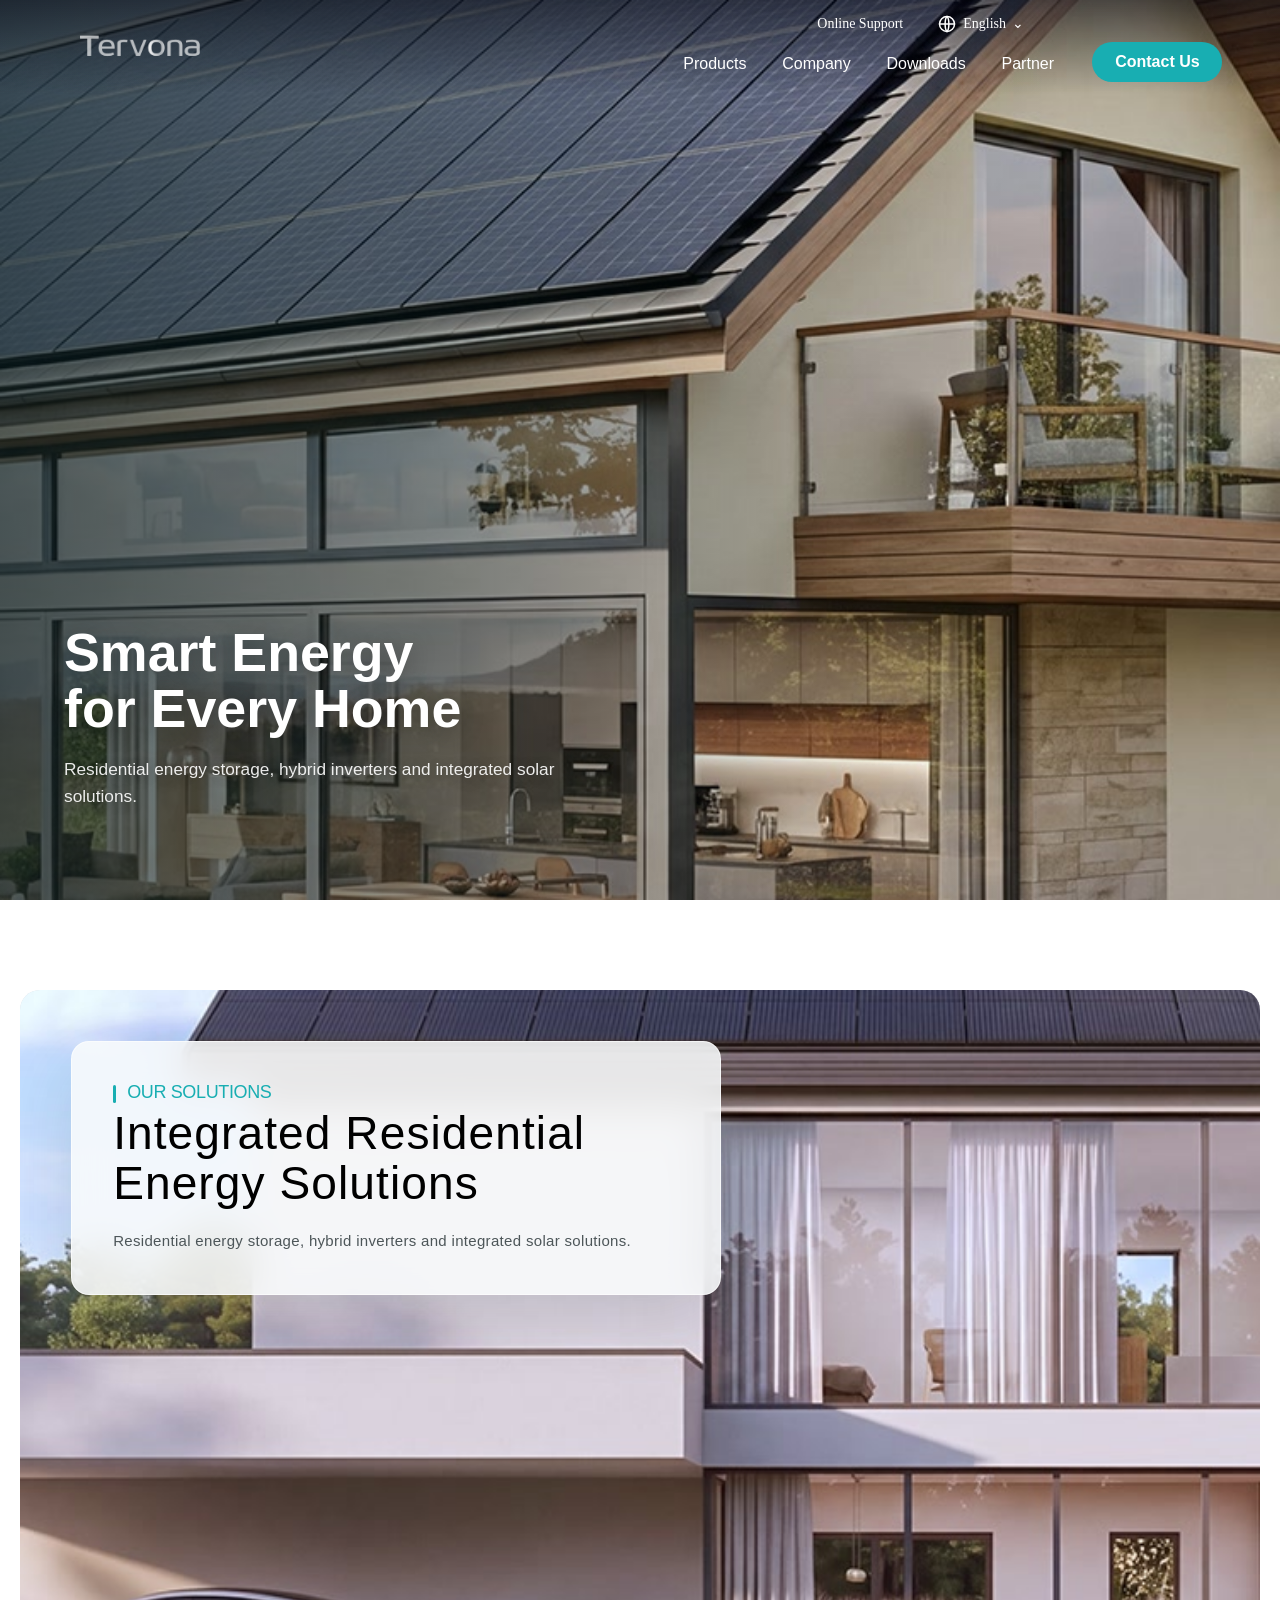
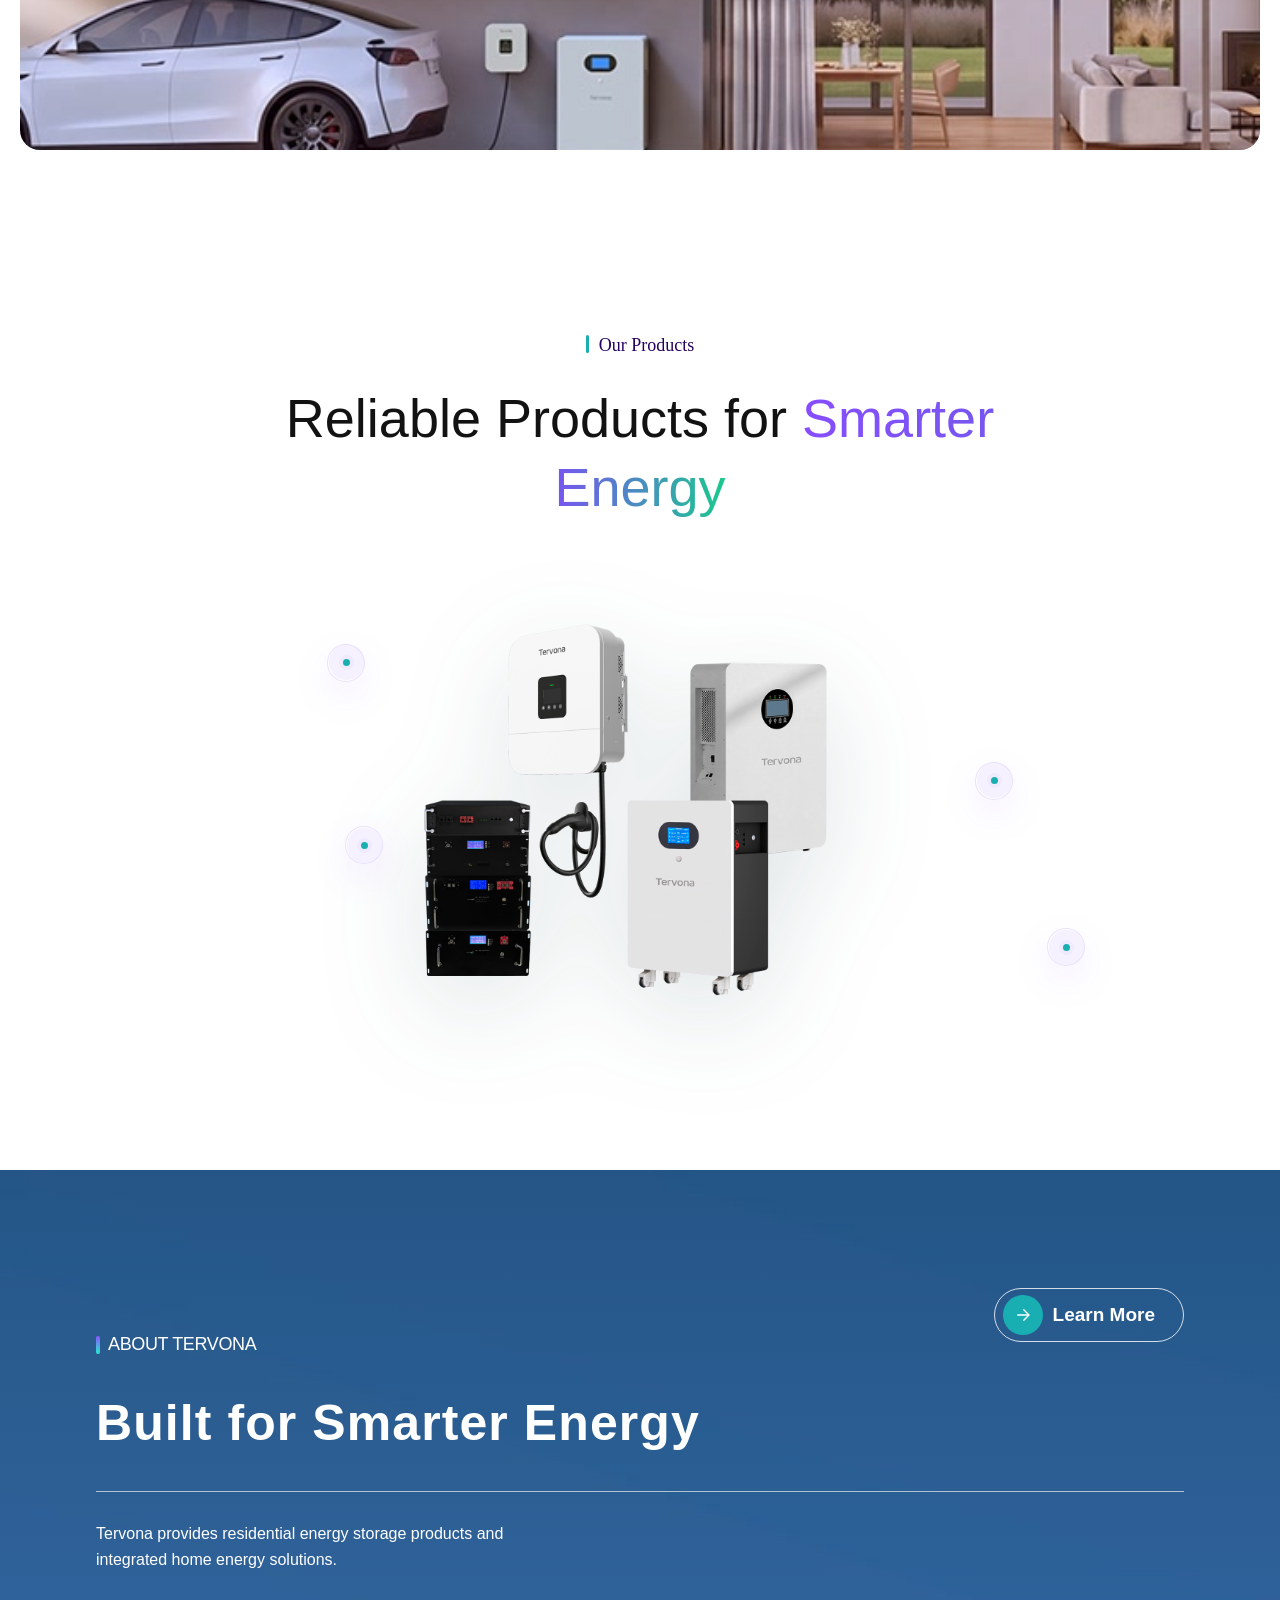
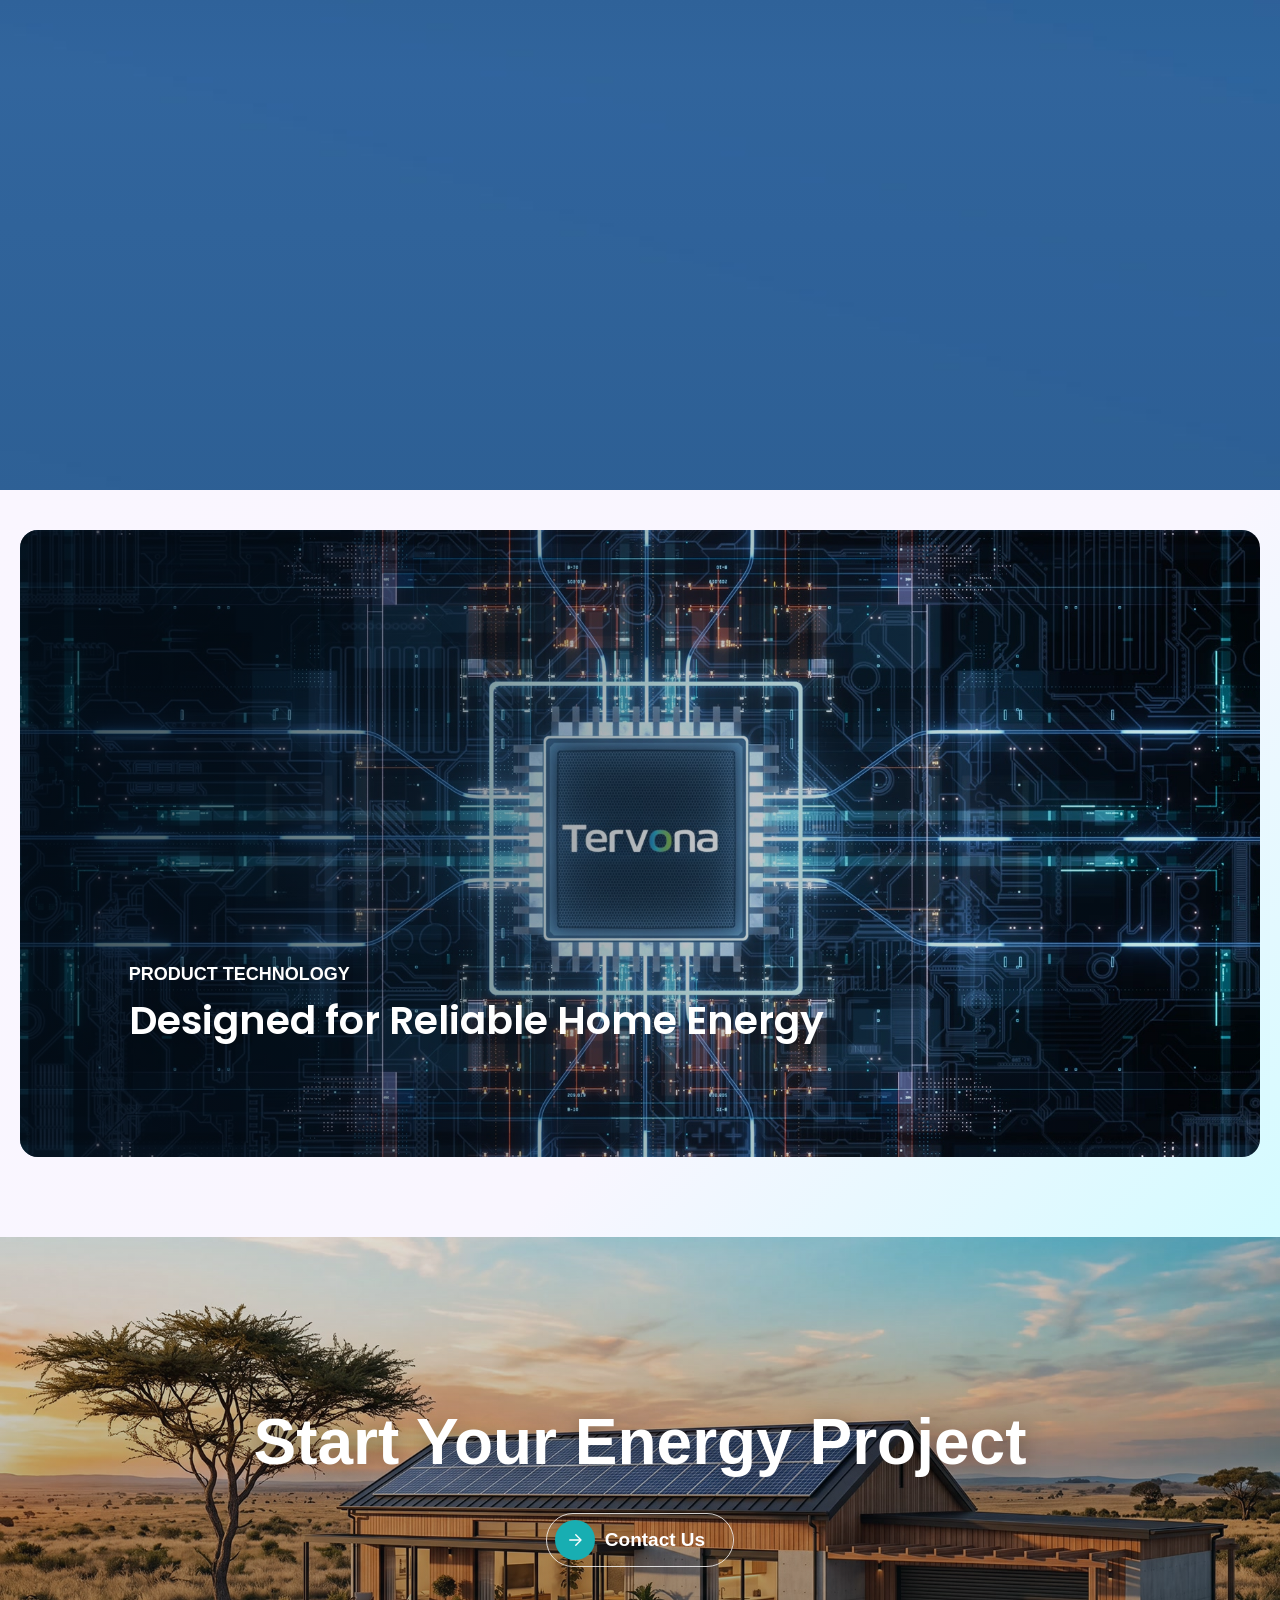
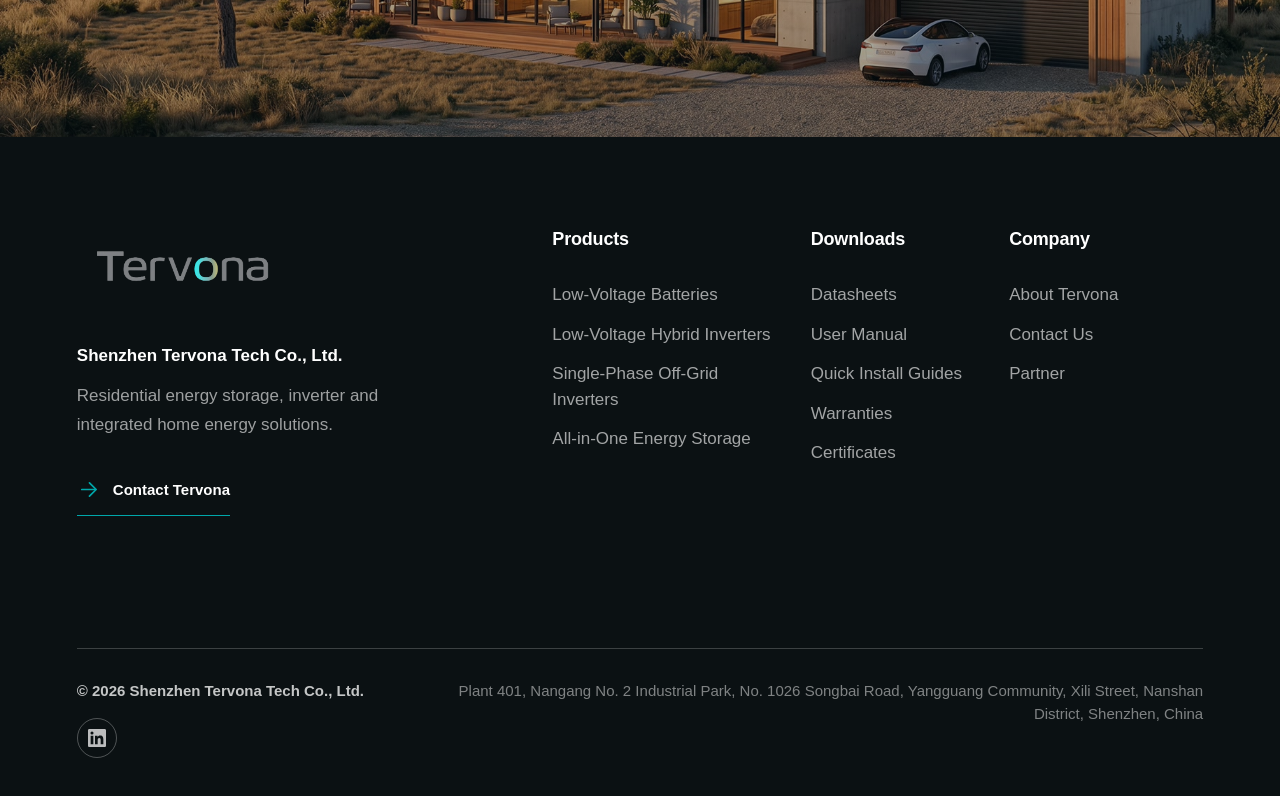
<file: index.html>
<!doctype html>
<html lang="en">
  <head>
    <meta charset="UTF-8" />
    <meta name="viewport" content="width=device-width, initial-scale=1.0" />
    <title>Tervona</title>
    <script>
      (() => {
        const repositoryPath = "/website-cloner-no-motion";
        const usesRepositoryPath = window.location.hostname.endsWith(".github.io")
          || window.location.pathname === repositoryPath
          || window.location.pathname.startsWith(`${repositoryPath}/`);
        window.__SITE_BASE_PATH__ = usesRepositoryPath ? repositoryPath : "";
        const base = document.createElement("base");
        base.href = `${window.location.origin}${window.__SITE_BASE_PATH__ || ""}/`;
        document.head.appendChild(base);
      })();
    </script>
    <link rel="icon" type="image/png" href="assets/tervona-logo-transparent.png" />
    <link rel="stylesheet" href="styles.css?v=20261030-mobile-language-v12" />
    <link rel="stylesheet" href="no-motion.css?v=20261026-tablet-product-hero-v11" />
  </head>
  <body>
    <div id="app"></div>
    <script src="assets/tervona-products.js?v=20261030-short-descriptions-v11"></script>
    <script src="cms-model.js?v=20260713-google-translate1"></script>
    <script src="no-motion.js?v=20260922-home-handoff-v1"></script>
    <script src="app-v3.js?v=20261015-footer-linkedin-v11"></script>
  </body>
</html>
</file>
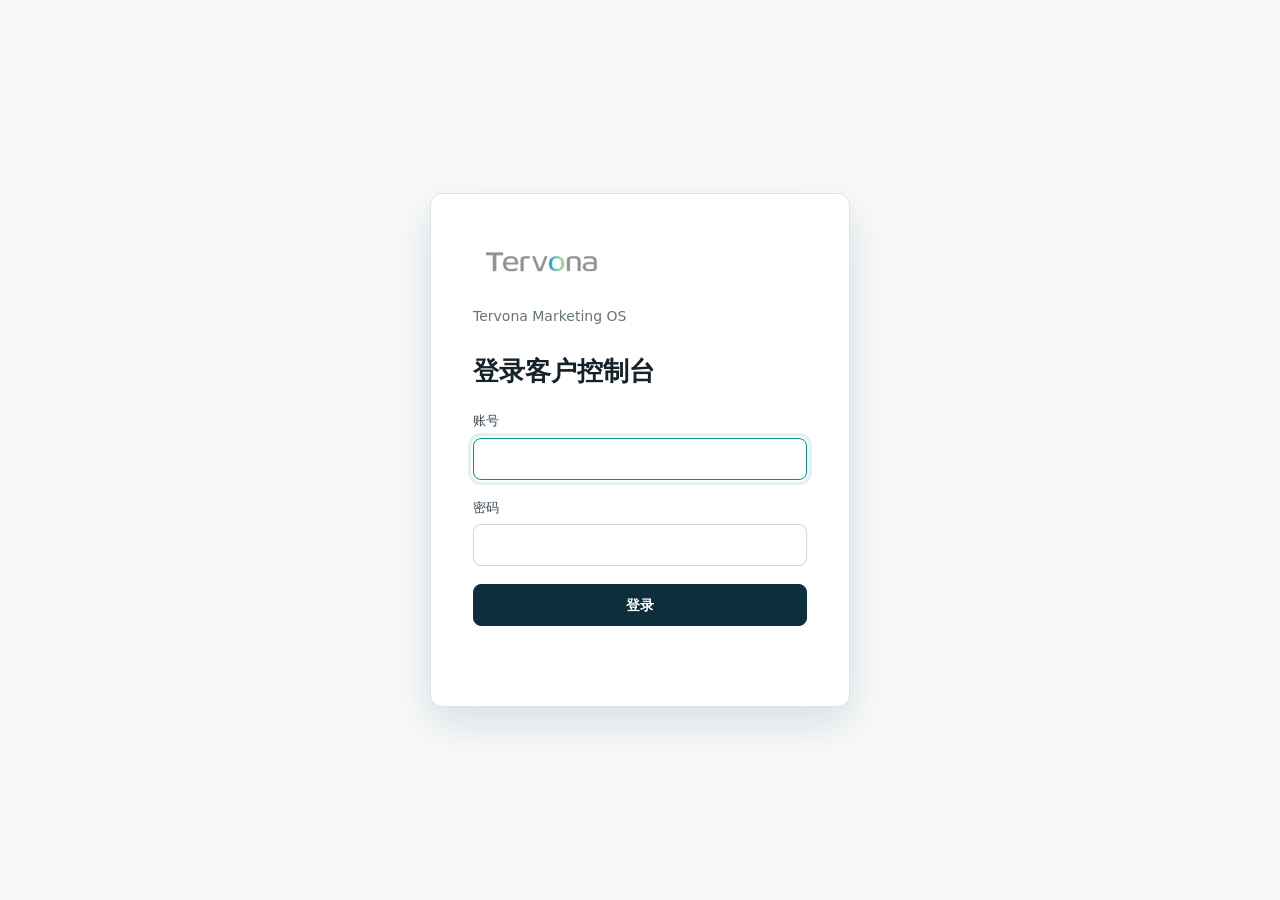
<file: marketing-os/index.html>
<!doctype html>
<html lang="zh-CN">
<head>
  <meta charset="utf-8">
  <meta name="viewport" content="width=device-width, initial-scale=1">
  <meta name="robots" content="noindex,nofollow">
  <title>Tervona Marketing OS</title>
  <link rel="stylesheet" href="/marketing-os/styles.css?v=20260811-1">
  <script defer src="/marketing-os/app.js?v=20260811-1"></script>
</head>
<body>
  <svg class="icon-sprite" aria-hidden="true">
    <symbol id="icon-grid" viewBox="0 0 24 24"><rect x="3" y="3" width="7" height="7" rx="1"/><rect x="14" y="3" width="7" height="7" rx="1"/><rect x="3" y="14" width="7" height="7" rx="1"/><rect x="14" y="14" width="7" height="7" rx="1"/></symbol>
    <symbol id="icon-sparkles" viewBox="0 0 24 24"><path d="m12 3 1.2 3.8L17 8l-3.8 1.2L12 13l-1.2-3.8L7 8l3.8-1.2L12 3Z"/><path d="m5 14 .9 2.6L8.5 18l-2.6.9L5 21l-.9-2.1L2 18l2.1-1.4L5 14Z"/><path d="m19 12 .8 2.2L22 15l-2.2.8L19 18l-.8-2.2L16 15l2.2-.8L19 12Z"/></symbol>
    <symbol id="icon-folder" viewBox="0 0 24 24"><path d="M3 6.5h6l2 2h10v10.5a2 2 0 0 1-2 2H5a2 2 0 0 1-2-2V6.5Z"/><path d="M3 10h18"/></symbol>
    <symbol id="icon-calendar" viewBox="0 0 24 24"><rect x="3" y="5" width="18" height="16" rx="2"/><path d="M7 3v4M17 3v4M3 10h18M8 14h.01M12 14h.01M16 14h.01M8 18h.01M12 18h.01"/></symbol>
    <symbol id="icon-trend" viewBox="0 0 24 24"><path d="M3 19 9 13l4 4 8-10"/><path d="M15 7h6v6"/></symbol>
    <symbol id="icon-megaphone" viewBox="0 0 24 24"><path d="m3 11 16-6v14L3 13v-2Z"/><path d="M7 14v5a2 2 0 0 0 2 2h2v-5"/></symbol>
    <symbol id="icon-shield" viewBox="0 0 24 24"><path d="M12 3 4 6v6c0 5 3.4 8 8 9 4.6-1 8-4 8-9V6l-8-3Z"/><path d="m8.5 12 2.2 2.2 4.8-5"/></symbol>
    <symbol id="icon-check" viewBox="0 0 24 24"><circle cx="12" cy="12" r="9"/><path d="m8 12 2.5 2.5L16 9"/></symbol>
    <symbol id="icon-users" viewBox="0 0 24 24"><path d="M16 21v-2a4 4 0 0 0-4-4H7a4 4 0 0 0-4 4v2"/><circle cx="9.5" cy="7" r="4"/><path d="M17 11a3.5 3.5 0 0 0 0-7M21 21v-2a4 4 0 0 0-3-3.8"/></symbol>
    <symbol id="icon-plus" viewBox="0 0 24 24"><path d="M12 5v14M5 12h14"/></symbol>
    <symbol id="icon-bell" viewBox="0 0 24 24"><path d="M18 8a6 6 0 0 0-12 0c0 7-3 7-3 9h18c0-2-3-2-3-9M10 21h4"/></symbol>
    <symbol id="icon-menu" viewBox="0 0 24 24"><path d="M4 7h16M4 12h16M4 17h16"/></symbol>
    <symbol id="icon-log-out" viewBox="0 0 24 24"><path d="M10 17l5-5-5-5M15 12H3M15 4h4a2 2 0 0 1 2 2v12a2 2 0 0 1-2 2h-4"/></symbol>
    <symbol id="icon-box" viewBox="0 0 24 24"><path d="m12 3 8 4.5v9L12 21l-8-4.5v-9L12 3Z"/><path d="m4.5 7.8 7.5 4.3 7.5-4.3M12 12v9"/></symbol>
    <symbol id="icon-file" viewBox="0 0 24 24"><path d="M6 3h8l4 4v14H6V3Z"/><path d="M14 3v5h5M9 13h6M9 17h6"/></symbol>
    <symbol id="icon-link" viewBox="0 0 24 24"><path d="M10 13a5 5 0 0 0 7.5.5l2-2a5 5 0 0 0-7-7l-1.2 1.2"/><path d="M14 11a5 5 0 0 0-7.5-.5l-2 2a5 5 0 0 0 7 7l1.2-1.2"/></symbol>
    <symbol id="icon-chevron" viewBox="0 0 24 24"><path d="m9 18 6-6-6-6"/></symbol>
    <symbol id="icon-trash" viewBox="0 0 24 24"><path d="M4 7h16M9 7V4h6v3M7 7l1 14h8l1-14M10 11v6M14 11v6"/></symbol>
    <symbol id="icon-edit" viewBox="0 0 24 24"><path d="M4 20h4L19 9l-4-4L4 16v4Z"/><path d="m13.5 6.5 4 4"/></symbol>
    <symbol id="icon-close" viewBox="0 0 24 24"><path d="m6 6 12 12M18 6 6 18"/></symbol>
  </svg>

  <div id="toast" class="toast" role="status" aria-live="polite"></div>

  <main id="login-view" class="login-view" hidden>
    <section class="login-panel" aria-labelledby="login-title">
      <img src="/assets/tervona-logo-transparent.png" alt="Tervona" class="login-logo">
      <p>Tervona Marketing OS</p>
      <h1 id="login-title">登录客户控制台</h1>
      <form id="login-form">
        <label>账号<input name="username" autocomplete="username" required></label>
        <label>密码<input name="password" type="password" autocomplete="current-password" required></label>
        <button type="submit" class="button button-primary button-block">登录</button>
        <p id="login-error" class="form-error" role="alert"></p>
      </form>
    </section>
  </main>

  <div id="console-shell" class="console-shell" hidden>
    <aside class="sidebar" id="sidebar">
      <div class="brand">
        <img src="/assets/tervona-logo-transparent.png" alt="Tervona">
        <span>Tervona Marketing OS</span>
      </div>
      <nav id="primary-nav" aria-label="主导航"></nav>
      <div class="sidebar-footer">
        <a href="/" target="_blank" rel="noopener">查看网站 <span aria-hidden="true">↗</span></a>
      </div>
    </aside>
    <button id="mobile-nav-backdrop" class="mobile-nav-backdrop" type="button" aria-label="关闭导航" hidden></button>

    <section class="workspace">
      <header class="topbar">
        <button id="mobile-menu" class="icon-button mobile-menu" type="button" aria-label="打开导航" aria-expanded="false"><svg><use href="#icon-menu"/></svg></button>
        <h1 id="page-title">运营总览</h1>
        <div class="topbar-actions">
          <button class="workspace-button" type="button"><span class="workspace-mark">T</span>Tervona <span aria-hidden="true">⌄</span></button>
          <button class="icon-button" type="button" aria-label="通知"><svg><use href="#icon-bell"/></svg></button>
          <button id="user-menu-button" class="user-button" type="button" aria-expanded="false"><span id="user-avatar">T</span><span id="user-name">Tervona</span><span aria-hidden="true">⌄</span></button>
          <div id="user-menu" class="user-menu" hidden>
            <p id="user-role"></p>
            <button id="logout-button" type="button"><svg><use href="#icon-log-out"/></svg>退出登录</button>
          </div>
        </div>
      </header>
      <div id="page-content" class="page-content" tabindex="-1"></div>
    </section>
  </div>

  <div id="modal" class="modal" hidden>
    <div class="modal-backdrop" data-close-modal></div>
    <section class="modal-dialog" role="dialog" aria-modal="true" aria-labelledby="modal-title">
      <header><div><h2 id="modal-title"></h2><p id="modal-description"></p></div><button type="button" class="icon-button" data-close-modal aria-label="关闭"><svg><use href="#icon-close"/></svg></button></header>
      <div id="modal-body"></div>
    </section>
  </div>
</body>
</html>
</file>
<file: styles.css>
@font-face {
  font-family: "TERVONA-Light";
  src: url("assets/tervona-fonts/PoppinsLight.woff2") format("woff2");
  font-display: swap;
}

/* Visual page builder */
.cms-record-actions button.visual { background:#8855ff; color:#fff; border-color:#8855ff; }
.cms-visual-editor { --ve-purple:#7950f2; --ve-border:#e4e7ec; --ve-muted:#667085; position:fixed; inset:0; z-index:10000; background:#f2f4f7; color:#101828; font-family:Inter,Poppins,Arial,sans-serif; overflow:hidden; }
.cms-visual-editor button,.cms-visual-editor input,.cms-visual-editor select,.cms-visual-editor textarea { font:inherit; }
.cms-visual-toolbar { height:64px; display:grid; grid-template-columns:320px 1fr 420px; align-items:center; padding:0 16px; background:#fff; border-bottom:1px solid var(--ve-border); }
.cms-visual-page-name,.cms-visual-toolbar-actions,.cms-visual-devices { display:flex; align-items:center; gap:8px; }
.cms-visual-page-name button { width:34px; height:34px; border:1px solid var(--ve-border); border-radius:8px; background:#fff; font-size:22px; }
.cms-visual-page-name b { font-size:15px; }.cms-visual-page-name span { color:var(--ve-muted); font-size:12px; }
.cms-visual-devices { justify-content:center; }.cms-visual-devices button,.cms-visual-toolbar-actions button,.cms-visual-toolbar-actions a { height:36px; padding:0 14px; border:1px solid var(--ve-border); border-radius:8px; background:#fff; color:#344054; text-decoration:none; display:inline-flex; align-items:center; }
.cms-visual-devices button.active { color:var(--ve-purple); border-color:#b8a3ff; background:#f7f5ff; }
.cms-visual-toolbar-actions { justify-content:flex-end; }.cms-visual-toolbar-actions .primary { color:#fff; border-color:var(--ve-purple); background:var(--ve-purple); padding-inline:24px; font-weight:650; }
.cms-visual-body { height:calc(100vh - 64px); display:grid; grid-template-columns:292px minmax(480px,1fr) 240px; }
.cms-visual-inspector,.cms-visual-layers { background:#fff; overflow:auto; }
.cms-visual-inspector { border-right:1px solid var(--ve-border); }.cms-visual-layers { border-left:1px solid var(--ve-border); }
.cms-visual-tabs { height:62px; display:grid; grid-template-columns:repeat(3,1fr); border-bottom:1px solid var(--ve-border); }
.cms-visual-tabs button { border:0; border-bottom:2px solid transparent; background:#fff; color:#475467; font-size:13px; }.cms-visual-tabs button.active { color:var(--ve-purple); border-color:var(--ve-purple); }
.cms-visual-inspector-title { padding:17px 18px 13px; border-bottom:1px solid #f0f1f3; }.cms-visual-inspector-title span { display:block; font-size:11px; color:#98a2b3; margin-bottom:4px; }.cms-visual-inspector-title b { font-size:15px; }
.cms-visual-fields { padding:18px; display:grid; gap:17px; }.cms-visual-fields>label,.cms-visual-media-field { display:grid; gap:7px; font-size:12px; color:#475467; }
.cms-visual-fields input[type=text],.cms-visual-fields select,.cms-visual-fields textarea { width:100%; border:1px solid #d0d5dd; border-radius:7px; background:#fff; padding:9px 10px; color:#101828; outline:none; }
.cms-visual-fields textarea { min-height:74px; resize:vertical; line-height:1.5; }.cms-visual-fields input:focus,.cms-visual-fields select:focus,.cms-visual-fields textarea:focus { border-color:#9b7dff; box-shadow:0 0 0 3px #f0ebff; }
.cms-visual-range>div,.cms-visual-color>div { display:flex; align-items:center; gap:10px; }.cms-visual-range input { flex:1; accent-color:var(--ve-purple); }.cms-visual-range output { min-width:54px; padding:7px; text-align:center; border:1px solid #d0d5dd; border-radius:6px; color:#344054; }
.cms-visual-color input { width:42px; height:36px; padding:3px; border:1px solid #d0d5dd; border-radius:7px; background:#fff; }.cms-visual-color code { flex:1; padding:8px; border:1px solid #d0d5dd; border-radius:7px; }
.cms-visual-media-field img { width:100%; aspect-ratio:16/8; object-fit:cover; border-radius:8px; border:1px solid var(--ve-border); }.cms-visual-media-field>div { display:grid; grid-template-columns:1fr 1fr; gap:8px; }.cms-visual-media-field button { min-height:36px; border:1px solid #a78bfa; border-radius:7px; color:var(--ve-purple); background:#fff; }
.cms-visual-note { padding:12px; border:1px solid #e9e3ff; border-radius:8px; background:#f8f6ff; color:#6941c6; font-size:12px; line-height:1.6; }
.cms-visual-canvas-wrap { position:relative; min-width:0; display:flex; flex-direction:column; overflow:hidden; background:#eef0f3; }
.cms-visual-canvas { width:min(100% - 44px,1200px); height:calc(100% - 48px); margin:20px auto 0; background:#fff; overflow:auto; box-shadow:0 3px 16px rgba(16,24,40,.12); transition:width .25s ease; }.cms-visual-canvas.tablet { width:min(760px,calc(100% - 44px)); }.cms-visual-canvas.mobile { width:min(390px,calc(100% - 44px)); }
.cms-visual-site-header { height:68px; padding:0 34px; display:flex; align-items:center; gap:28px; background:#fff; }.cms-visual-site-header img { width:76px; }.cms-visual-site-header nav { margin-left:auto; display:flex; gap:26px; font-size:12px; }.cms-visual-site-header>button { border:0; border-radius:999px; padding:10px 16px; background:#8855ff; color:#fff; font-size:12px; }
.cms-visual-canvas.mobile .cms-visual-site-header nav { display:none; }.cms-visual-canvas.mobile .cms-visual-site-header { padding:0 16px; }.cms-visual-canvas.mobile .cms-visual-site-header>button { margin-left:auto; }
.cms-visual-hero { position:relative; min-height:520px; display:flex; align-items:center; background-size:cover; background-position:center; cursor:pointer; }.cms-visual-canvas.mobile .cms-visual-hero { min-height:590px; }.cms-visual-hero-shade { position:absolute; inset:0; background:linear-gradient(90deg,rgba(0,0,0,.88),rgba(0,0,0,.52) 64%,rgba(0,0,0,.2)); }
.cms-visual-hero-copy { position:relative; z-index:2; width:72%; padding:54px; }.cms-visual-canvas.mobile .cms-visual-hero-copy { width:100%; padding:28px; }.cms-visual-hero h1 { margin:0; font-family:Poppins,Arial,sans-serif; letter-spacing:-.045em; }.cms-visual-hero p { max-width:620px; margin:18px 0 26px; line-height:1.55; }
.cms-visual-selectable { position:relative; border:1px solid transparent; }.cms-visual-selectable:hover { outline:1px dashed #a78bfa; }.cms-visual-selectable.selected { outline:2px solid var(--ve-purple); outline-offset:8px; }.cms-visual-element-tools { display:none; position:absolute; left:50%; top:-48px; transform:translateX(-50%); padding:8px 12px; background:var(--ve-purple); color:#fff; border-radius:7px; white-space:nowrap; font-size:12px; }.cms-visual-selectable.selected .cms-visual-element-tools { display:block; }
.cms-visual-preview-cta { padding:12px 19px; border:0; border-radius:8px; background:#8855ff; color:#fff; }.cms-visual-image-handle { position:absolute; right:14px; top:14px; z-index:3; padding:8px 11px; border:1px solid rgba(255,255,255,.7); border-radius:7px; color:#fff; background:rgba(17,24,39,.65); }.cms-visual-image-handle.active { background:#8855ff; }
.cms-visual-next-section { min-height:220px; padding:38px 48px; display:grid; grid-template-columns:1.2fr 1fr; gap:30px; background:#fff; }.cms-visual-next-section span { color:#8855ff; font-size:10px; letter-spacing:.12em; }.cms-visual-next-section h2 { margin:8px 0; font-size:28px; line-height:1.12; }.cms-visual-placeholder-art { min-height:130px; border-radius:12px; background:linear-gradient(145deg,#e8edf4,#f8fafc); }
.cms-visual-status { height:36px; margin-top:auto; padding:0 16px; display:flex; align-items:center; gap:20px; border-top:1px solid var(--ve-border); background:#fff; color:#667085; font-size:11px; }.cms-visual-status b { margin-left:auto; color:#12b76a; font-weight:500; }
.cms-visual-layers-head { height:58px; padding:0 15px; display:flex; align-items:center; justify-content:space-between; border-bottom:1px solid var(--ve-border); }.cms-visual-layers-head b { font-size:13px; }.cms-visual-layers-head span { color:#12b76a; font-size:10px; }
.cms-visual-layers>button { width:calc(100% - 20px); min-height:43px; margin:5px 10px 0; padding:0 10px; display:flex; align-items:center; justify-content:space-between; border:1px solid #e4e7ec; border-radius:7px; background:#fff; color:#344054; text-align:left; font-size:12px; }.cms-visual-layers>button.child { width:calc(100% - 34px); margin-left:24px; }.cms-visual-layers>button.active { color:#6941c6; border-color:#b8a3ff; background:#f5f2ff; }.cms-visual-layers em { color:#98a2b3; font-style:normal; }
.cms-visual-media-modal { display:none; position:absolute; z-index:8; left:4%; right:4%; bottom:42px; max-height:66%; border:1px solid #d0d5dd; border-radius:12px; background:#fff; box-shadow:0 24px 70px rgba(16,24,40,.25); overflow:hidden; }.cms-visual-media-modal.open { display:flex; flex-direction:column; }
.cms-visual-modal-head,.cms-visual-media-tools,.cms-visual-modal-foot { padding:14px 16px; display:flex; align-items:center; justify-content:space-between; border-bottom:1px solid var(--ve-border); }.cms-visual-modal-head div { display:grid; gap:3px; }.cms-visual-modal-head b { font-size:15px; }.cms-visual-modal-head span,.cms-visual-modal-foot span { color:#667085; font-size:11px; }.cms-visual-modal-head>button { border:0; background:transparent; font-size:22px; }
.cms-visual-media-tools { gap:12px; }.cms-visual-media-tools nav { display:flex; gap:3px; }.cms-visual-media-tools button { padding:7px 11px; border:1px solid var(--ve-border); border-radius:6px; background:#fff; font-size:11px; }.cms-visual-media-tools nav button.active { color:#6941c6; border-color:#b8a3ff; }.cms-visual-media-tools input { min-width:180px; margin-left:auto; padding:8px 10px; border:1px solid #d0d5dd; border-radius:7px; }
.cms-visual-media-grid { padding:14px 16px; display:grid; grid-template-columns:repeat(5,minmax(90px,1fr)); gap:10px; overflow:auto; }.cms-visual-media-grid button { position:relative; padding:0; border:2px solid transparent; border-radius:8px; background:#f2f4f7; overflow:hidden; text-align:left; }.cms-visual-media-grid button.active { border-color:var(--ve-purple); }.cms-visual-media-grid img { width:100%; aspect-ratio:4/2.6; object-fit:cover; display:block; }.cms-visual-media-grid span { display:block; padding:6px 7px; overflow:hidden; white-space:nowrap; text-overflow:ellipsis; font-size:10px; }
.cms-visual-modal-foot { border-top:1px solid var(--ve-border); border-bottom:0; }.cms-visual-modal-foot .primary { padding:9px 17px; border:0; border-radius:7px; color:#fff; background:var(--ve-purple); }
@media (max-width:1180px) { .cms-visual-toolbar { grid-template-columns:260px 1fr 330px; }.cms-visual-body { grid-template-columns:260px minmax(400px,1fr); }.cms-visual-layers { display:none; }.cms-visual-toolbar-actions button:not(.primary) { display:none; }.cms-visual-site-header nav { gap:14px; }.cms-visual-media-grid { grid-template-columns:repeat(4,1fr); } }

@font-face {
  font-family: "TERVONA-Regular";
  src: url("assets/tervona-fonts/PoppinsRegular.woff2") format("woff2");
  font-display: swap;
}

@font-face {
  font-family: "TERVONA-Medium";
  src: url("assets/tervona-fonts/PoppinsMedium.woff2") format("woff2");
  font-display: swap;
}

@font-face {
  font-family: "TERVONA-SemiBold";
  src: url("assets/tervona-fonts/PoppinsSemiBold.woff2") format("woff2");
  font-display: swap;
}

@font-face {
  font-family: "TERVONA-Bold";
  src: url("assets/tervona-fonts/PoppinsBold.woff2") format("woff2");
  font-display: swap;
}

@font-face {
  font-family: "TERVONA-ManSemiBold";
  src: url("assets/tervona-fonts/Manrope-SemiBold.woff2") format("woff2");
  font-display: swap;
}

:root {
  --purple: #8655ff;
  --purple-soft: #c8b6ff;
  --ink: #121212;
  --muted: #666;
  --line: #ececf0;
  --white: #ffffff;
  --dark: #151515;
  --green: #25e577;
  --shadow: 0 24px 80px rgba(0, 0, 0, 0.12);
  --button-color: var(--purple);
  --button-text-color: #fff;
  --button-radius: 999px;
  --site-font-family: var(--font-regular);
  --heading-font-family: var(--font-semibold);
  --base-font-size: 19px;
  --body-font-weight: 400;
  --body-line-height: 1.55;
  --nav-font-size: 20px;
  --nav-font-weight: 400;
  --button-font-size: 19px;
  --button-font-weight: 700;
  --hero-title-size: clamp(52px, 6vw, 100px);
  --section-title-size: clamp(36px, 5vw, 64px);
  --card-title-size: 23px;
  --heading-font-weight: 600;
  --card-title-weight: 600;
  --font-light: "TERVONA-Light", "Poppins", "Microsoft YaHei", Arial, sans-serif;
  --font-regular: "TERVONA-Regular", "Poppins", "Microsoft YaHei", Arial, sans-serif;
  --font-medium: "TERVONA-Medium", "Poppins", "Microsoft YaHei", Arial, sans-serif;
  --font-semibold: "TERVONA-SemiBold", "Poppins", "Microsoft YaHei", Arial, sans-serif;
  --font-bold: "TERVONA-Bold", "Poppins", "Microsoft YaHei", Arial, sans-serif;
  --font-man: "TERVONA-ManSemiBold", "Manrope", "Poppins", Arial, sans-serif;
}

* {
  box-sizing: border-box;
}

html {
  scroll-behavior: smooth;
  overflow-x: clip;
}

body {
  margin: 0;
  overflow-x: clip;
  color: var(--ink);
  background: var(--white);
  font-family: var(--site-font-family);
  font-size: var(--base-font-size);
  font-weight: var(--body-font-weight);
  line-height: var(--body-line-height);
}

h1,
h2,
h3,
h4,
h5,
h6 {
  font-family: var(--heading-font-family);
}

a {
  color: inherit;
  text-decoration: none;
}

button {
  font: inherit;
  cursor: pointer;
}

svg {
  width: 20px;
  height: 20px;
}

.topbar {
  position: fixed;
  z-index: 50;
  top: 0;
  left: 0;
  right: 0;
  height: 90px;
  color: #111;
  background: rgba(255, 255, 255, 0.96);
  transition: color 0.25s ease, background 0.25s ease, box-shadow 0.25s ease, transform 0.34s ease;
  backdrop-filter: blur(16px);
}

.topbar.hide {
  transform: translateY(-102%);
}

.topbar.solid,
.topbar:hover {
  color: #111;
  background: rgba(255, 255, 255, 0.96);
  box-shadow: 0 8px 28px rgba(0, 0, 0, 0.08);
  backdrop-filter: blur(16px);
}

.topbar.topbar-overlay:not(.solid):not(:hover) {
  color: #fff;
  background: linear-gradient(180deg, rgba(5, 7, 18, 0.58), rgba(5, 7, 18, 0));
  box-shadow: none;
  backdrop-filter: none;
}

.topbar.topbar-overlay:not(.solid):not(:hover) .logo-light { opacity: 1; }
.topbar.topbar-overlay:not(.solid):not(:hover) .logo-dark { opacity: 0; }
.topbar.topbar-overlay:not(.solid):not(:hover) .logo-light {
  filter: brightness(0) invert(1);
}

@media (min-width: 1001px) {
  .topbar.topbar-overlay { height: 56px; }
  .topbar.topbar-overlay .main-nav { height: 56px; padding: 0 40px; gap: 32px; }
  .topbar.topbar-overlay .fox-logo { width: 148px; height: 48px; }
  .topbar.topbar-overlay .top-small { top: 6px; right: 204px; gap: 22px; font-size: 12px; }
  .topbar.topbar-overlay .nav-links { gap: 34px; padding-top: 28px; font-size: 17px; }
  .topbar.topbar-overlay .nav-item > a { padding-bottom: 4px; }
  .topbar.topbar-overlay .nav-item > a::after { margin-top: 2px; }
  .topbar.topbar-overlay .contact-pill { min-width: 110px; height: 34px; font-size: 15px; }
}

.top-small {
  position: absolute;
  top: 14px;
  right: 226px;
  display: flex;
  align-items: center;
  gap: 25px;
  font-family: Georgia, "Times New Roman", serif;
  font-size: 12px;
}

.region,
.mobile-menu {
  border: 0;
  color: inherit;
  background: transparent;
}

.region {
  display: flex;
  align-items: center;
  gap: 6px;
  font-size: 12px;
}

.language-switcher {
  position: relative;
}

.region i {
  font-style: normal;
}

.language-menu {
  position: absolute;
  top: calc(100% + 12px);
  right: 0;
  z-index: 90;
  min-width: 178px;
  max-height: 320px;
  overflow-y: auto;
  display: grid;
  padding: 8px;
  border: 1px solid rgba(137, 85, 255, 0.14);
  border-radius: 12px;
  background: rgba(255, 255, 255, 0.98);
  box-shadow: 0 18px 48px rgba(17, 8, 54, 0.14);
  opacity: 0;
  pointer-events: none;
  transform: translateY(-6px);
  transition: opacity 0.2s ease, transform 0.2s ease;
}

.language-switcher.open .language-menu {
  opacity: 1;
  pointer-events: auto;
  transform: translateY(0);
}

.language-menu button {
  width: 100%;
  border: 0;
  border-radius: 8px;
  padding: 9px 10px;
  color: #1d1235;
  background: transparent;
  text-align: left;
  font-size: 13px;
}

.language-menu button:hover,
.language-menu button.active {
  color: var(--purple);
  background: rgba(137, 85, 255, 0.08);
}

.goog-te-banner-frame,
.goog-te-gadget-icon,
.goog-logo-link {
  display: none !important;
}

#google_translate_element {
  position: fixed;
  left: -9999px;
  top: -9999px;
  width: 1px;
  height: 1px;
  overflow: hidden;
}

body {
  top: 0 !important;
}

.main-nav {
  height: 90px;
  display: flex;
  align-items: center;
  padding: 0 58px;
  gap: 44px;
}

.fox-logo {
  position: relative;
  flex: 0 0 auto;
  width: 164px;
  height: 58px;
  display: block;
  overflow: hidden;
}

.fox-logo img {
  position: absolute;
  inset: 0;
  width: 100%;
  height: 100%;
  object-fit: contain;
  border-radius: 0;
  background: transparent;
  display: block;
  transition: opacity 0.2s ease;
}

.fox-logo .logo-dark {
  opacity: 0;
}

.topbar .logo-light {
  opacity: 0;
}

.topbar .logo-dark {
  opacity: 1;
}

.topbar.solid .logo-light,
.topbar:hover .logo-light {
  opacity: 0;
  filter: none;
}

.topbar.solid .logo-dark,
.topbar:hover .logo-dark {
  opacity: 1;
}

.nav-links {
  margin-left: auto;
  display: flex;
  align-items: flex-end;
  gap: 38px;
  height: 100%;
  padding-top: 50px;
  font-size: var(--nav-font-size);
  font-weight: var(--nav-font-weight);
}

.nav-item {
  height: 100%;
}

.nav-item > a {
  display: block;
  padding-bottom: 12px;
  white-space: nowrap;
}

.nav-item > a::after {
  content: "";
  display: block;
  width: 0;
  height: 2px;
  margin-top: 6px;
  background: var(--purple);
  transition: width 0.25s ease;
}

.nav-item:hover > a::after {
  width: 100%;
}

.contact-pill {
  min-width: 142px;
  height: 42px;
  display: inline-flex;
  align-items: center;
  justify-content: center;
  gap: 8px;
  padding: 0 18px;
  color: var(--button-text-color);
  background: var(--button-color);
  border-radius: var(--button-radius);
  font-size: var(--button-font-size);
  font-weight: var(--button-font-weight);
}

.mobile-menu {
  display: none;
}

.mobile-drawer {
  position: fixed;
  inset: 0;
  z-index: 80;
  display: none;
  background: rgba(12, 0, 32, 0.46);
  opacity: 0;
  pointer-events: none;
  transition: opacity 0.26s ease;
}

.topbar.mobile-open .mobile-drawer {
  display: block;
  opacity: 1;
  pointer-events: auto;
}

.mobile-drawer-panel {
  position: absolute;
  inset: 0 0 0 auto;
  width: min(88vw, 420px);
  height: 100%;
  padding: 20px 22px 28px;
  overflow-y: auto;
  color: #111;
  background: rgba(255, 255, 255, 0.98);
  box-shadow: -24px 0 60px rgba(0, 0, 0, 0.18);
  transform: translateX(100%);
  transition: transform 0.34s cubic-bezier(0.22, 1, 0.36, 1);
}

.topbar.mobile-open .mobile-drawer-panel {
  transform: translateX(0);
}

.mobile-drawer-head,
.mobile-drawer-item > div,
.mobile-drawer-tools {
  display: flex;
  align-items: center;
}

.mobile-drawer-head {
  justify-content: space-between;
  min-height: 58px;
}

.mobile-drawer-head button,
.mobile-drawer-item button {
  border: 0;
  background: transparent;
}

.mobile-drawer-head button {
  width: 42px;
  height: 42px;
  font-size: 30px;
  line-height: 1;
}

.mobile-drawer-tools {
  flex-wrap: wrap;
  gap: 10px;
  margin: 18px 0 22px;
  color: #5f35df;
  font-size: 13px;
}

.mobile-drawer-tools a,
.mobile-drawer-tools span,
.mobile-drawer-tools .region {
  min-height: 32px;
  display: inline-flex;
  align-items: center;
  gap: 5px;
  padding: 0 11px;
  border: 1px solid #eee8ff;
  border-radius: 999px;
  background: #faf8ff;
}

.mobile-drawer-tools .language-switcher {
  width: 100%;
}

.mobile-drawer-tools .region {
  width: 100%;
  justify-content: space-between;
  color: #5f35df;
}

.mobile-drawer-tools .language-menu {
  position: static;
  width: 100%;
  max-height: 0;
  margin-top: 8px;
  padding: 0;
  overflow: hidden;
  border: 0;
  box-shadow: none;
  opacity: 1;
  pointer-events: none;
  transform: none;
}

.mobile-drawer-tools .language-switcher.open .language-menu {
  max-height: 260px;
  padding: 8px;
  border: 1px solid rgba(137, 85, 255, 0.14);
  pointer-events: auto;
}

.mobile-drawer-nav {
  border-top: 1px solid #eee;
}

.mobile-drawer-item {
  border-bottom: 1px solid #eee;
}

.mobile-drawer-item > div {
  min-height: 58px;
  justify-content: space-between;
  gap: 16px;
}

.mobile-drawer-item > div > a {
  font-family: var(--font-semibold);
  font-size: 21px;
}

.mobile-drawer-item button {
  width: 38px;
  height: 38px;
  color: var(--purple);
  font-size: 22px;
  transition: transform 0.2s ease;
}

.mobile-drawer-item.open button {
  transform: rotate(180deg);
}

.mobile-submenu {
  display: block;
  max-height: 0;
  overflow: hidden;
  transition: max-height 0.24s ease;
}

.mobile-drawer-item.open .mobile-submenu {
  max-height: 520px;
  padding-bottom: 12px;
}

.mobile-submenu a {
  min-height: 46px;
  display: flex;
  align-items: center;
  gap: 12px;
  padding: 8px 4px 8px 14px;
  color: #444;
}

.mobile-submenu img {
  width: 26px;
  height: 26px;
  object-fit: contain;
}

.mobile-contact {
  min-height: 48px;
  display: inline-flex;
  align-items: center;
  gap: 10px;
  margin-top: 24px;
  padding: 0 20px;
  color: var(--button-text-color);
  background: var(--button-color);
  border-radius: var(--button-radius);
  font-family: var(--font-semibold);
  font-size: var(--button-font-size);
  font-weight: var(--button-font-weight);
}

body.mobile-menu-lock {
  overflow: hidden;
}

.mega {
  position: fixed;
  z-index: 48;
  top: 90px;
  left: 0;
  right: 0;
  padding: 0 42px;
  color: #111;
  background: rgba(255, 255, 255, 0.98);
  border-top: 1px solid var(--line);
  box-shadow: var(--shadow);
  opacity: 0;
  pointer-events: none;
  transform: translateY(-16px);
  transition: opacity 0.24s ease, transform 0.24s ease;
}

.fox-dropdown {
  padding: 0;
}

.drop-inner {
  max-width: 1400px;
  margin: 0 auto;
  padding: 60px 0;
}

.drop-top {
  display: flex;
  align-items: flex-end;
  justify-content: space-between;
  gap: 32px;
  padding-bottom: 34px;
  margin-bottom: 40px;
  border-bottom: 1px solid #e5e5e5;
}

.drop-top h3 {
  margin: 0 0 16px;
  color: #000;
  font-size: 28px;
  line-height: 1.2;
  font-weight: 700;
}

.drop-top p {
  margin: 0;
  color: #666;
  font-size: 16px;
}

.all-products {
  display: inline-flex;
  align-items: center;
  gap: 16px;
  color: var(--purple);
  font-size: 16px;
  font-weight: 500;
}

.all-products span {
  width: 40px;
  height: 28px;
  display: grid;
  place-items: center;
  border: 1px solid var(--purple);
  border-radius: 999px;
}

.all-products svg {
  width: 17px;
  height: 17px;
}

.drop-grid {
  --gap-x: 20px;
  --gap-y: 30px;
  display: grid;
  grid-template-columns: repeat(4, minmax(0, 1fr));
  gap: var(--gap-y) var(--gap-x);
}

.support-drop .drop-grid {
  grid-template-columns: repeat(3, minmax(0, 1fr));
}

.drop-pill {
  position: relative;
  min-height: 48px;
  display: flex;
  align-items: center;
  gap: 20px;
  padding: 8px 28px;
  overflow: hidden;
  color: #000;
  background: #fff;
  border: 1px solid #eee8ff;
  border-radius: 80px;
  transition: color 0.28s ease, background 0.28s ease, border 0.28s ease;
}

.drop-pill img {
  width: 32px;
  height: 32px;
  object-fit: contain;
  filter: hue-rotate(235deg) saturate(1.5);
}

.drop-pill:hover {
  color: #fff;
  background: var(--purple);
  border-color: transparent;
}

.drop-pill:hover img {
  filter: brightness(0) invert(1);
}

.nav-item:hover .mega,
.nav-item:focus-within .mega,
.nav-item.open .mega {
  opacity: 1;
  pointer-events: auto;
  transform: translateY(0);
}

.mega-inner {
  max-width: 1280px;
  min-height: 310px;
  margin: 0 auto;
  display: grid;
  grid-template-columns: 1.1fr 1fr 1fr 0.9fr;
  gap: 34px;
  padding: 42px 0;
}

.mega-copy p,
.section-title span,
.energy-copy span {
  margin: 0 0 14px;
  color: var(--purple);
  font-family: Georgia, "Times New Roman", serif;
}

.mega-copy h3 {
  max-width: 360px;
  margin: 0 0 24px;
  font-size: 30px;
  line-height: 1.14;
  font-weight: 500;
}

.link-arrow {
  display: inline-flex;
  align-items: center;
  gap: 10px;
  font-weight: 700;
}

.mega-col h4 {
  margin: 4px 0 16px;
  font-size: 14px;
  color: var(--muted);
}

.mega-col a {
  min-height: 38px;
  display: flex;
  align-items: center;
  justify-content: space-between;
  border-bottom: 1px solid var(--line);
  font-size: 16px;
}

.mega-card {
  padding: 22px;
  background: #f7f7fb;
  border-radius: 8px;
}

.mega-card img {
  width: 100%;
  height: 120px;
  object-fit: contain;
}

.mega-card strong,
.mega-card span {
  display: block;
}

.mega-card strong {
  margin: 12px 0 8px;
}

.mega-card span {
  color: var(--muted);
  line-height: 1.5;
}

.hero {
  position: relative;
  height: 100vh;
  min-height: 720px;
  overflow: hidden;
  background: #000;
}

.hero-track {
  height: 100%;
  display: flex;
  transition: transform 0.85s cubic-bezier(0.75, 0, 0.16, 1);
}

.hero-slide {
  position: relative;
  min-width: 100%;
  height: 100%;
  overflow: hidden;
}

.hero-slide picture,
.hero-slide img,
.hero-slide video {
  width: 100%;
  height: 100%;
  object-fit: cover;
  object-position: left center;
  display: block;
}

.hero-shade {
  position: absolute;
  inset: 0;
  background: linear-gradient(90deg, rgba(0, 0, 0, 0.58), rgba(0, 0, 0, 0.1) 58%, rgba(0, 0, 0, 0));
}

.hero-brand-mark {
  position: absolute;
  z-index: 10;
  top: 94px;
  right: 6vw;
  width: 155px;
  padding: 7px 12px;
  border-radius: 7px;
  background: rgba(255, 255, 255, 0.94);
  box-shadow: 0 5px 18px rgba(20, 20, 20, 0.08);
  pointer-events: none;
}

.hero-slide .hero-brand-mark img {
  width: 100%;
  height: auto;
  object-fit: contain;
  display: block;
}

.hero-mobile-poster {
  display: none !important;
}

.hero-text {
  position: absolute;
  left: 5vw;
  bottom: 86px;
  max-width: 720px;
  color: #fff;
  display: none;
}

.hero-text h1 {
  margin: 0 0 24px;
  font-size: clamp(44px, 6vw, 84px);
  line-height: 0.96;
  font-weight: 800;
}

.hero-text p {
  max-width: 640px;
  margin: 0;
  color: rgba(255, 255, 255, 0.78);
  font-size: 17px;
  line-height: 1.6;
}

.round-arrow {
  position: absolute;
  z-index: 3;
  top: 50%;
  width: 38px;
  height: 38px;
  display: grid;
  place-items: center;
  color: #fff;
  background: rgba(0, 0, 0, 0.28);
  border: 0;
  border-radius: 50%;
}

.round-arrow.prev {
  left: 18px;
  transform: rotate(180deg);
}

.round-arrow.next {
  right: 18px;
}

.hero-lines {
  position: absolute;
  left: 50%;
  bottom: 42px;
  display: flex;
  gap: 8px;
  transform: translateX(-50%);
}

.hero-lines button {
  width: 52px;
  height: 2px;
  border: 0;
  background: rgba(255, 255, 255, 0.45);
}

.hero-lines button.active {
  background: #fff;
}

.solutions {
  position: relative;
  min-height: 210vh;
  background: #fff;
}

.scroll-progress {
  position: sticky;
  top: 92px;
  z-index: 3;
  width: calc(100% - 40px);
  height: 12px;
  margin: 0 auto;
  background: #f0f1f4;
  border-radius: 999px;
  transform: translateY(64px);
}

.scroll-progress span {
  display: block;
  width: 0;
  height: 100%;
  background: linear-gradient(90deg, var(--purple), #e9efff);
  border-radius: inherit;
}

.solutions-stage {
  position: sticky;
  top: 0;
  height: 100vh;
  display: grid;
  grid-template-columns: 1.08fr 0.92fr;
  align-items: center;
  gap: 6vw;
  padding: 120px 6vw 70px;
  overflow: hidden;
}

.solution-media {
  position: relative;
  height: 62vh;
  min-height: 430px;
  border-radius: 8px;
  overflow: hidden;
  box-shadow: var(--shadow);
}

.solution-media img {
  position: absolute;
  inset: 0;
  width: 100%;
  height: 100%;
  object-fit: cover;
  opacity: 0;
  transform: scale(1.06);
  transition: opacity 0.55s ease, transform 0.75s ease;
}

.solution-media img.active {
  opacity: 1;
  transform: scale(1);
}

.solution-copy h2 {
  margin: 0 0 22px;
  font-size: clamp(34px, 4.2vw, 62px);
  line-height: 1.06;
  font-weight: 500;
}

.solution-copy p {
  max-width: 540px;
  color: var(--muted);
  line-height: 1.8;
}

.solution-tabs {
  display: grid;
  gap: 12px;
  margin-top: 34px;
}

.solution-tabs button {
  padding: 18px 20px;
  text-align: left;
  background: #fff;
  border: 1px solid var(--line);
  border-radius: 8px;
  transition: border 0.25s ease, box-shadow 0.25s ease, transform 0.25s ease;
}

.solution-tabs button.active {
  border-color: var(--purple);
  box-shadow: 0 14px 38px rgba(137, 85, 255, 0.14);
  transform: translateX(12px);
}

.solution-tabs strong,
.solution-tabs em {
  display: block;
}

.solution-tabs em {
  margin-top: 6px;
  color: var(--muted);
  font-style: normal;
  font-size: 14px;
}

.solutions {
  min-height: 285vh;
  padding: 0 20px;
  overflow: visible;
}

.solutions-pin {
  --solution-scale: 1.2;
  --solution-y: 0vh;
  --solution-radius: 18px;
  --solution-clip: 14%;
  --glass-opacity: 0.82;
  --glass-blur: 32px;
  --flow-opacity: 0.5;
  --day-opacity: 1;
  --solution-copy-opacity: 1;
  --solution-copy-y: 0px;
  --solution-marker-opacity: 0;
  --solution-marker-y: 26px;
  --solution-marker-events: none;
  position: sticky;
  top: 0;
  height: 100vh;
  overflow: hidden;
  border-radius: var(--solution-radius);
  clip-path: inset(var(--solution-clip) round var(--solution-radius));
  background: #f7f7f7;
  transition: border-radius 0.08s linear;
}

.solutions-pin .solution-copy,
.solutions-pin .solution-head,
.solutions-pin .solution-glass > p {
  opacity: var(--solution-copy-opacity);
  transform: translateY(var(--solution-copy-y));
  transition: opacity 0.08s linear, transform 0.08s linear;
}

.solution-bg {
  position: absolute;
  inset: 0;
  transform: scale(var(--solution-scale));
  transform-origin: center center;
  transition: transform 0.08s linear;
}

.solution-bg picture,
.solution-bg img,
.solution-bg video {
  position: absolute;
  inset: 0;
  width: 100%;
  height: 100%;
  object-fit: cover;
  object-position: center center;
  display: block;
}

.solution-bg img {
  opacity: var(--day-opacity);
}

.solution-bg video {
  opacity: var(--flow-opacity);
  mix-blend-mode: screen;
  filter: saturate(1.15);
}

.solution-glass {
  position: absolute;
  z-index: 2;
  inset: 0;
  padding: 16.2vh 8.05vw 0;
  padding-left: max(8.05vw, calc(var(--solution-clip) + 32px));
  transform: translateY(var(--solution-y));
  background: rgba(255, 255, 255, var(--glass-opacity));
  backdrop-filter: blur(var(--glass-blur));
  transition: transform 0.08s linear, background 0.08s linear, backdrop-filter 0.08s linear;
}

.solution-head {
  max-width: min(1120px, 68vw);
}

.solution-head span,
.about-inner span,
.constant-card-copy span {
  display: block;
  margin-bottom: 8px;
  color: var(--purple);
  font-size: 18px;
  font-weight: 700;
}

.solution-head h2 {
  max-width: min(1120px, 68vw);
  margin: 0 0 30px;
  color: #000;
  font-size: clamp(38px, 4vw, 64px);
  line-height: 1.08;
  font-weight: 600;
}

.solution-glass > p {
  max-width: 590px;
  margin: 0 6.8vw 118px auto;
  color: #666;
  font-size: 16px;
  line-height: 1.7;
}

.solution-explore {
  display: none;
}

@media (min-width: 1200px) {
  .solutions {
    min-height: 231.5vh;
    margin-top: clamp(80px, calc(7.82vw - 20px), 130px);
    padding: 0;
  }

  .solutions-pin {
    --solution-side: 20px;
    --solution-info-y: 0%;
    --solution-head-opacity: 0;
    --solution-head-y: 19px;
    --solution-intro-opacity: 0;
    --solution-intro-y: 31px;
    --solution-mouse-opacity: 0;
    --solution-mouse-y: 31px;
    position: sticky;
    top: 5px;
    width: calc(100% - var(--solution-side) * 2);
    margin-inline: auto;
    height: auto;
    aspect-ratio: 2 / 1;
    max-height: calc(100vh - 10px);
    overflow: hidden;
    border-radius: 20px;
    clip-path: none;
    background: #dedde3;
    transition: none;
  }

  .solution-bg {
    transform: scale(var(--solution-scale));
    transition: none;
  }

  .solution-bg video {
    opacity: 1;
    mix-blend-mode: normal;
    filter: none;
  }

  .solution-glass {
    inset: 0 0 auto;
    height: 72.24%;
    padding: clamp(80px, calc(7.91vw - 21px), 130px) clamp(68px, calc(11.08vw - 73px), 139px) 0;
    transform: translateY(var(--solution-info-y));
    border-radius: 0 0 20px 20px;
    background:
      radial-gradient(circle at 0 0, rgba(167, 118, 255, 0.38), transparent 30%),
      radial-gradient(circle at 100% 100%, rgba(161, 111, 255, 0.34), transparent 31%),
      radial-gradient(circle at 38% 82%, rgba(255, 236, 207, 0.32), transparent 32%),
      rgba(245, 245, 249, 0.82);
    backdrop-filter: blur(34px);
    transition: none;
  }

  .solutions-pin .solution-head {
    opacity: var(--solution-head-opacity);
    transform: translateY(var(--solution-head-y));
    transition: none;
  }

  .solutions-pin .solution-glass > p {
    opacity: var(--solution-intro-opacity);
    transform: translateY(var(--solution-intro-y));
    transition: none;
  }

  .solution-head {
    max-width: min(1120px, 68vw);
  }

  .solution-head h2 {
    max-width: 830px;
    margin-bottom: 30px;
    font-size: 54px;
    line-height: 1.2;
    font-weight: 400;
    letter-spacing: 1.08px;
  }

  .solution-head span {
    position: relative;
    padding-left: 14px;
    font-size: 18px;
    line-height: 18px;
    font-weight: 400;
    letter-spacing: -0.36px;
  }

  .solution-head span::before {
    content: "";
    position: absolute;
    left: 0;
    top: 2px;
    width: 3px;
    height: 18px;
    border-radius: 999px;
    background: var(--purple);
  }

  .solution-glass > p {
    max-width: 540px;
    margin: 0 0 0 auto;
    line-height: 1.6;
    letter-spacing: 0.32px;
  }

  .solution-explore {
    position: absolute;
    left: 50%;
    bottom: 5.6vh;
    display: grid;
    justify-items: center;
    gap: 10px;
    color: var(--purple);
    font-size: 14px;
    opacity: var(--solution-mouse-opacity);
    transform: translate(-50%, var(--solution-mouse-y));
    transition: none;
  }

  .solution-explore i {
    position: relative;
    width: 16px;
    height: 29px;
    border: 1.5px solid currentColor;
    border-radius: 999px;
  }

  .solution-explore i::after {
    content: "";
    position: absolute;
    left: 50%;
    top: 5px;
    width: 2px;
    height: 7px;
    border-radius: 999px;
    background: currentColor;
    transform: translateX(-50%);
  }

}

@media (min-width: 1600px) {
  .solutions {
    min-height: 276.5vh;
  }

  .solution-glass {
    height: 69.45%;
  }
}

.solution-point {
  position: absolute;
  display: flex;
  align-items: center;
  gap: 10px;
  padding: 10px 18px;
  color: #fff;
  background: rgba(100, 68, 145, 0.38);
  border: 1px solid rgba(255, 255, 255, 0.82);
  border-radius: 999px;
  font-weight: 700;
  backdrop-filter: blur(8px);
  opacity: var(--solution-marker-opacity);
  transform: translateY(var(--solution-marker-y));
  transition: opacity 0.08s linear, transform 0.08s linear;
  pointer-events: var(--solution-marker-events);
  z-index: 4;
  text-decoration: none;
}

.solution-scene-links {
  position: absolute;
  z-index: 3;
  inset: 0;
  pointer-events: none;
}

.solution-point i {
  width: 20px;
  height: 20px;
  display: block;
  border: 6px solid rgba(137, 85, 255, 0.14);
  background: var(--purple);
  border-radius: 50%;
  animation: pulse 1.8s ease infinite;
}

.solution-line {
  position: absolute;
  height: 2px;
  background: linear-gradient(90deg, rgba(137, 85, 255, 0), rgba(137, 85, 255, 0.95), rgba(137, 85, 255, 0));
  box-shadow: 0 0 18px rgba(137, 85, 255, 0.85);
  opacity: 0.8;
  animation: flowLine 2.4s linear infinite;
  opacity: var(--solution-marker-opacity);
  transform: translateY(var(--solution-marker-y));
  transition: opacity 0.08s linear, transform 0.08s linear;
  pointer-events: none;
}

.solution-line.l0 { right: 28%; bottom: 35%; width: 18vw; transform: rotate(0deg); }
.solution-line.l1 { left: 36%; bottom: 27%; width: 18vw; transform: rotate(-8deg); }
.solution-line.l2 { right: 17%; bottom: 26%; width: 15vw; transform: rotate(-2deg); }

.solution-point.p0 { right: 38%; bottom: 35%; }
.solution-point.p1 { left: 40%; bottom: 25%; }
.solution-point.p2 { right: 23%; bottom: 25%; }

.products {
  --product-mx: 0px;
  --product-my: 0px;
  min-height: auto;
  padding: 62px 3vw 290px;
  overflow: hidden;
  background: #fff;
  scroll-margin-top: 96px;
}

@media (max-width: 767px) {
  .solution-scene-links {
    display: none;
  }
}

/* Compact WordPress-style media library and editable product taxonomy. */
.cms-admin-shell .cms-media-library-head {
  display: flex;
  align-items: center;
  justify-content: space-between;
  min-height: 42px;
  padding: 0 2px;
}

.cms-admin-shell .cms-media-library-head > div {
  display: flex;
  align-items: baseline;
  gap: 12px;
}

.cms-admin-shell .cms-media-library-head b {
  color: #1d1d1f;
  font-size: 13px;
}

.cms-admin-shell .cms-media-library-head span {
  color: #6e6e73;
  font-size: 11px;
}

.cms-admin-shell .cms-media-layout.with-upload .cms-upload-panel {
  grid-row: 1 / span 2;
}

.cms-admin-shell .cms-media-layout.with-upload .cms-media-library-head,
.cms-admin-shell .cms-media-layout.with-upload .cms-media-grid {
  grid-column: 2;
}

.cms-admin-shell .cms-media-grid {
  grid-template-columns: repeat(auto-fill, minmax(150px, 1fr));
  gap: 10px;
}

.cms-admin-shell .cms-media-grid article {
  gap: 8px;
  padding: 8px;
  border-radius: 10px;
}

.cms-admin-shell .cms-media-thumb {
  aspect-ratio: 1 / .78;
  border: 0;
  border-radius: 7px;
  overflow: hidden;
}

.cms-admin-shell .cms-media-thumb video {
  width: 100%;
  height: 100%;
  object-fit: contain;
}

.cms-admin-shell .cms-media-card-copy {
  min-width: 0;
}

.cms-admin-shell .cms-media-card-copy h3,
.cms-admin-shell .cms-media-card-copy p,
.cms-admin-shell .cms-media-card-copy em {
  overflow: hidden;
  text-overflow: ellipsis;
  white-space: nowrap;
}

.cms-admin-shell .cms-media-card-copy h3 {
  margin: 0 0 4px;
  font-size: 11px;
}

.cms-admin-shell .cms-media-card-copy p,
.cms-admin-shell .cms-media-card-copy em {
  display: block;
  margin: 0 0 3px;
  color: #86868b;
  font-size: 9px;
}

.cms-admin-shell .cms-media-grid article > footer {
  display: grid;
  grid-template-columns: 1fr 1fr;
  gap: 5px;
}

.cms-admin-shell .cms-media-grid article > footer button {
  min-height: 30px;
  padding: 0 6px;
  border: 1px solid #d2d2d7;
  border-radius: 7px;
  color: #1d1d1f;
  background: #fff;
  font-size: 9px;
  cursor: pointer;
}

.cms-admin-shell .cms-media-grid article > footer button:first-child {
  border-color: #1d1d1f;
  color: #fff;
  background: #1d1d1f;
}

.cms-media-editor-preview > img,
.cms-media-editor-preview > video {
  max-height: 560px;
}

.cms-category-list article.is-selected {
  background: #f5f5f7;
  box-shadow: inset 3px 0 0 #1d1d1f;
}

.cms-category-actions {
  display: flex;
  gap: 3px;
}

.cms-category-actions button {
  padding: 6px;
  border-radius: 6px;
}

.cms-category-actions .danger {
  color: #b42318;
}

.cms-category-actions button:disabled {
  opacity: .35;
  cursor: not-allowed;
}

.cms-admin-shell .cms-category-editor-panel {
  margin-bottom: 18px;
}

.cms-admin-shell .cms-category-editor .wide {
  grid-column: 1 / -1;
}

.cms-admin-shell .cms-category-editor label small {
  display: block;
  margin-top: 5px;
  color: #86868b;
  font-size: 10px;
  font-weight: 400;
}

.cms-admin-shell .cms-category-editor > footer {
  display: flex;
  align-items: center;
  justify-content: flex-end;
  gap: 10px;
}

.cms-admin-shell .cms-category-editor > footer a {
  color: #48484a;
  font-size: 11px;
  text-decoration: none;
}

@media (max-width: 900px) {
  .cms-admin-shell .cms-media-layout.with-upload {
    grid-template-columns: 1fr;
  }

  .cms-admin-shell .cms-media-layout.with-upload .cms-upload-panel,
  .cms-admin-shell .cms-media-layout.with-upload .cms-media-library-head,
  .cms-admin-shell .cms-media-layout.with-upload .cms-media-grid {
    grid-column: 1;
    grid-row: auto;
  }

  .cms-admin-shell .cms-media-grid {
    grid-template-columns: repeat(auto-fill, minmax(128px, 1fr));
  }

  .cms-admin-shell .cms-media-library-head > div {
    align-items: flex-start;
    flex-direction: column;
    gap: 3px;
  }
}

@media (min-width: 1200px) {
  .products .section-title > span {
    position: relative;
    display: inline-block;
    padding-left: 13px;
    color: #26005f;
    font-size: 18px;
  }

  .products .section-title > span::before {
    content: "";
    position: absolute;
    left: 0;
    top: 3px;
    width: 3px;
    height: 18px;
    border-radius: 999px;
    background: var(--purple);
  }

  .products .section-title h2 {
    max-width: 760px;
    margin: 10px auto 0;
    font-size: 54px;
    line-height: 1.28;
    font-weight: 500;
  }

  .products .section-title mark {
    background: linear-gradient(90deg, #874dff 0%, #7657ee 54%, #19c98d 100%);
    -webkit-background-clip: text;
    background-clip: text;
    color: transparent;
  }
}

.products .section-title,
.product-cloud .main-product,
.product-cloud .hotspot,
.product-cloud .stat-card {
  opacity: 0;
  transform: translateY(42px);
  transition:
    opacity 0.78s cubic-bezier(0.2, 0.8, 0.2, 1),
    transform 0.9s cubic-bezier(0.2, 0.8, 0.2, 1);
}

.products.in-view .section-title,
.products.in-view .product-cloud .main-product,
.products.in-view .product-cloud .hotspot,
.products.in-view .product-cloud .stat-card {
  opacity: 1;
  transform: translateY(0);
}

.products.in-view .product-cloud .main-product {
  transform: translate(calc(-50% + var(--product-mx)), calc(-50% + var(--product-my)));
}

.products.in-view .product-cloud .hotspot,
.products.in-view .product-cloud .stat-card {
  transition-delay: var(--product-delay, 0.08s);
}

.section-title {
  text-align: center;
}

.section-title.left {
  max-width: 780px;
  text-align: left;
}

.section-title h2 {
  margin: 0;
  font-size: var(--section-title-size);
  line-height: 1.14;
  font-weight: var(--heading-font-weight);
}

.section-title mark {
  color: var(--purple);
  background: transparent;
}

.product-cloud {
  position: relative;
  max-width: 1540px;
  height: 620px;
  margin: 44px auto 0;
}

.main-product {
  position: absolute;
  left: 51%;
  top: 47%;
  width: min(64vw, 1050px);
  transform: translate(calc(-50% + var(--product-mx)), calc(-50% + var(--product-my)));
  filter: drop-shadow(0 36px 50px rgba(90, 44, 180, 0.16));
  transition: opacity 0.78s cubic-bezier(0.2, 0.8, 0.2, 1), transform 0.16s ease-out;
  z-index: 1;
}

.hotspot {
  position: absolute;
  display: flex;
  align-items: center;
  gap: 10px;
  padding: 8px 11px 8px 16px;
  color: var(--purple);
  background: rgba(255, 255, 255, 0.62);
  border: 1px solid rgba(137, 85, 255, 0.18);
  border-radius: 999px;
  box-shadow: 0 14px 38px rgba(137, 85, 255, 0.1);
  backdrop-filter: blur(10px);
  z-index: 4;
  white-space: nowrap;
}

@media (min-width: 1200px) {
  .hotspot {
    width: 38px;
    height: 38px;
    justify-content: center;
    padding: 0;
    font-size: 0;
    background: rgba(255, 255, 255, 0.84);
  }

  .hotspot span,
  .hotspot::before {
    display: none;
  }
}

.hotspot::before {
  content: "";
  position: absolute;
  top: 50%;
  width: 170px;
  height: 1px;
  background: linear-gradient(90deg, rgba(137, 85, 255, 0), rgba(137, 85, 255, 0.46));
  transform: translateY(-50%);
  pointer-events: none;
}

.hotspot.h0::before,
.hotspot.h1::before {
  left: calc(100% - 8px);
  background: linear-gradient(90deg, rgba(137, 85, 255, 0.46), rgba(137, 85, 255, 0));
}

.hotspot.h2::before,
.hotspot.h3::before {
  right: calc(100% - 8px);
  background: linear-gradient(90deg, rgba(137, 85, 255, 0), rgba(137, 85, 255, 0.46));
}

.hotspot i {
  width: 15px;
  height: 15px;
  border: 4px solid #f0eaff;
  background: var(--purple);
  border-radius: 50%;
  box-shadow: 0 0 0 10px rgba(137, 85, 255, 0.08);
  animation: pulse 1.8s ease infinite;
}

.h0 { left: 24%; top: 17%; --product-delay: 0.28s; }
.h1 { left: 25.5%; top: 51%; --product-delay: 0.34s; }
.h2 { right: 19%; top: 39%; --product-delay: 0.4s; }
.h3 { right: 13%; top: 70%; --product-delay: 0.46s; }

.stat-card {
  position: absolute;
  width: 238px;
  min-height: 299px;
  padding: 30px 25px;
  color: #6d6d76;
  background: rgba(255, 255, 255, 0.9);
  border: 1px solid var(--purple);
  border-radius: 8px;
  box-shadow: 0 20px 50px rgba(137, 85, 255, 0.08);
  backdrop-filter: blur(10px);
  z-index: 3;
}

.stat-card strong {
  display: block;
  margin-bottom: 18px;
  color: #000;
  font-size: 42px;
  font-weight: 400;
}

.stat-card strong span {
  font: inherit;
}

.stat-card p {
  margin: 0 0 22px;
  line-height: 1.45;
  font-size: 13px;
}

.stat-card svg {
  color: #d2c5ff;
}

.s0 { left: 7%; top: -2%; --product-delay: 0.14s; }
.s1 { left: 0; bottom: -3%; width: 308px; min-height: 300px; --product-delay: 0.2s; }
.s2 { right: 0; top: 26%; width: 259px; min-height: 285px; background: var(--purple); color: #fff; border-color: var(--purple); --product-delay: 0.26s; }
.s2 strong { color: #fff; }
.s2 svg { color: #fff; }
.s3 { display: none; }

.about-unbox {
  position: relative;
  min-height: 118vh;
  padding: 0;
  overflow: hidden;
  color: #fff;
  background: #120034;
  margin-top: 0;
}

.about-bg {
  position: absolute;
  inset: 0;
  z-index: 0;
}

.about-bg picture,
.about-bg img,
.about-bg video {
  position: absolute;
  inset: 0;
  width: 100%;
  height: 100%;
  object-fit: cover;
  object-position: center top;
}

.about-bg video {
  opacity: 0.86;
  mix-blend-mode: screen;
  object-position: center bottom;
  transform: translateY(24%) scale(1.06);
  transform-origin: center bottom;
}

.about-bg::after {
  content: "";
  position: absolute;
  inset: 0;
  background:
    radial-gradient(circle at 45% 78%, rgba(123, 90, 255, 0.22), transparent 34%),
    linear-gradient(180deg, rgba(18, 0, 52, 0), rgba(18, 0, 52, 0.04) 24%, rgba(67, 163, 255, 0.25) 100%);
}

.about-inner {
  position: relative;
  z-index: 2;
  width: 85vw;
  max-width: 1600px;
  margin: 0 auto;
  min-height: 118vh;
  padding: 160px 0 0;
}

.about-inner::after {
  content: "";
  position: absolute;
  top: 321px;
  left: 0;
  right: 0;
  height: 1px;
  background: rgba(255, 255, 255, 0.62);
}

.about-kicker {
  display: flex;
  align-items: center;
  gap: 8px;
  margin-bottom: 34px;
  color: #fff;
  font-size: 18px;
  line-height: 1.65;
  font-weight: 500;
  letter-spacing: -0.36px;
}

.about-kicker::before {
  content: "";
  width: 4px;
  height: 18px;
  display: block;
  border-radius: 4px;
  background: linear-gradient(180deg, #8b55ff, #26ebcf);
}

.about-inner h2 {
  max-width: 720px;
  margin: 0 0 43px;
  color: #fff;
  font-size: clamp(50px, 2.85vw, 56px);
  line-height: 1.2;
  font-weight: 600;
  letter-spacing: 1.08px;
}

.about-more {
  position: absolute;
  top: 66px;
  right: 0;
}

.about-inner p {
  width: 35%;
  max-width: 560px;
  margin: 68px 0 0;
  color: #fff;
  line-height: 1.6;
  font-size: clamp(16px, 1.04vw, 20px);
  font-weight: 400;
}

.mini-stats {
  position: absolute;
  right: 0;
  top: 426px;
  width: 30%;
  max-width: 480px;
}

.mini-stat {
  display: flex;
  align-items: flex-start;
  justify-content: space-between;
  min-height: 136px;
  padding: 14px 0 20px;
  border-bottom: 1px solid rgba(255, 255, 255, 0.4);
}

.mini-stats b {
  display: inline-flex;
  align-items: baseline;
  justify-content: flex-end;
  color: #fff;
  font-size: clamp(82px, 5.25vw, 100px);
  line-height: 1;
  font-weight: 600;
  letter-spacing: 2px;
  white-space: nowrap;
  text-align: right;
  min-width: 58%;
}

.mini-stats b span {
  display: inline;
  margin: 0;
  color: inherit;
  font: inherit;
  line-height: inherit;
  letter-spacing: inherit;
}

.about-unbox .mini-stats b > span[data-count] {
  display: inline;
  margin: 0;
  color: #fff;
  font-family: inherit;
  font-size: inherit;
  font-weight: inherit;
  line-height: inherit;
  letter-spacing: inherit;
}

.mini-stats em {
  color: #fff;
  font-style: normal;
  align-self: start;
  font-size: clamp(16px, 1.04vw, 20px);
  line-height: 1.4;
  font-weight: 600;
  max-width: 42.33%;
  padding-top: 10px;
}

.constant-sequence {
  position: relative;
  min-height: 390vh;
  padding: 0 20px;
  background: linear-gradient(135deg, #faf6ff 0%, #f9f6ff 62%, #d3fbff 100%);
}

.constant-sticky {
  --constant-clip-x: 20%;
  --constant-clip-y: 20%;
  --constant-round: 20px;
  --constant-card-opacity: 1;
  --constant-card-copy-opacity: 0;
  --constant-card-copy-y: 26px;
  --constant-logo-opacity: 0;
  --constant-logo-scale: 2.65;
  --constant-title-opacity: 0;
  --constant-title-y: 32px;
  position: sticky;
  top: 90px;
  height: calc(100vh - 90px);
  display: grid;
  place-items: center;
  overflow: hidden;
}

.constant-card {
  position: absolute;
  inset: 0;
  display: block;
  overflow: hidden;
  border-radius: var(--constant-round);
  clip-path: inset(var(--constant-clip-y) var(--constant-clip-x) round var(--constant-round));
  opacity: var(--constant-card-opacity);
  transition: opacity 0.05s linear;
}

.constant-card > img,
.constant-card > video {
  position: absolute;
  inset: 0;
  width: 100%;
  height: 100%;
  object-fit: cover;
  display: block;
}

.constant-card > video {
  z-index: 1;
}

.constant-shade {
  position: absolute;
  inset: 0;
  z-index: 2;
  background: rgba(18, 6, 27, 0.56);
}

.constant-card-copy {
  position: absolute;
  left: 8.5vw;
  bottom: 12.5vh;
  z-index: 3;
  max-width: 780px;
  color: #fff;
  opacity: var(--constant-card-copy-opacity);
  transform: translateY(var(--constant-card-copy-y));
  transition: opacity 0.08s linear, transform 0.08s linear;
}

.constant-card-copy span {
  color: #fff;
}

.constant-card-copy h2 {
  margin: 0;
  font-family: var(--font-semibold);
  font-size: clamp(38px, 3.08vw, 47px);
  line-height: 1.2;
  font-weight: 600;
}

.constant-logo-stage {
  position: absolute;
  inset: 0;
  display: block;
  pointer-events: none;
}

.constant-mark {
  position: absolute;
  top: clamp(28px, 4vh, 48px);
  left: 50%;
  width: min(31vw, 430px);
  max-width: calc(100vw - 80px);
  height: auto;
  object-fit: contain;
  opacity: var(--constant-logo-opacity);
  transform: translateX(-50%) scale(var(--constant-logo-scale));
  transform-origin: center center;
  transition: opacity 0.05s linear, transform 0.05s linear;
}

.constant-logo-stage h2 {
  position: absolute;
  top: 46vh;
  left: 50%;
  width: min(1080px, calc(100% - 48px));
  max-width: 1080px;
  margin: 0;
  color: #000;
  text-align: center;
  font-family: var(--font-regular);
  font-size: clamp(36px, 3.85vw, 58px);
  line-height: 1.26;
  font-weight: 400;
  opacity: var(--constant-title-opacity);
  transform: translate(-50%, var(--constant-title-y));
  transition: opacity 0.05s linear, transform 0.05s linear;
}

.innovation-page-sequence {
  margin-top: 0;
}

.cases,
.news {
  overflow: hidden;
  padding: 96px 5vw;
  background: #fff;
}

.case-slider,
.news-track {
  display: flex;
  gap: 24px;
  margin-top: 42px;
  transition: transform 0.45s cubic-bezier(0.75, 0, 0.16, 1);
}

.case-card {
  min-width: 306px;
  padding: 16px;
  background: #fff;
  border: 1px solid var(--line);
  border-radius: 8px;
  box-shadow: 0 16px 48px rgba(0, 0, 0, 0.06);
}

.case-card img {
  width: 100%;
  height: 190px;
  object-fit: cover;
  border-radius: 6px;
}

.case-card h3,
.news-card h3 {
  margin: 18px 0 10px;
  font-size: 20px;
  line-height: 1.28;
}

.case-card p,
.case-card span {
  display: block;
  margin: 0 0 8px;
  color: var(--muted);
}

.news {
  background: #f7f7fb;
}

.news-card {
  flex: 0 0 clamp(420px, 28.1vw, 540px);
  min-width: clamp(420px, 28.1vw, 540px);
  display: grid;
  grid-template-rows: 250px 352px;
  background: #fff;
  border-radius: 8px;
  overflow: hidden;
  box-shadow: 0 18px 50px rgba(0, 0, 0, 0.08);
}

.news-card div {
  min-width: 0;
  padding: 32px 32px 26px;
}

.news-card time {
  color: var(--purple);
  font-family: Georgia, "Times New Roman", serif;
}

.news-card img {
  width: 100%;
  height: 100%;
  object-fit: cover;
  display: block;
}

.slider-actions {
  display: flex;
  justify-content: flex-end;
  gap: 12px;
  margin-top: 26px;
}

.slider-actions button {
  width: 44px;
  height: 44px;
  display: grid;
  place-items: center;
  color: #fff;
  background: var(--purple);
  border: 0;
  border-radius: 50%;
}

.slider-actions button:first-child {
  transform: rotate(180deg);
}

.footer-cta {
  position: relative;
  min-height: 450px;
  display: grid;
  place-items: center;
  overflow: hidden;
  color: #fff;
  text-align: center;
  background: #08305a;
  opacity: 0;
  transform: translateY(44px);
  transition: opacity 0.9s ease, transform 0.9s cubic-bezier(0.22, 1, 0.36, 1);
}

.footer-cta.in-view {
  opacity: 1;
  transform: translateY(0);
}

.footer-cta > picture,
.footer-cta > picture img,
.footer-cta > video {
  position: absolute;
  inset: 0;
  width: 100%;
  height: 100%;
  object-fit: cover;
}

.footer-cta > picture img {
  display: block;
  transform: scale(1.06);
  transition: transform 1.25s cubic-bezier(0.22, 1, 0.36, 1);
}

.footer-cta > video {
  opacity: 0;
  mix-blend-mode: screen;
  transition: opacity 0.9s ease 0.18s;
}

.footer-cta.in-view > picture img {
  transform: scale(1);
}

.footer-cta.in-view > video {
  opacity: 0.26;
}

.footer-cta::after {
  content: "";
  position: absolute;
  inset: 0;
  background:
    radial-gradient(circle at 50% 44%, rgba(2, 20, 32, 0.02), rgba(2, 18, 38, 0.18) 78%),
    linear-gradient(180deg, rgba(2, 18, 38, 0.04), rgba(2, 18, 38, 0.12));
}

.footer-cta div {
  position: relative;
  z-index: 1;
  opacity: 0;
  transform: translateY(28px);
  transition: opacity 0.8s ease 0.12s, transform 0.8s cubic-bezier(0.22, 1, 0.36, 1) 0.12s;
}

.footer-cta.in-view div {
  opacity: 1;
  transform: translateY(0);
}

.footer-cta h2 {
  margin: 0 0 34px;
  font-size: var(--section-title-size);
  line-height: 1.14;
  font-weight: var(--heading-font-weight);
}

.outline-cta {
  display: inline-flex;
  align-items: center;
  gap: 10px;
  min-height: 54px;
  padding: 0 28px 0 8px;
  border: 1px solid rgba(255, 255, 255, 0.8);
  border-radius: 999px;
  font-weight: 700;
}

.outline-cta svg {
  width: 40px;
  height: 40px;
  padding: 11px;
  border-radius: 999px;
  background: var(--purple);
}

.footer {
  display: grid;
  grid-template-columns: 220px 1fr;
  gap: 46px;
  padding: 52px 5vw 70px;
  color: rgba(255, 255, 255, 0.72);
  background: #111;
}

.footer-cols {
  display: grid;
  grid-template-columns: repeat(3, 1fr);
  gap: 34px;
}

.footer h4 {
  margin: 0 0 16px;
  color: #fff;
}

.footer a {
  display: block;
  margin: 0 0 10px;
}

.detail-page {
  padding-top: 58px;
}

.detail-hero {
  min-height: 620px;
  display: grid;
  grid-template-columns: 1fr 1fr;
  align-items: center;
  gap: 6vw;
  padding: 80px 6vw;
  background: #f7f7fb;
}

.detail-hero img {
  width: 100%;
  max-height: 460px;
  object-fit: contain;
}

.detail-hero h1 {
  margin: 16px 0 20px;
  font-size: clamp(42px, 5vw, 72px);
  line-height: 1.04;
}

.detail-hero p,
.detail-content p {
  color: var(--muted);
  line-height: 1.75;
}

.back-link {
  color: var(--purple);
  font-weight: 700;
}

.detail-content {
  display: grid;
  grid-template-columns: 1fr 340px;
  gap: 46px;
  padding: 80px 6vw;
}

.detail-content article,
.detail-content aside {
  padding: 34px;
  background: #fff;
  border: 1px solid var(--line);
  border-radius: 8px;
  box-shadow: 0 18px 50px rgba(0, 0, 0, 0.05);
}

.detail-content aside span {
  display: block;
  padding: 12px 0;
  border-bottom: 1px solid var(--line);
  color: var(--muted);
}

.inside-main {
  background: #fff;
}

.product-source-hero {
  position: relative;
  height: min(49vw, 940px);
  min-height: 620px;
  overflow: hidden;
  color: #fff;
}

.product-source-hero > img,
.product-source-hero-shade {
  position: absolute;
  inset: 0;
  width: 100%;
  height: 100%;
}

.product-source-hero > img {
  object-fit: cover;
}

.product-source-hero-shade {
  background: linear-gradient(180deg, rgba(0, 0, 0, 0.05), rgba(0, 0, 0, 0.18));
}

.product-scroll-mark {
  position: absolute;
  left: 50%;
  bottom: 42px;
  z-index: 2;
  display: grid;
  justify-items: center;
  gap: 9px;
  transform: translateX(-50%);
  font-size: 15px;
}

.product-scroll-mark span {
  width: 19px;
  height: 32px;
  border: 1px solid rgba(255, 255, 255, 0.78);
  border-radius: 999px;
}

.product-scroll-mark span::after {
  content: "";
  display: block;
  width: 4px;
  height: 7px;
  margin: 6px auto 0;
  background: #fff;
  border-radius: 999px;
  animation: mouseDot 1.4s ease infinite;
}

.inside-hero {
  position: relative;
  min-height: 560px;
  display: grid;
  align-items: end;
  overflow: hidden;
  padding: 150px 7vw 82px;
  color: #fff;
}

.inside-hero > img,
.inside-hero-shade {
  position: absolute;
  inset: 0;
  width: 100%;
  height: 100%;
}

.inside-hero > img {
  object-fit: cover;
}

.inside-hero-shade {
  background: linear-gradient(90deg, rgba(8, 2, 24, 0.72), rgba(8, 2, 24, 0.22) 52%, rgba(8, 2, 24, 0.06));
}

.inside-hero-copy {
  position: relative;
  z-index: 1;
  max-width: 920px;
}

.inside-hero-copy span,
.product-system span,
.download-band span,
.series-hero-copy .back-link {
  color: var(--purple);
  font-weight: 700;
}

.inside-hero-copy h1 {
  margin: 14px 0 18px;
  font-size: var(--hero-title-size);
  line-height: 1.12;
  font-weight: var(--heading-font-weight);
}

.inside-hero-copy p {
  max-width: 680px;
  margin: 0;
  color: rgba(255, 255, 255, 0.78);
  line-height: 1.75;
}

.source-banner-hero {
  position: relative;
  height: 520px;
  min-height: 440px;
  display: grid;
  align-items: end;
  overflow: hidden;
  padding: 0 7vw 24px;
  color: #fff;
}

.source-banner-innovation,
.source-banner-we-never-stop-exploring { height: 440px; }
.source-banner-a-global-leader-in-smart-renewable-energy-solutions { height: 600px; }

.source-banner-hero > img,
.source-banner-shade {
  position: absolute;
  inset: 0;
  width: 100%;
  height: 100%;
}

.source-banner-hero > img {
  object-fit: cover;
}

.source-banner-shade {
  background:
    linear-gradient(180deg, rgba(0, 0, 0, 0.04), rgba(0, 0, 0, 0.32)),
    linear-gradient(90deg, rgba(4, 2, 20, 0.58), rgba(4, 2, 20, 0.1) 62%, rgba(4, 2, 20, 0.02));
}

.source-banner-copy {
  position: relative;
  z-index: 1;
  align-self: stretch;
  display: grid;
  grid-template-rows: 1fr auto;
  align-items: center;
  padding-top: 56px;
}

.source-banner-copy h1 {
  max-width: 940px;
  margin: 0;
  font-size: clamp(40px, 3.8vw, 58px);
  line-height: 1.12;
  letter-spacing: 0;
  font-weight: var(--heading-font-weight);
  text-transform: uppercase;
}

.source-banner-long .source-banner-copy h1 {
  max-width: 1080px;
  font-size: clamp(40px, 3.8vw, 58px);
  line-height: 1.16;
}

.source-breadcrumb {
  display: flex;
  flex-wrap: wrap;
  align-items: center;
  gap: 11px;
  font-size: 15px;
  color: rgba(255, 255, 255, 0.86);
}

.source-breadcrumb i {
  font-style: normal;
  color: rgba(255, 255, 255, 0.62);
}

.product-index,
.series-list-section,
.download-list,
.news-list-page,
.article-page,
.contact-layout,
.company-story,
.value-band,
.reference-grid,
.cms-layout {
  max-width: 1400px;
  margin: 0 auto;
  padding: 92px 5vw;
}

.product-category-grid {
  display: grid;
  grid-template-columns: repeat(4, 1fr);
  gap: 20px;
  margin-top: 58px;
}

.product-hub-title { max-width: 880px; }
.product-hub-title > p { max-width: 740px; margin: 24px 0 0; color: var(--muted); line-height: 1.72; }
.product-hub-category-grid { display: grid; grid-template-columns: repeat(2, minmax(0, 1fr)); gap: 24px; margin-top: 58px; }
.product-hub-category-card { position: relative; min-height: 470px; overflow: hidden; display: grid; align-items: end; padding: 38px; color: #17131f; border-radius: 8px; background: #f5f4f8; }
.product-hub-category-card > img { position: absolute; right: 0; bottom: 0; width: 54%; height: 88%; object-fit: cover; object-position: center; transition: transform .45s ease; }
.product-hub-category-card:hover > img { transform: scale(1.035); }
.product-hub-card-copy { position: relative; z-index: 1; align-self: stretch; display: flex; flex-direction: column; align-items: flex-start; max-width: 52%; }
.product-hub-card-copy h3 { margin: 0 0 20px; font-size: clamp(28px, 2.6vw, 42px); line-height: 1.1; }
.product-hub-card-copy p { margin: 0; color: #67616c; font-size: 15px; line-height: 1.65; }
.product-hub-card-copy > span { display: inline-flex; align-items: center; gap: 10px; margin-top: auto; color: var(--purple); font-size: 14px; font-weight: 600; }
.product-hub-card-copy svg { width: 18px; height: 18px; }

.product-projects { max-width: 1400px; margin: 0 auto 100px; display: grid; grid-template-columns: .82fr 1.18fr; align-items: stretch; min-height: 470px; overflow: hidden; border-radius: 8px; background: #f4f3f7; }
.product-projects > div { align-self: center; padding: 58px; }
.product-projects > div > span,
.source-company-story span,
.company-image-band span,
.source-contact-layout > div > span { color: var(--purple); font-size: 14px; font-weight: 700; letter-spacing: .04em; }
.product-projects h2,
.company-image-band h2 { margin: 14px 0 18px; font-size: clamp(34px, 3.3vw, 52px); line-height: 1.13; }
.product-projects p { color: var(--muted); line-height: 1.7; }
.product-projects > img { width: 100%; height: 100%; object-fit: cover; }

.source-company-story { grid-template-columns: .95fr 1.05fr; align-items: start; gap: 7vw; }
.source-company-story > p { margin: 30px 0 0; font-size: 18px; }
.company-image-band { position: relative; max-width: 1400px; min-height: 560px; margin: 0 auto 100px; overflow: hidden; border-radius: 8px; color: #fff; }
.company-image-band::after { content: ""; position: absolute; inset: 0; background: linear-gradient(90deg, rgba(9, 5, 21, .72), rgba(9, 5, 21, .08)); }
.company-image-band > img { position: absolute; inset: 0; width: 100%; height: 100%; object-fit: cover; }
.company-image-band > div { position: absolute; z-index: 1; left: 6vw; bottom: 64px; max-width: 720px; }

.innovation-overview { max-width: 1400px; margin: 0 auto; padding: 92px 5vw 70px; background: radial-gradient(circle at 80% 35%, rgba(81, 255, 205, .18), transparent 36%), radial-gradient(circle at 20% 80%, rgba(137, 85, 255, .18), transparent 40%); }
.innovation-overview header { display: grid; grid-template-columns: 1.35fr .65fr; gap: 6vw; align-items: end; }
.innovation-overview h2 { margin: 0; font-size: clamp(38px, 3.6vw, 56px); line-height: 1.13; text-transform: uppercase; }
.innovation-overview mark { color: var(--purple); background: transparent; }
.innovation-overview p { margin: 0 0 8px; color: #5e5864; line-height: 1.72; }
.innovation-overview video { width: 100%; margin-top: 48px; aspect-ratio: 2.08 / 1; object-fit: cover; border-radius: 22px; }
.innovation-stats { max-width: 1400px; margin: 0 auto 100px; display: grid; grid-template-columns: repeat(3, 1fr); border-top: 1px solid #e5e1e8; border-bottom: 1px solid #e5e1e8; }
.innovation-stats article { display: grid; gap: 8px; padding: 50px 4vw; border-left: 1px solid #e5e1e8; }
.innovation-stats article:first-child { border-left: 0; }
.innovation-stats strong { color: var(--purple); font-size: clamp(42px, 4vw, 68px); line-height: 1; }
.innovation-stats span { color: #5e5864; }

.source-contact-layout { grid-template-columns: .65fr 1.35fr; align-items: start; }
.source-contact-layout form { display: grid; grid-template-columns: repeat(2, minmax(0, 1fr)); gap: 24px 20px; }
.source-contact-layout label { display: grid; gap: 9px; color: #27222b; font-size: 14px; }
.source-contact-layout input,
.source-contact-layout textarea { width: 100%; min-height: 52px; padding: 13px 15px; border: 1px solid #ddd7e1; border-radius: 2px; background: #fff; }
.source-contact-layout textarea { min-height: 150px; resize: vertical; }
.contact-message,
.contact-consent,
.contact-form-status { grid-column: 1 / -1; }
.source-contact-layout .contact-consent { display: flex; align-items: center; gap: 10px; }
.source-contact-layout .contact-consent input { width: 18px; min-height: 18px; }
.contact-consent a { color: var(--purple); text-decoration: underline; }
.contact-form-status { margin: 0; color: #397a55; }
.contact-honeypot { display: none !important; }
.contact-form-status.is-error { color: #b42318; }
.source-contact-layout button[type="submit"]:disabled { opacity: .55; cursor: wait; }

.product-category-card,
.series-card,
.download-card,
.reference-card,
.news-page-card,
.spec-panel article,
.value-band article,
.cms-table a {
  border: 1px solid #eee8ff;
  border-radius: 8px;
  background: #fff;
  transition: transform 0.25s ease, border-color 0.25s ease, box-shadow 0.25s ease;
}

.product-category-card {
  min-height: 185px;
  display: grid;
  grid-template-rows: auto 1fr auto;
  gap: 20px;
  padding: 28px;
}

.product-category-card:hover,
.series-card:hover,
.download-card:hover,
.reference-card:hover,
.news-page-card:hover,
.cms-table a:hover {
  transform: translateY(-6px);
  border-color: var(--purple);
  box-shadow: 0 24px 60px rgba(137, 85, 255, 0.14);
}

.product-category-card img {
  width: 36px;
  height: 36px;
}

.product-category-card h3,
.series-card h3,
.download-card h3,
.reference-card h3,
.news-page-card h3,
.value-band h3 {
  margin: 0 0 10px;
  font-size: var(--card-title-size);
  line-height: 1.25;
  font-weight: var(--card-title-weight);
}

.product-category-card p,
.series-card p,
.download-card p,
.reference-card p,
.article-page p,
.contact-layout p,
.company-story p,
.value-band p {
  color: var(--muted);
  line-height: 1.72;
}

.product-system,
.download-band {
  max-width: 1480px;
  margin: 0 auto 90px;
  display: grid;
  grid-template-columns: 0.9fr 1.1fr;
  align-items: center;
  gap: 5vw;
  padding: 80px 6vw;
  border-radius: 8px;
  background: linear-gradient(135deg, #f7f7fb, #fff);
  overflow: hidden;
}

.product-system h2,
.download-band h2,
.contact-layout h2,
.company-story h2,
.article-page h2 {
  margin: 10px 0 18px;
  font-size: clamp(34px, 3.4vw, 54px);
  line-height: 1.16;
}

.product-system img {
  width: 100%;
  filter: drop-shadow(0 30px 54px rgba(90, 44, 180, 0.16));
}

.category-tabs {
  max-width: 1400px;
  display: flex;
  flex-wrap: wrap;
  gap: 12px;
  margin: 42px auto 0;
  padding: 0 5vw;
}

.category-tabs a {
  min-height: 46px;
  display: inline-flex;
  align-items: center;
  padding: 0 22px;
  border: 1px solid #eee8ff;
  border-radius: 999px;
  color: #222;
}

.category-tabs a.active,
.category-tabs a:hover {
  color: #fff;
  background: var(--purple);
  border-color: var(--purple);
}

.download-source-filters {
  width: min(85vw, 1600px);
  margin: 62px auto 0;
  display: flex;
  align-items: flex-start;
  justify-content: space-between;
  gap: 22px;
}

.download-source-filters div {
  display: flex;
  flex-wrap: wrap;
  align-items: center;
  gap: 18px 28px;
}

.download-source-filters span {
  color: #777;
  font-size: 16px;
}

.download-source-filters a {
  min-height: 38px;
  display: inline-flex;
  align-items: center;
  padding: 0 18px;
  color: #222;
  border: 1px solid #eee8ff;
  border-radius: 999px;
  background: #fff;
}

.download-source-filters a.active,
.download-source-filters a:hover {
  color: #fff;
  background: var(--purple);
  border-color: var(--purple);
}

.source-category-hero {
  --source-progress: 0;
  --source-inverse: 1;
  --source-main-opacity: 1;
  --source-hot-opacity: 0;
  --source-copy-opacity: 1;
  --source-case-opacity: 0;
  --source-clip-top: 0px;
  --source-clip-x: 0px;
  --source-clip-bottom: 0px;
  --source-clip-radius: 0px;
  --source-hot-scale: 1.04;
  --source-copy-y: 0px;
  --source-hot-y: 40px;
  position: relative;
  height: 235vh;
  overflow: visible;
  color: #fff;
  background: #fff;
}

.source-category-sticky {
  position: sticky;
  top: 0;
  height: 100vh;
  overflow: hidden;
  transform: translateZ(0);
}

.source-hero-panel {
  position: absolute;
  inset: 0;
  overflow: hidden;
}

.source-hero-panel picture,
.source-hero-panel picture img,
.source-category-hero-shade {
  position: absolute;
  inset: 0;
  width: 100%;
  height: 100%;
}

.source-hero-panel picture {
  clip-path: inset(var(--source-clip-top) var(--source-clip-x) var(--source-clip-bottom) var(--source-clip-x) round var(--source-clip-radius));
  overflow: hidden;
  contain: paint;
  will-change: clip-path, opacity;
}

.source-category-hero-shade {
  clip-path: inset(var(--source-clip-top) var(--source-clip-x) var(--source-clip-bottom) var(--source-clip-x) round var(--source-clip-radius));
  will-change: clip-path, opacity;
}

.source-hero-panel picture img {
  object-fit: cover;
  object-position: right center;
  animation: sourceScaleIn 2s ease both;
}

@keyframes sourceScaleIn {
  from { transform: scale(1.12); }
  to { transform: scale(1); }
}

.source-hero-panel-main {
  z-index: 2;
  opacity: var(--source-main-opacity);
  pointer-events: none;
}

.source-hero-panel-hot {
  z-index: 1;
  opacity: var(--source-hot-opacity);
  clip-path: inset(0);
  pointer-events: auto;
}

.source-hero-panel-hot picture img {
  animation: none;
  transform: scale(var(--source-hot-scale));
}

.source-category-hero-shade {
  background:
    linear-gradient(90deg, rgba(24, 2, 58, 0.78), rgba(24, 2, 58, 0.2) 46%, rgba(24, 2, 58, 0.03) 72%),
    linear-gradient(180deg, rgba(0, 0, 0, 0.16), rgba(0, 0, 0, 0.08) 54%, rgba(0, 0, 0, 0.24));
}

.source-category-hero-shade.hot {
  background:
    linear-gradient(90deg, rgba(31, 0, 74, 0.72), rgba(31, 0, 74, 0.16) 42%, rgba(31, 0, 74, 0.01) 70%),
    linear-gradient(180deg, rgba(0, 0, 0, 0.04), rgba(0, 0, 0, 0.1));
}

.tervona-category-banner {
  background: #eef7f7;
}

.tervona-category-banner .source-category-scene {
  z-index: 0;
  background: #eef7f7;
}

.tervona-category-banner .source-category-scene img {
  width: 100%;
  height: 100%;
  object-fit: cover;
  object-position: center;
  opacity: 1;
  mix-blend-mode: normal;
}

.tervona-category-banner .source-category-hero-shade.hot {
  z-index: 1;
  background: linear-gradient(90deg, rgba(240, 251, 251, 0.34) 0%, rgba(240, 251, 251, 0.12) 37%, rgba(240, 251, 251, 0) 58%);
}

.tervona-category-banner .source-category-product-art {
  position: absolute;
  z-index: 3;
  right: 2.5%;
  bottom: 4%;
  width: 50%;
  height: 76%;
  display: grid;
  place-items: end center;
  pointer-events: none;
  overflow: visible;
}

.tervona-category-banner .source-category-product-art img {
  position: absolute;
  left: 0;
  top: 50%;
  width: 100%;
  height: auto;
  object-fit: contain;
  object-position: center;
  opacity: 1;
  mix-blend-mode: normal;
  filter: drop-shadow(0 28px 32px rgba(4, 38, 45, 0.28));
  transform: translateY(-50%);
}

.source-category-low-voltage-battery .source-category-product-art {
  right: 0.5%;
  bottom: 9%;
  width: 55%;
  height: 64%;
}

.source-category-hybrid-inverter .source-category-product-art,
.source-category-off-grid-inverter .source-category-product-art {
  right: 7%;
  width: 39%;
  height: 78%;
}

.source-category-all-in-one-ess .source-category-product-art {
  right: 5%;
  width: 43%;
  height: 80%;
}

.tervona-category-banner .source-hot-product {
  z-index: 4;
  top: 31vh;
  color: #072d38;
}

.tervona-category-banner .source-hot-product h1 {
  max-width: 720px;
  margin: 0 0 12px;
  font-size: clamp(46px, 4.3vw, 74px);
  line-height: 1.06;
  font-weight: 600;
}

.tervona-category-banner .source-hot-product p {
  color: rgba(7, 45, 56, 0.75);
}

.tervona-category-banner .source-hot-product .source-learn {
  color: #072d38;
  border-color: rgba(7, 45, 56, 0.3);
  background: rgba(255, 255, 255, 0.46);
}

.source-category-copy {
  position: absolute;
  left: 7.5vw;
  top: 28vh;
  z-index: 2;
  width: min(85vw, 1600px);
  margin: 0;
  padding-top: 0;
  opacity: var(--source-copy-opacity);
  transform: translateY(var(--source-copy-y));
  will-change: opacity, transform;
}

.source-category-copy h1 {
  max-width: 780px;
  margin: 0 0 18px;
  font-size: clamp(54px, 5vw, 86px);
  line-height: 1.08;
  font-weight: 600;
}

.source-category-copy p {
  max-width: 660px;
  margin: 0 0 52px;
  color: rgba(255, 255, 255, 0.9);
  font-size: 18px;
  line-height: 1.72;
}

.source-category-copy .source-breadcrumb {
  font-size: 15px;
}

.source-category-copy .source-breadcrumb a,
.source-category-copy .source-breadcrumb span {
  color: #fff;
}

.source-hot-product {
  position: absolute;
  z-index: 2;
  left: 7.5vw;
  top: 36vh;
  width: min(46vw, 760px);
  opacity: var(--source-case-opacity);
  transform: translateY(var(--source-hot-y));
  will-change: opacity, transform;
  pointer-events: auto;
}

.source-hot-product span,
.source-product-top span,
.source-resource-band span {
  display: block;
  color: rgba(255, 255, 255, 0.78);
  font-size: 14px;
  line-height: 1.4;
  text-transform: uppercase;
}

.source-hot-product h2 {
  margin: 10px 0 8px;
  font-size: clamp(44px, 4.4vw, 72px);
  line-height: 1.05;
  font-weight: 600;
}

.source-hot-product p {
  margin: 0 0 28px;
  color: rgba(255, 255, 255, 0.9);
  font-size: clamp(22px, 2.2vw, 34px);
  font-weight: 500;
}

.source-learn {
  min-height: 42px;
  display: inline-flex;
  align-items: center;
  gap: 10px;
  padding: 0 24px;
  border: 1px solid rgba(255, 255, 255, 0.62);
  border-radius: 999px;
  color: #fff;
  font-weight: 600;
}

.source-learn svg {
  width: 16px;
  height: 16px;
}

.source-learn.dark {
  color: #111;
  border-color: rgba(17, 17, 17, 0.22);
}

.source-category-tabs {
  margin-top: 0;
  padding-top: 54px;
}

.source-product-list {
  width: min(85vw, 1600px);
  margin: 0 auto;
  padding: 86px 0 118px;
}

.source-product-row {
  position: relative;
  display: grid;
  grid-template-columns: 38% 56%;
  align-items: center;
  justify-content: space-between;
  gap: 6%;
  min-height: 470px;
  margin-bottom: 128px;
  isolation: isolate;
  overflow: hidden;
  opacity: 0;
  transform: translateY(58px);
  transition: opacity 0.85s ease, transform 0.85s cubic-bezier(0.22, 1, 0.36, 1);
}

.source-product-row.in-view,
.source-resource-band.in-view {
  opacity: 1;
  transform: translateY(0);
}

.source-product-row:last-child {
  margin-bottom: 0;
}

.source-product-media {
  display: grid;
  place-items: center;
  aspect-ratio: 1 / 1;
  position: relative;
  z-index: 2;
  overflow: visible;
  border: 0;
  border-radius: 0;
  background: transparent;
  box-shadow: none;
}

.source-product-media img {
  width: 100%;
  height: 100%;
  object-fit: contain;
  object-position: center;
  filter: drop-shadow(0 24px 28px rgba(13, 28, 34, 0.18));
  transform: translateY(22px) scale(0.96);
  opacity: 0;
  transition: opacity 0.95s ease 0.08s, transform 0.95s cubic-bezier(0.22, 1, 0.36, 1) 0.08s;
}

.source-product-row.in-view .source-product-media img {
  opacity: 1;
  transform: translateY(0) scale(1);
}

.source-product-info {
  display: grid;
  gap: 20px;
  position: relative;
  z-index: 3;
  opacity: 0;
  transform: translateY(34px);
  transition: opacity 0.85s ease 0.14s, transform 0.85s cubic-bezier(0.22, 1, 0.36, 1) 0.14s;
}

.source-product-row.in-view .source-product-info {
  opacity: 1;
  transform: translateY(0);
}

.source-product-top {
  position: relative;
  display: grid;
  grid-template-columns: minmax(0, 1.1fr) minmax(180px, 0.8fr);
  gap: 28px;
  padding: 42px 50px 30px;
  border-radius: 20px;
  overflow: hidden;
  background: rgba(245, 247, 250, 0.72);
  box-shadow: inset 0 0 0 1px rgba(255, 255, 255, 0.78);
}

.source-product-top::before,
.source-feature-slider section::before,
.source-detail-link::before,
.source-resource-band > div::before {
  content: "";
  position: absolute;
  inset: 0;
  border-radius: inherit;
  background:
    linear-gradient(135deg, rgba(255, 255, 255, 0.86), rgba(255, 255, 255, 0.06) 52%, rgba(162, 126, 255, 0.14)),
    linear-gradient(145deg, #f8f9ff, #ffffff);
  z-index: -1;
}

.source-product-top span {
  color: #9d9d9d;
}

.source-product-top h2,
.source-product-top h3 {
  margin: 8px 0 0;
  color: #111;
  font-size: clamp(30px, 2.7vw, 48px);
  line-height: 1.08;
  font-weight: 600;
}

.source-product-bottom {
  display: grid;
  grid-template-columns: 55.83% 41.67%;
  gap: 2.5%;
}

.source-feature-slider {
  position: relative;
  min-height: 178px;
  overflow: hidden;
  border-radius: 20px;
}

.source-feature-slider section {
  position: relative;
  min-height: 178px;
  padding: 30px 34px 56px;
  border-radius: 20px;
  overflow: hidden;
  background: rgba(245, 247, 250, 0.76);
}

.source-feature-slider section:not(.active) {
  display: none;
}

.source-feature-slider b {
  width: 38px;
  height: 38px;
  display: grid;
  place-items: center;
  margin-bottom: 14px;
  border-radius: 999px;
  color: #fff;
  background: var(--purple);
}

.source-feature-slider svg {
  width: 17px;
  height: 17px;
}

.source-feature-slider h4 {
  margin: 0 0 8px;
  color: #1b1b1f;
  font-size: 18px;
  line-height: 1.22;
  font-weight: 600;
}

.source-feature-slider p {
  margin: 0;
  color: #777;
  font-size: 14px;
  line-height: 1.6;
}

.source-feature-slider small {
  position: absolute;
  left: 34px;
  bottom: 18px;
  display: flex;
  align-items: baseline;
  gap: 6px;
  color: var(--purple);
  font-size: 17px;
  font-weight: 600;
}

.source-feature-slider small span {
  color: #c8c1df;
  font-size: 13px;
}

.source-detail-link {
  position: relative;
  min-height: 100%;
  display: grid;
  place-items: center;
  gap: 14px;
  padding: 28px;
  border-radius: 20px;
  overflow: hidden;
  color: #111;
  font-weight: 600;
}

.source-detail-link svg {
  width: 28px;
  height: 28px;
  color: var(--purple);
}

@media (min-width: 1021px) {
  .source-product-top {
    grid-template-columns: 55.83% 41.67%;
    gap: 2.5%;
    padding: 42px 0 30px;
  }

  .source-product-top > div {
    min-width: 0;
  }

  .source-product-top > div:first-child {
    padding: 0 28px 0 34px;
  }

  .source-product-top > div:nth-child(2) {
    padding: 0 32px;
  }

  .source-detail-link {
    display: flex;
    flex-direction: column;
    align-items: stretch;
    justify-content: space-between;
    padding: 30px 32px 24px;
    text-align: left;
  }

  .source-detail-link svg {
    align-self: flex-end;
  }
}

.source-product-marquee {
  position: absolute;
  left: 0;
  top: 29%;
  z-index: 1;
  width: 120%;
  display: flex;
  overflow: hidden;
  white-space: nowrap;
  color: transparent;
  font-size: clamp(72px, 9vw, 168px);
  line-height: 1.1;
  font-weight: 600;
  opacity: 0.045;
  pointer-events: none;
  transform: translateX(46px);
  transition: opacity 1s ease 0.22s, transform 1s cubic-bezier(0.22, 1, 0.36, 1) 0.22s;
}

.source-product-row:not(.in-view) .source-product-marquee {
  opacity: 0;
}

.source-product-row.in-view .source-product-marquee {
  transform: translateX(0);
  animation: sourceProductMarquee 22s linear infinite;
}

.source-product-marquee span {
  flex: none;
  padding-right: 0.7em;
  -webkit-text-stroke: 1px rgba(117, 76, 255, 0.5);
}

@keyframes sourceProductMarquee {
  from { translate: 0 0; }
  to { translate: -33.333% 0; }
}

.source-resource-band {
  position: relative;
  width: min(85vw, 1600px);
  margin: 0 auto 118px;
  display: grid;
  grid-template-columns: 1fr 0.82fr;
  align-items: center;
  gap: 0;
  padding: 78px 0;
  opacity: 0;
  transform: translateY(56px);
  transition: opacity 0.85s ease, transform 0.85s cubic-bezier(0.22, 1, 0.36, 1);
}

.source-resource-band > img {
  width: 100%;
  min-height: 430px;
  object-fit: cover;
  object-position: center center;
  border-radius: 40px;
  box-shadow: 0 28px 72px rgba(24, 6, 79, 0.1);
}

.source-resource-band > div {
  position: relative;
  margin-left: -110px;
  padding: 58px 66px;
  border-radius: 40px;
  overflow: hidden;
  background: rgba(255, 255, 255, 0.82);
  box-shadow: 0 30px 90px rgba(23, 0, 74, 0.12);
}

.source-resource-band::before {
  content: "";
  position: absolute;
  inset: 0 -7.5vw;
  z-index: -1;
  background: linear-gradient(135deg, #eef9f9, #f7f5ff 55%, #e6f4f5);
  opacity: 0.68;
}

.source-resource-band span {
  color: var(--purple);
}

.source-resource-band > div > span {
  display: inline-flex;
  align-items: center;
  gap: 8px;
  color: #26005e;
  font-weight: 600;
}

.source-resource-band > div > span::before {
  content: "";
  width: 4px;
  height: 18px;
  display: inline-block;
  border-radius: 999px;
  background: linear-gradient(180deg, #19e3db, var(--purple));
}

.source-resource-band h2 {
  margin: 14px 0 18px;
  color: #111;
  font-size: clamp(34px, 3.2vw, 54px);
  line-height: 1.12;
  font-weight: 600;
}

.mobile-drawer-item.open .mobile-product-submenu {
  display: block;
  max-height: 70vh;
  overflow-y: auto;
}

.mobile-drawer-item > .mobile-product-submenu {
  display: block;
  width: 100%;
}

.mobile-product-category {
  margin: 8px 4px;
  border: 1px solid #e1ebeb;
  border-radius: 12px;
  background: #f8fbfb;
}

.mobile-product-category summary {
  min-height: 52px;
  display: flex;
  align-items: center;
  gap: 10px;
  padding: 8px 10px;
  color: #1d2b2c;
  cursor: pointer;
  list-style: none;
  font-family: var(--font-semibold);
  font-size: 14px;
}

.mobile-product-category summary::-webkit-details-marker {
  display: none;
}

.mobile-product-category summary b {
  flex: 0 0 32px;
  width: 32px;
  height: 32px;
  display: grid;
  place-items: center;
  color: #087d82;
  background: #e4f7f7;
  border-radius: 50%;
  font-size: 10px;
}

.mobile-product-category[open] summary {
  color: #fff;
  background: #18aeb2;
  border-radius: 11px 11px 0 0;
}

.mobile-product-category[open] summary b {
  color: #087d82;
  background: #fff;
}

.mobile-product-category > div {
  padding: 8px 12px 14px;
}

.mobile-product-category .mobile-product-category-link {
  min-height: 38px;
  justify-content: space-between;
  padding: 4px 0 8px;
  color: #087d82;
  font-family: var(--font-semibold);
  font-size: 12px;
}

.mobile-product-category .mobile-product-category-link svg {
  width: 15px;
  height: 15px;
}

.mobile-product-category .product-taxonomy-panel > .product-taxonomy-level,
.mobile-product-category > div > .product-taxonomy-level {
  display: grid;
  gap: 8px;
}

.mobile-product-category .product-taxonomy-level > li {
  min-width: 0;
}

.mobile-product-category .product-taxonomy-node {
  font-size: 12px;
}

.product-taxonomy-drop {
  max-height: calc(100vh - 90px);
  overflow-y: auto;
  background: #fff;
}

.product-taxonomy-drop .drop-inner {
  padding: 28px 0 34px;
}

.product-taxonomy-drop .drop-top {
  align-items: center;
  margin-bottom: 18px;
  padding-bottom: 18px;
}

.product-taxonomy-drop .drop-top h3 {
  margin-bottom: 8px;
}

.product-taxonomy-tabs {
  display: grid;
  grid-template-columns: repeat(4, minmax(0, 1fr));
  gap: 12px;
}

.product-taxonomy-tab {
  position: relative;
  min-width: 0;
  min-height: 356px;
  display: grid;
  grid-template-rows: auto auto;
  align-content: start;
  gap: 14px;
  padding: 12px 12px 18px;
  overflow: hidden;
  color: #20282a;
  background: #fff;
  border: 1px solid #dfe9e9;
  border-radius: 16px;
  text-align: left;
  cursor: pointer;
  transition: color 0.22s ease, border-color 0.22s ease, box-shadow 0.22s ease, transform 0.22s ease;
}

.product-taxonomy-tab-media {
  width: 100%;
  height: auto;
  aspect-ratio: 4 / 3;
  display: grid;
  place-items: center;
  overflow: hidden;
  color: #068f94;
  background: linear-gradient(145deg, #f3fbfb 0%, #e2f5f5 100%);
  border-radius: 11px;
}

.product-taxonomy-tab-media img {
  --product-visual-scale: 1;
  --product-visual-scale-active: 1.03;
  width: 76%;
  height: 76%;
  display: block;
  object-fit: contain;
  transform: scale(var(--product-visual-scale));
  transition: transform 0.24s ease;
}

.product-taxonomy-tab[data-product-category-tab="low-voltage-battery"] img {
  --product-visual-scale: 1;
  --product-visual-scale-active: 1.03;
}

.product-taxonomy-tab[data-product-category-tab="hybrid-inverter"] img {
  --product-visual-scale: 1;
  --product-visual-scale-active: 1.03;
}

.product-taxonomy-tab[data-product-category-tab="off-grid-inverter"] img {
  --product-visual-scale: 1;
  --product-visual-scale-active: 1.03;
}

.product-taxonomy-tab-media svg {
  width: 52px;
  height: 48px;
}

.product-taxonomy-tab-copy {
  min-width: 0;
  display: grid;
  gap: 5px;
  padding: 0 4px;
}

.product-taxonomy-tab-copy strong {
  font-family: var(--font-semibold);
  font-size: 15px;
  line-height: 1.25;
}

.product-taxonomy-tab-copy small {
  color: #68787a;
  font-size: 12px;
  line-height: 1.45;
}

.product-taxonomy-tab-arrow {
  display: none !important;
}

.product-taxonomy-tab:hover,
.product-taxonomy-tab:focus-visible {
  border-color: #18aeb2;
  box-shadow: 0 14px 32px rgba(13, 118, 123, 0.12);
  transform: translateY(-2px);
  outline: none;
}

.product-taxonomy-tab:hover .product-taxonomy-tab-media img,
.product-taxonomy-tab:focus-visible .product-taxonomy-tab-media img,
.product-taxonomy-tab.active .product-taxonomy-tab-media img {
  transform: scale(var(--product-visual-scale-active));
}

.product-taxonomy-tab.active {
  color: #0c5558;
  background: #fff;
  border-color: #18aeb2;
  box-shadow: 0 14px 34px rgba(13, 118, 123, 0.16);
}

.product-taxonomy-tab.active::before {
  content: "";
  position: absolute;
  z-index: 2;
  top: 0;
  left: 18px;
  right: 18px;
  height: 3px;
  background: #18aeb2;
  border-radius: 0 0 999px 999px;
}

.product-taxonomy-panels {
  margin-top: 16px;
}

.product-taxonomy-panel {
  display: none;
  min-height: 116px;
  padding: 22px 24px 24px;
  background: #f6fafa;
  border: 1px solid #e1eded;
  border-radius: 18px;
}

.product-taxonomy-panel.active {
  display: block;
}

.product-taxonomy-panel > header {
  display: flex;
  align-items: center;
  justify-content: space-between;
  gap: 24px;
  margin-bottom: 16px;
}

.product-taxonomy-panel > header small {
  display: block;
  margin-bottom: 3px;
  color: #6f7f81;
  font-size: 11px;
  letter-spacing: 0.12em;
  text-transform: uppercase;
}

.product-taxonomy-panel > header h4 {
  margin: 0;
  color: #122526;
  font-size: 20px;
}

.product-taxonomy-panel > header p {
  margin: 4px 0 0;
  color: #647476;
  font-size: 13px;
}

.product-taxonomy-panel > header a {
  display: inline-flex;
  align-items: center;
  gap: 8px;
  color: #058e94;
  font-family: var(--font-semibold);
  font-size: 14px;
}

.product-taxonomy-panel > header a svg {
  width: 16px;
  height: 16px;
}

.product-taxonomy-level {
  margin: 0;
  padding: 0;
  list-style: none;
}

.product-taxonomy-panel > .product-taxonomy-level {
  display: grid;
  grid-template-columns: repeat(auto-fit, minmax(180px, 1fr));
  gap: 12px;
}

.product-taxonomy-panel > .product-taxonomy-level > li {
  min-width: 0;
  padding: 13px 14px;
  background: #fff;
  border: 1px solid #e3ebeb;
  border-radius: 12px;
}

.product-taxonomy-node {
  display: flex;
  align-items: center;
  justify-content: space-between;
  gap: 8px;
  color: #172627;
  font-size: 13px;
  line-height: 1.35;
}

.product-taxonomy-level > li > .product-taxonomy-node {
  font-family: var(--font-semibold);
}

.product-taxonomy-node a {
  color: inherit;
}

.product-taxonomy-node em {
  flex: 0 0 auto;
  padding: 3px 7px;
  color: #087d82;
  background: #e5f8f8;
  border-radius: 999px;
  font-size: 9px;
  font-style: normal;
  letter-spacing: 0.04em;
  text-transform: uppercase;
}

.product-taxonomy-level .product-taxonomy-level {
  display: grid;
  gap: 7px;
  margin-top: 10px;
  padding-left: 12px;
  border-left: 1px solid #cce3e3;
}

.product-taxonomy-level .product-taxonomy-level .product-taxonomy-node {
  font-family: var(--font-regular);
  font-size: 12px;
}

.product-taxonomy-level .product-taxonomy-level .product-taxonomy-level {
  margin-top: 7px;
  padding-left: 10px;
  border-left-style: dashed;
}

.product-taxonomy-level .product-taxonomy-level .product-taxonomy-level .product-taxonomy-node {
  color: #5a6a6c;
  font-size: 11px;
}

.source-resource-band > div > p {
  max-width: 620px;
  margin: 0 0 30px;
  color: #68616f;
  font-size: 16px;
  line-height: 1.7;
}

.source-resource-band .source-learn.dark {
  min-height: 52px;
  gap: 22px;
  padding: 0 28px 0 8px;
  color: #fff;
  border-color: transparent;
  background: var(--purple);
  box-shadow: 0 18px 42px rgba(137, 85, 255, 0.28);
}

.source-resource-band .source-learn.dark svg {
  width: 42px;
  height: 42px;
  padding: 12px;
  color: #fff;
  border: 1px solid rgba(255, 255, 255, 0.72);
  border-radius: 999px;
}

.source-resource-links {
  display: grid;
  grid-template-columns: repeat(5, minmax(0, 1fr));
  align-items: start;
  gap: 0;
  margin: 34px 0 40px;
}

.source-resource-links a {
  position: relative;
  min-height: 70px;
  display: flex;
  flex-direction: column;
  align-items: center;
  justify-content: flex-start;
  gap: 10px;
  color: #26005e;
  text-align: center;
  font-size: 14px;
  line-height: 1.25;
  font-weight: 500;
}

.source-resource-links a + a::before {
  content: "";
  position: absolute;
  left: 0;
  top: 18px;
  width: 1px;
  height: 20px;
  background: rgba(117, 76, 255, 0.16);
}

.source-resource-links img {
  width: 28px;
  height: 28px;
  object-fit: contain;
}

.source-resource-links span {
  color: #26005e;
  text-transform: none;
}

.source-resource-band p {
  max-width: 560px;
  margin: 0 0 30px;
  color: #666;
  line-height: 1.72;
}

.series-grid {
  display: grid;
  grid-template-columns: repeat(3, 1fr);
  gap: 24px;
  margin-top: 50px;
}

.series-card {
  overflow: hidden;
}

.series-card-media {
  min-height: 260px;
  display: grid;
  place-items: center;
  background: radial-gradient(circle at 50% 20%, #f0eaff, #fff 62%);
}

.series-card-media img {
  width: 92%;
}

.series-card-copy {
  padding: 28px;
}

.series-card-copy span,
.download-card b,
.news-page-card time {
  display: block;
  margin-bottom: 12px;
  color: var(--purple);
}

.download-band {
  grid-template-columns: 1fr auto;
  color: #fff;
  background: linear-gradient(125deg, #21005e, #8753ff 60%, #22c98a);
}

.download-band h2,
.download-band p {
  color: #fff;
}

.news-featured {
  max-width: 1600px;
  margin: 0 auto;
  padding: 120px 5vw 80px;
}

.news-featured-link {
  position: relative;
  min-height: 520px;
  display: flex;
  justify-content: flex-end;
  color: #111;
}

.news-featured-media {
  position: absolute;
  left: 0;
  top: 0;
  width: 56%;
  height: 430px;
  overflow: hidden;
  border-radius: 20px;
  opacity: 0;
  transform: translateY(50px);
  transition: opacity 0.82s ease, transform 0.82s cubic-bezier(0.22, 1, 0.36, 1);
}

.news-featured-media.in-view {
  opacity: 1;
  transform: translateY(0);
}

.news-featured-media img {
  width: 100%;
  height: 100%;
  display: block;
  object-fit: cover;
  transition: transform 0.45s ease;
}

.news-featured-link:hover .news-featured-media img {
  transform: scale(1.045);
}

.news-featured-copy {
  position: relative;
  z-index: 1;
  width: 51%;
  margin-top: 190px;
  min-height: 315px;
  padding: 40px 112px 40px 58px;
  border-radius: 20px;
  overflow: hidden;
  background:
    linear-gradient(to top left, rgba(134, 85, 255, 0.2) 0%, rgba(245, 247, 250, 0.82) 25%),
    rgba(255, 255, 255, 0.84);
  backdrop-filter: blur(15px);
  box-shadow: 0 22px 70px rgba(36, 35, 37, 0.08);
  opacity: 0;
  transform: translateY(50px);
  transition: opacity 0.82s ease 0.08s, transform 0.82s cubic-bezier(0.22, 1, 0.36, 1) 0.08s;
}

.news-featured-copy.in-view {
  opacity: 1;
  transform: translateY(0);
}

.news-featured-copy time {
  display: block;
  margin-bottom: 10px;
  color: #666;
  font-size: 16px;
  line-height: 1.6;
}

.news-featured-copy h2 {
  margin: 0 0 24px;
  color: #000;
  font-family: var(--font-semibold);
  font-size: clamp(28px, 1.85vw, 36px);
  line-height: 1.28;
  font-weight: 600;
}

.news-featured-copy p {
  max-height: 3.2em;
  margin: 0;
  overflow: hidden;
  display: -webkit-box;
  -webkit-box-orient: vertical;
  -webkit-line-clamp: 2;
  color: #666;
  font-size: 16px;
  line-height: 1.6;
}

.news-featured-copy .news-page-arrow {
  opacity: 1;
  right: 58px;
  bottom: 40px;
  transform: none;
  color: var(--purple);
  border-color: rgba(134, 85, 255, 0.18);
  background: #fff;
}

.news-featured-link:hover .news-featured-copy .news-page-arrow {
  color: #fff;
  background: var(--purple);
}

.series-main {
  background: #fff;
}

.series-hero {
  --detail-mx: 0px;
  --detail-my: 0px;
  --detail-bg-scale: 1.045;
  --detail-bg-inset: -18px;
  --detail-bg-radius: 0px;
  --detail-stats-opacity: 0;
  --detail-stats-y: 34px;
  position: relative;
  min-height: 940px;
  display: flex;
  align-items: flex-start;
  overflow: hidden;
  padding: 428px 8.35vw 160px;
  color: #fff;
  background: #2e0059;
}

.series-hero::after {
  content: "";
  position: absolute;
  inset: var(--detail-bg-inset);
  z-index: 1;
  pointer-events: none;
  border-radius: var(--detail-bg-radius);
  background:
    radial-gradient(circle at calc(26% + var(--detail-mx)) calc(34% + var(--detail-my)), rgba(134, 85, 255, 0.34), transparent 24%),
    linear-gradient(90deg, rgba(20, 0, 48, 0.76), rgba(20, 0, 48, 0.22) 49%, rgba(20, 0, 48, 0.02) 76%),
    linear-gradient(180deg, rgba(255, 255, 255, 0), rgba(28, 0, 68, 0.1));
  transition: inset 0.12s linear, border-radius 0.12s linear;
}

.series-hero-bg {
  position: absolute;
  inset: var(--detail-bg-inset);
  z-index: 0;
  overflow: hidden;
  border-radius: var(--detail-bg-radius);
  transform: translate(var(--detail-mx), var(--detail-my)) scale(var(--detail-bg-scale));
  transform-origin: center center;
  transition: transform 0.16s ease-out, inset 0.12s linear, border-radius 0.12s linear;
  will-change: transform, inset, border-radius;
}

.series-hero-bg img {
  width: 100%;
  height: 100%;
  object-fit: cover;
  object-position: center;
}

.series-hero-copy {
  position: relative;
  z-index: 2;
  max-width: 620px;
}

.series-hero-copy .back-link {
  display: inline-flex;
  align-items: center;
  min-height: 34px;
  padding: 5px 14px 5px;
  border-radius: 999px;
  color: #fff;
  font-family: var(--font-semibold);
  background: linear-gradient(112deg, rgba(134,85,255,0.9), rgba(37,229,119,0.95));
  border: 0;
  backdrop-filter: blur(15px);
  font-size: 17px;
}

.series-hero-copy h1 {
  margin: 20px 0 30px;
  font-family: var(--heading-font-family);
  font-size: var(--hero-title-size);
  line-height: 1.16;
  color: #fff;
  letter-spacing: 0;
  font-weight: var(--heading-font-weight);
}

.product-hero-title-lead,
.product-hero-title-type {
  display: block;
}

.product-hero-title-lead {
  white-space: nowrap;
}

.series-hero-copy p {
  max-width: 580px;
  margin: 0;
  color: rgba(255, 255, 255, 0.96);
  line-height: 1.46;
  font-family: var(--font-semibold);
  font-size: 22px;
}

.series-hero-stats {
  position: absolute;
  left: 8.35vw;
  bottom: 70px;
  z-index: 2;
  display: grid;
  grid-template-columns: repeat(2, 380px);
  gap: 16px;
  max-width: calc(100vw - 16.7vw);
  opacity: var(--detail-stats-opacity);
  transform: translateY(var(--detail-stats-y));
  transition: opacity 0.14s linear, transform 0.14s linear;
  will-change: opacity, transform;
}

.series-hero-stat {
  position: relative;
  min-height: 154px;
  display: flex;
  flex-direction: column;
  justify-content: flex-end;
  padding: 28px;
  border-radius: 10px;
  overflow: hidden;
  background: rgba(255, 255, 255, 0.12);
  border: 1px solid rgba(255, 255, 255, 0.36);
  backdrop-filter: blur(15px);
}

.series-hero-stat::before {
  content: "";
  position: absolute;
  inset: 0;
  border-radius: inherit;
  background: linear-gradient(140deg, rgba(255,255,255,0.48), rgba(255,255,255,0) 52%, rgba(255,255,255,0.42));
  opacity: 0.34;
  pointer-events: none;
}

.series-hero-stat span {
  position: relative;
  color: rgba(255, 255, 255, 0.86);
  font-family: var(--font-semibold);
  font-size: 17px;
  line-height: 1.35;
}

.series-hero-stat strong {
  position: absolute;
  top: 20px;
  right: 28px;
  width: 112px;
  height: 112px;
  display: grid;
  place-items: center;
  color: #fff;
  font-family: var(--font-man);
  font-size: 32px;
  line-height: 1;
  border: 3px solid rgba(37, 229, 119, 0.86);
  border-left-color: rgba(134, 85, 255, 0.56);
  border-radius: 50%;
}

.series-hero-stat strong.is-multiline {
  display: flex;
  flex-direction: column;
  align-items: center;
  justify-content: center;
  gap: 2px;
  padding: 0 6px;
  text-align: center;
  font-size: 23px;
  letter-spacing: -0.04em;
}

.series-hero-stat strong.is-multiline small {
  font: inherit;
  font-size: 0.68em;
  letter-spacing: 0;
}

.series-hero-stat strong.is-compact {
  box-sizing: border-box;
  padding: 10px;
  text-align: center;
  font-size: 16px;
  line-height: 1.08;
  overflow-wrap: normal;
  word-break: keep-all;
  hyphens: none;
}

/* Every product detail page uses the same full-width Tervona banner. */
.series-hero.unified-product-banner {
  background:
    radial-gradient(circle at 76% 17%, rgba(24, 174, 178, 0.28), transparent 28%),
    linear-gradient(118deg, #f4fbfa 0%, #e4f5f4 46%, #ccebea 100%);
}

.series-hero.unified-product-banner::after {
  background:
    linear-gradient(90deg, rgba(244, 251, 250, 0.98) 0%, rgba(231, 246, 245, 0.92) 38%, rgba(222, 243, 242, 0.34) 58%, rgba(204, 235, 234, 0) 78%),
    linear-gradient(180deg, rgba(255, 255, 255, 0), rgba(8, 92, 99, 0.08));
}

.series-hero.unified-product-banner .series-hero-bg {
  inset: 0;
  background: transparent;
}

.series-hero.unified-product-banner .series-hero-bg img {
  position: absolute;
  top: 7%;
  left: auto;
  right: 2%;
  width: min(54vw, 960px);
  max-width: none;
  height: 82%;
  padding: 0;
  object-fit: contain;
  object-position: center bottom;
  border-radius: 0;
  opacity: 1;
  mix-blend-mode: normal;
  -webkit-mask-image: none;
  mask-image: none;
  filter: drop-shadow(0 26px 30px rgba(5, 71, 79, 0.24));
}

.series-hero.unified-product-banner .back-link {
  background: rgba(24, 174, 178, 0.92);
}

.series-hero.unified-product-banner .series-hero-copy h1,
.series-hero.unified-product-banner .series-hero-copy p {
  color: #072d38;
}

.series-hero.unified-product-banner .series-hero-copy p {
  color: rgba(7, 45, 56, 0.82);
}

.series-hero.unified-product-banner .series-hero-stat {
  justify-content: center;
  padding: 28px clamp(124px, 36%, 152px) 28px 28px;
  color: #072d38;
  border-color: rgba(8, 92, 99, 0.18);
  background: rgba(255, 255, 255, 0.52);
}

.series-hero.unified-product-banner .series-hero-stat::before {
  opacity: 0.18;
}

.series-hero.unified-product-banner .series-hero-stat span,
.series-hero.unified-product-banner .series-hero-stat strong {
  color: #072d38;
}

.series-hero.unified-product-banner .series-hero-breadcrumb {
  color: rgba(7, 45, 56, 0.62);
  font-size: 17px;
}

.series-hero.unified-product-banner .series-hero-stat strong {
  border-color: rgba(24, 174, 178, 0.78);
  border-left-color: rgba(53, 126, 181, 0.68);
}

.series-effi {
  position: relative;
  z-index: 2;
  min-height: 760px;
  display: grid;
  grid-template-columns: minmax(0, 0.9fr) minmax(360px, 700px);
  gap: clamp(44px, 7vw, 120px);
  align-items: center;
  margin: 0;
  padding: 120px 8.35vw 110px;
  overflow: visible;
  border-radius: 0;
  color: var(--ink);
  background: #fff;
}

.series-effi-bg {
  position: relative;
  grid-column: 2;
  grid-row: 1;
  width: 100%;
  aspect-ratio: 1.38 / 1;
  overflow: hidden;
  border-radius: 20px;
  box-shadow: 0 22px 70px rgba(15, 20, 40, 0.12);
}

.series-effi-bg img {
  width: 100%;
  height: 100%;
  object-fit: cover;
}

.series-effi.tervona-rack-effi .series-effi-bg {
  background:
    radial-gradient(circle at 62% 35%, rgba(24, 174, 178, 0.24), transparent 34%),
    linear-gradient(135deg, #f3fbfa, #d6eeee);
}

.series-effi.tervona-rack-effi .series-effi-bg img {
  padding: 6%;
  object-fit: contain;
  filter: drop-shadow(0 22px 28px rgba(5, 71, 79, 0.2));
}

.series-effi::after {
  content: none;
}

.series-effi-copy {
  position: relative;
  grid-column: 1;
  grid-row: 1;
  z-index: 1;
  max-width: 620px;
  padding: 0;
}

.series-effi-copy h2 {
  margin: 16px 0 24px;
  font-family: var(--font-semibold);
  font-size: clamp(42px, 4vw, 58px);
  line-height: 1.1;
}

.series-effi-copy span {
  color: var(--purple);
  font-family: var(--font-semibold);
}

.series-effi-copy p {
  max-width: 520px;
  margin: 0;
  color: #666;
  font-size: 18px;
  line-height: 1.65;
}

.spec-panel,
.resource-grid {
  max-width: 1400px;
  margin: 0 auto;
  display: grid;
  grid-template-columns: repeat(4, 1fr);
  gap: 20px;
  padding: 96px 5vw;
}

.spec-panel article {
  padding: 30px;
  display: grid;
  grid-template-rows: 44px minmax(52px, auto) auto;
  align-content: start;
  gap: 20px;
}

.spec-panel b {
  width: 44px;
  height: 44px;
  display: grid;
  place-items: center;
  color: #fff;
  background: var(--purple);
  border-radius: 50%;
}

.spec-panel h3,
.spec-panel p {
  min-width: 0;
  margin: 0;
}

.spec-panel h3 {
  line-height: 1.3;
}

.resource-grid a {
  min-height: 140px;
  display: flex;
  align-items: center;
  justify-content: space-between;
  padding: 28px;
  color: #fff;
  background: #160035;
  border-radius: 8px;
}

.product-models-section,
.product-technical-section,
.product-detail-contact {
  width: min(88vw, 1400px);
  margin: 0 auto;
}

.product-models-section,
.product-technical-section {
  padding: 102px 0;
}

.product-models-section > header,
.product-technical-section > header {
  max-width: 760px;
  margin-bottom: 44px;
}

.product-models-section > header span,
.product-technical-section > header span,
.product-detail-contact span {
  color: var(--purple);
  font-family: var(--font-semibold);
  font-size: 14px;
  letter-spacing: .08em;
}

.product-models-section > header h2,
.product-technical-section > header h2,
.product-detail-contact h2 {
  margin: 14px 0 0;
  font-family: var(--font-semibold);
  font-size: clamp(38px, 4vw, 58px);
  line-height: 1.1;
}

.product-models-table-wrap {
  overflow-x: auto;
  border: 1px solid #e9e3ef;
  border-radius: 20px;
  background: #fff;
  box-shadow: 0 22px 70px rgba(27, 6, 72, .07);
}

.product-models-table {
  width: 100%;
  min-width: 760px;
  border-collapse: collapse;
  text-align: left;
}

.product-models-table th,
.product-models-table td {
  padding: 22px 24px;
  border-bottom: 1px solid #eee9f2;
  color: #615a67;
  font-size: 15px;
}

.product-models-table thead th {
  color: #fff;
  font-family: var(--font-semibold);
  background: #1d0738;
}

.product-models-table tbody th {
  color: #211b27;
  font-family: var(--font-semibold);
}

.product-models-table tbody tr:last-child th,
.product-models-table tbody tr:last-child td {
  border-bottom: 0;
}

.product-technical-section {
  width: 100%;
  max-width: none;
  padding: 110px max(6vw, calc((100vw - 1400px) / 2));
  background: #f7f6f9;
}

.product-technical-grid {
  display: grid;
  grid-template-columns: repeat(2, minmax(0, 1fr));
  gap: 24px;
}

.product-technical-grid article {
  overflow: hidden;
  border: 1px solid #e8e2ec;
  border-radius: 20px;
  background: #fff;
}

.product-technical-grid h3 {
  margin: 0;
  padding: 26px 30px;
  color: #fff;
  font-family: var(--font-semibold);
  font-size: 24px;
  background: linear-gradient(115deg, #26004f, #5d2b94);
}

.product-technical-grid dl {
  margin: 0;
  padding: 10px 30px 20px;
}

.product-technical-grid dl > div {
  display: grid;
  grid-template-columns: minmax(150px, .9fr) minmax(160px, 1.1fr);
  gap: 24px;
  padding: 17px 0;
  border-bottom: 1px solid #eee9f2;
}

.product-technical-grid dl > div:last-child {
  border-bottom: 0;
}

.product-technical-grid dt {
  color: #766e7c;
}

.product-technical-grid dd {
  margin: 0;
  color: #211b27;
  font-family: var(--font-semibold);
}

.product-detail-contact {
  display: flex;
  align-items: end;
  justify-content: space-between;
  gap: 60px;
  margin-top: 110px;
  margin-bottom: 110px;
  padding: 64px;
  border-radius: 24px;
  background: linear-gradient(135deg, #f1ecf8, #fff);
}

.product-detail-contact > div {
  max-width: 820px;
}

.product-detail-contact p {
  max-width: 680px;
  margin: 22px 0 0;
  color: #665f6d;
  font-size: 17px;
  line-height: 1.7;
}

.product-detail-contact .source-learn {
  flex: 0 0 auto;
}

.tervona-product-assist > img {
  object-fit: cover;
  background: #f4f1ef;
}

.download-filter {
  display: flex;
  align-items: center;
  justify-content: space-between;
  margin-bottom: 28px;
}

.download-filter button {
  display: inline-flex;
  align-items: center;
  gap: 8px;
  padding: 12px 20px;
  color: var(--purple);
  background: #fff;
  border: 1px solid #eee8ff;
  border-radius: 999px;
}

.download-filter h2 small {
  display: block;
  margin-top: 8px;
  color: var(--muted);
  font-size: 16px;
  font-weight: 500;
}

.filter-pill {
  display: inline-flex;
  align-items: center;
  gap: 8px;
  padding: 12px 20px;
  color: var(--purple);
  background: #fff;
  border: 1px solid #eee8ff;
  border-radius: 999px;
}

.download-card-grid,
.news-page-grid {
  display: grid;
  grid-template-columns: repeat(3, 1fr);
  gap: 0.44rem;
}

.source-news-list {
  max-width: 1600px;
  padding-top: 80px;
  border-top: 1px solid #efefef;
}

.download-card {
  min-height: 210px;
  padding: 28px;
  display: flex;
  flex-direction: column;
}

.download-card p {
  margin-bottom: 26px;
}

.download-card-actions {
  display: flex;
  gap: 10px;
  margin-top: auto;
  padding-top: 18px;
  border-top: 1px solid #eee8ff;
}

.download-card-actions a,
.download-card-actions span {
  flex: 1;
  min-height: 42px;
  display: inline-flex;
  align-items: center;
  justify-content: center;
  border: 1px solid #d9d1e9;
  border-radius: 999px;
  font-size: 14px;
  font-weight: 700;
}

.download-card-actions a:hover,
.download-card-actions a.primary {
  color: #fff;
  border-color: var(--purple);
  background: var(--purple);
}

.download-card-actions span {
  color: var(--muted);
  background: #f7f5fa;
}

.visually-hidden {
  position: absolute;
  width: 1px;
  height: 1px;
  padding: 0;
  margin: -1px;
  overflow: hidden;
  clip: rect(0, 0, 0, 0);
  white-space: nowrap;
  border: 0;
}

.source-download-center {
  width: min(86vw, 1600px);
  margin: 0 auto;
  padding: 76px 0 110px;
}

.source-download-search {
  padding-bottom: 62px;
}

.source-download-search-row {
  max-width: 770px;
  display: grid;
  grid-template-columns: minmax(320px, 1.35fr) minmax(210px, 0.75fr);
  gap: 20px;
  margin-bottom: 26px;
}

.source-download-keyword,
.source-download-product {
  position: relative;
  display: block;
}

.source-download-keyword > span,
.source-download-product > span {
  position: absolute;
  width: 1px;
  height: 1px;
  overflow: hidden;
  clip: rect(0, 0, 0, 0);
}

.source-download-keyword svg {
  position: absolute;
  right: 20px;
  top: 50%;
  width: 18px;
  height: 18px;
  color: #8a8395;
  transform: translateY(-50%);
  pointer-events: none;
}

.source-download-keyword input,
.source-download-product select {
  width: 100%;
  height: 54px;
  padding: 0 48px 0 20px;
  color: #292531;
  border: 1px solid #e7e1ed;
  border-radius: 999px;
  background: #fff;
  outline: none;
}

.source-download-keyword input:focus,
.source-download-product select:focus {
  border-color: var(--purple);
  box-shadow: 0 0 0 3px rgba(137, 85, 255, 0.12);
}

.source-download-types {
  display: grid;
  grid-template-columns: auto 1fr;
  gap: 12px 30px;
  margin: 0;
  padding: 0;
  border: 0;
}

.source-download-types legend {
  float: left;
  color: #6f6977;
  line-height: 24px;
}

.source-download-types div {
  display: grid;
  grid-template-columns: repeat(5, minmax(120px, 1fr));
  gap: 18px 28px;
}

.source-download-types label {
  display: inline-flex;
  align-items: center;
  gap: 8px;
  color: #403a49;
  cursor: pointer;
}

.source-download-types input {
  width: 18px;
  height: 18px;
  margin: 0;
  accent-color: var(--purple);
}

.source-download-submit {
  display: grid;
  grid-template-columns: max-content max-content max-content;
  align-items: end;
  gap: 14px;
  margin-top: 30px;
}

.source-download-submit > span {
  grid-column: 1 / -1;
  color: #6f6977;
}

.source-download-submit button {
  min-width: 98px;
  min-height: 44px;
  padding: 0 24px;
  border: 1px solid #d9d1df;
  border-radius: 999px;
  background: #fff;
}

.source-download-submit button[type="submit"] {
  min-width: 150px;
  color: #fff;
  border-color: var(--purple);
  background: var(--purple);
}

.source-download-submit button:hover {
  transform: translateY(-2px);
  box-shadow: 0 12px 25px rgba(137, 85, 255, 0.18);
}

.source-download-total {
  margin: 0 0 20px;
  color: #6f6977;
}

.source-download-total strong {
  color: var(--purple);
}

.source-download-table {
  display: grid;
  gap: 14px;
}

.source-download-row {
  min-height: 66px;
  display: grid;
  grid-template-columns: minmax(260px, 1.8fr) minmax(160px, 1fr) minmax(150px, 0.9fr) 110px;
  align-items: center;
  gap: 24px;
  padding: 14px 30px;
  color: #625c6a;
  border-radius: 18px;
  background: #f7f7fb;
}

.source-download-row[hidden],
.source-download-empty[hidden] {
  display: none !important;
}

.source-download-row strong {
  color: #47414f;
  font-weight: 500;
}

.source-download-head {
  min-height: 62px;
  color: #fff;
  border-radius: 999px;
  background: linear-gradient(90deg, #6b35ee, #9355ff);
}

.source-download-head b {
  color: inherit;
  font-weight: 700;
}

.source-download-actions {
  display: flex;
  align-items: center;
  gap: 12px;
}

.source-download-actions a {
  width: 34px;
  height: 34px;
  display: inline-flex;
  align-items: center;
  justify-content: center;
  color: var(--purple);
  border-radius: 50%;
}

.source-download-actions a:hover {
  color: #fff;
  background: var(--purple);
}

.source-download-actions svg {
  width: 19px;
  height: 19px;
}

.source-download-actions span {
  color: #948d9e;
  font-size: 13px;
}

.source-download-empty {
  padding: 48px 24px;
  color: #8b8493;
  text-align: center;
  border: 1px dashed #ded7e6;
  border-radius: 18px;
}

@media (max-width: 900px) {
  .source-download-types {
    grid-template-columns: 1fr;
  }

  .source-download-types div {
    grid-template-columns: repeat(2, minmax(130px, 1fr));
  }

  .source-download-row {
    grid-template-columns: 1.5fr 1fr 1fr 84px;
    gap: 12px;
    padding: 14px 18px;
  }
}

@media (max-width: 680px) {
  .source-download-center {
    width: min(92vw, 1600px);
    padding: 44px 0 72px;
  }

  .source-download-search-row {
    grid-template-columns: 1fr;
  }

  .source-download-types div {
    grid-template-columns: 1fr;
  }

  .source-download-head {
    display: none;
  }

  .source-download-row {
    grid-template-columns: 1fr auto;
    gap: 8px 16px;
    padding: 20px;
    border-radius: 14px;
  }

  .source-download-row strong {
    grid-column: 1 / -1;
    font-size: 16px;
  }

  .source-download-row > span {
    font-size: 13px;
  }

  .source-download-actions {
    grid-column: 2;
    grid-row: 2 / span 2;
  }
}

.reference-grid {
  display: grid;
  grid-template-columns: repeat(3, 1fr);
  gap: 24px;
}

.reference-card,
.news-page-card {
  overflow: hidden;
}

.reference-card img {
  width: 100%;
  height: 250px;
  object-fit: cover;
}

.reference-card div {
  padding: 24px;
}

.news-page-card {
  position: relative;
  display: block;
  min-height: 438px;
  padding: 0 0 58px;
  border: 0;
  border-radius: 0;
  background: transparent;
  opacity: 0;
  transform: translateY(48px);
  transition: opacity 0.75s ease var(--reveal-delay, 0s), transform 0.75s cubic-bezier(0.22, 1, 0.36, 1) var(--reveal-delay, 0s);
}

.news-page-card.in-view {
  opacity: 1;
  transform: translateY(0);
}

.news-page-card:hover {
  transform: translateY(-4px);
  border-color: transparent;
  box-shadow: none;
}

.news-page-media {
  width: 100%;
  margin-bottom: 28px;
  border-radius: 10px;
  overflow: hidden;
  background: #f5f7fa;
}

.news-page-media img {
  display: block;
  width: 100%;
  aspect-ratio: 1.52 / 1;
  height: auto;
  object-fit: cover;
  transform: scale(1);
  transition: transform 0.45s ease;
}

.news-page-card:hover .news-page-media img {
  transform: scale(1.045);
}

.news-page-card time {
  margin: 0 0 8px;
  color: #666;
  font-family: var(--font), Arial, sans-serif;
  font-size: 16px;
  line-height: 1.6;
}

.news-page-card h3 {
  max-height: 3em;
  margin: 0;
  overflow: hidden;
  color: #000;
  display: -webkit-box;
  -webkit-box-orient: vertical;
  -webkit-line-clamp: 2;
  font-family: var(--heading-font-family);
  font-size: var(--card-title-size);
  line-height: 1.5;
  font-weight: var(--card-title-weight);
}

.news-page-arrow {
  position: absolute;
  right: 2px;
  bottom: 0;
  width: 48px;
  height: 48px;
  display: grid;
  place-items: center;
  border: 1px solid transparent;
  border-radius: 50%;
  color: #fff;
  background: var(--purple);
  opacity: 0;
  transform: translateY(8px);
  transition: opacity 0.3s ease, transform 0.3s ease, background 0.3s ease;
}

.news-page-arrow svg {
  width: 18px;
  height: 18px;
}

.news-page-card:hover .news-page-arrow {
  opacity: 1;
  transform: translateY(0);
}

.article-page {
  max-width: 960px;
  font-size: 18px;
}

/* Source-aligned shared news detail template. Every current and future article
   uses this structure; article records only provide content and media. */
.news-detail-template {
  width: min(1000px, calc(100% - 48px));
  margin: 0 auto;
  padding: 92px 0 98px;
}

.news-detail-breadcrumb {
  display: flex;
  align-items: center;
  gap: 12px;
  margin-bottom: 48px;
  color: #aaa5ae;
  font-size: 15px;
}

.news-detail-breadcrumb a {
  color: inherit;
}

.news-detail-breadcrumb a:hover {
  color: var(--purple);
}

.news-detail-breadcrumb i {
  color: #d4d0d7;
  font-style: normal;
}

.news-detail-heading {
  padding-bottom: 24px;
  border-bottom: 1px solid #e7e3eb;
}

.news-detail-heading h1 {
  max-width: 970px;
  margin: 0 0 15px;
  color: #111;
  font-family: var(--heading-font-family);
  font-size: clamp(30px, 2.32vw, 44px);
  font-weight: var(--heading-font-weight);
  line-height: 1.18;
  letter-spacing: -0.025em;
}

.news-detail-heading time,
.news-latest-card time {
  color: var(--purple);
  font-size: 15px;
  font-weight: 500;
}

.news-detail-body {
  padding-top: 28px;
  color: #68626d;
  font-size: 14.5px;
  line-height: 1.72;
}

.news-detail-body p {
  margin: 0 0 28px;
}

.news-detail-body h2,
.news-detail-body h3,
.news-detail-body h4,
.news-detail-body h5,
.news-detail-body h6 {
  margin: 46px 0 18px;
  color: #151217;
  font-family: var(--heading-font-family);
  font-size: 19px;
  font-weight: 600;
  line-height: 1.4;
}

.news-detail-body img {
  display: block;
  width: 100%;
  height: auto;
  margin: 36px 0 42px;
}

.news-detail-body ul,
.news-detail-body ol {
  margin: 0 0 28px;
  padding-left: 24px;
}

.news-detail-body blockquote {
  margin: 34px 0;
  padding: 10px 0 10px 24px;
  border-left: 3px solid var(--purple);
  color: #454049;
}

.news-detail-body hr {
  height: 1px;
  margin: 46px 0 26px;
  border: 0;
  background: #e7e3eb;
}

.news-detail-toolbar {
  position: fixed;
  z-index: 42;
  left: 50%;
  bottom: 14px;
  width: min(1400px, calc(100% - 28px));
  min-height: 62px;
  display: flex;
  align-items: center;
  justify-content: space-between;
  gap: 24px;
  padding: 10px 20px;
  border: 1px solid rgba(34, 23, 48, 0.07);
  border-radius: 30px;
  background: rgba(255, 255, 255, 0.96);
  box-shadow: 0 12px 38px rgba(35, 22, 53, 0.13);
  transform: translateX(-50%);
  backdrop-filter: blur(14px);
}

.news-detail-nav,
.news-detail-share {
  display: flex;
  align-items: center;
}

.news-detail-nav a {
  min-height: 36px;
  display: inline-flex;
  align-items: center;
  gap: 10px;
  padding: 0 18px;
  color: #68626d;
  border-left: 1px solid #e5e0e8;
  font-size: 14px;
}

.news-detail-nav a:first-child {
  padding-left: 0;
  border-left: 0;
}

.news-detail-nav a:hover {
  color: var(--purple);
}

.news-detail-nav svg {
  width: 18px;
  height: 18px;
}

.news-detail-share {
  gap: 9px;
}

.news-detail-share > span {
  margin-right: 14px;
  color: #68626d;
  font-size: 14px;
}

.news-detail-share a,
.news-detail-share button {
  width: 30px;
  height: 30px;
  display: grid;
  place-items: center;
  padding: 0;
  color: #fff;
  border: 0;
  border-radius: 50%;
  background: var(--purple);
  font-size: 12px;
  font-weight: 700;
  cursor: pointer;
}

.news-detail-share a:nth-of-type(1) { background: #568cea; }
.news-detail-share a:nth-of-type(2) { background: #f04e4e; }
.news-detail-share a:nth-of-type(3) { background: #48a8cd; }
.news-detail-share a:nth-of-type(4) { background: #f1ae4b; }
.news-detail-share button { background: #8b63ef; }
.news-detail-share button.copied { background: #37a96b; }
.news-detail-share svg { width: 14px; height: 14px; }

.news-latest {
  max-width: 1400px;
  margin: 0 auto;
  padding: 82px 5vw 100px;
}

.news-latest > h2 {
  margin: 0 0 40px;
  color: #111;
  font-size: clamp(34px, 3.1vw, 48px);
  line-height: 1.12;
}

.news-latest-track {
  display: grid;
  grid-template-columns: repeat(3, minmax(0, 1fr));
  gap: 24px;
}

.news-latest-card {
  min-width: 0;
  display: grid;
  align-content: start;
  gap: 13px;
  color: #151217;
}

.news-latest-card img {
  width: 100%;
  aspect-ratio: 16 / 9;
  object-fit: cover;
  margin-bottom: 6px;
}

.news-latest-card h3 {
  margin: 0;
  font-size: 19px;
  font-weight: 600;
  line-height: 1.35;
}

.news-latest-card:hover h3 {
  color: var(--purple);
}

.page-dots {
  display: flex;
  justify-content: center;
  gap: 10px;
  margin: 46px 0 0;
}

.page-dots a {
  width: 42px;
  height: 42px;
  display: grid;
  place-items: center;
  color: var(--purple);
  border: 1px solid #eee8ff;
  border-radius: 50%;
}

.page-dots a.active,
.page-dots a:hover {
  color: #fff;
  background: var(--purple);
  border-color: var(--purple);
}

.case-detail-page,
.sitemap-page {
  max-width: 1400px;
  margin: 0 auto;
  padding: 92px 5vw;
}

.case-detail-grid {
  display: grid;
  grid-template-columns: 1.05fr 0.95fr;
  gap: 54px;
  align-items: center;
  margin-top: 34px;
}

.case-detail-grid img {
  width: 100%;
  border-radius: 8px;
  object-fit: cover;
}

.case-detail-grid span {
  color: var(--purple);
  font-weight: 700;
}

.case-detail-grid h2 {
  margin: 12px 0 20px;
  font-size: clamp(40px, 4vw, 70px);
  line-height: 1.04;
}

.sitemap-page {
  display: grid;
  grid-template-columns: repeat(2, minmax(0, 1fr));
  gap: 26px;
}

.sitemap-page article {
  padding: 28px;
  border: 1px solid #eee8ff;
  border-radius: 8px;
}

.sitemap-page h2 {
  margin: 0 0 20px;
}

.sitemap-page a {
  display: grid;
  grid-template-columns: minmax(150px, 0.55fr) 1fr;
  gap: 18px;
  padding: 12px 0;
  border-top: 1px solid var(--line);
}

.sitemap-page span {
  color: var(--muted);
}

.company-story {
  display: grid;
  grid-template-columns: 1fr 420px;
  gap: 6vw;
  align-items: start;
}

.company-numbers {
  display: grid;
  grid-template-columns: auto 1fr;
  gap: 16px 24px;
  padding: 32px;
  color: #fff;
  background: var(--purple);
  border-radius: 8px;
}

.company-numbers b {
  font-size: 64px;
  line-height: 1;
}

.company-numbers span {
  align-self: center;
  font-weight: 700;
}

.value-band {
  display: grid;
  grid-template-columns: repeat(3, 1fr);
  gap: 22px;
}

.value-band article {
  padding: 30px;
}

.innovation-stage {
  min-height: 720px;
  display: grid;
  place-items: center;
  padding: 96px 5vw;
  text-align: center;
  background: linear-gradient(135deg, #faf6ff 0%, #f9f6ff 62%, #d3fbff 100%);
}

.innovation-stage img {
  width: min(360px, 48vw);
}

.innovation-stage h2 {
  max-width: 980px;
  margin: 34px auto 0;
  font-size: clamp(38px, 4vw, 62px);
  line-height: 1.24;
}

.contact-layout {
  display: grid;
  grid-template-columns: 0.85fr 1.15fr;
  gap: 5vw;
  align-items: start;
}

.contact-layout form {
  display: grid;
  gap: 16px;
}

.contact-layout input,
.contact-layout textarea,
.footer-subscribe input {
  width: 100%;
  border: 1px solid #eee8ff;
  border-radius: 999px;
  padding: 16px 18px;
  font: inherit;
}

.contact-layout textarea {
  min-height: 160px;
  border-radius: 16px;
  resize: vertical;
}

.cms-hero {
  padding: 150px 7vw 72px;
  color: #fff;
  background: linear-gradient(135deg, #17003e, #8753ff);
}

.cms-hero h1 {
  margin: 0 0 18px;
  font-size: clamp(52px, 6vw, 96px);
}

.cms-layout {
  display: grid;
  grid-template-columns: 220px 1fr;
  gap: 28px;
}

.cms-layout aside {
  display: grid;
  align-content: start;
  gap: 10px;
}

.cms-layout aside button {
  padding: 14px 16px;
  border: 1px solid #eee8ff;
  border-radius: 999px;
  background: #fff;
}

.cms-layout aside button.active {
  color: #fff;
  background: var(--purple);
}

.cms-table {
  display: grid;
  gap: 12px;
}

.cms-table a {
  display: grid;
  grid-template-columns: 220px 260px 1fr;
  gap: 18px;
  padding: 18px;
}

.cms-table span,
.cms-table em {
  color: var(--muted);
  font-style: normal;
}

.cms-hero span,
.cms-section-head span,
.cms-manage-card > span,
.cms-schema-card span,
.cms-asset-grid span {
  display: block;
  margin-bottom: 10px;
  color: var(--purple);
  font-size: 14px;
  font-weight: 600;
}

.cms-hero p {
  max-width: 760px;
  margin: 0;
  font-size: 20px;
  line-height: 1.65;
  color: rgba(255, 255, 255, 0.82);
}

.cms-layout {
  align-items: start;
}

.cms-sidebar {
  position: sticky;
  top: 112px;
}

.cms-workspace {
  min-width: 0;
}

.cms-section {
  display: none;
}

.cms-section.active {
  display: block;
}

.cms-section-head {
  display: flex;
  align-items: end;
  justify-content: space-between;
  gap: 24px;
  margin-bottom: 28px;
}

.cms-section-head h2 {
  margin: 0;
  font-size: clamp(30px, 3.2vw, 52px);
  line-height: 1.08;
}

.cms-actions {
  display: flex;
  flex-wrap: wrap;
  gap: 10px;
  justify-content: flex-end;
}

.cms-actions button,
.cms-actions a,
.cms-manage-card footer button,
.cms-editor-form button,
.cms-asset-grid button {
  min-height: 42px;
  border: 1px solid #e4d8ff;
  border-radius: 999px;
  padding: 0 18px;
  color: var(--purple);
  background: #fff;
  font: inherit;
  font-size: 14px;
  font-weight: 600;
  cursor: pointer;
}

.cms-actions button,
.cms-editor-form button {
  color: #fff;
  border-color: var(--purple);
  background: var(--purple);
}

.cms-kpis {
  display: grid;
  grid-template-columns: repeat(4, 1fr);
  gap: 16px;
  margin-bottom: 24px;
}

.cms-kpis article,
.cms-schema-card,
.cms-manage-card,
.cms-editor-form,
.cms-record-list article,
.cms-asset-grid article,
.cms-note {
  border: 1px solid #eee8ff;
  border-radius: 8px;
  background: #fff;
  box-shadow: 0 20px 60px rgba(47, 13, 102, 0.06);
}

.cms-kpis article {
  padding: 22px;
}

.cms-kpis span,
.cms-kpis em {
  display: block;
  color: var(--muted);
  font-style: normal;
}

.cms-kpis strong {
  display: block;
  margin: 8px 0 6px;
  font-size: 42px;
  line-height: 1;
}

.cms-schema-grid,
.cms-card-grid,
.cms-asset-grid {
  display: grid;
  grid-template-columns: repeat(2, minmax(0, 1fr));
  gap: 16px;
}

.cms-schema-card,
.cms-manage-card,
.cms-asset-grid article,
.cms-note {
  padding: 24px;
}

.cms-schema-card div {
  display: flex;
  justify-content: space-between;
  gap: 16px;
  align-items: start;
}

.cms-schema-card b,
.cms-manage-card h3,
.cms-asset-grid b {
  color: #111;
}

.cms-schema-card p,
.cms-manage-card p,
.cms-note p {
  margin: 0 0 18px;
  color: var(--muted);
  line-height: 1.6;
}

.cms-schema-card dl {
  display: grid;
  grid-template-columns: 120px 1fr;
  gap: 8px 14px;
  margin: 0;
  font-size: 14px;
}

.cms-schema-card dt {
  color: var(--muted);
}

.cms-schema-card dd {
  margin: 0;
  color: #17121f;
}

.cms-manage-card h3 {
  margin: 0 0 10px;
  font-size: 24px;
}

.cms-tags {
  display: flex;
  flex-wrap: wrap;
  gap: 8px;
}

.cms-tags span {
  border: 1px solid #eee8ff;
  border-radius: 999px;
  padding: 7px 10px;
  color: #5b4d73;
  background: #fbf9ff;
  font-size: 13px;
}

.cms-manage-card footer {
  display: flex;
  align-items: center;
  justify-content: space-between;
  gap: 14px;
  margin-top: 22px;
}

.cms-manage-card footer b {
  min-width: 0;
  color: var(--muted);
  font-size: 13px;
  font-weight: 500;
  overflow-wrap: anywhere;
}

.cms-editor-grid {
  display: grid;
  grid-template-columns: minmax(300px, 380px) 1fr;
  gap: 20px;
  align-items: start;
}

.cms-editor-form {
  display: grid;
  gap: 14px;
  padding: 24px;
}

.cms-editor-form label {
  display: grid;
  gap: 8px;
  color: #17121f;
  font-size: 14px;
  font-weight: 600;
}

.cms-editor-form input,
.cms-editor-form select,
.cms-editor-form textarea {
  width: 100%;
  border: 1px solid #eee8ff;
  border-radius: 8px;
  padding: 12px 14px;
  color: #151119;
  background: #fff;
  font: inherit;
  font-size: 14px;
  font-weight: 400;
}

.cms-editor-form textarea {
  min-height: 112px;
  resize: vertical;
}

.cms-record-list {
  display: grid;
  gap: 12px;
}

.cms-record-list.editable {
  max-height: 760px;
  overflow: auto;
  padding-right: 4px;
}

.cms-record-list article {
  padding: 18px;
}

.cms-record-list article > div {
  display: flex;
  align-items: center;
  gap: 14px;
}

.cms-record-list img {
  width: 36px;
  height: 36px;
  object-fit: contain;
}

.cms-record-main {
  min-width: 0;
}

.cms-record-main img {
  width: 54px;
  height: 54px;
  border: 1px solid #f0e8ff;
  border-radius: 8px;
  padding: 6px;
  background: #fbf9ff;
}

.cms-record-main > div {
  min-width: 0;
  flex: 1;
}

.cms-record-list span {
  flex: 1;
  font-weight: 700;
}

.cms-record-main p {
  margin: 4px 0 0;
  color: var(--muted);
  font-size: 13px;
  overflow-wrap: anywhere;
}

.cms-record-list p {
  margin: 12px 0;
  color: var(--muted);
  line-height: 1.55;
}

.cms-record-list nav {
  display: flex;
  flex-wrap: wrap;
  gap: 8px;
}

.cms-record-list nav a,
.cms-record-list nav em {
  border-radius: 999px;
  padding: 7px 10px;
  color: var(--purple);
  background: #f6f1ff;
  font-size: 13px;
  font-style: normal;
}

.cms-record-summary {
  display: flex;
  flex-wrap: wrap;
  gap: 8px;
  margin-bottom: 14px;
}

.cms-record-summary span {
  border: 1px solid #eee8ff;
  border-radius: 999px;
  padding: 8px 11px;
  color: #5b4d73;
  background: #fff;
  font-size: 13px;
}

.cms-record-summary b {
  color: var(--purple);
}

.cms-record-actions {
  display: flex;
  align-items: center;
  justify-content: space-between;
  gap: 14px;
  margin-top: 16px;
}

.cms-record-actions em {
  color: var(--muted);
  font-style: normal;
  font-size: 13px;
}

.cms-record-actions span {
  display: flex;
  flex: initial;
  flex-wrap: wrap;
  gap: 8px;
  justify-content: flex-end;
}

.cms-record-actions a,
.cms-record-actions button {
  min-height: 34px;
  border: 1px solid #e4d8ff;
  border-radius: 999px;
  padding: 0 12px;
  color: var(--purple);
  background: #fff;
  font: inherit;
  font-size: 13px;
  font-weight: 600;
  cursor: pointer;
}

.cms-record-actions button.danger {
  color: #c0262d;
  border-color: #ffd7dc;
  background: #fff8f8;
}

.cms-empty-state {
  border: 1px dashed #d7c7ff;
  border-radius: 8px;
  padding: 34px;
  color: var(--muted);
  background: #fbf9ff;
}

.cms-empty-state h3 {
  margin: 0 0 8px;
  color: #111;
}

.cms-table.compact a {
  grid-template-columns: 128px 1fr 120px;
  padding: 16px;
}

.cms-asset-grid article {
  display: grid;
  gap: 10px;
}

.cms-asset-grid em {
  color: var(--muted);
  font-style: normal;
}

.cms-roadmap {
  display: grid;
  gap: 12px;
  margin: 0 0 20px;
  padding: 0;
  list-style: none;
  counter-reset: cms-step;
}

.cms-roadmap li {
  position: relative;
  min-height: 58px;
  padding: 18px 18px 18px 76px;
  border: 1px solid #eee8ff;
  border-radius: 8px;
  background: #fff;
  color: #17121f;
  line-height: 1.5;
  counter-increment: cms-step;
}

.cms-roadmap li::before {
  content: counter(cms-step);
  position: absolute;
  left: 18px;
  top: 16px;
  width: 34px;
  height: 34px;
  border-radius: 50%;
  display: grid;
  place-items: center;
  color: #fff;
  background: var(--purple);
  font-weight: 700;
}

.cms-admin-shell {
  min-height: 100vh;
  background: #f0f0f1;
  color: #1d2327;
  font-family: -apple-system, BlinkMacSystemFont, "Segoe UI", sans-serif;
}

.cms-wp-bar {
  position: sticky;
  top: 0;
  z-index: 40;
  height: 32px;
  display: flex;
  align-items: center;
  gap: 18px;
  padding: 0 14px;
  color: #f0f0f1;
  background: #1d2327;
  font-size: 13px;
}

.cms-wp-bar b {
  font-size: 13px;
}

.cms-wp-bar a,
.cms-wp-bar span {
  color: #c3c4c7;
}

.cms-wp-bar .cms-connection {
  display: inline-flex;
  align-items: center;
  gap: 7px;
  margin-left: auto;
}

.cms-wp-bar .cms-connection::before {
  content: "";
  width: 8px;
  height: 8px;
  border-radius: 50%;
  background: #dcdcde;
}

.cms-wp-bar .cms-connection.connected::before {
  background: #46b450;
}

.cms-wp-bar .cms-connection.syncing::before {
  background: #dba617;
}

.cms-wp-bar .cms-connection.fallback::before {
  background: #d63638;
}

.cms-admin-shell .cms-hero {
  margin-left: 220px;
  padding: 28px 32px 18px;
  color: #1d2327;
  background: #f0f0f1;
}

.cms-admin-shell .cms-hero span {
  margin-bottom: 6px;
  color: #646970;
  font-size: 13px;
}

.cms-admin-shell .cms-hero h1 {
  margin: 0 0 8px;
  font-size: 32px;
  font-weight: 400;
  line-height: 1.2;
}

.cms-admin-shell .cms-hero p {
  max-width: 820px;
  color: #50575e;
  font-size: 15px;
  line-height: 1.55;
}

.cms-admin-shell .cms-layout {
  display: block;
  max-width: none;
  margin: 0;
  padding: 0;
  min-height: calc(100vh - 32px);
}

.cms-admin-shell .cms-sidebar {
  position: fixed;
  left: 0;
  top: 32px;
  z-index: 30;
  width: 220px;
  height: calc(100vh - 32px);
  padding: 10px 0;
  overflow-y: auto;
  background: #1d2327;
}

.cms-admin-shell .cms-layout aside {
  gap: 0;
}

.cms-admin-shell .cms-layout aside button {
  width: 100%;
  min-height: 42px;
  border: 0;
  border-radius: 0;
  padding: 0 18px;
  color: #c3c4c7;
  background: transparent;
  text-align: left;
  font-size: 14px;
  font-weight: 400;
}

.cms-admin-shell .cms-layout aside button:hover,
.cms-admin-shell .cms-layout aside button.active {
  color: #fff;
  background: #2271b1;
}

.cms-admin-shell .cms-workspace {
  margin-left: 220px;
  padding: 24px 32px 56px;
}

.cms-admin-shell .cms-page-title {
  margin: 0 0 18px;
}

.cms-admin-shell .cms-page-title span {
  display: block;
  margin-bottom: 6px;
  color: #646970;
  font-size: 13px;
}

.cms-admin-shell .cms-page-title h1 {
  margin: 0 0 8px;
  color: #1d2327;
  font-size: 32px;
  font-weight: 400;
  line-height: 1.2;
}

.cms-admin-shell .cms-page-title p {
  margin: 0;
  color: #50575e;
  font-size: 15px;
}

.cms-admin-shell .cms-section-head {
  align-items: center;
  margin: 0 0 16px;
  padding: 0;
}

.cms-admin-shell .cms-section-head span {
  color: #646970;
  font-size: 13px;
}

.cms-admin-shell .cms-section-head h2 {
  font-size: 23px;
  font-weight: 400;
  line-height: 1.3;
}

.cms-admin-shell .cms-actions button,
.cms-admin-shell .cms-actions a,
.cms-admin-shell .cms-editor-form button,
.cms-admin-shell .cms-upload-panel button,
.cms-admin-shell .cms-media-grid button,
.cms-admin-shell .cms-asset-grid button,
.cms-admin-shell .cms-manage-card footer button {
  min-height: 32px;
  border-radius: 3px;
  padding: 0 12px;
  font-size: 13px;
  font-weight: 500;
}

.cms-admin-shell .cms-actions button,
.cms-admin-shell .cms-editor-form button,
.cms-admin-shell .cms-upload-panel button {
  border-color: #2271b1;
  background: #2271b1;
}

.cms-admin-shell .cms-actions a,
.cms-admin-shell .cms-media-grid button,
.cms-admin-shell .cms-asset-grid button,
.cms-admin-shell .cms-manage-card footer button {
  color: #2271b1;
  border-color: #2271b1;
}

.cms-admin-shell .cms-kpis,
.cms-admin-shell .cms-schema-grid,
.cms-admin-shell .cms-card-grid,
.cms-admin-shell .cms-asset-grid {
  gap: 12px;
}

.cms-admin-shell .cms-kpis article,
.cms-admin-shell .cms-schema-card,
.cms-admin-shell .cms-manage-card,
.cms-admin-shell .cms-editor-form,
.cms-admin-shell .cms-record-list article,
.cms-admin-shell .cms-asset-grid article,
.cms-admin-shell .cms-note {
  border: 1px solid #c3c4c7;
  border-radius: 0;
  box-shadow: none;
}

.cms-admin-shell .cms-kpis article {
  padding: 14px 16px;
}

.cms-admin-shell .cms-kpis strong {
  color: #1d2327;
  font-size: 30px;
  font-weight: 400;
}

.cms-admin-shell .cms-editor-grid {
  grid-template-columns: minmax(280px, 360px) 1fr;
  gap: 16px;
}

.cms-admin-shell .cms-edit-panel {
  margin: 0 0 16px;
  border: 1px solid #c3c4c7;
  background: #fff;
  box-shadow: 0 1px 1px rgba(0, 0, 0, 0.04);
  scroll-margin-top: 48px;
}

.cms-admin-shell .cms-media-placement {
  display: grid;
  grid-template-columns: 180px 1fr;
  gap: 16px;
  align-items: center;
  padding: 16px;
  border-bottom: 1px solid #dcdcde;
}

.cms-admin-shell .cms-media-placement img {
  width: 180px;
  height: 104px;
  object-fit: contain;
  border: 1px solid #dcdcde;
  background: #f6f7f7;
}

.cms-admin-shell .cms-media-placement b {
  display: block;
  margin-bottom: 6px;
}

.cms-admin-shell .cms-media-placement p {
  margin: 0;
  color: #50575e;
  font-size: 13px;
  line-height: 1.5;
}

.cms-admin-shell .cms-media-placement small {
  display: block;
  margin-top: 8px;
  color: #2271b1;
  font-size: 12px;
  line-height: 1.45;
}

.cms-admin-shell .cms-edit-panel-head {
  display: flex;
  align-items: center;
  justify-content: space-between;
  gap: 16px;
  padding: 12px 16px;
  border-bottom: 1px solid #dcdcde;
  background: #f6f7f7;
}

.cms-admin-shell .cms-edit-panel-head span {
  display: block;
  color: #646970;
  font-size: 12px;
}

.cms-admin-shell .cms-edit-panel-head h3 {
  margin: 2px 0 0;
  font-size: 18px;
  line-height: 1.3;
}

.cms-admin-shell .cms-edit-panel-head button {
  min-height: 30px;
  border: 1px solid #8c8f94;
  border-radius: 3px;
  padding: 0 10px;
  color: #2c3338;
  background: #fff;
  font-size: 13px;
  cursor: pointer;
}

.cms-admin-shell .cms-editor-form {
  grid-template-columns: repeat(2, minmax(0, 1fr));
  gap: 12px 14px;
  padding: 16px;
}

.cms-admin-shell .cms-edit-panel .cms-editor-form {
  border: 0;
  box-shadow: none;
}

.cms-admin-shell .cms-editor-form label {
  min-width: 0;
}

.cms-admin-shell .cms-editor-form label:nth-last-of-type(1) {
  grid-column: 1 / -1;
}

.cms-admin-shell .cms-editor-form input,
.cms-admin-shell .cms-editor-form select,
.cms-admin-shell .cms-editor-form textarea {
  border-color: #8c8f94;
  border-radius: 3px;
  padding: 8px 10px;
  font-size: 14px;
}

.cms-admin-shell .cms-record-list.editable {
  gap: 0;
  max-height: 740px;
  padding: 0;
  border: 1px solid #c3c4c7;
  background: #fff;
}

.cms-admin-shell .cms-record-list.editable article {
  display: grid;
  grid-template-columns: minmax(360px, 1fr) minmax(120px, 170px) 96px 136px;
  align-items: center;
  gap: 16px;
  border: 0;
  border-bottom: 1px solid #c3c4c7;
  padding: 14px 16px;
}

.cms-admin-shell .cms-record-list.editable article:nth-child(even) {
  background: #f6f7f7;
}

.cms-admin-shell .cms-record-list.editable article.is-selected {
  background: #f0f6fc;
  box-shadow: inset 4px 0 0 #2271b1;
}

.cms-admin-shell .cms-record-list.editable article:last-child {
  border-bottom: 0;
}

.cms-admin-shell .cms-record-main {
  display: flex;
  align-items: center;
  gap: 14px;
  min-width: 0;
}

.cms-admin-shell .cms-record-main img {
  flex: 0 0 auto;
  border-radius: 0;
  background: #fff;
}

.cms-admin-shell .cms-record-main span {
  display: block;
  color: #1d2327;
  font-weight: 600;
}

.cms-admin-shell .cms-record-main p,
.cms-admin-shell .cms-record-main small {
  display: block;
  max-width: 100%;
  overflow: hidden;
  color: #50575e;
  font-size: 13px;
  text-overflow: ellipsis;
  white-space: nowrap;
}

.cms-admin-shell .cms-record-main small {
  margin-top: 4px;
}

.cms-admin-shell .cms-record-meta {
  color: #50575e;
  font-size: 13px;
  font-style: normal;
}

.cms-admin-shell .cms-record-status {
  justify-self: start;
  border-radius: 999px;
  padding: 3px 8px;
  color: #1d2327;
  background: #f0f0f1;
  font-size: 12px;
  font-weight: 600;
}

.cms-admin-shell .cms-media-layout {
  display: grid;
  grid-template-columns: minmax(260px, 340px) 1fr;
  gap: 16px;
}

.cms-admin-shell .cms-upload-panel {
  display: grid;
  gap: 12px;
  align-self: start;
  border: 1px solid #c3c4c7;
  background: #fff;
  padding: 16px;
}

.cms-admin-shell .cms-upload-panel h3 {
  margin: 0;
  font-size: 18px;
}

.cms-admin-shell .cms-upload-panel label {
  display: grid;
  gap: 6px;
  color: #1d2327;
  font-size: 13px;
  font-weight: 600;
}

.cms-admin-shell .cms-upload-panel input,
.cms-admin-shell .cms-upload-panel select {
  min-width: 0;
  border: 1px solid #8c8f94;
  border-radius: 3px;
  padding: 8px 10px;
  font-size: 14px;
}

.cms-admin-shell .cms-upload-panel p {
  margin: 0;
  color: #646970;
  font-size: 12px;
  line-height: 1.5;
}

.cms-admin-shell .cms-media-grid {
  display: grid;
  grid-template-columns: repeat(3, minmax(0, 1fr));
  gap: 12px;
}

.cms-admin-shell .cms-media-grid article {
  display: grid;
  grid-template-rows: auto 1fr auto;
  gap: 10px;
  min-width: 0;
  border: 1px solid #c3c4c7;
  background: #fff;
  padding: 12px;
}

.cms-admin-shell .cms-media-grid article[data-cms-edit-media] { cursor:pointer; transition:border-color .16s ease,box-shadow .16s ease,transform .16s ease; }
.cms-admin-shell .cms-media-grid article[data-cms-edit-media]:hover,
.cms-admin-shell .cms-media-grid article[data-cms-edit-media]:focus-visible { border-color:#9a79f5;box-shadow:0 10px 30px rgba(54,27,99,.12);transform:translateY(-2px);outline:0; }
.cms-media-editor-backdrop { position:fixed;inset:0;z-index:1200;padding:22px;background:rgba(16,24,40,.62);display:grid;place-items:center;backdrop-filter:blur(3px); }
.cms-admin-shell .cms-section.active:has(.cms-media-editor-backdrop) { animation:none;transform:none; }
.cms-media-editor-dialog { width:min(1480px,96vw);height:min(860px,94vh);background:#fff;border-radius:14px;box-shadow:0 30px 90px rgba(16,24,40,.35);overflow:hidden;display:grid;grid-template-rows:auto 1fr; }
.cms-media-editor-dialog>header { min-height:58px;padding:0 20px;border-bottom:1px solid #e4e7ec;display:flex;align-items:center;justify-content:space-between; }
.cms-media-editor-dialog>header h2 { margin:0;font-size:20px; }
.cms-media-editor-dialog>header nav { display:flex;height:58px; }
.cms-media-editor-dialog>header nav button { width:52px;border:0;border-left:1px solid #e4e7ec;background:#fff;font-size:28px;color:#475467; }
.cms-media-editor-dialog>header nav button:hover:not(:disabled) { background:#f7f3ff;color:#6d35f2; }
.cms-media-editor-dialog>header nav button:disabled { opacity:.3; }
.cms-media-editor-body { min-height:0;display:grid;grid-template-columns:minmax(0,1.7fr) minmax(390px,.95fr); }
.cms-media-editor-preview { min-width:0;padding:28px;background:#f5f6f8;display:flex;flex-direction:column;align-items:center;justify-content:center;gap:16px;overflow:auto; }
.cms-media-editor-preview>img,.cms-media-editor-preview>video { display:block;max-width:100%;max-height:650px;object-fit:contain;background:#fff;box-shadow:0 1px 4px rgba(16,24,40,.1); }
.cms-media-file-preview { min-height:320px;width:min(520px,100%);display:grid;place-items:center;align-content:center;gap:18px;background:#fff;border:1px solid #e4e7ec; }
.cms-media-file-preview span { font-size:56px;font-weight:800;color:#6d35f2; }
.cms-media-preview-actions { display:flex;gap:10px; }
.cms-media-preview-actions a,.cms-media-preview-actions button { padding:9px 14px;border:1px solid #cfd4dc;border-radius:7px;background:#fff;color:#344054;font:inherit;text-decoration:none; }
.cms-media-detail-form { padding:26px 20px 32px;overflow:auto;display:grid;align-content:start;gap:17px;border-left:1px solid #e4e7ec; }
.cms-media-file-meta { padding-bottom:16px;border-bottom:1px solid #e4e7ec;display:grid;gap:5px; }
.cms-media-file-meta p { margin:0;display:grid;grid-template-columns:92px 1fr;gap:10px;font-size:12px; }
.cms-media-file-meta span { color:#667085; }.cms-media-file-meta b { font-weight:500;overflow-wrap:anywhere; }
.cms-media-detail-form>label { display:grid;grid-template-columns:105px 1fr;gap:9px 12px;align-items:start;font-size:12px;color:#344054; }
.cms-media-detail-form>label>small { grid-column:2;color:#667085;line-height:1.45; }
.cms-media-detail-form input,.cms-media-detail-form textarea,.cms-media-detail-form select { width:100%;box-sizing:border-box;padding:9px 10px;border:1px solid #cfd4dc;border-radius:6px;background:#fff;font:inherit;resize:vertical; }
.cms-media-detail-form input:focus,.cms-media-detail-form textarea:focus,.cms-media-detail-form select:focus { outline:0;border-color:#8b5cf6;box-shadow:0 0 0 3px rgba(109,53,242,.1); }
.cms-media-url-field { display:grid;grid-template-columns:1fr auto;gap:8px; }.cms-media-url-field input { min-width:0;background:#f9fafb; }
.cms-media-url-field button { padding:0 12px;border:1px solid #cfd4dc;border-radius:6px;background:#fff;color:#475467; }
.cms-media-detail-form>footer { padding-top:16px;border-top:1px solid #e4e7ec;display:flex;align-items:center;justify-content:flex-end;gap:14px; }
.cms-media-detail-form>footer span { color:#16803c;font-size:12px; }.cms-media-detail-form>footer button { padding:10px 18px;border:0;border-radius:8px;background:#6d35f2;color:#fff;font-weight:700; }
@media(max-width:900px){.cms-media-editor-backdrop{padding:0}.cms-media-editor-dialog{width:100vw;height:100vh;border-radius:0}.cms-media-editor-body{grid-template-columns:1fr}.cms-media-editor-preview{min-height:300px;padding:18px}.cms-media-detail-form{border-left:0;border-top:1px solid #e4e7ec}.cms-media-editor-dialog{overflow:auto}.cms-media-editor-body{overflow:visible}.cms-media-detail-form{overflow:visible}}
.cms-menu-manager-toolbar { grid-column:1/-1;padding:16px 18px;border:1px solid #e4e7ec;border-radius:10px;background:#fbfafc;display:flex;align-items:center;justify-content:space-between;gap:18px; }
.cms-menu-manager-toolbar>div { display:grid;gap:4px; }.cms-menu-manager-toolbar span { color:#667085;font-size:12px; }
.cms-menu-manager-toolbar>button,.cms-submenu-head>button { padding:9px 13px;border:1px solid #6d35f2!important;border-radius:8px;background:#fff!important;color:#6d35f2!important;font-weight:700; }
.cms-menu-box-head { display:flex;align-items:center;justify-content:space-between;gap:12px; }
.cms-menu-box-head h2 { margin:0; }.cms-menu-box-head .danger,.cms-submenu-row .danger { border-color:#f1b8b8!important;background:#fff!important;color:#b42318!important; }
.cms-submenu-editor { display:grid;gap:10px; }.cms-submenu-head { display:flex;align-items:center;justify-content:space-between; }
.cms-submenu-row { display:grid;grid-template-columns:1fr 1.15fr 1.15fr auto;gap:8px;align-items:center; }
.cms-submenu-row input { min-width:0; }.cms-submenu-row button { min-height:40px;padding:0 11px;border-radius:8px; }
.cms-submenu-empty { margin:0;padding:14px;border:1px dashed #d0d5dd;border-radius:8px;color:#667085;font-size:12px;text-align:center; }
@media(max-width:760px){.cms-menu-manager-toolbar{align-items:flex-start;flex-direction:column}.cms-submenu-row{grid-template-columns:1fr}.cms-submenu-row button{justify-self:start}}
.cms-download-category-manager { margin-top:20px;border:1px solid #e4e1e8;border-radius:12px;background:#fff;overflow:hidden; }
.cms-download-category-manager>header { min-height:66px;padding:0 18px;border-bottom:1px solid #ece9ef;display:flex;align-items:center;justify-content:space-between; }
.cms-download-category-manager>header div { display:grid;gap:3px; }.cms-download-category-manager>header span { color:#6d35f2;font-size:9px;letter-spacing:.1em;text-transform:uppercase; }
.cms-download-category-manager>header h3 { margin:0;font-size:16px; }.cms-download-category-manager>header button { border:0;background:transparent;color:#6d35f2;font-weight:700; }
.cms-download-category-manager>form { padding:16px 18px;display:grid;grid-template-columns:1fr 1fr auto;align-items:end;gap:12px;border-bottom:1px solid #ece9ef;background:#fbfafc; }
.cms-download-category-manager>form label { display:grid;gap:6px;font-size:11px;font-weight:600; }.cms-download-category-manager>form input { min-height:40px;padding:0 10px;border:1px solid #ddd9e2;border-radius:8px; }
.cms-download-category-manager>form button { min-height:40px;padding:0 16px;border:0;border-radius:8px;background:#6d35f2;color:#fff;font-weight:700; }
.cms-download-category-list article { min-height:58px;padding:9px 18px;border-bottom:1px solid #f0eef2;display:grid;grid-template-columns:1fr 90px auto;align-items:center;gap:14px; }
.cms-download-category-list article>div { display:grid;gap:3px; }.cms-download-category-list b { font-size:12px; }.cms-download-category-list code { color:#85808c;font-size:10px; }
.cms-download-category-list span { color:#77717e;font-size:10px; }.cms-download-category-list button { padding:7px 11px;border:1px solid #f1d9de;border-radius:7px;background:#fff;color:#bb4358; }
.cms-download-category-list button:disabled { opacity:.38;cursor:not-allowed; }.cms-download-category-manager>p { margin:0;padding:12px 18px;color:#77717e;background:#fbfafc;font-size:10px; }
@media(max-width:760px){.cms-download-category-manager>form{grid-template-columns:1fr}.cms-download-category-list article{grid-template-columns:1fr auto}.cms-download-category-list span{display:none}}

/* Lightweight page builder */
.cms-page-builder{position:fixed;inset:0;z-index:1000;display:grid;grid-template-rows:64px 1fr;background:#eceaf0;color:#17131f;font-family:Inter,-apple-system,BlinkMacSystemFont,"Segoe UI",sans-serif}
.lpb-toolbar{display:grid;grid-template-columns:1fr auto 1fr;align-items:center;border-bottom:1px solid #dedbe4;background:#fff;box-shadow:0 2px 12px rgba(26,20,38,.06)}
.lpb-toolbar>div{display:flex;align-items:center;gap:10px;padding:0 16px}.lpb-toolbar>div:last-child{justify-content:flex-end}.lpb-toolbar button,.lpb-toolbar a{min-height:36px;border:1px solid #dedbe4;border-radius:8px;padding:0 13px;background:#fff;color:#38323f;font:600 11px inherit;text-decoration:none}.lpb-toolbar>div:first-child button{min-width:36px;padding:0;font-size:24px}.lpb-toolbar span{color:#8a8490;font-size:10px}.lpb-toolbar nav{display:flex;padding:3px;border-radius:9px;background:#f0eef2}.lpb-toolbar nav button{min-height:30px;border:0;background:transparent}.lpb-toolbar nav button.active{background:#fff;color:#6d35f2;box-shadow:0 2px 7px rgba(20,12,34,.1)}.lpb-toolbar .primary{border-color:#6d35f2;background:#6d35f2;color:#fff}
.lpb-body{min-height:0;display:grid;grid-template-columns:190px minmax(480px,1fr) 286px}.lpb-widgets,.lpb-inspector{min-height:0;overflow-y:auto;background:#fff}.lpb-widgets{padding:18px 12px;border-right:1px solid #dedbe4;display:grid;grid-template-columns:1fr 1fr;align-content:start;gap:8px}.lpb-widgets h3,.lpb-widgets p{grid-column:1/-1;margin:0}.lpb-widgets h3{font-size:15px}.lpb-widgets p{margin-bottom:8px;color:#8a8490;font-size:10px}.lpb-widgets button{min-height:72px;border:1px solid #e3e0e7;border-radius:9px;background:#fff;display:grid;place-items:center;align-content:center;gap:6px;color:#5d5764;font:600 10px inherit}.lpb-widgets button:hover{border-color:#9674ef;color:#6d35f2;background:#faf8ff}.lpb-widgets i{font-size:20px;font-style:normal}
.lpb-stage{min-width:0;overflow:auto;padding:28px;display:flex;justify-content:center}.lpb-canvas{width:min(1120px,100%);min-height:calc(100vh - 120px);background:#fff;box-shadow:0 12px 45px rgba(27,17,44,.13);transition:width .2s ease}.lpb-canvas.tablet{width:760px}.lpb-canvas.mobile{width:390px}.lpb-page-header{min-height:56px;padding:0 24px;border-bottom:1px solid #ece9ef;display:flex;align-items:center;justify-content:space-between;font-size:10px}.lpb-page-header span{font-weight:800}.lpb-page-header nav{color:#756f7d}
.lpb-block{position:relative;padding:var(--block-padding) clamp(24px,7vw,84px);background:var(--block-bg);color:var(--block-color);outline:2px solid transparent;outline-offset:-2px;cursor:pointer}.lpb-block:hover{outline-color:#bfaaff}.lpb-block.selected{outline-color:#6d35f2}.lpb-block.dragging{opacity:.45}.lpb-block.drag-over{box-shadow:inset 0 4px 0 #6d35f2}.lpb-block h2{margin:0;font-size:clamp(30px,4vw,58px);line-height:1.08}.lpb-block h3{font-size:24px}.lpb-block p{max-width:800px;margin:12px 0 0;font-size:16px;line-height:1.7}.lpb-block-tools{position:absolute;z-index:5;left:12px;top:10px;display:none;align-items:center;border-radius:7px;background:#6d35f2;overflow:hidden;color:#fff}.lpb-block.selected .lpb-block-tools,.lpb-block:hover .lpb-block-tools{display:flex}.lpb-block-tools button{width:30px;height:30px;border:0;border-right:1px solid rgba(255,255,255,.2);background:transparent;color:#fff}.lpb-block-tools span{padding:0 9px;font-size:9px}
.lpb-image figure{margin:0}.lpb-image img{display:block;width:100%;max-height:560px;object-fit:cover}.lpb-image figcaption{margin-top:8px;color:#77717e;font-size:11px}.lpb-button{display:inline-flex;min-height:46px;align-items:center;border-radius:999px;padding:0 22px;background:#6d35f2;color:#fff;text-decoration:none;font-weight:700}.lpb-spacer{height:var(--block-padding);display:grid;place-items:center;border:1px dashed #c9c4d0;color:#9a95a0;font-size:10px}.lpb-columns{display:grid;grid-template-columns:1fr 1fr;gap:52px}.lpb-dynamic>div{margin-top:28px;display:grid;grid-template-columns:repeat(3,1fr);gap:14px}.lpb-dynamic article{border:1px solid #ece9ef;border-radius:10px;overflow:hidden;background:#fff;color:#17131f}.lpb-dynamic article img{width:100%;aspect-ratio:16/9;object-fit:cover}.lpb-dynamic article b{display:block;padding:12px;font-size:12px}.lpb-cta{text-align:center}.lpb-cta p{margin-inline:auto}.lpb-cta a{display:inline-flex;margin-top:20px;min-height:44px;align-items:center;border-radius:999px;padding:0 20px;background:#6d35f2;color:#fff;text-decoration:none}.lpb-add-empty{display:block;margin:18px auto 40px;border:1px dashed #a99cb8;border-radius:8px;padding:12px 20px;background:#faf9fc;color:#6d35f2}
.lpb-inspector{border-left:1px solid #dedbe4}.lpb-inspector-form{padding:18px;display:grid;gap:13px}.lpb-inspector-title{padding-bottom:12px;border-bottom:1px solid #ece9ef;display:grid;gap:3px}.lpb-inspector-title span{color:#8a8490;font-size:9px;text-transform:uppercase;letter-spacing:.1em}.lpb-inspector-form label{display:grid;gap:6px;font-size:10px;font-weight:700}.lpb-inspector-form input,.lpb-inspector-form textarea{width:100%;box-sizing:border-box;border:1px solid #dcd8e1;border-radius:8px;padding:9px;font:11px inherit;resize:vertical}.lpb-inspector-form button{min-height:38px;border:0;border-radius:8px;background:#6d35f2;color:#fff;font-weight:700}.lpb-layers{padding:16px 12px;border-top:1px solid #dedbe4}.lpb-layers h3{margin:0 6px 8px;font-size:12px}.lpb-layers button{width:100%;min-height:34px;border:0;border-radius:6px;padding:0 9px;background:transparent;display:flex;align-items:center;justify-content:space-between;color:#68616f;font-size:10px}.lpb-layers button.active{background:#f1ecff;color:#6d35f2}.lpb-layers em{font-style:normal}.lpb-empty{padding:24px;color:#8a8490;font-size:11px}
.lpb-public-page{padding-top:112px}.lpb-public-page .lpb-block{cursor:default}.lpb-public-page .lpb-block:hover{outline-color:transparent}
@media(max-width:900px){.lpb-body{grid-template-columns:74px minmax(320px,1fr) 240px}.lpb-widgets{grid-template-columns:1fr;padding-inline:8px}.lpb-widgets h3,.lpb-widgets p,.lpb-widgets button span{display:none}.lpb-widgets button{min-height:52px}.lpb-toolbar{grid-template-columns:1fr auto}.lpb-toolbar nav{display:none}.lpb-toolbar>div:first-child span{display:none}.lpb-columns{grid-template-columns:1fr}.lpb-dynamic>div{grid-template-columns:1fr}}

.cms-admin-shell .cms-media-thumb {
  display: grid;
  place-items: center;
  aspect-ratio: 16 / 10;
  border: 1px solid #dcdcde;
  background: #f6f7f7;
}

.cms-admin-shell .cms-media-thumb img {
  width: 100%;
  height: 100%;
  object-fit: contain;
}

.cms-admin-shell .cms-media-thumb span {
  color: #646970;
  font-weight: 700;
}

.cms-file-icon {
  width: 58px;
  height: 58px;
  display: grid;
  place-items: center;
  flex: 0 0 auto;
  color: #fff;
  background: #17121f;
  border-radius: 4px;
  font-family: var(--font-semibold);
}

.cms-menu-editor,
.cms-style-editor,
.cms-download-manager {
  display: grid;
  gap: 18px;
}

.cms-admin-shell .cms-media-grid h3 {
  margin: 0 0 5px;
  font-size: 14px;
}

.cms-admin-shell .cms-media-grid p {
  margin: 0 0 6px;
  overflow: hidden;
  color: #50575e;
  font-size: 12px;
  text-overflow: ellipsis;
  white-space: nowrap;
}

.cms-admin-shell .cms-media-grid em {
  color: #646970;
  font-size: 12px;
  font-style: normal;
}

.cms-admin-shell .cms-record-actions {
  justify-content: flex-end;
  margin: 0;
}

.cms-admin-shell .cms-record-actions span {
  display: inline-flex;
  flex: 0 0 auto;
  align-items: center;
  justify-content: flex-end;
  gap: 8px;
  white-space: nowrap;
}

.cms-admin-shell .cms-record-actions a,
.cms-admin-shell .cms-record-actions button {
  min-height: 28px;
  border: 0;
  border-radius: 0;
  padding: 0;
  color: #2271b1;
  background: transparent;
  font-size: 13px;
}

.cms-admin-shell .cms-record-actions button.danger {
  color: #b32d2e;
  border: 0;
  background: transparent;
}

.cms-admin-shell .cms-record-actions span {
  gap: 6px;
}

.cms-admin-shell .cms-record-actions a,
.cms-admin-shell .cms-record-actions button,
.cms-admin-shell .cms-manage-card footer button,
.cms-admin-shell .cms-media-grid button,
.cms-admin-shell .cms-actions button,
.cms-admin-shell .cms-actions a {
  display: inline-grid;
  place-items: center;
  min-width: 48px;
  min-height: 30px;
  border: 1px solid #c3c4c7;
  border-radius: 3px;
  padding: 0 10px;
  background: #fff;
  line-height: 1;
  text-decoration: none;
}

.cms-admin-shell .cms-actions button,
.cms-admin-shell .cms-editor-form button,
.cms-admin-shell .cms-upload-panel > button {
  color: #fff;
  border-color: #2271b1;
  background: #2271b1;
}

.cms-admin-shell .cms-record-actions a:hover,
.cms-admin-shell .cms-record-actions button:hover,
.cms-admin-shell .cms-manage-card footer button:hover,
.cms-admin-shell .cms-media-grid button:hover,
.cms-admin-shell .cms-actions a:hover {
  border-color: #2271b1;
  color: #135e96;
  background: #f0f6fc;
}

.cms-admin-shell .cms-record-actions button.danger {
  border: 1px solid #d63638;
  color: #b32d2e;
  background: #fff;
}

.cms-admin-shell .cms-record-actions button.danger:hover {
  color: #fff;
  background: #d63638;
}

.cms-admin-shell .cms-media-picker-field {
  grid-column: 1 / -1;
  display: grid;
  gap: 12px;
  border: 1px solid #dcdcde;
  padding: 12px;
  background: #f6f7f7;
}

.cms-admin-shell .cms-media-picker-head {
  display: flex;
  align-items: center;
  justify-content: space-between;
  gap: 14px;
}

.cms-admin-shell .cms-media-picker-head b,
.cms-admin-shell .cms-selected-media-details b {
  display: block;
  margin-bottom: 4px;
  font-size: 13px;
}

.cms-admin-shell .cms-media-picker-head p {
  margin: 0;
  color: #646970;
  font-size: 12px;
}

.cms-admin-shell .cms-slot-spec,
.cms-size-note {
  display: grid;
  gap: 5px;
  border: 1px solid #72aee6;
  border-left: 4px solid #2271b1;
  background: #f0f6fc;
  padding: 10px 12px;
}

.cms-admin-shell .cms-slot-spec span,
.cms-size-note b {
  color: #1d2327;
  font-size: 13px;
  font-weight: 700;
}

.cms-admin-shell .cms-slot-spec b,
.cms-size-note span {
  color: #135e96;
  font-size: 13px;
}

.cms-admin-shell .cms-slot-spec p,
.cms-admin-shell .cms-slot-spec em,
.cms-size-note em {
  margin: 0;
  color: #50575e;
  font-size: 12px;
  font-style: normal;
  line-height: 1.45;
}

.cms-admin-shell .cms-media-picker-head button {
  min-height: 30px;
  border: 1px solid #2271b1;
  border-radius: 3px;
  padding: 0 10px;
  color: #2271b1;
  background: #fff;
  font-size: 13px;
  cursor: pointer;
}

.cms-admin-shell .cms-current-media {
  display: grid;
  grid-template-columns: minmax(150px, 42%) minmax(0, 1fr);
  gap: 14px;
  align-items: center;
  border: 1px solid #c3c4c7;
  padding: 10px;
  background: #fff;
}

.cms-admin-shell .cms-current-media-preview {
  display: grid;
  place-items: center;
  min-height: 132px;
  aspect-ratio: 4 / 3;
  border: 1px solid #dcdcde;
  background: #fff;
  color: #50575e;
}

.cms-admin-shell .cms-current-media-preview img {
  width: 100%;
  height: 100%;
  object-fit: contain;
}

.cms-admin-shell .cms-current-media > div {
  display: grid;
  gap: 7px;
  min-width: 0;
}

.cms-admin-shell .cms-current-media small {
  color: #646970;
  font-size: 11px;
}

.cms-admin-shell .cms-current-media b {
  color: #1d2327;
  font-size: 13px;
  line-height: 1.4;
}

.cms-admin-shell .cms-current-media code {
  overflow: hidden;
  color: #646970;
  font-size: 10px;
  text-overflow: ellipsis;
  white-space: nowrap;
}

.cms-admin-shell .cms-current-media button {
  justify-self: start;
  min-height: 34px;
  border: 1px solid #1d2327;
  border-radius: 3px;
  padding: 0 13px;
  color: #fff;
  background: #1d2327;
  font-family: inherit;
  font-size: 12px;
  font-weight: 600;
  cursor: pointer;
}

.cms-admin-shell .cms-media-replace-panel {
  display: grid;
  gap: 10px;
  border-top: 1px solid #dcdcde;
  padding-top: 12px;
}

.cms-admin-shell .cms-media-replace-panel[hidden] {
  display: none;
}

.cms-admin-shell .cms-media-picker-head.compact {
  align-items: flex-start;
}

@media (max-width: 760px) {
  .cms-admin-shell .cms-current-media {
    grid-template-columns: 1fr;
  }

  .cms-admin-shell .cms-current-media-preview {
    max-height: 220px;
  }
}

.cms-admin-shell .cms-media-picker {
  display: grid;
  grid-template-columns: repeat(auto-fit, minmax(132px, 1fr));
  gap: 10px;
  max-height: 520px;
  overflow-y: auto;
  overflow-x: hidden;
  padding: 2px;
}

.cms-admin-shell .cms-media-picker button {
  appearance: none;
  display: grid;
  gap: 7px;
  align-content: start;
  height: 188px;
  min-width: 0;
  min-height: 188px;
  border: 1px solid #dcdcde;
  border-radius: 2px;
  padding: 8px;
  background: #fff;
  text-align: left;
  cursor: pointer;
}

.cms-admin-shell .cms-media-picker button:hover,
.cms-admin-shell .cms-media-picker button.active {
  border-color: #2271b1;
  box-shadow: 0 0 0 2px #72aee6;
}

.cms-admin-shell .cms-media-picker button > span {
  display: grid;
  place-items: center;
  aspect-ratio: 4 / 3;
  border: 1px solid #dcdcde;
  background: #fff;
  color: #646970;
  font-size: 12px;
  font-weight: 700;
}

.cms-admin-shell .cms-media-picker img {
  width: 100%;
  height: 100%;
  object-fit: contain;
}

.cms-admin-shell .cms-media-picker b,
.cms-admin-shell .cms-media-picker small {
  display: block;
  overflow: hidden;
  text-overflow: ellipsis;
  white-space: nowrap;
}

.cms-admin-shell .cms-media-picker b {
  color: #1d2327;
  font-size: 12px;
}

.cms-admin-shell .cms-media-picker small {
  color: #646970;
  font-size: 11px;
}

.cms-admin-shell .cms-selected-media-details {
  display: grid;
  grid-template-columns: 1fr;
  gap: 8px;
  border-top: 1px solid #dcdcde;
  padding-top: 10px;
}

.cms-admin-shell .cms-selected-media-details p {
  display: grid;
  grid-template-columns: 84px minmax(0, 1fr);
  gap: 3px;
  margin: 0;
  min-width: 0;
}

.cms-admin-shell .cms-selected-media-details span,
.cms-admin-shell .cms-selected-media-details em {
  color: #646970;
  font-size: 12px;
  font-style: normal;
}

.cms-admin-shell .cms-selected-media-details code {
  overflow: visible;
  color: #1d2327;
  font-family: Consolas, monospace;
  font-size: 12px;
  overflow-wrap: anywhere;
  white-space: normal;
}

.cms-admin-shell .cms-template-editor label {
  grid-column: span 1;
}

.cms-admin-shell .cms-template-editor label:nth-last-of-type(-n + 2) {
  grid-column: 1 / -1;
}

.cms-admin-shell .cms-manage-card.is-selected {
  border-color: #2271b1;
  box-shadow: inset 4px 0 0 #2271b1;
}

.cms-admin-shell .cms-media-layout {
  grid-template-columns: 1fr;
}

.cms-admin-shell .cms-media-layout.with-upload {
  grid-template-columns: minmax(260px, 340px) 1fr;
}

.cms-admin-shell .cms-upload-head {
  display: flex;
  align-items: center;
  justify-content: space-between;
  gap: 10px;
}

.cms-admin-shell .cms-upload-head button {
  min-height: 28px;
  border: 1px solid #c3c4c7;
  border-radius: 3px;
  padding: 0 9px;
  color: #2271b1;
  background: #fff;
  font-size: 12px;
  cursor: pointer;
}

.cms-admin-shell .cms-media-grid dl {
  display: grid;
  grid-template-columns: 42px 1fr;
  gap: 3px 8px;
  margin: 8px 0 0;
  color: #646970;
  font-size: 12px;
}

.cms-admin-shell .cms-media-grid dt,
.cms-admin-shell .cms-media-grid dd {
  min-width: 0;
  margin: 0;
}

.cms-admin-shell .cms-media-grid dd {
  overflow: hidden;
  text-overflow: ellipsis;
  white-space: nowrap;
}

.cms-live-shell {
  background: #f0f0f1;
}

.cms-live-editor {
  display: grid;
  grid-template-columns: minmax(360px, 520px) minmax(0, 1fr);
  min-height: calc(100vh - 32px);
  margin: 0;
}

.cms-live-fields {
  display: grid;
  align-content: start;
  gap: 14px;
  height: calc(100vh - 32px);
  overflow: auto;
  padding: 24px;
  border-right: 1px solid #c3c4c7;
  background: #f6f7f7;
}

.cms-live-title {
  display: grid;
  gap: 6px;
}

.cms-editor-back {
  display: inline-flex;
  align-items: center;
  justify-self: start;
  min-height: 34px;
  margin-bottom: 6px;
  border: 1px solid #d8d2e4;
  border-radius: 999px;
  padding: 0 13px;
  color: #4b2a87;
  background: #fff;
  font-size: 13px;
  font-weight: 650;
  text-decoration: none;
  transition: border-color .16s ease, background .16s ease, transform .16s ease;
}

.cms-editor-back:hover {
  border-color: #8a63e8;
  background: #f8f5ff;
  transform: translateX(-2px);
}

.cms-live-title span,
.cms-live-toolbar span,
.cms-seo-preview span {
  color: #646970;
  font-size: 12px;
}

.cms-live-title h1 {
  margin: 0;
  color: #1d2327;
  font-size: 28px;
  font-weight: 500;
  line-height: 1.2;
}

.cms-live-title p {
  margin: 0;
  color: #50575e;
  font-size: 13px;
  line-height: 1.5;
}

.cms-editor-box {
  display: grid;
  gap: 12px;
  border: 1px solid #c3c4c7;
  background: #fff;
  padding: 16px;
}

.cms-editor-box h2 {
  margin: 0;
  font-size: 16px;
  font-weight: 600;
}

.cms-help-text {
  margin: 0;
  color: #646970;
  font-size: 13px;
  line-height: 1.55;
}

.cms-editor-box label {
  display: grid;
  gap: 6px;
  color: #1d2327;
  font-size: 13px;
  font-weight: 600;
}

.cms-editor-box input,
.cms-editor-box select,
.cms-editor-box textarea {
  width: 100%;
  border: 1px solid #8c8f94;
  border-radius: 3px;
  padding: 8px 10px;
  color: #1d2327;
  background: #fff;
  font: inherit;
  font-size: 14px;
  font-weight: 400;
}

.cms-editor-box textarea {
  min-height: 92px;
  resize: vertical;
}

.cms-inline-fields {
  display: grid;
  grid-template-columns: repeat(auto-fit, minmax(160px, 1fr));
  gap: 10px;
}

.cms-highlight-editor {
  display: grid;
  gap: 10px;
  border-top: 1px solid #dcdcde;
  padding-top: 12px;
}

.cms-highlight-editor:first-of-type {
  border-top: 0;
  padding-top: 0;
}

.cms-seo-box {
  border-left: 4px solid #2271b1;
}

.cms-seo-preview {
  display: grid;
  gap: 5px;
  border: 1px solid #dcdcde;
  background: #f6f7f7;
  padding: 12px;
}

.cms-seo-preview b {
  color: #1a0dab;
  font-size: 17px;
  font-weight: 400;
}

.cms-seo-preview p {
  margin: 0;
  color: #4d5156;
  font-size: 13px;
  line-height: 1.45;
}

.cms-seo-preview em {
  color: #188038;
  font-size: 12px;
  font-style: normal;
}

.cms-live-preview {
  min-width: 0;
  height: calc(100vh - 32px);
  overflow: auto;
  background: #dcdcde;
}

.cms-live-toolbar {
  position: sticky;
  top: 0;
  z-index: 5;
  display: flex;
  align-items: center;
  justify-content: space-between;
  gap: 16px;
  border-bottom: 1px solid #c3c4c7;
  background: #fff;
  padding: 12px 16px;
}

.cms-live-toolbar b {
  display: block;
  margin-top: 2px;
  font-size: 18px;
}

.cms-live-toolbar button {
  min-height: 34px;
  border: 1px solid #2271b1;
  border-radius: 3px;
  padding: 0 16px;
  color: #fff;
  background: #2271b1;
  font-weight: 600;
  cursor: pointer;
}

.cms-preview-stage {
  --cms-preview-scale: 1;
  position: relative;
  width: 100%;
  min-height: calc(2350px * var(--cms-preview-scale) + 32px);
  padding: 16px;
  overflow: hidden;
}

.cms-preview-frame {
  width: 1440px;
  margin: 0;
  background: #fff;
  box-shadow: 0 3px 18px rgba(0, 0, 0, 0.16);
  transform: scale(var(--cms-preview-scale));
  transform-origin: top left;
}

.cms-preview-frame .series-hero {
  min-height: 720px;
  padding: 300px 8.35vw 120px;
}

.cms-preview-frame .series-hero-stats {
  opacity: 1;
  transform: none;
}

.cms-section-head.compact {
  margin-top: 28px;
}

.cms-section-head.compact a {
  align-self: center;
  padding: 8px 14px;
  color: #1d2327;
  border: 1px solid #c3c4c7;
  border-radius: 3px;
  background: #fff;
}

.cms-home-guide {
  margin: 24px 0 26px;
}

.cms-home-guide-grid {
  display: grid;
  grid-template-columns: repeat(5, minmax(0, 1fr));
  gap: 12px;
}

.cms-home-guide-grid article {
  padding: 18px;
  border: 1px solid #c3c4c7;
  border-radius: 3px;
  background: #fff;
}

.cms-home-guide-grid h3 {
  margin: 0 0 10px;
  font-size: 15px;
}

.cms-home-guide-grid b,
.cms-home-guide-grid p,
.cms-home-guide-grid em {
  display: block;
  margin: 0 0 8px;
  color: #50575e;
  font-size: 13px;
  line-height: 1.45;
}

.cms-home-guide-grid b {
  color: #1d2327;
}

.cms-home-guide-grid em {
  margin: 0;
  font-style: normal;
}

.cms-preview-frame .series-effi,
.cms-preview-frame .spec-panel {
  margin: 0;
}

.cms-preview-frame .series-effi {
  min-height: 620px;
  grid-template-columns: minmax(0, 0.9fr) minmax(360px, 700px);
  padding: 90px 8.35vw 90px;
}

.cms-preview-specs {
  padding: 36px;
}

.cms-live-empty {
  padding: 48px;
}

.cms-admin-shell .cms-record-summary span,
.cms-admin-shell .cms-tags span {
  border-color: #c3c4c7;
  border-radius: 3px;
  background: #fff;
}

.footer-subscribe {
  align-self: start;
}

.footer-subscribe {
  display: flex;
  gap: 8px;
  padding-top: 86px;
}

.footer-subscribe button {
  border: 0;
  padding: 0 18px;
  color: #fff;
  background: var(--purple);
  border-radius: 999px;
}

.footer {
  grid-template-columns: 190px minmax(260px, 390px) 1fr;
}

.footer-cols {
  grid-template-columns: repeat(4, 1fr);
}

@keyframes pulse {
  0%, 100% { box-shadow: 0 0 0 8px rgba(137, 85, 255, 0.08); }
  50% { box-shadow: 0 0 0 16px rgba(137, 85, 255, 0.02); }
}

@keyframes flowLine {
  0% { background-position: -240px 0; }
  100% { background-position: 240px 0; }
}

@keyframes mouseDot {
  0% { opacity: 0; transform: translateY(0); }
  40% { opacity: 1; }
  100% { opacity: 0; transform: translateY(12px); }
}

@media (max-width: 1020px) {
  .topbar {
    height: 82px;
  }

  .main-nav {
    height: 82px;
    padding: 0 32px;
    gap: 20px;
  }

  .fox-logo {
    width: 146px;
    height: 52px;
  }

  .top-small,
  .nav-links,
  .contact-pill {
    display: none;
  }

  .mobile-menu {
    display: grid;
    margin-left: auto;
    color: inherit;
    width: 44px;
    height: 44px;
    place-items: center;
  }

  .solutions-stage,
  .detail-hero,
  .detail-content,
  .product-system,
  .download-band,
  .source-hot-product,
  .source-resource-band,
  .series-hero,
  .contact-layout,
  .company-story,
  .case-detail-grid,
  .sitemap-page,
  .cms-layout,
  .footer {
    grid-template-columns: 1fr;
  }

  .product-category-grid,
  .series-grid,
  .download-card-grid,
  .news-page-grid,
  .reference-grid,
  .spec-panel,
  .resource-grid,
  .value-band,
  .cms-kpis,
  .cms-schema-grid,
  .cms-card-grid,
  .cms-asset-grid,
  .cms-editor-grid,
  .footer-cols {
    grid-template-columns: repeat(2, minmax(0, 1fr));
  }

  .cms-sidebar {
    position: static;
    display: flex;
    overflow-x: auto;
  }

  .cms-section-head {
    align-items: start;
    flex-direction: column;
  }

  .cms-actions {
    justify-content: flex-start;
  }

  .products {
    padding: 78px 18px 96px;
  }

  .series-hero {
    min-height: 840px;
    padding: 320px 32px 140px;
  }

  .series-hero-copy {
    max-width: 620px;
  }

  .series-hero.unified-product-banner .series-hero-bg img {
    top: 70px;
    right: 3%;
    width: 52%;
    height: 250px;
    object-position: center bottom;
  }

  .series-hero-stats {
    left: 32px;
    bottom: 70px;
    grid-template-columns: repeat(2, minmax(250px, 1fr));
    max-width: calc(100vw - 64px);
  }

  .series-effi {
    grid-template-columns: 1fr;
    min-height: auto;
    padding: 90px 32px;
  }

  .source-category-hero {
    height: 180vh;
  }

  .source-category-copy {
    left: 32px;
    top: 18vh;
    width: calc(100vw - 64px);
  }

  .source-category-copy h1 {
    max-width: 600px;
  }

  .source-category-copy p {
    max-width: 570px;
  }

  .source-hot-product {
    left: 32px;
    top: 38vh;
    width: calc(100vw - 64px);
  }

  .tervona-category-banner .source-hot-product {
    top: 24vh;
    width: min(58vw, 590px);
  }

  .tervona-category-banner .source-category-product-art {
    right: 2%;
    bottom: 6%;
    width: 53%;
    height: 58%;
  }

  .source-product-list,
  .source-resource-band {
    width: calc(100vw - 64px);
  }

  .source-product-row {
    grid-template-columns: 36% 60%;
    gap: 4%;
    min-height: 390px;
    margin-bottom: 92px;
  }

  .source-product-top {
    padding: 30px;
    border-radius: 14px;
  }

  .source-product-bottom {
    grid-template-columns: 1fr;
  }

  .source-detail-link {
    min-height: 88px;
    grid-template-columns: 1fr auto;
  }

  .source-feature-slider {
    min-height: 154px;
  }

  .source-feature-slider section {
    min-height: 154px;
    border-radius: 14px;
    padding: 22px 22px 50px;
  }

  .source-resource-band > div {
    margin-left: 0;
    margin-top: -78px;
  }

  .news-featured-link {
    min-height: auto;
    display: grid;
  }

  .news-featured-media,
  .news-featured-copy {
    position: relative;
    width: 100%;
    margin-top: 0;
  }

  .news-featured-copy {
    margin-top: -68px;
    padding-right: 84px;
  }

  .source-resource-links {
    grid-template-columns: repeat(5, minmax(0, 1fr));
  }

  .series-effi-bg {
    grid-column: 1;
    grid-row: 2;
    max-width: 720px;
  }

  .series-effi-copy {
    grid-column: 1;
    grid-row: 1;
  }

  .download-filter {
    align-items: flex-start;
    gap: 18px;
    flex-direction: column;
  }

  .energy-copy {
    position: relative;
    width: 100%;
    height: auto;
    padding: 90px 0 30px;
  }

  .sequence {
    position: sticky;
    margin-left: 0;
  }

  .sequence img {
    width: 90vw;
  }
}

@media (min-width: 721px) and (max-width: 1199px) {
  .about-unbox {
    min-height: 100vh;
    padding: 0;
  }

  .about-inner {
    width: 85%;
    min-height: 100vh;
    padding: 70px 0 0;
  }

  .about-inner::after {
    top: 170px;
  }

  .about-kicker {
    margin-bottom: 14px;
    font-size: 16px;
  }

  .about-inner h2 {
    max-width: 460px;
    font-size: 38px;
    line-height: 1.08;
  }

  .about-more {
    top: 68px;
  }

  .about-inner p {
    width: 48%;
    margin: 70px 0 0;
    font-size: 15px;
    line-height: 1.58;
  }

  .mini-stats {
    top: 170px;
    width: 43%;
    max-width: 360px;
  }

  .mini-stat {
    min-height: 64px;
    padding: 8px 0 14px;
  }

  .mini-stats b {
    min-width: 44%;
    font-size: 38px;
    letter-spacing: 0.5px;
  }

  .mini-stats em {
    max-width: 52%;
    padding-top: 8px;
    font-size: 16px;
  }
}

@media (max-width: 720px) {
  .topbar {
    height: 78px;
  }

  .main-nav {
    height: 78px;
    padding: 0 28px;
  }

  .fox-logo {
    width: 132px;
    height: 48px;
  }

  .hero-text {
    left: 24px;
    right: 24px;
  }

  .hero-text h1 {
    font-size: 40px;
  }

  .solutions-stage {
    display: block;
    padding: 120px 24px 60px;
  }

  .solution-media {
    height: 320px;
    min-height: 320px;
    margin-bottom: 28px;
  }

  .solutions {
    min-height: 230vh;
    padding: 110px 12px 0;
  }

  .solutions-pin {
    top: 72px;
    height: calc(100vh - 72px);
  }

  .news-featured {
    padding: 70px 24px 46px;
  }

  .news-featured-media {
    height: auto;
    aspect-ratio: 1.48 / 1;
    border-radius: 14px;
  }

  .news-featured-copy {
    margin-top: -34px;
    min-height: auto;
    padding: 28px 24px 82px;
    border-radius: 14px;
  }

  .news-featured-copy h2 {
    font-size: 25px;
  }

  .source-news-list {
    padding: 36px 24px 64px;
    overflow: hidden;
  }

  .source-news-list .news-page-grid {
    width: 100%;
    gap: 28px;
  }

  .source-news-list .news-page-card {
    width: 100%;
    min-height: 0;
    padding: 0 0 76px;
    border: 1px solid #eee8ff;
    border-radius: 14px;
    overflow: hidden;
    background:
      linear-gradient(to top left, rgba(134, 85, 255, 0.14) 0%, rgba(245, 247, 250, 0.9) 34%),
      #fff;
    box-shadow: 0 18px 50px rgba(36, 35, 37, 0.06);
  }

  .source-news-list .news-page-media {
    margin: 0 0 22px;
    border-radius: 14px 14px 0 0;
  }

  .source-news-list .news-page-media img {
    aspect-ratio: 1.44 / 1;
  }

  .source-news-list .news-page-card time,
  .source-news-list .news-page-card h3 {
    margin-left: 24px;
    margin-right: 24px;
  }

  .source-news-list .news-page-card time {
    margin-bottom: 14px;
    color: #555;
    font-size: 15px;
  }

  .source-news-list .news-page-card h3 {
    max-height: none;
    font-size: clamp(22px, 6.7vw, 26px);
    line-height: 1.22;
    -webkit-line-clamp: 4;
  }

  .source-news-list .news-page-arrow {
    right: 24px;
    bottom: 24px;
    width: 48px;
    height: 48px;
    color: var(--purple);
    border-color: rgba(134, 85, 255, 0.18);
    background: #fff;
    opacity: 1;
    transform: none;
  }

  .solution-glass {
    display: flex;
    flex-direction: column;
    justify-content: flex-start;
    gap: 14px;
    padding: 54px 22px 0;
  }

  .solution-head h2 {
    margin-bottom: 12px;
    font-size: 32px;
    line-height: 1.12;
  }

  .solution-glass > p {
    max-width: none;
    margin: 0;
    font-size: 14px;
    line-height: 1.62;
  }

  .solution-line {
    display: none;
  }

  .solution-point,
  .solution-point.p0,
  .solution-point.p1,
  .solution-point.p2 {
    position: relative;
    left: auto;
    right: auto;
    bottom: auto;
    width: max-content;
    max-width: 100%;
    padding: 9px 14px;
    font-size: 13px;
  }

  .solution-point.p0 {
    align-self: flex-start;
    margin-top: 8px;
  }

  .solution-point.p1 {
    align-self: center;
  }

  .solution-point.p2 {
    align-self: flex-end;
  }

  .about-unbox {
    min-height: auto;
    padding: 0;
  }

  .about-inner {
    width: calc(100% - 40px);
    min-height: auto;
    padding: 46px 0 70px;
  }

  .about-inner::after {
    top: 129px;
  }

  .about-kicker {
    margin-bottom: 10px;
    font-size: 14px;
    line-height: 1.45;
  }

  .about-inner h2 {
    max-width: 100%;
    font-size: 30px;
    line-height: 1.12;
    letter-spacing: 0;
  }

  .about-more {
    display: none;
  }

  .about-inner p {
    width: 100%;
    max-width: none;
    margin: 75px 0 28px;
    font-size: 16px;
    line-height: 1.55;
  }

  .mini-stats {
    position: relative;
    right: auto;
    top: auto;
    width: 100%;
    margin-top: 22px;
  }

  .mini-stats b {
    min-width: 42%;
    font-size: 34px;
    letter-spacing: 0.3px;
  }

  .mini-stats em {
    max-width: 52%;
    font-size: 15px;
    padding-top: 4px;
  }

  .mini-stat {
    min-height: 62px;
    padding: 8px 0 12px;
  }

  .product-cloud {
    height: 760px;
  }

  .main-product {
    width: 95vw;
  }

  .stat-card {
    position: relative;
    left: auto;
    right: auto;
    top: auto;
    bottom: auto;
    width: 100%;
    margin: 12px 0;
  }

  .hotspot {
    display: none;
  }

  .footer-cols {
    grid-template-columns: 1fr;
  }

  .source-banner-hero {
    min-height: 490px;
    height: auto;
    padding: 176px 24px 52px;
  }

  .source-banner-copy h1,
  .source-banner-long .source-banner-copy h1 {
    max-width: 100%;
    font-size: clamp(36px, 11vw, 44px);
    line-height: 1.08;
  }

  .product-source-hero {
    min-height: 620px;
    height: 82vh;
  }

  .product-index,
  .series-list-section,
  .download-list,
  .news-list-page,
  .article-page,
  .contact-layout,
  .company-story,
  .case-detail-page,
  .sitemap-page,
  .value-band,
  .reference-grid,
  .cms-layout,
  .spec-panel,
  .resource-grid {
    padding: 68px 24px;
  }

  .news-detail-template {
    width: min(100% - 40px, 1000px);
    padding: 96px 0 72px;
  }

  .news-detail-breadcrumb {
    margin-bottom: 34px;
    font-size: 13px;
  }

  .news-detail-heading h1 {
    font-size: clamp(28px, 8.5vw, 38px);
    line-height: 1.15;
  }

  .news-detail-body {
    font-size: 15px;
    line-height: 1.68;
  }

  .news-detail-toolbar {
    bottom: 8px;
    width: calc(100% - 16px);
    min-height: 54px;
    gap: 10px;
    padding: 8px 12px;
    border-radius: 24px;
  }

  .news-detail-nav a {
    min-height: 32px;
    padding: 0 10px;
    font-size: 12px;
  }

  .news-detail-nav a:first-child {
    padding-left: 2px;
  }

  .news-detail-nav a:not(:first-child) {
    font-size: 0;
  }

  .news-detail-nav a:not(:first-child) svg {
    width: 18px;
    height: 18px;
  }

  .news-detail-share > span {
    display: none;
  }

  .news-detail-share a,
  .news-detail-share button {
    width: 28px;
    height: 28px;
  }

  .news-latest {
    padding: 62px 20px 78px;
    overflow: hidden;
  }

  .news-latest-track {
    display: flex;
    gap: 16px;
    overflow-x: auto;
    scroll-snap-type: x mandatory;
    scrollbar-width: none;
  }

  .news-latest-card {
    flex: 0 0 82vw;
    scroll-snap-align: start;
  }

  .product-category-grid,
  .series-grid,
  .download-card-grid,
  .news-page-grid,
  .reference-grid,
  .spec-panel,
  .resource-grid,
  .value-band,
  .cms-kpis,
  .cms-schema-grid,
  .cms-card-grid,
  .cms-asset-grid,
  .cms-editor-grid,
  .footer-cols {
    grid-template-columns: 1fr;
  }

  .download-source-filters {
    width: auto;
    margin: 42px 24px 0;
    flex-direction: column;
  }

  .download-source-filters div {
    gap: 10px;
  }

  .cms-table.compact a,
  .cms-table a {
    grid-template-columns: 1fr;
  }

  .cms-schema-card dl {
    grid-template-columns: 1fr;
  }

  .cms-admin-shell .cms-hero {
    margin-left: 0;
    padding: 24px;
  }

  .cms-admin-shell .cms-layout {
    grid-template-columns: 1fr;
  }

  .cms-admin-shell .cms-sidebar {
    position: sticky;
    top: 32px;
    z-index: 35;
    width: 100%;
    height: auto;
    min-height: 0;
    display: flex;
    overflow-x: auto;
    padding: 0;
  }

  .cms-admin-shell .cms-layout aside button {
    width: auto;
    min-width: max-content;
    padding: 0 14px;
  }

  .cms-admin-shell .cms-workspace {
    margin-left: 0;
    padding: 24px;
  }

  .cms-live-editor {
    grid-template-columns: 1fr;
  }

  .cms-live-fields,
  .cms-live-preview {
    height: auto;
    min-height: 0;
  }

  .cms-inline-fields {
    grid-template-columns: 1fr;
  }

  .product-system,
  .download-band {
    display: block;
    margin: 0 24px 68px;
    padding: 38px 24px;
  }

  .category-tabs {
    padding: 0 24px;
  }

  .source-category-hero {
    height: 168vh;
  }

  .source-category-copy {
    left: 24px;
    top: 128px;
    width: calc(100vw - 48px);
    padding: 0;
  }

  .source-category-copy h1 {
    font-size: 42px;
  }

  .source-category-copy p {
    margin-bottom: 26px;
    font-size: 15px;
    line-height: 1.65;
  }

  .source-hot-product {
    left: 24px;
    top: 40vh;
    width: calc(100vw - 48px);
  }

  .tervona-category-banner .source-hot-product {
    top: 15vh;
    width: calc(100vw - 48px);
  }

  .tervona-category-banner .source-hot-product h1 {
    max-width: 92%;
    font-size: clamp(34px, 10vw, 44px);
  }

  .tervona-category-banner .source-category-product-art,
  .source-category-low-voltage-battery .source-category-product-art,
  .source-category-hybrid-inverter .source-category-product-art,
  .source-category-off-grid-inverter .source-category-product-art,
  .source-category-all-in-one-ess .source-category-product-art {
    right: -5%;
    bottom: 5%;
    width: 92%;
    height: 48%;
  }

  .source-category-low-voltage-battery .source-category-product-art {
    bottom: 12%;
    width: 105%;
    height: 37%;
  }

  .source-hot-product h2 {
    font-size: 42px;
  }

  .source-hot-product p {
    font-size: 18px;
  }

  .source-category-tabs {
    padding-top: 36px;
  }

  .source-product-list {
    width: auto;
    padding: 58px 24px 80px;
  }

  .source-product-row {
    grid-template-columns: 1fr;
    gap: 18px;
    min-height: 0;
    margin-bottom: 70px;
  }

  .source-product-media {
    max-width: 430px;
    margin: 0 auto;
  }

  .source-product-top {
    grid-template-columns: 1fr;
    gap: 14px;
    padding: 22px;
    border-radius: 10px;
  }

  .source-product-top h2,
  .source-product-top h3 {
    font-size: 30px;
  }

  .source-feature-slider section,
  .source-detail-link {
    border-radius: 10px;
  }

  .source-product-marquee {
    top: 18%;
    width: 100%;
    font-size: 44px;
  }

  .source-resource-band {
    width: auto;
    margin: 0 24px 76px;
    display: flex;
    flex-direction: column-reverse;
  }

  .source-resource-band > img {
    min-height: 260px;
    border-radius: 14px;
  }

  .source-resource-band > div {
    width: 100%;
    margin: 0 0 16px;
    padding: 30px 24px;
    border-radius: 14px;
  }

  .source-resource-links {
    grid-template-columns: repeat(2, minmax(0, 1fr));
    gap: 18px 0;
    margin: 24px 0 30px;
  }

  .source-resource-links a + a::before {
    display: none;
  }

  .category-tabs a {
    min-height: 42px;
    padding: 0 16px;
    font-size: 14px;
  }

  .series-hero {
    min-height: 760px;
    display: flex;
    align-items: flex-start;
    padding: 220px 24px 150px;
  }

  .series-hero.unified-product-banner .series-hero-bg img {
    top: 72px;
    right: 0;
    width: 100%;
    height: 165px;
    object-position: center bottom;
  }

  .series-hero-copy h1 {
    font-size: 44px;
  }

  .series-hero-copy p {
    font-size: 18px;
  }

  .series-hero-copy .back-link {
    font-size: 16px;
  }

  .series-hero.unified-product-banner .series-hero-breadcrumb {
    font-size: 15px;
  }

  .series-hero-stats {
    left: 24px;
    right: 24px;
    bottom: 42px;
    grid-template-columns: 1fr;
    max-width: none;
  }

  .series-hero-stat {
    min-height: 126px;
    padding: 22px;
  }

  .series-hero.unified-product-banner .series-hero-stat {
    justify-content: center;
    padding: 22px 116px 22px 22px;
  }

  .series-hero-stat strong {
    top: 18px;
    right: 22px;
    width: 88px;
    height: 88px;
    font-size: 24px;
  }

  .series-effi {
    padding: 72px 24px;
  }

  .series-effi-copy h2 {
    font-size: 40px;
  }

  .download-filter {
    display: grid;
  }

  .footer {
    grid-template-columns: 1fr;
    padding: 46px 24px 56px;
  }

  .sitemap-page a {
    grid-template-columns: 1fr;
    gap: 6px;
  }
}

/* Full-page visual editor extensions */
.cms-visual-body{min-height:0;overflow:hidden}.cms-visual-canvas-wrap{min-height:0}.cms-visual-canvas{height:calc(100% - 56px);min-height:0;overflow-x:hidden;overflow-y:scroll;overscroll-behavior:contain;scrollbar-gutter:stable}.cms-visual-source-tip{padding:10px 12px;border-radius:8px;background:#f0fdf4;color:#027a48;font-size:11px;line-height:1.55}
.cms-visual-page-section{position:relative;min-height:380px;padding:54px;border:3px solid transparent;cursor:pointer;overflow:hidden}.cms-visual-page-section:hover{border-color:#c4b5fd}.cms-visual-page-section.selected{border-color:#7c3aed}.cms-visual-page-section span{color:#7c3aed;font-size:10px;letter-spacing:.12em}.cms-visual-page-section h2{margin:8px 0 14px;font-size:32px;line-height:1.13}.cms-visual-page-section p{font-size:14px;line-height:1.65;color:#475467}
.cms-visual-solutions{display:grid;grid-template-columns:1fr 1.1fr;gap:36px;align-items:center;background:#fff}.cms-visual-solutions img{width:100%;height:250px;object-fit:cover;border-radius:14px}.cms-visual-products{display:grid;grid-template-columns:1fr 1.25fr;gap:30px;align-items:center;background:#f8fafc}.cms-visual-products img{width:100%;max-height:260px;object-fit:contain}.cms-visual-products em,.cms-visual-news header em{display:block;margin-top:12px;color:#027a48;font-size:11px;font-style:normal}
.cms-visual-about{min-height:480px;display:flex;align-items:center;background-size:cover;background-position:center;color:#fff}.cms-visual-about::before{content:"";position:absolute;inset:0;background:rgba(0,0,0,.55)}.cms-visual-about>div{position:relative;z-index:1;width:58%}.cms-visual-about p{color:#fff}.cms-visual-about button,.cms-visual-footer-preview button{border:1px solid rgba(255,255,255,.7);border-radius:999px;padding:10px 16px;background:transparent;color:#fff}
.cms-visual-innovation{min-height:440px;padding:0;display:grid;place-items:center;color:#fff}.cms-visual-innovation img{position:absolute;inset:0;width:100%;height:100%;object-fit:cover}.cms-visual-innovation::after{content:"";position:absolute;inset:0;background:rgba(0,0,0,.55)}.cms-visual-innovation>div{position:relative;z-index:1;width:72%;text-align:center}.cms-visual-news{background:#fff}.cms-visual-news header{margin-bottom:28px}.cms-visual-news>div{display:grid;grid-template-columns:repeat(3,1fr);gap:14px}.cms-visual-news article{min-width:0;border:1px solid #e4e7ec;border-radius:10px;overflow:hidden}.cms-visual-news article img{width:100%;aspect-ratio:16/9;object-fit:cover}.cms-visual-news article b{display:block;padding:10px;font-size:11px;line-height:1.4}
.cms-visual-footer-preview{min-height:300px;display:flex;flex-direction:column;align-items:center;justify-content:center;background-size:cover;background-position:center;color:#fff;text-align:center}.cms-visual-footer-preview::before{content:"";position:absolute;inset:0;background:rgba(0,0,0,.42)}.cms-visual-footer-preview>*{position:relative;z-index:1}.cms-visual-footer-preview h2{font-size:42px}
.cms-visual-canvas.mobile .cms-visual-page-section{min-height:360px;padding:28px 22px;grid-template-columns:1fr}.cms-visual-canvas.mobile .cms-visual-solutions img,.cms-visual-canvas.mobile .cms-visual-products img{height:170px}.cms-visual-canvas.mobile .cms-visual-about>div,.cms-visual-canvas.mobile .cms-visual-innovation>div{width:100%}.cms-visual-canvas.mobile .cms-visual-news>div{grid-template-columns:1fr}
.cms-visual-fields input:not([type]),.cms-visual-fields input[type="text"]{width:100%;border:1px solid #d0d5dd;border-radius:7px;background:#fff;padding:9px 10px;color:#101828;outline:none}.cms-visual-visibility{display:flex!important;grid-template-columns:auto 1fr!important;align-items:center;gap:9px!important;padding:11px;border:1px solid #d1fadf;border-radius:8px;background:#f6fef9;color:#027a48!important}.cms-visual-visibility input{accent-color:#12b76a}.cms-visual-page-section.is-hidden-section{opacity:.42}.cms-visual-page-section.is-hidden-section::after{content:"此板块已隐藏，发布后不会在前台显示";position:absolute;inset:auto 18px 18px;z-index:5;padding:9px 12px;border-radius:7px;background:#344054;color:#fff;font-size:11px;text-align:center}
.cms-visual-canvas.tablet{width:760px!important;min-width:0!important;max-width:calc(100% - 44px);align-self:center}.cms-visual-canvas.mobile{width:390px!important;min-width:0!important;max-width:calc(100% - 44px);align-self:center}
.cms-visual-media-field video{width:100%;aspect-ratio:16/8;object-fit:cover;border:1px solid #e4e7ec;border-radius:8px;background:#101828}.cms-visual-media-grid video{width:100%;aspect-ratio:4/2.6;object-fit:cover;display:block;background:#101828}.cms-visual-media-grid button i{position:absolute;right:5px;top:5px;padding:3px 5px;border-radius:4px;background:#7c3aed;color:#fff;font-size:8px;font-style:normal}
.cms-visual-solutions video{width:100%;height:250px;object-fit:cover;border-radius:14px}.cms-visual-innovation>video,.cms-visual-about>video,.cms-visual-footer-preview>video{position:absolute;inset:0;width:100%;height:100%;object-fit:cover}.cms-visual-about::before,.cms-visual-innovation::after,.cms-visual-footer-preview::before{z-index:1}.cms-visual-about>div,.cms-visual-innovation>div,.cms-visual-footer-preview>h2,.cms-visual-footer-preview>button{z-index:2}.cms-visual-footer-preview>video{z-index:0}
.cms-asset-handoff{margin-top:4px;border:1px solid #d6bbfb;border-radius:10px;background:#fafaff;overflow:hidden}.cms-asset-handoff header{padding:12px;display:flex;align-items:center;justify-content:space-between;background:#f4f0ff;border-bottom:1px solid #e9d7fe}.cms-asset-handoff header div{display:grid;gap:2px}.cms-asset-handoff header span{color:#7f56d9;font-size:9px;letter-spacing:.12em}.cms-asset-handoff header b{font-size:13px}.cms-asset-handoff header em{max-width:120px;padding:4px 7px;border-radius:999px;background:#7f56d9;color:#fff;font-size:9px;font-style:normal;text-align:center}.cms-asset-handoff dl{margin:0;padding:12px;display:grid;grid-template-columns:68px 1fr;gap:9px 8px;font-size:10px;line-height:1.5}.cms-asset-handoff dt{color:#7f56d9;font-weight:700}.cms-asset-handoff dd{margin:0;color:#344054}.cms-asset-handoff>p{margin:0;padding:10px 12px;border-top:1px solid #e9d7fe;background:#fff7ed;color:#b54708;font-size:10px;line-height:1.5}
.cms-visual-hero-video{position:absolute;inset:0;width:100%;height:100%;object-fit:cover}.cms-visual-hero-shade{z-index:1}.cms-visual-hero-copy,.cms-visual-image-handle{z-index:2}

/* Content Studio */
.cms-login-shell{min-height:100vh;display:grid;place-items:center;padding:28px;background:radial-gradient(circle at 15% 15%,rgba(125,72,255,.22),transparent 34%),linear-gradient(145deg,#100c1c,#19112b 58%,#25144a);font-family:Inter,"SF Pro Text",-apple-system,BlinkMacSystemFont,"Segoe UI",sans-serif}.cms-login-card{width:min(440px,100%);border:1px solid rgba(255,255,255,.1);border-radius:22px;padding:30px;background:rgba(255,255,255,.97);box-shadow:0 28px 90px rgba(0,0,0,.38)}.cms-login-card>header{display:flex;align-items:center;gap:13px}.cms-login-card>header>span{display:grid;place-items:center;width:112px;height:48px;border:1px solid #ebe8ee;border-radius:10px;background:#fff}.cms-login-card>header img{display:block;width:100px;height:40px;object-fit:contain}.cms-login-card>header div{display:grid;gap:3px}.cms-login-card>header b{font-size:17px}.cms-login-card>header small{color:#7c7585;font-size:11px}.cms-login-copy{margin:34px 0 24px}.cms-login-copy>span{color:#6d35f2;font-size:10px;font-weight:800;letter-spacing:.13em;text-transform:uppercase}.cms-login-copy h1{margin:7px 0 8px;font-size:34px;letter-spacing:-.045em}.cms-login-copy p{margin:0;color:#746e7b;font-size:13px}.cms-login-card form{display:grid;gap:15px}.cms-login-card form label{display:grid;gap:7px;color:#3a3440;font-size:11px;font-weight:700}.cms-login-card form input{min-height:46px;border:1px solid #ddd9e2;border-radius:10px;padding:0 13px;background:#fff;font:13px inherit;outline:0}.cms-login-card form input:focus{border-color:#8b5cf6;box-shadow:0 0 0 4px rgba(109,53,242,.1)}.cms-login-card form button{min-height:48px;border:0;border-radius:10px;background:#6d35f2;color:#fff;font:700 13px inherit;box-shadow:0 12px 28px rgba(109,53,242,.24)}.cms-login-card form button:disabled{opacity:.65}.cms-login-error{margin:0;border-radius:8px;padding:10px 12px;background:#fff1f3;color:#b42318;font-size:11px;line-height:1.45}.cms-login-card>footer{display:flex;justify-content:space-between;margin-top:24px;padding-top:18px;border-top:1px solid #ece9ef;color:#8a8490;font-size:10px}.cms-login-card>footer a{color:#6d35f2;text-decoration:none}.cms-login-card.is-loading{text-align:center}.cms-login-card.is-loading>img{display:block;width:180px;height:72px;margin:0 auto 24px;object-fit:contain}.cms-login-card.is-loading h1{font-size:22px}.cms-login-card.is-loading p{color:#7c7585;font-size:12px}.cms-login-spinner{width:34px;height:34px;margin:0 auto 18px;border:3px solid #e8e1f8;border-top-color:#6d35f2;border-radius:50%;animation:cmsLoginSpin .8s linear infinite}@keyframes cmsLoginSpin{to{transform:rotate(360deg)}}
.cms-admin-shell{--ci:#17131f;--cm:#756f7d;--cl:#e9e7ed;--cs:#f8f7fa;--cp:#6d35f2;--cps:#f1ecff;min-height:100vh;padding:0!important;color:var(--ci);background:#fff;font-family:Inter,"SF Pro Text",-apple-system,BlinkMacSystemFont,"Segoe UI",sans-serif}.cms-admin-shell *{box-sizing:border-box}
.cms-command-bar{position:fixed;inset:0 0 auto;z-index:40;display:grid;grid-template-columns:208px minmax(280px,1fr) auto;align-items:center;min-height:76px;border-bottom:1px solid var(--cl);background:rgba(255,255,255,.92);backdrop-filter:blur(24px) saturate(150%)}
.cms-command-brand{display:flex;align-items:center;gap:10px;height:100%;padding:0 16px;color:#fff;background:#26292c}.cms-command-brand b{font-size:12px}.cms-brand-logo{display:block;width:116px;height:44px;border-radius:7px;object-fit:contain;object-position:center;background:#fff}
.cms-global-search{justify-self:center;display:grid;grid-template-columns:auto minmax(160px,410px) auto;align-items:center;width:min(520px,calc(100% - 48px));min-height:42px;padding:0 12px;border:1px solid #dedbe4;border-radius:12px;background:#fbfbfc;color:#918c9a;transition:.18s ease}.cms-global-search:focus-within{border-color:#9a79f5;background:#fff;box-shadow:0 0 0 4px rgba(109,53,242,.08)}.cms-global-search input{min-width:0;border:0;outline:0;padding:0 10px;background:transparent;color:var(--ci);font:13px inherit}.cms-global-search kbd{border:0;border-radius:5px;padding:3px 6px;color:#8d8895;background:#efedf2;font:10px inherit}
.cms-command-actions{display:flex;align-items:center;gap:9px;padding:0 20px}.cms-command-actions a,.cms-command-actions button{display:inline-flex;align-items:center;justify-content:center;min-height:38px;border:1px solid #dedbe4;border-radius:10px;padding:0 15px;color:#292432;background:#fff;font:600 12px inherit;text-decoration:none;cursor:pointer;transition:.18s ease}.cms-command-actions button{border-color:var(--cp);color:#fff;background:var(--cp);box-shadow:0 8px 20px rgba(109,53,242,.2)}.cms-command-actions button:hover{transform:translateY(-1px);background:#5f2ada}.cms-command-actions button.is-confirmed{border-color:#16865b;background:#16865b}.cms-command-actions .cms-connection{position:relative;padding-left:13px;color:#716c79;font-size:11px;white-space:nowrap}.cms-command-actions .cms-connection:before{content:"";position:absolute;left:0;top:50%;width:7px;height:7px;border-radius:50%;background:#19a66f;transform:translateY(-50%);box-shadow:0 0 0 4px rgba(25,166,111,.1)}
.cms-command-actions .cms-logout-button{border-color:#dedbe4;color:#5e5765;background:#fff;box-shadow:none}.cms-command-actions .cms-logout-button:hover{color:#b42318;background:#fff7f7}
.cms-admin-shell .cms-layout{display:grid;grid-template-columns:208px minmax(0,1fr);min-height:100vh;margin:0;padding-top:76px}.cms-admin-shell .cms-sidebar{position:fixed;inset:76px auto 0 0;z-index:30;display:flex;flex-direction:column;width:208px;padding:20px 10px 14px;border:0;background:#131022;color:#fff;overflow-y:auto}.cms-sidebar-label{padding:0 12px 9px;color:#777087;font-size:9px;font-weight:700;letter-spacing:.14em;text-transform:uppercase}
.cms-admin-shell .cms-sidebar button{display:grid;grid-template-columns:22px 1fr auto;align-items:center;gap:9px;width:100%;min-height:42px;border:0;border-radius:9px;padding:0 11px;color:#a9a3b4;background:transparent;font:500 12px inherit;text-align:left;cursor:pointer;transition:.15s ease}.cms-admin-shell .cms-sidebar button:hover{color:#fff;background:rgba(255,255,255,.06)}.cms-admin-shell .cms-sidebar button.active{color:#fff;background:linear-gradient(100deg,rgba(111,54,243,.56),rgba(111,54,243,.24));box-shadow:inset 0 0 0 1px rgba(169,132,255,.16)}.cms-admin-shell .cms-sidebar button i{position:relative;width:18px;height:18px;border:1.5px solid currentColor;border-radius:5px;opacity:.9}.cms-admin-shell .cms-sidebar button[data-icon=overview] i{border-radius:50%;box-shadow:inset 0 0 0 4px #131022;background:currentColor}.cms-admin-shell .cms-sidebar button[data-icon=menu] i{height:12px;border-width:1.5px 0;border-radius:0}.cms-admin-shell .cms-sidebar button[data-icon=menu] i:after{content:"";position:absolute;left:0;right:0;top:50%;border-top:1.5px solid currentColor}.cms-admin-shell .cms-sidebar button[data-icon=settings] i{border-radius:50%;box-shadow:inset 0 0 0 4px #131022}.cms-admin-shell .cms-sidebar button em{min-width:22px;border-radius:99px;padding:2px 6px;color:#c9b7ff;background:rgba(132,85,255,.2);font-size:9px;font-style:normal;text-align:center}.cms-sidebar-account{display:flex;align-items:center;gap:10px;margin-top:auto;padding:16px 10px 2px;border-top:1px solid rgba(255,255,255,.08)}.cms-sidebar-account>span{display:grid;place-items:center;width:31px;height:31px;border-radius:50%;color:#fff;background:#5f35bd;font-size:10px}.cms-sidebar-account div{display:grid;gap:2px}.cms-sidebar-account b{font-size:11px}.cms-sidebar-account small{color:#7f788b;font-size:9px}
.cms-admin-shell .cms-workspace{grid-column:2;min-width:0;min-height:calc(100vh - 76px);padding:34px clamp(28px,4vw,64px) 72px;background:#fff}.cms-admin-shell .cms-section{display:none;width:min(1240px,100%);margin:0 auto}.cms-admin-shell .cms-section.active{display:block;animation:cmsEnter .28s cubic-bezier(.2,.8,.2,1)}@keyframes cmsEnter{from{opacity:0;transform:translateY(5px)}to{opacity:1;transform:none}}
.cms-user-manager{display:grid;grid-template-columns:minmax(300px,.82fr) minmax(480px,1.35fr);gap:18px;align-items:start}.cms-user-create,.cms-user-list{border:1px solid #e5e2e9;border-radius:14px;background:#fff;overflow:hidden}.cms-user-create>header,.cms-user-list>header{min-height:72px;padding:0 20px;border-bottom:1px solid #ece9ef;display:flex;align-items:center;justify-content:space-between}.cms-user-create>header{display:grid;align-content:center;gap:4px}.cms-user-create>header span,.cms-user-list>header span{color:#6d35f2;font-size:9px;font-weight:800;letter-spacing:.12em;text-transform:uppercase}.cms-user-create>header h3,.cms-user-list>header h3{margin:3px 0 0;font-size:16px}.cms-user-list>header>div{display:grid}.cms-user-list>header button{border:1px solid #dedbe4;border-radius:8px;padding:7px 11px;background:#fff;color:#5f5966;font:600 10px inherit}.cms-user-create>form{padding:20px;display:grid;gap:16px}.cms-user-form-row{display:grid;grid-template-columns:1fr 1fr;gap:12px}.cms-user-create label,.cms-user-list form>div>label{display:grid;gap:6px;color:#45404a;font-size:10px;font-weight:700}.cms-user-create input,.cms-user-create select,.cms-user-list input,.cms-user-list select{width:100%;min-height:40px;border:1px solid #ddd9e2;border-radius:8px;padding:0 10px;background:#fff;font:11px inherit}.cms-field-label{display:block;margin-bottom:8px;color:#45404a;font-size:10px;font-weight:700}.cms-permission-grid{display:grid;grid-template-columns:repeat(3,1fr);gap:7px}.cms-permission-grid label{min-height:34px;border:1px solid #e6e2eb;border-radius:7px;padding:0 8px;display:flex!important;align-items:center;gap:7px!important;background:#faf9fb;font-weight:600!important}.cms-permission-grid input{width:14px!important;min-height:14px!important;accent-color:#6d35f2}.cms-user-create>form>button{min-height:42px;border:0;border-radius:8px;background:#6d35f2;color:#fff;font-weight:700}.cms-user-list{display:grid}.cms-user-list>article{border-bottom:1px solid #ece9ef;padding:18px 20px}.cms-user-list>article:last-child{border-bottom:0}.cms-user-list>article.is-disabled{background:#fafafa;opacity:.72}.cms-user-list article form{display:grid;gap:14px}.cms-user-list article form>header{display:grid;grid-template-columns:42px 1fr auto;align-items:center;gap:10px}.cms-user-avatar{display:grid;place-items:center;width:42px;height:42px;border-radius:50%;background:#eee8ff;color:#6d35f2;font-size:11px;font-weight:800}.cms-user-list article form>header>div:nth-child(2){display:grid;gap:3px}.cms-user-list article form>header b{font-size:13px}.cms-user-list article form>header span{color:#817a88;font-size:9px}.cms-user-list article form>header em{border-radius:999px;padding:4px 8px;background:#ecfdf3;color:#16865b;font-size:9px;font-style:normal}.cms-user-active{display:flex!important;align-items:center;gap:8px!important;font-size:10px!important}.cms-user-active input{width:15px!important;min-height:15px!important;accent-color:#6d35f2}.cms-user-list article footer{display:flex;justify-content:flex-end;gap:8px;padding-top:4px}.cms-user-list article footer button{min-height:35px;border:1px solid #6d35f2;border-radius:8px;padding:0 12px;background:#6d35f2;color:#fff;font:700 10px inherit}.cms-user-list article footer .danger{border-color:#f0c7cd;background:#fff;color:#b42318}.cms-user-list article footer button:disabled{opacity:.4}.cms-users-message{margin:0;padding:18px;color:#77717e;font-size:11px}.cms-users-message.error{background:#fff4f5;color:#b42318}
.cms-submission-manager{border:1px solid #e5e2e9;border-radius:14px;background:#fff;overflow:hidden}.cms-submission-tools{min-height:62px;padding:0 18px;border-bottom:1px solid #ece9ef;display:flex;align-items:center;justify-content:space-between}.cms-submission-tools b{font-size:20px}.cms-submission-tools span{color:#77717e;font-size:11px}.cms-submission-tools button{border:1px solid #dedbe4;border-radius:8px;padding:7px 12px;background:#fff;color:#5f5966;font:600 10px inherit}.cms-submission-list{display:grid}.cms-submission-list>article{padding:18px 20px;border-bottom:1px solid #ece9ef;display:grid;gap:13px}.cms-submission-list>article:last-child{border-bottom:0}.cms-submission-list>article.is-new{border-left:3px solid #6d35f2;background:#fdfcff}.cms-submission-list article>header{display:flex;align-items:start;justify-content:space-between;gap:20px}.cms-submission-list article>header>div{display:grid;gap:4px}.cms-submission-list article>header strong{font-size:14px}.cms-submission-list article>header span,.cms-submission-list time{color:#817a88;font-size:10px}.cms-submission-contact{display:flex;flex-wrap:wrap;gap:8px 18px}.cms-submission-contact a,.cms-submission-contact span{color:#2271b1;font-size:11px}.cms-submission-list article>p{margin:0;max-width:900px;color:#413b45;font-size:12px;line-height:1.65;white-space:pre-wrap}.cms-submission-list article>footer{display:flex;align-items:center;flex-wrap:wrap;gap:8px}.cms-submission-list article>footer>a{color:#2271b1;font-size:10px}.cms-submission-list article>footer select{margin-left:auto;min-height:32px;border:1px solid #d9d5dd;border-radius:7px;padding:0 8px;background:#fff;font:10px inherit}.cms-submission-list article>footer button{min-height:32px;border:1px solid #f0c7cd;border-radius:7px;padding:0 10px;background:#fff;color:#b42318;font:600 10px inherit}.cms-submission-status,.cms-mail-status{border-radius:999px;padding:5px 8px;font-size:9px;font-weight:700}.cms-submission-status.new{background:#eee8ff;color:#6d35f2}.cms-submission-status.read{background:#eef4ff;color:#175cd3}.cms-submission-status.handled,.cms-mail-status.sent{background:#ecfdf3;color:#16865b}.cms-mail-status.failed{background:#fff4e5;color:#b54708}.cms-empty-state{padding:52px 20px;text-align:center;color:#77717e}.cms-empty-state b{display:block;margin-bottom:7px;color:#302a34;font-size:15px}.cms-empty-state p{margin:0;font-size:11px}
.cms-mail-settings{margin:0 0 18px;border:1px solid #e5e2e9;border-radius:14px;background:#fff;overflow:hidden}.cms-mail-settings>header{min-height:68px;padding:0 20px;border-bottom:1px solid #ece9ef;display:flex;align-items:center;justify-content:space-between}.cms-mail-settings>header>div{display:grid;gap:3px}.cms-mail-settings>header span{color:#6d35f2;font-size:9px;font-weight:800;letter-spacing:.12em;text-transform:uppercase}.cms-mail-settings>header h3{margin:0;font-size:16px}.cms-mail-settings>header em{border-radius:999px;padding:5px 9px;background:#fff4e5;color:#b54708;font-size:9px;font-style:normal}.cms-mail-settings>header em.is-ready{background:#ecfdf3;color:#16865b}.cms-mail-settings form{padding:20px;display:grid;gap:14px}.cms-mail-grid{display:grid;grid-template-columns:2fr .65fr .9fr 1.5fr 1.25fr 1.5fr;gap:10px}.cms-mail-grid label{display:grid;gap:6px;color:#45404a;font-size:10px;font-weight:700}.cms-mail-grid input,.cms-mail-grid select{width:100%;min-height:40px;border:1px solid #ddd9e2;border-radius:8px;padding:0 10px;background:#fff;font:11px inherit}.cms-mail-settings form>p{margin:0;color:#77717e;font-size:10px}.cms-mail-settings form>footer{display:flex;gap:8px}.cms-mail-settings form>footer button{min-height:36px;border:1px solid #6d35f2;border-radius:8px;padding:0 13px;background:#6d35f2;color:#fff;font:700 10px inherit}.cms-mail-settings form>footer button+button{background:#fff;color:#6d35f2}.cms-mail-settings form>footer button:disabled{opacity:.45}.cms-mail-message{border-radius:8px;padding:10px 12px;background:#ecfdf3;color:#16865b;font-size:10px}.cms-mail-message.is-error{background:#fff4f5;color:#b42318}
@media(max-width:1050px){.cms-user-manager{grid-template-columns:1fr}.cms-user-create,.cms-user-list{width:100%}.cms-mail-grid{grid-template-columns:repeat(2,minmax(0,1fr))}}
@media(max-width:650px){.cms-user-form-row,.cms-permission-grid,.cms-mail-grid{grid-template-columns:1fr}.cms-login-card{padding:22px}.cms-login-copy h1{font-size:29px}}
.cms-admin-shell .cms-page-title{margin:0 0 32px;padding:0;border:0}.cms-admin-shell .cms-page-title>span{color:var(--cp);font-size:10px;font-weight:700;letter-spacing:.12em;text-transform:uppercase}.cms-admin-shell .cms-page-title h1{margin:7px 0 8px;color:var(--ci);font-size:clamp(30px,3vw,42px);font-weight:650;letter-spacing:-.04em;line-height:1.08}.cms-admin-shell .cms-page-title p{max-width:720px;margin:0;color:var(--cm);font-size:13px;line-height:1.65}.cms-admin-shell .cms-section-head{display:flex;align-items:flex-end;justify-content:space-between;gap:20px;margin:0 0 16px;padding:0;border:0;background:transparent}.cms-admin-shell .cms-section-head span{color:#888290;font-size:10px;letter-spacing:.08em;text-transform:uppercase}.cms-admin-shell .cms-section-head h2{margin:4px 0 0;color:var(--ci);font-size:20px;font-weight:650;letter-spacing:-.025em}
.cms-admin-shell .cms-actions{display:flex;gap:8px}.cms-admin-shell .cms-actions button,.cms-admin-shell .cms-actions a{min-height:36px;border:1px solid #dedbe4;border-radius:9px;padding:0 13px;color:#38323f;background:#fff;font:600 11px inherit;text-decoration:none;box-shadow:none}.cms-admin-shell .cms-actions button{border-color:var(--cp);color:#fff;background:var(--cp)}
.cms-admin-shell .cms-kpis{display:grid;grid-template-columns:repeat(4,minmax(0,1fr));gap:0;margin:0 0 26px;border:1px solid var(--cl);border-radius:14px;overflow:hidden}.cms-admin-shell .cms-kpis article{min-width:0;border:0;border-right:1px solid var(--cl);border-radius:0;padding:20px 22px;background:#fff}.cms-admin-shell .cms-kpis article:last-child{border-right:0}.cms-admin-shell .cms-kpis span{color:#85808c;font-size:11px}.cms-admin-shell .cms-kpis strong{display:block;margin:8px 0 5px;color:var(--ci);font-size:30px;font-weight:620;letter-spacing:-.04em}.cms-admin-shell .cms-kpis em{display:block;overflow:hidden;color:#88828f;font-size:10px;font-style:normal;text-overflow:ellipsis;white-space:nowrap}.cms-admin-shell .cms-kpis em.is-success{color:#17865b}.cms-admin-shell .cms-kpis em.is-warning{color:#b36a13}
.cms-dashboard-grid{display:grid;grid-template-columns:minmax(0,1.7fr) minmax(280px,.75fr);gap:18px}.cms-dashboard-panel{border:1px solid var(--cl);border-radius:14px;background:#fff;overflow:hidden}.cms-dashboard-panel>header{display:flex;align-items:center;justify-content:space-between;min-height:68px;padding:0 20px;border-bottom:1px solid var(--cl)}.cms-dashboard-panel header span{color:#8b8592;font-size:9px;letter-spacing:.1em;text-transform:uppercase}.cms-dashboard-panel header h3{margin:3px 0 0;font-size:15px}.cms-dashboard-panel header button{border:0;color:var(--cp);background:transparent;font:600 10px inherit;cursor:pointer}
.cms-content-table{overflow:hidden}.cms-content-row{display:grid;grid-template-columns:minmax(220px,1fr) 88px 96px 52px;align-items:center;gap:14px;min-height:62px;padding:10px 20px;border-bottom:1px solid #f0eef2;color:#5f5966;font-size:11px}.cms-content-row:last-child{border-bottom:0}.cms-content-row:hover:not(.cms-table-head){background:#faf9fc}.cms-content-row>div{min-width:0}.cms-content-row b{display:block;overflow:hidden;color:#25202c;font-size:11px;text-overflow:ellipsis;white-space:nowrap}.cms-content-row small{display:block;margin-top:3px;overflow:hidden;color:#9a95a0;font-size:9px;text-overflow:ellipsis;white-space:nowrap}.cms-table-head{min-height:36px;padding-block:0;color:#99939f;background:#fbfafc;font-size:9px;letter-spacing:.06em;text-transform:uppercase}.cms-status-dot{position:relative;display:inline-flex;align-items:center;gap:6px;width:max-content;border-radius:99px;padding:4px 7px;color:#5f5966;background:#f2f0f4;font-size:9px}.cms-status-dot:before{content:"";width:6px;height:6px;border-radius:50%;background:#9c96a2}.cms-status-dot.published:before{background:#18a66e}.cms-status-dot.draft:before{background:#e0a222}
.cms-publish-summary{display:grid;place-items:center;padding:24px 20px 12px}.cms-publish-summary>div{position:relative;display:grid;place-items:center;width:116px;height:116px;border-radius:50%;background:conic-gradient(var(--cp) var(--value),#efedf2 0)}.cms-publish-summary>div:before{content:"";position:absolute;inset:10px;border-radius:50%;background:#fff}.cms-publish-summary b,.cms-publish-summary span{position:relative;z-index:1}.cms-publish-summary b{font-size:27px}.cms-publish-summary span{margin-top:-25px;color:#928c98;font-size:9px}.cms-activity-panel ul{display:grid;margin:6px 0 0;padding:0 20px 18px;list-style:none}.cms-activity-panel li{display:flex;gap:10px;padding:11px 0;border-top:1px solid #f0eef2}.cms-activity-panel li>i{width:8px;height:8px;margin-top:4px;border-radius:50%;background:#9c96a2}.cms-activity-panel li>i.live{background:#19a66f}.cms-activity-panel li>i.draft{background:#e0a222}.cms-activity-panel li span{display:grid;gap:2px}.cms-activity-panel li b{font-size:10px}.cms-activity-panel li small{color:#918b97;font-size:9px}
.cms-category-list{border:1px solid var(--cl);border-radius:14px;overflow:hidden}.cms-category-list article{display:grid;grid-template-columns:42px minmax(170px,.8fr) minmax(220px,1.4fr) 88px 82px 92px;align-items:center;gap:16px;min-height:76px;padding:12px 18px;border-bottom:1px solid var(--cl)}.cms-category-list article:last-child{border-bottom:0}.cms-category-list article:hover{background:#fbfaff}.cms-category-order{display:grid;place-items:center;width:32px;height:32px;border-radius:9px;color:var(--cp);background:var(--cps);font-size:9px;font-weight:700}.cms-category-list b{display:block;font-size:12px}.cms-category-list small{display:block;margin-top:3px;color:#96909c;font-size:9px}.cms-category-list p{margin:0;color:#77717e;font-size:10px;line-height:1.5}.cms-category-list strong{font-size:10px}.cms-category-list button{border:0;color:var(--cp);background:transparent;font:600 10px inherit;cursor:pointer}
.cms-seo-overview{display:grid;grid-template-columns:220px 1fr;align-items:center;gap:24px;margin-bottom:18px;border:1px solid var(--cl);border-radius:14px;padding:20px}.cms-seo-overview>div{display:grid;grid-template-columns:auto 1fr;align-items:baseline;gap:0 10px}.cms-seo-overview strong{font-size:30px}.cms-seo-overview span{color:#7f7985;font-size:10px}.cms-seo-overview i{grid-column:1/-1;height:5px;margin-top:10px;border-radius:99px;background:#efedf2;overflow:hidden}.cms-seo-overview i b{display:block;height:100%;border-radius:99px;background:var(--cp)}.cms-seo-overview p{margin:0;color:#756f7c;font-size:11px;line-height:1.65}.cms-seo-table{border:1px solid var(--cl);border-radius:14px}.cms-score{font-weight:700}.cms-score.good{color:#16865b}.cms-score.needs-work{color:#b36a13}
.cms-admin-shell .cms-edit-panel,.cms-admin-shell .cms-record-list.editable,.cms-admin-shell .cms-editor-form,.cms-admin-shell .cms-media-grid article,.cms-admin-shell .cms-manage-card,.cms-admin-shell .cms-upload-panel{border-color:var(--cl);border-radius:12px;box-shadow:none}.cms-admin-shell .cms-edit-panel-head{border-radius:12px 12px 0 0;border-color:var(--cl);background:#fbfafc}.cms-admin-shell .cms-editor-form input,.cms-admin-shell .cms-editor-form select,.cms-admin-shell .cms-editor-form textarea,.cms-admin-shell .cms-upload-panel input,.cms-admin-shell .cms-upload-panel select{min-height:40px;border:1px solid #ddd9e2;border-radius:9px;outline:0;transition:.16s ease}.cms-admin-shell .cms-editor-form input:focus,.cms-admin-shell .cms-editor-form select:focus,.cms-admin-shell .cms-editor-form textarea:focus{border-color:#9a79f5;box-shadow:0 0 0 4px rgba(109,53,242,.08)}.cms-admin-shell .cms-editor-form button,.cms-admin-shell .cms-upload-panel>button{border-radius:9px;border-color:var(--cp);background:var(--cp)}.cms-admin-shell .cms-record-list.editable article:nth-child(even){background:#fbfafc}.cms-admin-shell .cms-record-list.editable article.is-selected{background:#f7f3ff;box-shadow:inset 3px 0 0 var(--cp)}
@media(max-width:1100px){.cms-command-bar{grid-template-columns:176px 1fr auto}.cms-command-brand b{display:none}.cms-command-actions .cms-connection{display:none}.cms-admin-shell .cms-layout{grid-template-columns:176px 1fr}.cms-admin-shell .cms-sidebar{width:176px}.cms-admin-shell .cms-workspace{padding-inline:24px}.cms-admin-shell .cms-kpis{grid-template-columns:repeat(2,1fr)}.cms-dashboard-grid{grid-template-columns:1fr}.cms-category-list article{grid-template-columns:36px 1fr 90px 82px}.cms-category-list p,.cms-category-list button{display:none}}
@media(max-width:760px){.cms-command-bar{grid-template-columns:56px 1fr auto;min-height:64px}.cms-command-brand{justify-content:center;padding:0}.cms-brand-logo{width:44px;height:34px}.cms-command-brand b{display:none}.cms-global-search{width:calc(100% - 20px);min-height:38px}.cms-global-search kbd,.cms-command-actions a{display:none}.cms-command-actions{padding:0 8px}.cms-command-actions button{min-height:36px;padding:0 10px}.cms-admin-shell .cms-layout{grid-template-columns:56px 1fr;padding-top:64px}.cms-admin-shell .cms-sidebar{inset:64px auto 0;width:56px;padding-inline:7px}.cms-sidebar-label,.cms-admin-shell .cms-sidebar button span,.cms-admin-shell .cms-sidebar button em,.cms-sidebar-account div{display:none}.cms-admin-shell .cms-sidebar button{display:grid;place-items:center;padding:0}.cms-sidebar-account{justify-content:center;padding-inline:0}.cms-admin-shell .cms-workspace{padding:24px 14px 50px}.cms-admin-shell .cms-page-title h1{font-size:30px}.cms-admin-shell .cms-section-head{align-items:flex-start;flex-direction:column}.cms-admin-shell .cms-kpis{grid-template-columns:1fr 1fr}.cms-admin-shell .cms-kpis article{padding:16px}.cms-content-row{grid-template-columns:minmax(140px,1fr) 60px 68px}.cms-content-row>*:last-child{display:none}.cms-category-list article{grid-template-columns:32px 1fr 76px}.cms-category-list .cms-status-dot{display:none}.cms-seo-overview{grid-template-columns:1fr}.cms-admin-shell .cms-editor-form{grid-template-columns:1fr}.cms-admin-shell .cms-record-list.editable article{grid-template-columns:1fr;gap:8px}}
.cms-admin-shell .cms-layout aside.cms-sidebar button.active{border:0!important;outline:0!important;color:#fff!important;background:linear-gradient(100deg,rgba(111,54,243,.62),rgba(111,54,243,.25))!important;box-shadow:inset 0 0 0 1px rgba(169,132,255,.18)!important}
.cms-admin-shell .cms-layout aside.cms-sidebar button:focus-visible{outline:2px solid #bfaaff!important;outline-offset:2px!important}
.cms-admin-shell .cms-record-actions a,.cms-admin-shell .cms-record-actions button{min-width:auto;min-height:30px;border-color:#e0dde5;border-radius:8px;padding:0 10px;color:#5f5966;background:#fff;font-size:10px}.cms-admin-shell .cms-record-actions a:hover,.cms-admin-shell .cms-record-actions button:hover{border-color:#ad95ee;color:var(--cp);background:#f8f5ff}.cms-admin-shell .cms-record-actions button.danger{border-color:#f1d9de;color:#bb4358;background:#fff}.cms-admin-shell .cms-record-status{border-radius:99px;padding:4px 8px;color:#3e765e;background:#edf8f2;font-size:9px}

@media (max-width: 760px) {
  .product-hub-category-grid,
  .product-projects,
  .source-company-story,
  .innovation-overview header,
  .innovation-stats,
  .source-contact-layout,
  .source-contact-layout form { grid-template-columns: 1fr; }
  .product-hub-category-card { min-height: 500px; padding: 28px; }
  .product-hub-card-copy { max-width: 75%; }
  .product-hub-category-card > img { width: 68%; height: 66%; }
  .product-projects,
  .company-image-band,
  .innovation-stats { margin-left: 20px; margin-right: 20px; }
  .product-projects > div { padding: 42px 28px; }
  .product-projects > img { min-height: 300px; }
  .company-image-band { min-height: 500px; }
  .innovation-overview { padding: 68px 24px 54px; }
  .innovation-overview h2 { font-size: clamp(34px, 10vw, 48px); }
  .innovation-stats article { border-left: 0; border-top: 1px solid #e5e1e8; }
  .innovation-stats article:first-child { border-top: 0; }
  .contact-message,
  .contact-consent,
  .contact-form-status { grid-column: auto; }
}

/* Tervona multi-form builder */
.source-contact-layout select{width:100%;min-height:52px;padding:13px 15px;border:1px solid #ddd7e1;border-radius:2px;background:#fff;color:#27222b}
.source-contact-layout .contact-field-full{grid-column:1/-1}.configured-form-empty{grid-column:1/-1;padding:40px;border:1px solid #e4e0e8;background:#fafafa}.configured-form-empty h2{margin:0 0 8px}.standalone-form-layout{min-height:560px}
.cms-form-builder{margin:0 0 22px;border:1px solid #dfe4e7;border-radius:16px;background:#f7fafb;overflow:hidden}.cms-form-builder-head{display:flex;align-items:center;justify-content:space-between;gap:24px;padding:22px 24px;border-bottom:1px solid #e1e8e9;background:#fff}.cms-form-builder-head>div:first-child{display:grid;gap:4px}.cms-form-builder-head span,.cms-form-preview header span{color:#0b9299;font-size:9px;font-weight:800;letter-spacing:.14em}.cms-form-builder-head h3{margin:0;color:#1e2426;font-size:19px}.cms-form-builder-head p{max-width:720px;margin:2px 0 0;color:#6f787b;font-size:11px;line-height:1.55}.cms-form-builder-head>div:last-child{display:flex;gap:8px}.cms-form-builder-head button,.cms-form-builder-head a,.cms-form-fields-head button,.cms-form-editor-actions button{display:inline-flex;align-items:center;justify-content:center;min-height:37px;border:1px solid #13aab0;border-radius:9px;padding:0 13px;background:#13aab0;color:#fff;font:700 10px inherit;text-decoration:none;cursor:pointer}.cms-form-builder-head a{border-color:#d5dfe1;background:#fff;color:#364044}.cms-form-message{margin:0;padding:10px 24px;border-bottom:1px solid #d7edea;background:#edfaf8;color:#137b7f;font-size:10px}.cms-form-message.error{background:#fff1f2;color:#b42318}.cms-form-builder-grid{display:grid;grid-template-columns:220px minmax(0,1fr);min-height:520px}.cms-form-list{border-right:1px solid #dfe7e9;background:#182228}.cms-form-list>div{display:flex;align-items:center;justify-content:space-between;padding:18px 16px;color:#dfe9ea;font-size:11px}.cms-form-list>div span{display:grid;place-items:center;min-width:24px;height:22px;border-radius:99px;background:#28373e;color:#80dadd}.cms-form-list>button{display:grid;grid-template-columns:7px 1fr auto;align-items:center;gap:10px;width:100%;min-height:64px;border:0;border-top:1px solid rgba(255,255,255,.05);padding:11px 13px;background:transparent;color:#c8d2d5;text-align:left;cursor:pointer}.cms-form-list>button:hover,.cms-form-list>button.active{background:#223039}.cms-form-list>button i{width:7px;height:7px;border-radius:50%;background:#5c6e75}.cms-form-list>button.active i{background:#21c0c5;box-shadow:0 0 0 4px rgba(33,192,197,.12)}.cms-form-list>button span{display:grid;gap:4px;min-width:0}.cms-form-list strong{overflow:hidden;color:#fff;font-size:11px;text-overflow:ellipsis;white-space:nowrap}.cms-form-list small{color:#81939a;font-size:8px}.cms-form-list em{border-radius:99px;padding:4px 6px;background:#29383f;color:#91a1a6;font-size:8px;font-style:normal}.cms-form-list>button.active em{background:#16494b;color:#76e1df}.cms-form-editor{padding:22px;background:#fff}.cms-form-meta-grid{display:grid;grid-template-columns:repeat(2,minmax(0,1fr));gap:13px}.cms-form-meta-grid label,.cms-form-field-main label,.cms-form-field-flags>label{display:grid;gap:6px;color:#445054;font-size:9px;font-weight:700}.cms-form-meta-grid label.full{grid-column:1/-1}.cms-form-meta-grid input,.cms-form-meta-grid select,.cms-form-meta-grid textarea,.cms-form-field-main input,.cms-form-field-main select,.cms-form-field-main textarea,.cms-form-field-flags select{width:100%;min-height:39px;border:1px solid #d9e1e3;border-radius:8px;padding:8px 10px;background:#fff;color:#273033;font:10px inherit;outline:0}.cms-form-meta-grid textarea{min-height:68px;resize:vertical}.cms-form-meta-grid input:focus,.cms-form-field-main input:focus,.cms-form-field-main select:focus,.cms-form-field-main textarea:focus{border-color:#13aab0;box-shadow:0 0 0 3px rgba(19,170,176,.1)}.cms-form-fields-head{display:flex;align-items:end;justify-content:space-between;margin:26px 0 10px}.cms-form-fields-head h4,.cms-form-preview h4{margin:4px 0 0;font-size:15px}.cms-form-field-row{display:grid;grid-template-columns:46px minmax(0,1fr) 122px;gap:12px;padding:14px 0;border-top:1px solid #e9edef}.cms-form-field-order{display:grid;grid-template-columns:1fr 1fr;align-content:start;gap:5px}.cms-form-field-order span{grid-column:1/-1;color:#7c898d;font-size:9px;text-align:center}.cms-form-field-order button{min-height:27px;border:1px solid #d9e1e3;border-radius:6px;background:#fff;color:#58676b;cursor:pointer}.cms-form-field-main{display:grid;grid-template-columns:1.25fr 1fr .8fr 1.25fr;gap:9px}.cms-form-field-main .cms-form-options{grid-column:1/-1}.cms-form-field-main textarea{min-height:60px;resize:vertical}.cms-form-field-flags{display:grid;align-content:start;gap:8px}.cms-form-field-flags>label:has(input[type=checkbox]){display:flex;align-items:center;gap:7px;min-height:30px;border:1px solid #e0e6e7;border-radius:7px;padding:0 8px;background:#fafcfc}.cms-form-field-flags input[type=checkbox]{accent-color:#12a9ae}.cms-form-field-flags button.danger,.cms-form-editor-actions button.danger{min-height:32px;border:1px solid #f0ced2;border-radius:7px;background:#fff;color:#b42318;font:700 9px inherit;cursor:pointer}.cms-form-editor-actions{display:flex;align-items:center;gap:8px;margin-top:16px;padding-top:16px;border-top:1px solid #e6ebec}.cms-form-editor-actions small{margin-left:auto;color:#7f8a8d;font-size:9px}.cms-form-preview{border-top:1px solid #dfe7e9;padding:22px 24px 28px;background:#eef4f5}.cms-form-preview>header{margin-bottom:12px}.cms-form-preview-canvas{max-width:900px;border:1px solid #d8e1e2;border-radius:12px;padding:20px;background:#fff;box-shadow:0 8px 30px rgba(27,44,49,.06)}.cms-form-preview-canvas form{display:grid;grid-template-columns:repeat(2,minmax(0,1fr));gap:12px}.cms-form-preview-canvas label{display:grid;gap:5px;color:#3e494c;font-size:9px}.cms-form-preview-canvas input,.cms-form-preview-canvas select,.cms-form-preview-canvas textarea{width:100%;min-height:36px;border:1px solid #dbe2e4;border-radius:7px;padding:7px 9px;background:#fff;font:9px inherit}.cms-form-preview-canvas .contact-message,.cms-form-preview-canvas .contact-consent,.cms-form-preview-canvas .contact-field-full{grid-column:1/-1}.cms-form-preview-canvas .contact-consent{display:flex;align-items:center}.cms-form-preview-canvas .contact-consent input{width:14px;min-height:14px}.cms-form-preview-canvas .contact-honeypot{display:none}.cms-form-preview-canvas button{justify-self:start;min-height:35px;border:0;border-radius:99px;padding:0 16px;background:#13aab0;color:#fff;font:700 9px inherit}.cms-form-preview-canvas .contact-form-status{margin:0}.cms-form-builder-loading{margin:0 0 20px;border:1px solid #dfe6e8;border-radius:12px;padding:28px;background:#f8fbfb;color:#607075;font-size:11px}.cms-submission-values{display:grid;grid-template-columns:repeat(2,minmax(0,1fr));gap:0;margin:0;border:1px solid #e9e5ef;border-radius:10px;overflow:hidden}.cms-submission-values>div{display:grid;grid-template-columns:120px 1fr;gap:10px;padding:9px 12px;border-bottom:1px solid #f0edf2}.cms-submission-values dt{color:#817a88;font-size:9px}.cms-submission-values dd{margin:0;color:#332d38;font-size:10px;font-weight:600;word-break:break-word}.cms-submission-message b{display:block;margin-bottom:6px;color:#5d5663;font-size:10px}.cms-submission-message p{margin:0;border-left:3px solid #18aeb2;border-radius:5px;padding:12px 14px;background:#effafa;color:#413b45;font-size:11px;line-height:1.6;white-space:pre-wrap}
@media(max-width:1400px){.cms-form-builder-grid{grid-template-columns:180px minmax(0,1fr)}.cms-form-field-main{grid-template-columns:repeat(2,minmax(0,1fr))}.cms-submission-values{grid-template-columns:1fr}}
@media(max-width:760px){.source-contact-layout .contact-field-full{grid-column:auto}.cms-form-builder-head{align-items:flex-start;flex-direction:column}.cms-form-builder-grid{grid-template-columns:1fr}.cms-form-list{border-right:0}.cms-form-list>button{min-height:54px}.cms-form-editor{padding:16px}.cms-form-meta-grid,.cms-form-field-main{grid-template-columns:1fr}.cms-form-meta-grid label.full,.cms-form-field-main .cms-form-options{grid-column:auto}.cms-form-field-row{grid-template-columns:38px minmax(0,1fr)}.cms-form-field-flags{grid-column:2}.cms-form-preview-canvas form{grid-template-columns:1fr}.cms-form-preview-canvas .contact-message,.cms-form-preview-canvas .contact-consent,.cms-form-preview-canvas .contact-field-full{grid-column:auto}.cms-submission-values>div{grid-template-columns:90px 1fr}}

/* Inquiry-only review screen (local preview; not deployed) */
.cms-dashboard-welcome{display:flex;min-height:calc(100vh - 182px);flex-direction:column;align-items:center;justify-content:center;padding:48px 24px 12vh;text-align:center}.cms-dashboard-welcome h1{margin:0;color:#17131f;font-size:clamp(34px,4.2vw,56px);font-weight:750;letter-spacing:-.055em;line-height:1.08}.cms-dashboard-welcome p{margin:16px 0 0;color:#7b7581;font-size:13px;line-height:1.7}
@media(max-width:760px){.cms-dashboard-welcome{min-height:calc(100vh - 140px);padding:36px 18px 10vh}.cms-dashboard-welcome h1{font-size:34px}.cms-dashboard-welcome p{font-size:12px}}
.cms-inquiry-panel{border:1px solid #e4e7e9;border-radius:14px;background:#fff;overflow:hidden}.cms-inquiry-toolbar{display:flex;align-items:center;justify-content:space-between;min-height:70px;padding:0 20px;border-bottom:1px solid #eceff0}.cms-inquiry-toolbar>div{display:flex;align-items:baseline;gap:6px}.cms-inquiry-toolbar strong{color:#1d2528;font-size:24px;letter-spacing:-.04em}.cms-inquiry-toolbar span{color:#7b8589;font-size:11px}.cms-inquiry-toolbar button{min-height:34px;border:1px solid #d9dfe1;border-radius:8px;padding:0 12px;background:#fff;color:#435055;font:600 10px inherit;cursor:pointer}.cms-inquiry-toolbar button:hover{border-color:#17a8ad;color:#12888d}.cms-inquiry-feedback{margin:0;padding:15px 20px;color:#667277;font-size:11px}.cms-inquiry-feedback.error{color:#b42318;background:#fff3f4}.cms-inquiry-list{width:100%}.cms-inquiry-list-head,.cms-inquiry-row{display:grid;grid-template-columns:135px minmax(150px,.9fr) minmax(190px,1.15fr) minmax(260px,1.8fr) 24px;align-items:center;gap:18px;padding:0 20px}.cms-inquiry-list-head{min-height:38px;border-bottom:1px solid #eceff0;color:#8a9498;background:#fafbfb;font-size:9px;font-weight:700;letter-spacing:.06em}.cms-inquiry-row{position:relative;width:100%;min-height:78px;border:0;border-bottom:1px solid #edf0f1;background:#fff;color:#273136;font-family:inherit;text-align:left;cursor:pointer;transition:background .15s ease}.cms-inquiry-row:last-child{border-bottom:0}.cms-inquiry-row:hover{background:#f5fbfb}.cms-inquiry-row:focus-visible{z-index:1;outline:2px solid #17a8ad;outline-offset:-2px}.cms-inquiry-row.is-new:before{content:"";position:absolute;left:8px;top:50%;width:6px;height:6px;border-radius:50%;background:#18aeb2;transform:translateY(-50%)}.cms-inquiry-row time{display:grid;gap:3px}.cms-inquiry-row time b{font-size:11px;font-weight:650}.cms-inquiry-row time small{color:#8a9498;font-size:9px}.cms-inquiry-customer{display:flex;align-items:center;gap:10px;min-width:0}.cms-inquiry-customer i{display:grid;place-items:center;flex:0 0 30px;width:30px;height:30px;border-radius:50%;background:#e8f8f7;color:#148d92;font-size:10px;font-style:normal;font-weight:800}.cms-inquiry-customer b,.cms-inquiry-email,.cms-inquiry-preview{overflow:hidden;text-overflow:ellipsis;white-space:nowrap}.cms-inquiry-customer b{font-size:11px}.cms-inquiry-email{color:#2671a8;font-size:10px}.cms-inquiry-preview{color:#687378;font-size:10px;line-height:1.5}.cms-inquiry-row>svg{width:18px;height:18px;fill:none;stroke:#99a2a6;stroke-width:1.7;stroke-linecap:round;stroke-linejoin:round}.cms-inquiry-empty{padding:64px 20px;text-align:center}.cms-inquiry-empty b{font-size:14px}.cms-inquiry-empty p{margin:7px 0 0;color:#7c878b;font-size:10px}.cms-inquiry-detail-layer{position:fixed;inset:0;z-index:100;background:rgba(15,22,25,.34);backdrop-filter:blur(2px);animation:cmsInquiryFade .16s ease}.cms-inquiry-detail{position:absolute;inset:0 0 0 auto;width:min(520px,calc(100vw - 40px));padding:0;background:#fff;box-shadow:-18px 0 50px rgba(17,29,34,.16);overflow-y:auto;animation:cmsInquirySlide .2s ease}.cms-inquiry-detail>header{display:flex;align-items:flex-start;justify-content:space-between;gap:18px;padding:30px 30px 24px;border-bottom:1px solid #e8ecee}.cms-inquiry-detail>header>div{display:grid;gap:5px}.cms-inquiry-detail>header span{color:#10939a;font-size:9px;font-weight:800;letter-spacing:.1em;text-transform:uppercase}.cms-inquiry-detail h2{margin:0;color:#1d2528;font-size:25px;letter-spacing:-.035em}.cms-inquiry-detail>header a{color:#2775aa;font-size:11px;text-decoration:none}.cms-inquiry-detail>header button{display:grid;place-items:center;width:34px;height:34px;border:1px solid #dde2e4;border-radius:50%;background:#fff;color:#536166;cursor:pointer}.cms-inquiry-detail>header svg{width:16px;height:16px;fill:none;stroke:currentColor;stroke-width:1.8;stroke-linecap:round}.cms-inquiry-detail-meta{display:grid;grid-template-columns:1fr 1fr;gap:12px;padding:22px 30px 0}.cms-inquiry-detail-meta span{display:grid;gap:4px;color:#3b474c;font-size:11px}.cms-inquiry-detail-meta b{color:#8a9498;font-size:9px;font-weight:600}.cms-inquiry-detail dl{margin:22px 30px 0;border-top:1px solid #edf0f1}.cms-inquiry-detail dl>div{display:grid;grid-template-columns:145px 1fr;gap:14px;padding:12px 0;border-bottom:1px solid #edf0f1}.cms-inquiry-detail dt{color:#7c878b;font-size:10px}.cms-inquiry-detail dd{margin:0;color:#273136;font-size:11px;font-weight:600;word-break:break-word}.cms-inquiry-detail>section{margin:26px 30px 0}.cms-inquiry-detail>section h3{margin:0 0 10px;font-size:13px}.cms-inquiry-detail>section p{margin:0;border-left:3px solid #18aeb2;border-radius:4px 10px 10px 4px;padding:17px 18px;background:#effafa;color:#354146;font-size:12px;line-height:1.7;white-space:pre-wrap}.cms-inquiry-detail>footer{display:flex;align-items:center;justify-content:space-between;gap:12px;margin:30px;padding-top:20px;border-top:1px solid #e8ecee}.cms-inquiry-detail>footer a{color:#2671a8;font-size:10px;text-decoration:none}.cms-inquiry-detail>footer button{min-height:36px;border:0;border-radius:8px;padding:0 16px;background:#17a8ad;color:#fff;font:700 10px inherit;cursor:pointer}@keyframes cmsInquiryFade{from{opacity:0}}@keyframes cmsInquirySlide{from{transform:translateX(24px);opacity:.6}}
@media(max-width:1050px){.cms-inquiry-list-head,.cms-inquiry-row{grid-template-columns:115px minmax(135px,.8fr) minmax(175px,1fr) minmax(200px,1.4fr) 20px;gap:12px;padding-inline:16px}}
@media(max-width:760px){.cms-inquiry-list-head{display:none}.cms-inquiry-row{grid-template-columns:82px 1fr 18px;gap:10px;min-height:94px;padding:14px}.cms-inquiry-customer{grid-column:2}.cms-inquiry-email{grid-column:2}.cms-inquiry-preview{grid-column:1/3;white-space:nowrap}.cms-inquiry-row>svg{grid-column:3;grid-row:1/3}.cms-inquiry-detail{width:100vw}.cms-inquiry-detail>header,.cms-inquiry-detail-meta,.cms-inquiry-detail dl,.cms-inquiry-detail>section{margin-left:0;margin-right:0}.cms-inquiry-detail>header{padding:24px 20px}.cms-inquiry-detail-meta{padding:20px}.cms-inquiry-detail dl,.cms-inquiry-detail>section{margin-inline:20px}.cms-inquiry-detail>footer{margin:24px 20px}.cms-inquiry-detail dl>div{grid-template-columns:110px 1fr}}
.cms-inquiry-detail>header>div{flex:1;min-width:0}.cms-inquiry-detail>header a{overflow-wrap:anywhere}.cms-inquiry-detail>header button{flex:0 0 34px!important;width:34px!important;min-width:34px!important;padding:0!important}.cms-inquiry-detail>footer button{flex:0 0 auto!important;width:auto!important;min-width:80px!important;border:0!important;padding:0 16px!important;background:#17a8ad!important;color:#fff!important}.cms-admin-shell .cms-section.active:has(.cms-inquiry-detail-layer){animation:none!important;transform:none!important}

/* CMS main content uses the browser scrollbar only. */
.cms-admin-shell,.cms-admin-shell .cms-layout,.cms-admin-shell .cms-workspace,.cms-admin-shell .cms-section{min-width:0;max-width:100%;overflow-x:clip}
.cms-admin-shell .cms-workspace{margin-left:0}
.cms-admin-shell .cms-record-list.editable{width:100%;max-width:980px;max-height:none;overflow:visible;padding-right:0}
.cms-admin-shell .cms-record-list.editable article{grid-template-columns:minmax(210px,1fr) minmax(80px,120px) 64px minmax(148px,170px);gap:12px;padding:13px 14px}
.cms-admin-shell .cms-record-actions{min-width:0}.cms-admin-shell .cms-record-actions span{max-width:100%;gap:5px;white-space:normal}.cms-admin-shell .cms-record-actions a,.cms-admin-shell .cms-record-actions button{min-width:0;padding:0 7px;font-size:9px;white-space:nowrap}
.cms-admin-shell .cms-media-picker{max-height:none;overflow:visible}
@media(max-width:1050px){.cms-admin-shell .cms-record-list.editable article{grid-template-columns:minmax(180px,1fr) minmax(72px,100px) 60px minmax(140px,162px);gap:9px;padding-inline:12px}.cms-admin-shell .cms-record-main{gap:10px}.cms-admin-shell .cms-record-main img{width:46px;height:46px}}
@media(max-width:760px){.cms-admin-shell,.cms-admin-shell .cms-layout,.cms-admin-shell .cms-workspace,.cms-admin-shell .cms-section{overflow-x:hidden}.cms-admin-shell .cms-record-list.editable article{grid-template-columns:1fr;gap:8px}.cms-admin-shell .cms-record-actions{justify-content:flex-start}.cms-admin-shell .cms-record-actions span{justify-content:flex-start}}

/* Apple-inspired monochrome CMS chrome. */
.cms-admin-shell{--ci:#1d1d1f;--cm:#6e6e73;--cl:#d2d2d7;--cs:#f5f5f7;--cp:#1d1d1f;--cps:#ececef;color:#1d1d1f;background:#fff}
.cms-command-bar{border-bottom-color:#d2d2d7;background:rgba(255,255,255,.94);box-shadow:0 1px 0 rgba(0,0,0,.02)}
.cms-command-brand{color:#fff;background:#1d1d1f}.cms-global-search{border-color:#d2d2d7;background:#f5f5f7;color:#86868b}.cms-global-search:focus-within{border-color:#86868b;box-shadow:0 0 0 4px rgba(0,0,0,.05)}
.cms-command-actions .cms-connection{color:#6e6e73}.cms-command-actions .cms-connection:before{background:#6e6e73;box-shadow:0 0 0 4px rgba(0,0,0,.06)}.cms-command-actions a,.cms-command-actions .cms-logout-button{border-color:#d2d2d7;color:#1d1d1f;background:#fff}.cms-command-actions button,.cms-command-actions button:hover{border-color:#1d1d1f;background:#1d1d1f;color:#fff;box-shadow:none}
.cms-admin-shell .cms-sidebar{border-right:1px solid #d2d2d7;background:#f5f5f7;color:#1d1d1f}.cms-sidebar-label{color:#86868b}.cms-admin-shell .cms-sidebar button{color:#6e6e73}.cms-admin-shell .cms-sidebar button:hover{color:#1d1d1f;background:#e8e8ed}.cms-admin-shell .cms-layout aside.cms-sidebar button.active{border:0!important;color:#1d1d1f!important;background:#fff!important;box-shadow:0 1px 3px rgba(0,0,0,.08),inset 0 0 0 1px #d2d2d7!important}.cms-admin-shell .cms-sidebar button em{color:#48484a;background:#e2e2e7}.cms-sidebar-account{border-top-color:#d2d2d7}.cms-sidebar-account>span{color:#fff;background:#48484a}.cms-sidebar-account small{color:#86868b}
.cms-nav-icon{width:18px;height:18px;fill:none;stroke:currentColor;stroke-width:1.65;stroke-linecap:round;stroke-linejoin:round;vector-effect:non-scaling-stroke}.cms-admin-shell .cms-sidebar button>i{display:none}
.cms-admin-shell .cms-page-title>span,.cms-admin-shell .cms-section-head span,.cms-user-create>header span,.cms-user-list>header span{color:#6e6e73}.cms-admin-shell .cms-page-title h1,.cms-admin-shell .cms-section-head h2{color:#1d1d1f}.cms-admin-shell .cms-page-title p{color:#6e6e73}
.cms-admin-shell .cms-actions button,.cms-admin-shell .cms-editor-form button,.cms-admin-shell .cms-upload-panel>button{border-color:#1d1d1f;background:#1d1d1f;color:#fff}.cms-admin-shell .cms-actions a{border-color:#d2d2d7;color:#1d1d1f;background:#fff}.cms-admin-shell .cms-record-actions a,.cms-admin-shell .cms-record-actions button{border-color:#d2d2d7;color:#1d1d1f;background:#fff}.cms-admin-shell .cms-record-actions a:hover,.cms-admin-shell .cms-record-actions button:hover{border-color:#86868b;color:#000;background:#f5f5f7}
.cms-admin-shell .cms-record-list.editable,.cms-category-list,.cms-seo-table,.cms-inquiry-panel{border-color:#d2d2d7}.cms-admin-shell .cms-record-list.editable article:nth-child(even){background:#fafafa}.cms-admin-shell .cms-record-list.editable article.is-selected,.cms-admin-shell .cms-manage-card.is-selected{background:#f5f5f7;box-shadow:inset 3px 0 0 #1d1d1f}.cms-admin-shell .cms-record-status,.cms-status-dot{color:#48484a;background:#ececef}.cms-status-dot:before,.cms-status-dot.published:before{background:#86868b}
.cms-admin-shell .cms-editor-form input:focus,.cms-admin-shell .cms-editor-form select:focus,.cms-admin-shell .cms-editor-form textarea:focus{border-color:#86868b;box-shadow:0 0 0 4px rgba(0,0,0,.05)}.cms-inquiry-row.is-new:before{background:#48484a}.cms-inquiry-customer i{color:#1d1d1f;background:#ececef}.cms-inquiry-email,.cms-inquiry-detail>header a,.cms-inquiry-detail>footer a{color:#48484a}.cms-inquiry-detail>section p{border-left-color:#48484a;background:#f5f5f7}.cms-inquiry-detail>footer button{background:#1d1d1f!important}.cms-media-file-preview span,.cms-file-icon{color:#1d1d1f}
@media(max-width:1050px){.cms-admin-shell .cms-record-list.editable article{grid-template-columns:minmax(150px,1fr) 54px minmax(145px,160px);gap:9px}.cms-admin-shell .cms-record-list.editable .cms-record-meta{display:none}.cms-admin-shell .cms-record-actions a,.cms-admin-shell .cms-record-actions button{padding-inline:6px;font-size:9px}}

/* Readable monochrome hierarchy: dark content, restrained secondary text. */
.cms-admin-shell .cms-layout aside.cms-sidebar button{color:#4b4b50;font-size:13px;font-weight:500}
.cms-admin-shell .cms-layout aside.cms-sidebar button.active{font-weight:650}
.cms-admin-shell .cms-layout aside.cms-sidebar button:focus-visible{outline:2px solid #6e6e73!important;outline-offset:2px!important}
.cms-admin-shell .cms-record-actions a,.cms-admin-shell .cms-record-actions button{min-height:30px;padding-inline:9px;font-size:11px;line-height:1.2;font-weight:600}
.cms-admin-shell .cms-record-main b{color:#1d1d1f;font-size:14px;line-height:1.35}
.cms-admin-shell .cms-record-main p,.cms-admin-shell .cms-record-meta{color:#6e6e73;font-size:12px;line-height:1.5}
.cms-admin-shell .cms-record-status,.cms-admin-shell .cms-status-dot{min-height:22px;padding-inline:8px;font-size:10px;line-height:1.2}
@media(max-width:1050px){.cms-admin-shell .cms-record-list.editable article{grid-template-columns:minmax(150px,1fr) 60px minmax(174px,192px)}.cms-admin-shell .cms-record-actions a,.cms-admin-shell .cms-record-actions button{padding-inline:7px;font-size:11px}}

/* Remove non-semantic legacy accent colors from content-management controls. */
.cms-admin-shell .cms-record-summary span{border-color:#d2d2d7;color:#4b4b50;background:#fff}
.cms-admin-shell .cms-record-summary b{color:#1d1d1f}
.cms-admin-shell [data-cms-copy-media]{border-color:#d2d2d7!important;color:#1d1d1f!important;background:#fff!important}
.cms-admin-shell [data-cms-add-menu],.cms-admin-shell [data-cms-add-submenu]{border-color:#1d1d1f!important;color:#fff!important;background:#1d1d1f!important}
.cms-user-create>form>button,.cms-user-list article footer button{border-color:#1d1d1f;background:#1d1d1f;color:#fff}
.cms-user-avatar{color:#1d1d1f;background:#ececef}
.cms-user-list article form>header em{color:#48484a;background:#ececef}
.cms-permission-grid input,.cms-user-active input{accent-color:#1d1d1f}
.cms-admin-shell .cms-slot-spec,.cms-size-note{border-color:#d2d2d7;border-left-color:#48484a;background:#f5f5f7}
.cms-admin-shell .cms-slot-spec b,.cms-size-note span{color:#48484a}
.cms-admin-shell .cms-media-picker-head button{border-color:#86868b;color:#1d1d1f;background:#fff}
.cms-admin-shell .cms-media-picker button:hover,.cms-admin-shell .cms-media-picker button.active{border-color:#48484a;box-shadow:0 0 0 2px #d2d2d7}

/* Login belongs to the same quiet, high-contrast monochrome system. */
.cms-login-shell{background:#f5f5f7}
.cms-login-card{border-color:#d2d2d7;background:rgba(255,255,255,.98);box-shadow:0 24px 70px rgba(0,0,0,.12)}
.cms-login-copy>span,.cms-login-card>footer a{color:#48484a}
.cms-login-card form input:focus{border-color:#86868b;box-shadow:0 0 0 4px rgba(0,0,0,.05)}
.cms-login-card form button{background:#1d1d1f;box-shadow:none}
.cms-login-spinner{border-color:#d2d2d7;border-top-color:#1d1d1f}

/* Page-builder chrome is monochrome; page content keeps its own design colors. */
.cms-page-builder{background:#ececef;color:#1d1d1f}
.lpb-toolbar nav button.active{color:#1d1d1f}
.lpb-toolbar .primary{border-color:#1d1d1f;background:#1d1d1f}
.lpb-widgets button:hover{border-color:#86868b;color:#1d1d1f;background:#f5f5f7}
.lpb-block:hover,.lpb-block.selected{outline-color:#6e6e73}
.lpb-block.drag-over{box-shadow:inset 0 4px 0 #48484a}
.lpb-block-tools{background:#1d1d1f}
.lpb-add-empty{border-color:#86868b;color:#1d1d1f;background:#f5f5f7}
.lpb-inspector-form button{background:#1d1d1f}
.lpb-layers button.active{color:#1d1d1f;background:#ececef}
.lpb-layers button.active span,.lpb-layers button.active em{color:#1d1d1f}

/* Quiet Apple-style actions: controls support the content instead of competing with it. */
.cms-command-actions button:not(.cms-logout-button),
.cms-admin-shell .cms-actions button,
.cms-admin-shell .cms-editor-form button:not(.danger),
.cms-admin-shell .cms-upload-panel>button,
.cms-admin-shell [data-cms-add-menu],
.cms-admin-shell [data-cms-add-submenu],
.cms-user-create>form>button,
.cms-user-list article footer button:not(.danger),
.lpb-toolbar .primary,
.lpb-inspector-form button{
  border-color:#d2d2d7!important;
  color:#1d1d1f!important;
  background:#ececef!important;
  box-shadow:none!important;
}
.cms-command-actions button:not(.cms-logout-button){font-size:13px;font-weight:600}
.cms-command-actions button:not(.cms-logout-button):hover,
.cms-admin-shell .cms-actions button:hover,
.cms-admin-shell .cms-editor-form button:not(.danger):hover,
.cms-admin-shell .cms-upload-panel>button:hover,
.cms-admin-shell [data-cms-add-menu]:hover,
.cms-admin-shell [data-cms-add-submenu]:hover,
.cms-user-create>form>button:hover,
.cms-user-list article footer button:not(.danger):hover,
.lpb-toolbar .primary:hover,
.lpb-inspector-form button:hover{
  border-color:#c7c7cc!important;
  color:#000!important;
  background:#e2e2e7!important;
  transform:none!important;
}
.cms-command-actions button.is-confirmed{border-color:#c7c7cc!important;color:#1d1d1f!important;background:#dcdce1!important}

/* Transparent Tervona identity on a quiet light brand rail. */
.cms-command-brand{border-right:1px solid #d2d2d7;color:#1d1d1f;background:#f5f5f7}
.cms-brand-logo{border-radius:0;background:transparent}
.cms-login-card>header>span{border-color:transparent;background:transparent}
.cms-login-card>header img,.cms-login-card.is-loading>img{background:transparent}

/* Apple-inspired sidebar material: selection is tonal, never a saturated slab. */
.cms-admin-shell .cms-sidebar{
  box-sizing:border-box;
  height:auto;
  border-right:1px solid rgba(0,0,0,.10);
  background:rgba(245,245,247,.90);
  backdrop-filter:blur(24px) saturate(115%);
}
.cms-admin-shell .cms-layout aside.cms-sidebar button{
  border-radius:8px!important;
  color:#4b4b50!important;
  background:transparent!important;
  box-shadow:none!important;
  transition:color .16s ease,background-color .16s ease;
}
.cms-admin-shell .cms-layout aside.cms-sidebar button:hover{
  color:#1d1d1f!important;
  background:rgba(0,0,0,.045)!important;
}
.cms-admin-shell .cms-layout aside.cms-sidebar button.active{
  color:#1d1d1f!important;
  background:rgba(0,0,0,.075)!important;
  box-shadow:none!important;
  font-weight:650;
}
.cms-admin-shell .cms-layout aside.cms-sidebar button em{
  color:#48484a!important;
  background:rgba(0,0,0,.065)!important;
}
.cms-admin-shell .cms-layout aside.cms-sidebar button.active em{
  color:#1d1d1f!important;
  background:rgba(0,0,0,.10)!important;
}
.cms-admin-shell .cms-layout aside.cms-sidebar button:focus-visible{
  outline:2px solid rgba(29,29,31,.48)!important;
  outline-offset:2px!important;
}
.cms-admin-shell .cms-layout aside.cms-sidebar button.active:focus-visible{outline:none!important}

/* Keep the CMS task-focused: no tutorial copy or global search chrome. */
.cms-command-bar{grid-template-columns:208px minmax(0,1fr) auto}
.cms-command-actions{grid-column:3}
.cms-admin-shell .cms-page-title>span,
.cms-admin-shell .cms-page-title>p,
.cms-admin-shell .cms-section-head>div:first-child:not(.cms-actions){display:none!important}
.cms-admin-shell .cms-page-title{margin-bottom:22px}
.cms-admin-shell .cms-page-title h1{margin:0}
.cms-admin-shell .cms-section-head{min-height:0;align-items:center;justify-content:flex-end;margin-bottom:14px}
.cms-admin-shell .cms-section-head:not(:has(.cms-actions)){display:none}
.cms-admin-shell .cms-section-head .cms-actions{margin-left:auto}

/* The signed-in account stays legible at the bottom of the navigation rail. */
.cms-sidebar-account{
  position:sticky;
  bottom:0;
  z-index:2;
  flex:0 0 auto;
  min-height:64px;
  margin-top:auto;
  padding:14px 10px 10px;
  border-top:1px solid #d2d2d7;
  background:#f5f5f7;
  box-shadow:0 -8px 18px rgba(245,245,247,.94);
}
.cms-sidebar-account div{min-width:0}
.cms-sidebar-account b{display:block;max-width:130px;overflow:hidden;color:#1d1d1f;font-size:11px;text-overflow:ellipsis;white-space:nowrap}
.cms-sidebar-account small{display:block;color:#6e6e73;font-size:10px;line-height:1.4;white-space:nowrap}
@media(max-width:1100px){.cms-command-bar{grid-template-columns:176px minmax(0,1fr) auto}}
@media(max-width:760px){
  .cms-command-bar{grid-template-columns:56px minmax(0,1fr) auto}
  .cms-admin-shell .cms-section-head{align-items:flex-end;flex-direction:row}
  .cms-sidebar-account{min-height:56px;padding:10px 0;justify-content:center}
}

/* Relaxed two-level public navigation on desktop. */
@media(min-width:1021px){
  .topbar,
  .topbar.topbar-overlay{
    height:94px;
  }
  .main-nav,
  .topbar.topbar-overlay .main-nav{
    height:94px;
    padding:0 clamp(40px,4.5vw,64px);
    gap:clamp(26px,3vw,40px);
  }
  .fox-logo,
  .topbar.topbar-overlay .fox-logo{
    width:164px;
    height:58px;
  }
  .top-small,
  .topbar.topbar-overlay .top-small{
    top:12px;
    right:clamp(200px,20vw,250px);
    gap:clamp(20px,2.2vw,28px);
    font-size:12px;
  }
  .nav-links,
  .topbar.topbar-overlay .nav-links{
    gap:clamp(26px,2.8vw,42px);
    padding-top:52px;
    font-size:16px;
  }
  .nav-item>a,
  .topbar.topbar-overlay .nav-item>a{
    padding-bottom:12px;
  }
  .nav-item>a::after,
  .topbar.topbar-overlay .nav-item>a::after{
    margin-top:4px;
  }
  .contact-pill,
  .topbar.topbar-overlay .contact-pill{
    min-width:130px;
    height:40px;
    font-size:14px;
    transform:translateY(15px);
  }
}

/* Product hub follows the source site's long-form visual rhythm. */
.product-hub-source{
  position:relative;
  width:100%;
  max-width:none;
  margin:0;
  padding:82px clamp(44px,7vw,120px) 130px;
  overflow:hidden;
  background:
    radial-gradient(circle at 18% 0,rgba(153,107,255,.13),transparent 34%),
    radial-gradient(circle at 82% 2%,rgba(48,225,211,.12),transparent 32%),
    #fff;
}
.product-hub-source .product-hub-title{
  max-width:820px;
  margin:0 auto;
  text-align:center;
}
@keyframes productHubFadeUp{
  from{opacity:0;transform:translate3d(0,34px,0)}
  to{opacity:1;transform:translate3d(0,0,0)}
}
@keyframes productHubCueFadeUp{
  from{opacity:0;transform:translate3d(0,34px,0) rotate(90deg)}
  to{opacity:1;transform:translate3d(0,0,0) rotate(90deg)}
}
.product-hub-source .product-hub-title>span{animation:productHubFadeUp .8s ease-in-out .2s both}
.product-hub-source .product-hub-title>h2{animation:productHubFadeUp .8s ease-in-out .3s both}
.product-hub-source .product-hub-title>p{animation:productHubFadeUp .8s ease-in-out .4s both}
.product-hub-source .product-hub-scroll-cue{animation:productHubCueFadeUp .8s ease-in-out .4s both}
.product-hub-source .product-hub-title>span,
.product-reference-heading>span,
.product-download-panel>span,
.product-monitoring-copy>span{
  display:inline-flex;
  align-items:center;
  gap:9px;
  color:#29252f;
  font-size:14px;
  font-weight:650;
}
.product-hub-source .product-hub-title>span::before,
.product-reference-heading>span::before,
.product-download-panel>span::before,
.product-monitoring-copy>span::before{
  content:"";
  width:4px;
  height:19px;
  border-radius:9px;
  background:linear-gradient(180deg,var(--purple),#37e2ce);
}
.product-hub-source .product-hub-title h2{
  margin:14px auto 18px;
  font-size:clamp(36px,3.7vw,54px);
  font-weight:600;
  line-height:1.08;
  letter-spacing:-.025em;
}
.product-hub-source .product-hub-title h2 mark,
.product-reference-heading mark{
  color:transparent;
  background:linear-gradient(90deg,var(--purple),#31d9c7);
  -webkit-background-clip:text;
  background-clip:text;
}
.product-hub-source .product-hub-title>p{
  max-width:730px;
  margin:0 auto;
  color:#69636e;
  font-size:16px;
  line-height:1.65;
}
.product-hub-scroll-cue{
  display:grid;
  place-items:center;
  width:48px;
  height:48px;
  margin:30px auto 0;
  border:1px dashed color-mix(in srgb,var(--purple) 50%,transparent);
  border-radius:50%;
  color:var(--purple);
  font-style:normal;
  transform:rotate(90deg);
}
.product-hub-scroll-cue svg{width:18px;height:18px}
.product-hub-source .product-hub-category-grid{
  --product-line-height:0px;
  --product-line-opacity:0;
  position:relative;
  z-index:0;
  display:grid;
  grid-template-columns:repeat(2,minmax(0,408px));
  justify-content:space-between;
  gap:64px clamp(96px,13vw,220px);
  max-width:1120px;
  margin:72px auto 0;
  background:linear-gradient(#e5e5e5,#e5e5e5) center -64px/2px calc(100% + 26px) no-repeat;
}
.product-hub-source .product-hub-category-grid::before{
  content:"";
  position:absolute;
  z-index:0;
  top:-64px;
  height:var(--product-line-height);
  left:50%;
  width:2px;
  background:linear-gradient(180deg,transparent,rgba(130,94,255,.62) 15%,rgba(61,219,204,.46) 62%,transparent);
  transform:translateX(-50%);
}
.product-hub-source .product-hub-category-grid::after{
  content:"";
  position:absolute;
  z-index:2;
  left:50%;
  top:calc(-64px + var(--product-line-height));
  width:9px;
  height:9px;
  border:6px solid rgba(255,255,255,.92);
  border-radius:50%;
  background:var(--purple);
  box-shadow:0 0 0 1px rgba(115,72,255,.2);
  opacity:var(--product-line-opacity);
  transform:translate(-50%,-50%);
}
.product-hub-source .product-hub-category-card{
  --hub-base-y:0px;
  --hub-motion-x:-50px;
  --hub-motion-y:50px;
  --hub-opacity:0;
  position:relative;
  z-index:1;
  min-height:430px;
  overflow:hidden;
  display:block;
  padding:0;
  border-radius:10px;
  color:#fff;
  background:#2f175e;
  box-shadow:0 18px 44px rgba(37,16,80,.09);
  opacity:var(--hub-opacity);
  transform:translate3d(var(--hub-motion-x),calc(var(--hub-base-y) + var(--hub-motion-y)),0);
  will-change:transform,opacity;
  transition:box-shadow .45s ease;
}
.product-hub-source .product-hub-category-card:nth-child(even){--hub-base-y:-64px;--hub-motion-x:50px}
.product-hub-source .product-hub-category-card:hover{box-shadow:0 28px 64px rgba(37,16,80,.16)}
.product-hub-source .product-hub-category-card>img{
  position:absolute;
  inset:0;
  width:100%;
  height:100%;
  object-fit:cover;
  object-position:center;
  transition:transform .6s cubic-bezier(.2,.8,.2,1);
}
.product-hub-source .product-hub-category-card:hover>img{transform:scale(1.035)}
.product-hub-source .product-hub-category-card::after{
  content:"";
  position:absolute;
  inset:0;
  background:linear-gradient(180deg,rgba(20,8,48,.24),transparent 50%,rgba(20,8,48,.12));
  pointer-events:none;
}
.product-hub-source .product-hub-card-copy{
  position:relative;
  z-index:2;
  width:100%;
  max-width:none;
  min-height:430px;
  display:flex;
  flex-direction:column;
  padding:28px 26px 20px;
}
.product-hub-source .product-hub-card-copy h3{
  margin:0 0 15px;
  color:#fff;
  font-size:22px;
  font-weight:650;
  line-height:1.15;
  text-shadow:0 1px 10px rgba(20,8,48,.18);
}
.product-hub-source .product-hub-card-copy p{
  max-width:340px;
  margin:0;
  color:rgba(255,255,255,.92);
  font-size:13px;
  line-height:1.58;
  text-shadow:0 1px 10px rgba(20,8,48,.18);
}
.product-hub-source .product-hub-card-copy>span{
  display:grid;
  place-items:center;
  width:48px;
  height:31px;
  margin:auto 0 0 auto;
  border:1px solid rgba(255,255,255,.76);
  border-radius:999px;
  color:#fff;
  background:rgba(28,9,62,.08);
  backdrop-filter:blur(8px);
}
.product-hub-source .product-hub-card-copy>span svg{width:16px;height:16px}

.product-reference-source{
  position:relative;
  min-height:820px;
  overflow:hidden;
  padding:92px 0 100px;
  background:
    radial-gradient(circle at 50% 100%,rgba(154,111,255,.12),transparent 42%),
    #fff;
}
.product-reference-heading{text-align:center}
.product-reference-heading h2{
  margin:14px 0 0;
  color:#111;
  font-size:clamp(32px,2.62vw,50px);
  font-weight:400;
  line-height:1.2;
  letter-spacing:-.02em;
}
.product-reference-stage{
  --reference-slide-width:min(51.2vw,1040px);
  --reference-slide-height:min(31.84vw,647px);
  --reference-slide-step:calc(var(--reference-slide-width) + min(10.94vw,220px));
  position:relative;
  margin-top:48px;
}
.product-reference-track{
  position:relative;
  width:100%;
  height:var(--reference-slide-height);
}
.product-reference-card{
  position:absolute;
  z-index:1;
  top:0;
  left:50%;
  width:var(--reference-slide-width);
  height:var(--reference-slide-height);
  opacity:0;
  color:#111;
  text-decoration:none;
  pointer-events:none;
  transform:translateX(-50%) scale(.86);
  transform-origin:center;
  transition:transform .72s cubic-bezier(.22,1,.36,1),opacity .36s ease;
  will-change:transform;
}
.product-reference-card.is-active{
  z-index:3;
  opacity:1;
  pointer-events:auto;
  transform:translateX(-50%) scale(1);
}
.product-reference-card.is-prev{
  z-index:2;
  opacity:1;
  transform:translateX(calc(-50% - var(--reference-slide-step))) scale(.86);
}
.product-reference-card.is-next{
  z-index:2;
  opacity:1;
  transform:translateX(calc(-50% + var(--reference-slide-step))) scale(.86);
}
.product-reference-card.is-resetting{transition:none}
.product-reference-card>img{
  width:100%;
  height:100%;
  object-fit:cover;
  border-radius:12px;
}
.product-reference-card>div{
  position:absolute;
  left:-3%;
  bottom:-1.6vw;
  width:47.3%;
  min-height:35.7%;
  padding:clamp(16px,1.45vw,28px);
  border-radius:10px;
  background:rgba(255,255,255,.9);
  box-shadow:0 16px 38px rgba(29,18,58,.08);
  backdrop-filter:blur(12px);
}
.product-reference-card h3{margin:0 0 clamp(14px,1.8vw,28px);font-size:clamp(16px,1.26vw,24px);font-weight:600}
.product-reference-card p{display:grid;gap:11px;margin:0;color:#57545d;font-size:clamp(12px,1.06vw,20px)}
.product-reference-card p span{display:flex;align-items:center;gap:10px;min-width:0}
.product-reference-card p svg{flex:0 0 auto;width:20px;height:20px;color:var(--purple)}
.product-reference-card p em{font-style:normal}
.product-reference-card p b{overflow:hidden;color:#333;font-weight:500;text-overflow:ellipsis;white-space:nowrap}
.product-reference-controls{
  position:absolute;
  z-index:5;
  top:61%;
  left:50%;
  display:flex;
  justify-content:space-between;
  width:min(68vw,1350px);
  transform:translate(-50%,-50%);
  pointer-events:none;
}
.product-reference-controls button{
  display:grid;
  place-items:center;
  width:50px;
  height:50px;
  padding:0;
  border:1px dashed rgba(112,78,210,.28);
  border-radius:50%;
  background:rgba(255,255,255,.65);
  color:var(--purple);
  cursor:pointer;
  pointer-events:auto;
  transition:background .25s ease,border-color .25s ease,transform .25s ease;
}
.product-reference-controls button:hover{border-color:currentColor;background:#fff;transform:scale(1.06)}
.product-reference-controls button:focus-visible{outline:2px solid currentColor;outline-offset:3px}
.product-reference-controls .is-prev{transform:rotate(180deg)}
.product-reference-controls .is-prev:hover{transform:rotate(180deg) scale(1.06)}
.product-reference-controls svg{width:17px;height:17px}
.product-reference-link{
  display:flex;
  align-items:center;
  gap:12px;
  width:max-content;
  min-height:42px;
  margin:44px auto 0;
  padding:4px 20px 4px 5px;
  border-radius:999px;
  background:linear-gradient(90deg,var(--purple),#925cff);
  color:#fff;
  font-size:15px;
  font-weight:600;
  text-decoration:none;
  box-shadow:0 12px 28px rgba(91,58,193,.2);
}
.product-reference-link i{display:grid;place-items:center;width:32px;height:32px;border:1px solid rgba(255,255,255,.65);border-radius:50%}
.product-reference-link svg{width:15px;height:15px}

.product-monitoring-source{
  position:relative;
  min-height:640px;
  overflow:hidden;
  color:#fff;
  background:#131527;
}
@keyframes productMonitorFadeUp{
  from{opacity:0;transform:translate3d(0,60px,0)}
  to{opacity:1;transform:translate3d(0,0,0)}
}
@keyframes productMonitorPhoneIn{
  from{opacity:0;transform:translate3d(10vw,10vw,0)}
  to{opacity:1;transform:translate3d(0,0,0)}
}
.product-monitoring-bg{
  position:absolute;
  inset:0;
  width:100%;
  height:100%;
  object-fit:cover;
}
.product-monitoring-phone{
  position:absolute;
  z-index:1;
  right:0;
  bottom:0;
  width:min(66vw,900px);
  height:96%;
  object-fit:contain;
  object-position:right bottom;
  opacity:0;
  transform:translate3d(10vw,10vw,0);
}
.product-monitoring-phone.in-view{animation:productMonitorPhoneIn 2s ease-in-out both}
.product-monitoring-copy{
  position:relative;
  z-index:2;
  width:min(1400px,86vw);
  margin:0 auto;
  padding:78px 0 58px;
}
.product-monitoring-copy>span{color:#fff}
.product-monitoring-copy>span,
.product-monitoring-copy>em,
.product-monitoring-copy>h2,
.product-monitoring-copy>p,
.product-monitoring-downloads article{opacity:0;transform:translate3d(0,60px,0)}
.product-monitoring-copy>span.in-view{animation:productMonitorFadeUp .8s ease-in-out .2s both}
.product-monitoring-copy>em.in-view{animation:productMonitorFadeUp .8s ease-in-out .3s both}
.product-monitoring-copy>h2.in-view{animation:productMonitorFadeUp .8s ease-in-out .4s both}
.product-monitoring-copy>p.in-view{animation:productMonitorFadeUp .8s ease-in-out .5s both}
.product-monitoring-downloads article.in-view{animation:productMonitorFadeUp .8s ease-in-out .6s both}
.product-monitoring-copy>em{
  display:block;
  margin:14px 0 2px;
  color:#8b66ff;
  font-family:Georgia,"Times New Roman",serif;
  font-size:23px;
  font-weight:700;
}
.product-monitoring-copy h2{margin:0;font-size:clamp(34px,3.6vw,54px);font-weight:600;line-height:1.08}
.product-monitoring-copy>p{max-width:360px;margin:12px 0 0;font-size:18px}
.product-monitoring-downloads{display:grid;gap:12px;width:334px;margin-top:70px}
.product-monitoring-downloads article{
  min-height:104px;
  display:grid;
  grid-template-columns:48px 1fr 88px;
  align-items:center;
  gap:12px;
  padding:10px 12px 10px 18px;
  border:1px solid rgba(255,255,255,.48);
  border-radius:12px;
  background:rgba(27,25,58,.22);
  backdrop-filter:blur(5px);
}
.product-monitoring-downloads article>img:first-child{width:30px;height:30px;object-fit:contain}
.product-monitoring-downloads article>img:last-child{width:86px;height:86px;border-radius:6px;object-fit:cover}
.product-monitoring-downloads article span{font-size:16px;line-height:1.42}

.product-download-source{
  position:relative;
  min-height:590px;
  display:grid;
  grid-template-columns:minmax(0,1fr) minmax(480px,.98fr);
  align-items:center;
  gap:0;
  padding:68px clamp(44px,7vw,110px);
  overflow:hidden;
  background:
    radial-gradient(circle at 24% 38%,rgba(149,105,255,.15),transparent 32%),
    radial-gradient(circle at 75% 20%,rgba(51,224,205,.12),transparent 30%),
    #fff;
}
.product-download-visual{
  width:100%;
  max-height:410px;
  object-fit:contain;
  transform:translateX(3%);
}
.product-download-panel{
  position:relative;
  z-index:2;
  margin-left:-60px;
  padding:42px 38px 34px;
  border:1px solid rgba(121,95,174,.12);
  border-radius:22px;
  background:rgba(255,255,255,.9);
  box-shadow:0 24px 70px rgba(47,24,92,.10);
  backdrop-filter:blur(18px);
}
.product-download-panel h2{margin:12px 0 24px;font-size:clamp(30px,3vw,44px);font-weight:600;line-height:1.1}
.product-download-panel nav{display:grid;grid-template-columns:repeat(5,minmax(0,1fr));gap:8px;margin-bottom:28px}
.product-download-panel nav a{display:grid;justify-items:start;gap:8px;color:#555;text-decoration:none}
.product-download-panel nav img{width:25px;height:25px;object-fit:contain}
.product-download-panel nav b{font-size:11px;font-weight:500;line-height:1.25}
.product-download-more{
  min-height:46px;
  display:inline-flex;
  align-items:center;
  gap:14px;
  padding:0 20px 0 6px;
  border-radius:999px;
  color:#fff;
  background:var(--purple);
}
.product-download-more svg{width:34px;height:34px;padding:9px;border:1px solid rgba(255,255,255,.72);border-radius:50%}
.product-download-more b{font-size:14px}

.product-life-source{
  position:relative;
  min-height:320px;
  overflow:hidden;
  display:grid;
  place-items:center;
  color:#fff;
  text-align:center;
}
.product-life-source::after{content:"";position:absolute;inset:0;background:linear-gradient(180deg,rgba(0,22,44,.12),rgba(0,15,30,.5))}
.product-life-source>img{position:absolute;inset:0;width:100%;height:100%;object-fit:cover}
.product-life-source>div{position:relative;z-index:1}
.product-life-source h2{margin:0;font-size:clamp(38px,4vw,58px);font-weight:600}
.product-life-source p{margin:8px 0 24px;font-size:18px}
.product-life-source a{min-height:44px;display:inline-flex;align-items:center;gap:10px;padding:0 22px;border:1px solid rgba(255,255,255,.68);border-radius:999px;color:#fff}
.product-life-source a svg{width:17px;height:17px}

@media(max-width:1020px){
  .product-hub-source{padding:70px 28px 96px}
  .product-hub-source .product-hub-category-grid{grid-template-columns:1fr;gap:28px;max-width:620px;background:none}
  .product-hub-source .product-hub-category-grid::before,.product-hub-source .product-hub-category-grid::after{display:none}
  .product-hub-source .product-hub-category-card,.product-hub-source .product-hub-category-card:nth-child(even){--hub-base-y:0px;--hub-motion-x:0px;--hub-motion-y:0px;--hub-opacity:1;min-height:500px;transform:none;opacity:1}
  .product-hub-source .product-hub-card-copy{min-height:500px}
  .product-reference-source{min-height:auto;padding:76px 0 90px}
  .product-reference-stage{--reference-slide-width:min(76vw,620px);--reference-slide-height:min(50vw,420px);--reference-slide-step:calc(var(--reference-slide-width) + 52px);margin-top:58px}
  .product-reference-controls{width:min(88vw,700px)}
  .product-monitoring-source{min-height:850px}
  .product-monitoring-phone{width:100%;height:64%;opacity:.78}
  .product-monitoring-copy{width:calc(100% - 48px);padding-top:64px}
  .product-monitoring-downloads{margin-top:38px}
  .product-download-source{grid-template-columns:1fr;padding:62px 24px 76px}
  .product-download-visual{max-height:360px;transform:none}
  .product-download-panel{margin:-54px auto 0;width:min(680px,100%)}
}
@media(prefers-reduced-motion:reduce){
  .product-hub-source .product-hub-title>*{animation:none!important}
  .product-hub-source .product-hub-category-card{--hub-motion-x:0px!important;--hub-motion-y:0px!important;--hub-opacity:1!important;opacity:1}
  .product-monitoring-phone,
  .product-monitoring-copy>span,
  .product-monitoring-copy>em,
  .product-monitoring-copy>h2,
  .product-monitoring-copy>p,
  .product-monitoring-downloads article{animation:none!important;opacity:1!important;transform:none!important}
}
@media(max-width:620px){
  .product-hub-source .product-hub-title h2{font-size:36px}
  .product-hub-source .product-hub-category-card,.product-hub-source .product-hub-card-copy{min-height:410px}
  .product-hub-source .product-hub-card-copy{padding:24px 22px 18px}
  .product-hub-source .product-hub-card-copy p{font-size:12px}
  .product-reference-heading h2{font-size:34px}
  .product-reference-stage{--reference-slide-width:84vw;--reference-slide-height:72vw;--reference-slide-step:calc(var(--reference-slide-width) + 34px)}
  .product-reference-card>div{left:0;bottom:-34px;width:82%;min-height:116px;padding:18px}
  .product-reference-card h3{margin-bottom:12px}
  .product-reference-card p{gap:5px}
  .product-reference-controls{top:46%;width:94vw}
  .product-reference-controls button{width:44px;height:44px}
  .product-reference-link{margin-top:58px}
  .product-monitoring-source{min-height:780px}
  .product-monitoring-copy{width:calc(100% - 36px);padding-top:48px}
  .product-monitoring-copy h2{font-size:36px}
  .product-monitoring-copy>p{font-size:15px}
  .product-monitoring-downloads{width:100%}
  .product-monitoring-phone{height:50%;opacity:.58}
  .product-download-panel{padding:30px 22px}
  .product-download-panel h2{font-size:30px}
  .product-download-panel nav{grid-template-columns:repeat(2,1fr);gap:18px}
  .product-download-panel nav a:last-child{grid-column:1/-1}
  .product-life-source{min-height:290px}
}

@media (max-width: 900px) {
  .product-technical-grid {
    grid-template-columns: 1fr;
  }

  .product-detail-contact {
    align-items: flex-start;
    flex-direction: column;
    padding: 44px;
  }
}

/* Tervona product hub: complete residential scene and protected product-card media zones. */
.product-source-hero{
  height:clamp(650px,54vw,880px);
  min-height:650px;
  background:#dceeed;
}
.product-source-hero>img{
  object-position:center 58%;
}
.product-source-hero-shade{
  background:
    linear-gradient(90deg,rgba(3,30,42,.66) 0%,rgba(3,30,42,.38) 28%,rgba(3,30,42,.06) 58%,rgba(3,30,42,.02) 100%),
    linear-gradient(180deg,rgba(0,22,32,.22),transparent 36%,rgba(0,22,32,.13));
}
.product-source-hero-copy{
  position:absolute;
  z-index:2;
  top:50%;
  left:clamp(32px,7vw,128px);
  width:min(590px,42vw);
  transform:translateY(-43%);
}
.product-source-hero-copy>span{
  color:#66e0dc;
  font-size:13px;
  font-weight:750;
  letter-spacing:.16em;
}
.product-source-hero-copy h1{
  margin:15px 0 18px;
  color:#fff;
  font-size:clamp(46px,4.8vw,82px);
  font-weight:600;
  letter-spacing:-.045em;
  line-height:.98;
}
.product-source-hero-copy p{
  max-width:520px;
  margin:0;
  color:rgba(255,255,255,.88);
  font-size:17px;
  line-height:1.65;
}
.product-hub-source .product-hub-category-card{
  min-height:510px;
  display:grid;
  grid-template-rows:minmax(148px,auto) minmax(296px,1fr);
  overflow:hidden;
  padding:0;
  border:1px solid #d9e8e9;
  border-radius:14px;
  color:#082b36;
  background:
    radial-gradient(circle at 50% 72%,rgba(58,211,207,.2),transparent 43%),
    linear-gradient(180deg,#fff 0%,#fbfefe 34%,#f3fbfb 58%,#edf9f8 100%);
  box-shadow:0 18px 44px rgba(18,68,76,.08);
}
.product-hub-source .product-hub-category-card::after{display:none}
.product-hub-source .product-hub-card-copy{
  position:relative;
  z-index:2;
  width:100%;
  min-height:148px;
  display:block;
  padding:30px 32px 12px;
  background:transparent;
}
.product-hub-source .product-hub-card-copy h3{
  margin:0 0 12px;
  color:#082b36;
  font-size:25px;
  font-weight:650;
  line-height:1.15;
  text-shadow:none;
}
.product-hub-source .product-hub-card-copy p{
  max-width:340px;
  margin:0;
  color:#536b72;
  font-size:13px;
  line-height:1.58;
  text-shadow:none;
}
.product-hub-source .product-hub-card-media{
  position:relative;
  z-index:1;
  min-height:296px;
  display:grid;
  place-items:center;
  overflow:hidden;
  padding:0 36px 34px;
  background:transparent;
}
.product-hub-source .product-hub-card-media img{
  display:block;
  width:100%;
  height:100%;
  max-height:300px;
  object-fit:contain;
  object-position:center;
  filter:drop-shadow(0 24px 25px rgba(20,61,67,.16));
  transition:transform .45s ease;
}
.product-hub-source .product-hub-category-card:hover .product-hub-card-media img{transform:translateY(-4px) scale(1.025)}
.product-hub-source .product-hub-card-arrow{
  position:absolute;
  right:22px;
  bottom:20px;
  z-index:3;
  display:grid;
  place-items:center;
  width:46px;
  height:34px;
  border:1px solid rgba(11,151,156,.5);
  border-radius:999px;
  color:#098f95;
  background:rgba(255,255,255,.86);
}
.product-hub-source .product-hub-card-arrow svg{width:17px;height:17px}

/* Partner page */
.partner-page{background:#fff}
.partner-hero{
  position:relative;
  height:clamp(660px,55vw,900px);
  min-height:660px;
  overflow:hidden;
  color:#082b36;
  background:#e9f7f6;
}
.partner-hero>img,.partner-hero-shade{position:absolute;inset:0;width:100%;height:100%}
.partner-hero>img{object-fit:cover;object-position:center}
.partner-hero-shade{
  background:linear-gradient(90deg,rgba(245,253,252,.98) 0%,rgba(245,253,252,.9) 30%,rgba(245,253,252,.38) 48%,transparent 67%);
}
.partner-hero-copy{
  position:absolute;
  z-index:2;
  top:50%;
  left:clamp(32px,7vw,128px);
  width:min(630px,44vw);
  transform:translateY(-42%);
}
.partner-hero-copy>span,.partner-models>header>span,.partner-application-copy>span{
  color:#109da3;
  font-size:13px;
  font-weight:750;
  letter-spacing:.15em;
}
.partner-hero-copy h1{
  margin:16px 0 22px;
  color:#082b36;
  font-size:clamp(48px,5.2vw,86px);
  font-weight:600;
  letter-spacing:-.055em;
  line-height:.98;
}
.partner-hero-copy p{
  max-width:540px;
  margin:0;
  color:#375863;
  font-size:18px;
  line-height:1.65;
}
.partner-models{
  max-width:1440px;
  margin:0 auto;
  padding:104px 5vw 110px;
}
.partner-models>header{margin-bottom:48px}
.partner-models h2,.partner-application-copy h2{
  margin:12px 0 0;
  color:#082b36;
  font-size:clamp(38px,4vw,62px);
  font-weight:600;
  letter-spacing:-.045em;
  line-height:1.05;
}
.partner-model-grid{
  display:grid;
  grid-template-columns:repeat(4,minmax(0,1fr));
  border:1px solid #d7e7e8;
  border-radius:18px;
  overflow:hidden;
  background:#fff;
}
.partner-model-grid button{
  min-height:300px;
  display:grid;
  place-items:center;
  align-content:center;
  gap:28px;
  border:0;
  border-right:1px solid #d7e7e8;
  padding:34px 20px;
  color:#082b36;
  background:#fff;
  font:inherit;
  cursor:pointer;
  transition:background .22s ease,color .22s ease,box-shadow .22s ease;
}
.partner-model-grid button:last-child{border-right:0}
.partner-model-grid button:hover,.partner-model-grid button.is-selected{background:#effafa;box-shadow:inset 0 3px #1cb9bd}
.partner-model-grid i{
  display:grid;
  place-items:center;
  width:106px;
  height:106px;
  border:1.5px solid #23b9bd;
  border-radius:50%;
  color:#14abb0;
  background:#f7fdfd;
}
.partner-model-grid svg{width:56px;height:56px;fill:none;stroke:currentColor;stroke-width:1.35;stroke-linecap:round;stroke-linejoin:round}
.partner-model-grid strong{font-size:24px;font-weight:650}
.partner-application{
  display:grid;
  grid-template-columns:minmax(280px,.72fr) minmax(520px,1.28fr);
  gap:clamp(54px,8vw,130px);
  max-width:1440px;
  margin:0 auto 110px;
  padding:86px clamp(28px,6vw,92px);
  border-radius:22px;
  background:linear-gradient(135deg,#effafa,#f9fdfd 48%,#eef7f7);
}
.partner-application-copy{padding-top:12px}
.partner-application-copy p{max-width:460px;margin:24px 0 0;color:#536b72;font-size:16px;line-height:1.7}
.partner-form{
  display:grid;
  grid-template-columns:repeat(2,minmax(0,1fr));
  gap:22px 18px;
}
.partner-form>label{display:grid;gap:8px;color:#243e46;font-size:13px;font-weight:600}
.partner-form input,.partner-form textarea{
  width:100%;
  min-height:54px;
  border:1px solid #cadbdd;
  border-radius:8px;
  padding:13px 15px;
  color:#173741;
  background:#fff;
  font:inherit;
}
.partner-form textarea{min-height:146px;resize:vertical}
.partner-form-models{grid-column:1/-1;margin:0;border:0;padding:0}
.partner-form-models legend{margin-bottom:9px;color:#243e46;font-size:13px;font-weight:650}
.partner-form-models>div{display:grid;grid-template-columns:repeat(4,minmax(0,1fr));gap:8px}
.partner-form-models label{position:relative;cursor:pointer}
.partner-form-models input{position:absolute;opacity:0;pointer-events:none}
.partner-form-models span{min-height:48px;display:grid;place-items:center;border:1px solid #cadbdd;border-radius:8px;color:#47616a;background:#fff;font-size:12px;font-weight:650;text-align:center}
.partner-form-models input:checked+span{border-color:#18aeb2;color:#087f84;background:#e9f9f8;box-shadow:inset 0 0 0 1px #18aeb2}
.partner-form-models input:focus-visible+span{outline:2px solid #18aeb2;outline-offset:2px}
.partner-form .contact-message,.partner-form .contact-consent,.partner-form .contact-form-status{grid-column:1/-1}
.partner-form .contact-consent{display:flex;align-items:center;gap:10px;font-weight:400}
.partner-form .contact-consent input{width:18px;min-height:18px;padding:0}
.partner-form button[type="submit"]{justify-self:start;min-width:190px;border:0}

/* Verified public company identity. */
.company-facts{
  max-width:1400px;
  margin:0 auto 92px;
  display:grid;
  grid-template-columns:repeat(3,1fr);
  border:1px solid #dfe9ea;
  border-radius:14px;
  overflow:hidden;
}
.company-facts article{min-height:160px;display:grid;align-content:center;gap:10px;padding:32px;border-right:1px solid #dfe9ea}
.company-facts article:last-child{border-right:0}
.company-facts span{color:#668087;font-size:13px;text-transform:uppercase;letter-spacing:.08em}
.company-facts strong{color:#082b36;font-size:clamp(23px,2vw,31px);font-weight:600;line-height:1.2}
.contact-office{display:grid;gap:7px;margin:36px 0 0;padding:24px;border-left:3px solid #18aeb2;color:#536b72;background:#f2fafa;font-style:normal;line-height:1.55}
.contact-office b{color:#11989e;font-size:12px;letter-spacing:.08em;text-transform:uppercase}
.contact-office strong{color:#163a45;font-size:14px}
.footer-legal{grid-column:1/-1;display:flex;justify-content:space-between;gap:28px;padding-top:28px;border-top:1px solid rgba(255,255,255,.12);font-size:11px;line-height:1.55}
.footer-legal strong{color:rgba(255,255,255,.86)}
.footer-legal span{max-width:760px;text-align:right}

/* Public footer: verified Tervona identity and real website destinations. */
.tervona-footer{
  grid-template-columns:minmax(240px,1.05fr) minmax(620px,2fr);
  gap:clamp(48px,6vw,110px);
  padding:68px clamp(32px,6vw,116px) 34px;
  background:#0b1113;
}
.footer-brand{display:flex;align-items:flex-start;flex-direction:column;max-width:360px}
.footer-brand-logo{display:block;width:190px;margin:0 0 26px}
.footer-brand-logo img{display:block;width:100%;height:auto;object-fit:contain;filter:brightness(1.8)}
.footer-brand>strong{color:#fff;font-size:15px;font-weight:650;line-height:1.45}
.footer-brand>p{max-width:330px;margin:10px 0 24px;color:rgba(255,255,255,.62);font-size:13px;line-height:1.7}
.footer-contact-link{min-height:42px!important;display:inline-flex!important;align-items:center;gap:10px;margin:0!important;border:1px solid rgba(85,215,214,.54);border-radius:999px;padding:0 18px 0 8px;color:#fff!important;font-size:12px;font-weight:700}
.footer-contact-link svg{width:30px;height:30px;padding:8px;border-radius:50%;background:#1baeb3}
.tervona-footer .footer-cols{grid-template-columns:1.22fr .9fr .9fr .82fr;gap:clamp(28px,3.3vw,62px)}
.tervona-footer h4{margin-bottom:20px;color:#fff;font-size:14px;font-weight:700}
.tervona-footer .footer-cols a{margin-bottom:12px;color:rgba(255,255,255,.68);font-size:12px;line-height:1.45;transition:color .2s ease,transform .2s ease}
.tervona-footer .footer-cols a:hover{color:#59d7d5;transform:translateX(2px)}
.tervona-footer .footer-legal{grid-column:1/-1;margin-top:18px;color:rgba(255,255,255,.48)}

@media(max-width:1100px){
  .tervona-footer{grid-template-columns:1fr;padding-inline:40px}
  .footer-brand{max-width:520px}
}

@media(max-width:1020px){
  .product-source-hero-copy,.partner-hero-copy{width:min(590px,56vw)}
  .product-hub-source .product-hub-category-card,.product-hub-source .product-hub-category-card:nth-child(even){min-height:510px}
  .product-hub-source .product-hub-card-copy{min-height:164px}
  .partner-model-grid{grid-template-columns:repeat(2,1fr)}
  .partner-model-grid button:nth-child(2){border-right:0}
  .partner-model-grid button:nth-child(-n+2){border-bottom:1px solid #d7e7e8}
  .partner-application{grid-template-columns:1fr;margin-inline:24px}
  .company-facts{margin-inline:24px}
}
@media(max-width:700px){
  .product-source-hero,.partner-hero{height:760px;min-height:760px}
  .product-source-hero{background:#0b3a46}
  .partner-hero{background:#effafa}
  .product-source-hero>img,.partner-hero>img{inset:auto 0 0;height:55%;object-fit:cover}
  .product-source-hero>img{object-position:64% center}
  .partner-hero>img{object-position:69% center}
  .product-source-hero-shade{background:linear-gradient(180deg,#0b3a46 0%,#0b3a46 43%,rgba(11,58,70,.18) 63%,rgba(11,58,70,.12))}
  .partner-hero-shade{background:linear-gradient(180deg,#effafa 0%,#effafa 43%,rgba(239,250,250,.2) 64%,transparent)}
  .product-source-hero-copy,.partner-hero-copy{top:95px;left:24px;width:calc(100% - 48px);transform:none}
  .product-source-hero-copy h1,.partner-hero-copy h1{font-size:45px}
  .product-source-hero-copy p,.partner-hero-copy p{font-size:15px}
  .product-hub-source .product-hub-category-card,.product-hub-source .product-hub-category-card:nth-child(even){min-height:460px}
  .product-hub-source .product-hub-card-copy{min-height:150px;padding:26px 24px 18px}
  .product-hub-source .product-hub-card-media{min-height:270px;padding:10px 26px 32px}
  .partner-models{padding:76px 24px}
  .partner-model-grid{grid-template-columns:1fr 1fr}
  .partner-model-grid button{min-height:210px;gap:18px;padding:26px 12px}
  .partner-model-grid i{width:82px;height:82px}
  .partner-model-grid svg{width:43px;height:43px}
  .partner-model-grid strong{font-size:18px}
  .partner-application{margin:0 16px 76px;padding:52px 20px;gap:42px}
  .partner-form{grid-template-columns:1fr}
  .partner-form-models>div{grid-template-columns:1fr 1fr}
  .partner-form>label,.partner-form-models,.partner-form .contact-message,.partner-form .contact-consent,.partner-form .contact-form-status{grid-column:1}
  .company-facts{grid-template-columns:1fr;margin:0 24px 68px}
  .company-facts article{min-height:130px;border-right:0;border-bottom:1px solid #dfe9ea}
  .company-facts article:last-child{border-bottom:0}
  .footer-legal{display:grid}
  .footer-legal span{text-align:left}
  .tervona-footer{gap:42px;padding:54px 24px 30px}
  .footer-brand-logo{width:170px;margin-bottom:22px}
  .tervona-footer .footer-cols{grid-template-columns:1fr 1fr;gap:34px 22px}
  .tervona-footer .footer-legal{margin-top:8px}
}

@media (max-width: 620px) {
  .product-models-section,
  .product-technical-section {
    padding-top: 72px;
    padding-bottom: 72px;
  }

  .product-models-section,
  .product-detail-contact {
    width: calc(100vw - 48px);
  }

  .product-technical-section {
    padding-right: 24px;
    padding-left: 24px;
  }

  .product-models-table th,
  .product-models-table td {
    padding: 18px;
  }

  .product-technical-grid h3 {
    padding: 22px;
    font-size: 21px;
  }

  .product-technical-grid dl {
    padding: 8px 22px 16px;
  }

  .product-technical-grid dl > div {
    grid-template-columns: 1fr;
    gap: 7px;
  }

  .product-detail-contact {
    gap: 34px;
    margin-top: 72px;
    margin-bottom: 72px;
    padding: 30px 24px;
  }

  .product-detail-contact h2 {
    font-size: 34px;
  }
}

/* Product detail: image-led core advantages inspired by the supplied reference. */
.product-advantages {
  width: min(88vw, 1500px);
  margin: 0 auto;
  display: grid;
  grid-template-columns: minmax(0, 1fr) minmax(440px, 1.04fr);
  gap: clamp(48px, 5vw, 82px);
  align-items: stretch;
  padding: clamp(92px, 8vw, 132px) 0;
  background: #fff;
}

.product-advantages-content {
  display: grid;
  grid-template-rows: auto minmax(0, 1fr);
}

.product-advantages-content > h2 {
  margin: 0;
  color: #121212;
  font-size: clamp(42px, 3.3vw, 58px);
  font-weight: 500;
  letter-spacing: -.04em;
  line-height: 1.08;
}

.product-advantages-grid {
  margin-top: clamp(52px, 5vw, 72px);
  display: grid;
  grid-template-columns: repeat(2, minmax(0, 1fr));
  grid-template-rows: repeat(2, minmax(0, 1fr));
  gap: 22px;
}

.product-advantages-grid article {
  min-height: 216px;
  display: grid;
  grid-template-rows: 48px auto 1fr;
  align-content: start;
  gap: 16px;
  padding: 28px 26px;
  border: 0;
  border-radius: 20px;
  background:
    radial-gradient(circle at 100% 100%, rgba(134, 85, 255, .13), transparent 56%),
    linear-gradient(135deg, #fcfcfe 0%, #f8f6fc 100%);
}

.product-advantages-grid b {
  position: relative;
  width: 42px;
  height: 42px;
  display: grid;
  place-items: center;
  color: #7558ee;
  border: 3px solid #0fc3b5;
  border-left-color: #7965f4;
  border-radius: 50%;
}

.product-advantages-grid b::after {
  content: "";
  position: absolute;
  right: -5px;
  top: 5px;
  width: 7px;
  height: 7px;
  border-radius: 50%;
  background: #fff;
}

.product-advantages-grid b svg {
  width: 20px;
  height: 20px;
  stroke-width: 2;
}

.product-advantages-grid h3,
.product-advantages-grid p {
  min-width: 0;
  margin: 0;
}

.product-advantages-grid h3 {
  color: #25115d;
  font-size: 20px;
  line-height: 1.32;
}

.product-advantages-grid p {
  color: #6f6b76;
  font-size: 17px;
  line-height: 1.65;
}

.product-advantages-scene {
  position: relative;
  align-self: stretch;
  height: 100%;
  min-height: 0;
  aspect-ratio: auto;
  border-radius: 24px;
  overflow: hidden;
  background: #e7f1ef;
}

.product-advantages-scene > img {
  width: 100%;
  height: 100%;
  display: block;
  object-fit: cover;
  object-position: 70% center;
}

.product-advantages-cta {
  position: absolute;
  right: 20px;
  bottom: 20px;
  width: auto;
  min-width: 200px;
  max-width: calc(100% - 40px);
  min-height: 64px;
  display: flex;
  align-items: center;
  justify-content: space-between;
  gap: 18px;
  padding: 10px 10px 10px 20px;
  color: #fff;
  background: #8251f4;
  border-radius: 20px;
  transition: transform .25s ease, background .25s ease;
}

.product-advantages-cta:hover {
  transform: translateY(-4px);
  background: #7140e7;
}

.product-advantages-cta:focus-visible {
  outline: 3px solid #15c3b8;
  outline-offset: 4px;
}

.product-advantages-cta span {
  font-size: 18px;
  font-weight: 600;
}

.product-advantages-cta i {
  width: 48px;
  height: 44px;
  display: grid;
  place-items: center;
  align-self: flex-end;
  color: #7240ea;
  background: #fff;
  border-radius: 999px;
}

.product-advantages-cta i svg {
  width: 18px;
  height: 18px;
}

.product-downloads {
  width: min(88vw, 1500px);
  margin: 0 auto;
  padding: 12px 0 104px;
}

.product-downloads > h2 {
  margin: 0 0 42px;
  color: #121212;
  font-size: clamp(40px, 3vw, 54px);
  font-weight: 500;
  letter-spacing: -.04em;
  line-height: 1.1;
}

.product-downloads .resource-grid {
  max-width: none;
  margin: 0;
  padding: 0;
}

/* Public-site readability pass: slightly larger supporting copy and controls. */
.product-hub-card-copy p,
.source-feature-slider p,
.series-card p,
.news-page-card p,
.product-detail-contact p,
.partner-hero-copy p,
.product-source-hero-copy p {
  font-size: 18px;
}

.source-product-top span,
.source-contact-layout label,
.product-hub-card-copy > span {
  font-size: 17px;
}

.tervona-footer .footer-brand > p,
.tervona-footer .footer-cols a {
  font-size: 16px;
}

.tervona-footer h4 {
  font-size: 17px;
}

.tervona-footer .footer-contact-link,
.tervona-footer .footer-legal {
  font-size: 15px;
}

@media (max-width: 1120px) {
  .product-advantages {
    grid-template-columns: 1fr;
    gap: 56px;
  }

  .product-advantages-content > h2 {
    margin-top: 0;
  }

  .product-advantages-grid {
    margin-top: 48px;
  }

  .product-advantages-scene {
    height: auto;
    aspect-ratio: 16 / 10;
  }

  .product-advantages-scene > img {
    object-position: 68% center;
  }
}

@media (max-width: 620px) {
  .product-advantages {
    width: calc(100vw - 48px);
    gap: 38px;
    padding: 72px 0;
  }

  .product-advantages-content > h2 {
    font-size: 38px;
  }

  .product-advantages-grid {
    grid-template-columns: 1fr;
    gap: 16px;
    margin-top: 38px;
  }

  .product-advantages-grid article {
    min-height: 190px;
    padding: 25px 24px;
  }

  .product-advantages-scene {
    height: auto;
    aspect-ratio: 4 / 5;
    border-radius: 20px;
  }

  .product-advantages-scene > img {
    object-position: 73% center;
  }

  .product-advantages-cta {
    right: 14px;
    bottom: 14px;
    width: auto;
    min-width: 174px;
    min-height: 56px;
    padding: 8px 8px 8px 16px;
    border-radius: 999px;
  }

  .product-advantages-cta span {
    font-size: 17px;
  }

  .product-advantages-cta i {
    width: 42px;
    height: 40px;
  }

  .product-downloads {
    width: calc(100vw - 48px);
    padding: 0 0 76px;
  }

  .product-downloads > h2 {
    margin-bottom: 30px;
    font-size: 38px;
  }

  .product-downloads .resource-grid {
    padding: 0;
  }
}

/* Public typography guardrails: readable supporting copy without flattening hierarchy. */
.top-small,
.topbar.topbar-overlay .top-small,
.region {
  font-size: 14px;
}

.language-menu button,
.topbar .contact-pill,
.topbar.topbar-overlay .contact-pill {
  font-size: 16px;
}

.product-taxonomy-tab-copy strong {
  font-size: 16px;
}

.product-taxonomy-tab-copy small {
  font-size: 15px;
  line-height: 1.5;
}

.product-taxonomy-panel > header small {
  font-size: 13px;
}

.product-taxonomy-panel > header h4 {
  font-size: 22px;
}

.product-taxonomy-panel > header p,
.product-taxonomy-node,
.product-taxonomy-level .product-taxonomy-level .product-taxonomy-node {
  font-size: 15px;
}

.product-taxonomy-panel > header a {
  font-size: 16px;
}

.product-taxonomy-level .product-taxonomy-level .product-taxonomy-level .product-taxonomy-node,
.product-taxonomy-node em {
  font-size: 14px;
}

.mobile-product-category summary {
  font-size: 16px;
}

.mobile-product-category summary b {
  font-size: 13px;
}

.mobile-product-category .mobile-product-category-link,
.mobile-product-category .product-taxonomy-node {
  font-size: 15px;
}

.stat-card p,
.product-hub-source .product-hub-card-copy p,
.source-download-row > span,
.source-download-actions span,
.download-card-actions a,
.download-card-actions span,
.source-resource-links a {
  font-size: 16px;
}

.product-reference-card p {
  font-size: clamp(15px, 1.06vw, 20px);
}

.product-download-panel nav b {
  font-size: 15px;
}

.product-download-more b {
  font-size: 16px;
}

.product-source-hero-copy > span,
.partner-hero-copy > span,
.partner-models > header > span,
.partner-application-copy > span,
.company-facts span {
  font-size: 14px;
}

.partner-form > label,
.partner-form-models legend,
.partner-form-models span {
  font-size: 16px;
}

.contact-office b {
  font-size: 14px;
}

.contact-office strong {
  font-size: 16px;
}

.source-banner-downloads > img {
  object-position: center center;
}

@media (max-width: 760px) {
  .topbar .contact-pill,
  .topbar.topbar-overlay .contact-pill {
    font-size: 15px;
  }

  .product-taxonomy-tab-copy small,
  .product-source-hero-copy > span,
  .partner-hero-copy > span,
  .partner-models > header > span,
  .partner-application-copy > span {
    font-size: 15px;
  }

  .product-hub-source .product-hub-card-copy p,
  .partner-form > label,
  .partner-form-models legend,
  .partner-form-models span {
    font-size: 15px;
  }
}

/* Tervona brand refresh: product downloads and the global footer. */
.product-downloads {
  position: relative;
  isolation: isolate;
  overflow: hidden;
  margin-bottom: 104px;
  padding: clamp(48px, 5vw, 72px);
  border: 1px solid #d6e9e9;
  border-radius: 30px;
  background:
    radial-gradient(circle at 92% 12%, rgba(34, 191, 188, .16), transparent 31%),
    linear-gradient(135deg, #f7fcfc 0%, #edf8f8 54%, #f8fcfc 100%);
  box-shadow: 0 24px 70px rgba(6, 52, 62, .07);
}

.product-downloads::before {
  content: "";
  position: absolute;
  z-index: -1;
  right: -105px;
  bottom: -165px;
  width: 390px;
  height: 390px;
  border: 1px solid rgba(24, 174, 178, .2);
  border-radius: 50%;
  box-shadow:
    0 0 0 48px rgba(24, 174, 178, .045),
    0 0 0 96px rgba(24, 174, 178, .025);
}

.product-downloads > h2 {
  position: relative;
  margin-bottom: clamp(34px, 3vw, 48px);
  padding-left: 24px;
  color: #082f3a;
  font-family: var(--font-semibold);
  font-weight: 600;
  letter-spacing: -.035em;
}

.product-downloads > h2::before {
  content: "";
  position: absolute;
  left: 0;
  top: .12em;
  bottom: .1em;
  width: 6px;
  border-radius: 999px;
  background: linear-gradient(180deg, #1dc5c1, #118d99);
}

.product-downloads .resource-grid {
  position: relative;
  z-index: 1;
  gap: clamp(14px, 1.4vw, 22px);
}

.product-downloads .resource-grid a {
  position: relative;
  overflow: hidden;
  min-height: 168px;
  padding: 28px 24px 24px 28px;
  color: #0a3540;
  border: 1px solid rgba(16, 129, 139, .2);
  border-radius: 20px;
  background: rgba(255, 255, 255, .88);
  box-shadow: 0 14px 34px rgba(10, 72, 82, .055);
  transition: color .25s ease, border-color .25s ease, background .25s ease, box-shadow .25s ease, transform .25s ease;
}

.product-downloads .resource-grid a::before {
  content: "";
  position: absolute;
  top: 0;
  left: 0;
  width: 100%;
  height: 5px;
  background: linear-gradient(90deg, #16b7b7, #7edbd6 64%, transparent);
}

.product-downloads .resource-grid a > span {
  position: relative;
  z-index: 1;
  max-width: calc(100% - 68px);
  font-family: var(--font-semibold);
  font-size: clamp(17px, 1.15vw, 20px);
  font-weight: 600;
  line-height: 1.35;
}

.product-downloads .resource-grid a > svg {
  position: relative;
  z-index: 1;
  flex: 0 0 auto;
  width: 48px;
  height: 48px;
  padding: 14px;
  color: #078c94;
  border: 1px solid rgba(10, 151, 158, .3);
  border-radius: 50%;
  background: #effafa;
  transition: color .25s ease, background .25s ease, transform .25s ease;
}

.product-downloads .resource-grid a:hover {
  color: #fff;
  border-color: #0c7782;
  background: linear-gradient(135deg, #0a3a45, #0c5b65);
  box-shadow: 0 20px 42px rgba(4, 61, 72, .18);
  transform: translateY(-4px);
}

.product-downloads .resource-grid a:hover > svg {
  color: #073b45;
  background: #8ae3dc;
  transform: translateX(3px);
}

.product-downloads .resource-grid a:focus-visible {
  outline: 3px solid #18aeb2;
  outline-offset: 4px;
}

.tervona-footer {
  position: relative;
  isolation: isolate;
  overflow: hidden;
  padding-top: clamp(72px, 7vw, 104px);
  padding-bottom: 38px;
  color: rgba(238, 250, 250, .78);
  border-top: 0;
  background:
    radial-gradient(circle at 9% 12%, rgba(24, 174, 178, .17), transparent 28%),
    radial-gradient(circle at 88% 94%, rgba(20, 121, 132, .13), transparent 30%),
    linear-gradient(135deg, #061b22 0%, #071419 52%, #08181d 100%);
}

.tervona-footer::before {
  content: "";
  position: absolute;
  z-index: 2;
  top: 0;
  left: 0;
  width: 100%;
  height: 5px;
  background: linear-gradient(90deg, #0ba4ac 0%, #50d6cf 43%, rgba(80, 214, 207, .12) 76%, transparent 100%);
}

.tervona-footer::after {
  content: "";
  position: absolute;
  z-index: -1;
  top: 52px;
  left: clamp(32px, 6vw, 116px);
  width: 210px;
  height: 210px;
  border: 1px solid rgba(87, 213, 211, .11);
  border-radius: 50%;
  box-shadow: 0 0 0 42px rgba(87, 213, 211, .025);
}

.tervona-footer .footer-brand {
  position: relative;
  z-index: 1;
  max-width: 390px;
}

.tervona-footer .footer-brand-logo {
  width: 204px;
  margin-bottom: 30px;
}

.tervona-footer .footer-brand-logo img {
  filter: brightness(0) invert(1);
  opacity: .92;
}

.tervona-footer .footer-brand > strong {
  color: #f5ffff;
  font-size: 17px;
}

.tervona-footer .footer-brand > p {
  max-width: 360px;
  margin: 13px 0 28px;
  color: rgba(229, 247, 247, .68);
  line-height: 1.65;
}

.tervona-footer .footer-contact-link {
  min-height: 50px !important;
  gap: 12px;
  padding: 0 22px 0 8px;
  color: #052e37 !important;
  border: 0;
  background: linear-gradient(90deg, #72ddd7, #34c5c3);
  box-shadow: 0 12px 28px rgba(25, 192, 190, .14);
  transition: transform .2s ease, box-shadow .2s ease, background .2s ease;
}

.tervona-footer .footer-contact-link svg {
  width: 36px;
  height: 36px;
  padding: 10px;
  color: #fff;
  background: #087f8a;
}

.tervona-footer .footer-contact-link:hover {
  color: #052e37 !important;
  background: linear-gradient(90deg, #8ae7e0, #48ceca);
  box-shadow: 0 16px 34px rgba(25, 192, 190, .22);
  transform: translateY(-2px);
}

.tervona-footer .footer-cols {
  position: relative;
  z-index: 1;
  gap: clamp(26px, 3vw, 54px);
}

.tervona-footer .footer-cols > div {
  min-width: 0;
  padding-left: clamp(16px, 1.5vw, 24px);
  border-left: 1px solid rgba(117, 218, 215, .16);
}

.tervona-footer h4 {
  position: relative;
  margin-bottom: 26px;
  padding-bottom: 13px;
  color: #f6ffff;
  font-size: 18px;
  letter-spacing: -.01em;
}

.tervona-footer h4::after {
  content: "";
  position: absolute;
  left: 0;
  bottom: 0;
  width: 32px;
  height: 3px;
  border-radius: 999px;
  background: #39cac6;
}

.tervona-footer .footer-cols a {
  margin-bottom: 13px;
  color: rgba(232, 247, 247, .72);
  line-height: 1.5;
}

.tervona-footer .footer-cols a:hover {
  color: #75ded8;
}

.tervona-footer .footer-legal {
  position: relative;
  z-index: 1;
  align-items: center;
  margin-top: 30px;
  padding: 22px 24px;
  color: rgba(226, 244, 244, .57);
  border: 1px solid rgba(111, 209, 207, .13);
  border-radius: 16px;
  background: rgba(255, 255, 255, .035);
}

.tervona-footer .footer-legal strong {
  color: rgba(246, 255, 255, .9);
}

@media (max-width: 1120px) {
  .product-downloads .resource-grid {
    grid-template-columns: repeat(2, minmax(0, 1fr));
  }

  .tervona-footer .footer-cols > div {
    padding-left: 20px;
  }
}

@media (max-width: 700px) {
  .product-downloads {
    width: calc(100vw - 32px);
    margin-bottom: 76px;
    padding: 42px 18px 22px;
    border-radius: 24px;
  }

  .product-downloads > h2 {
    margin-bottom: 30px;
    padding-left: 18px;
    font-size: 38px;
  }

  .product-downloads > h2::before {
    width: 5px;
  }

  .product-downloads .resource-grid {
    grid-template-columns: 1fr;
    gap: 14px;
  }

  .product-downloads .resource-grid a {
    min-height: 112px;
    padding: 22px 18px 18px 22px;
    border-radius: 16px;
  }

  .product-downloads .resource-grid a > span {
    font-size: 17px;
  }

  .product-downloads .resource-grid a > svg {
    width: 42px;
    height: 42px;
    padding: 12px;
  }

  .tervona-footer {
    gap: 48px;
    padding: 68px 22px 24px;
  }

  .tervona-footer .footer-brand-logo {
    width: 184px;
  }

  .tervona-footer .footer-cols {
    gap: 36px 18px;
  }

  .tervona-footer .footer-cols > div {
    padding-left: 15px;
  }

  .tervona-footer h4 {
    margin-bottom: 21px;
    font-size: 17px;
  }

  .tervona-footer .footer-cols a {
    font-size: 15px;
  }

  .tervona-footer .footer-legal {
    gap: 12px;
    margin-top: 4px;
    padding: 20px;
    font-size: 14px;
  }
}

/* Premium industrial minimalism: one restrained public-site system. */
:root {
  --brand-accent: #00a7aa;
  --brand-ink: #0b1113;
  --brand-muted: #5f696d;
  --brand-surface: #f5f6f7;
  --brand-line: #d7dcde;
  --purple: var(--brand-accent);
  --purple-soft: #a8d9da;
  --line: var(--brand-line);
  --dark: var(--brand-ink);
  --button-color: var(--brand-ink);
  --shadow: 0 18px 48px rgba(11, 17, 19, .08);
}

.product-advantages-grid article {
  border: 1px solid #e1e5e6;
  border-radius: 16px;
  background: #f7f8f8;
}

.product-advantages-grid b {
  color: #007f83;
  border: 1px solid #b9dfe0;
  background: #fff;
}

.product-advantages-grid b::after {
  display: none;
}

.product-advantages-grid h3 {
  color: var(--brand-ink);
}

.product-advantages-grid p {
  color: var(--brand-muted);
}

.product-advantages-cta {
  color: #fff;
  border-radius: 16px;
  background: var(--brand-ink);
  box-shadow: 0 18px 40px rgba(4, 18, 21, .18);
}

.product-advantages-cta:hover {
  background: #183035;
}

.product-advantages-cta i {
  color: #007f83;
}

.product-downloads {
  width: 100%;
  max-width: none;
  isolation: auto;
  overflow: visible;
  margin: 0;
  padding: clamp(78px, 7vw, 112px) max(6vw, calc((100vw - 1500px) / 2)) clamp(86px, 7vw, 116px);
  border: 0;
  border-radius: 0;
  background: var(--brand-surface);
  box-shadow: none;
}

.product-downloads::before {
  display: none;
}

.product-downloads > h2 {
  margin: 0 0 clamp(42px, 4vw, 60px);
  padding: 0;
  color: var(--brand-ink);
  font-family: var(--font-medium);
  font-size: clamp(46px, 4vw, 64px);
  font-weight: 500;
  letter-spacing: -.045em;
  line-height: 1.05;
}

.product-downloads > h2::before {
  display: none;
}

.product-downloads .resource-grid {
  grid-template-columns: repeat(4, minmax(0, 1fr));
  gap: 0;
  border-top: 1px solid #cbd1d3;
  border-bottom: 1px solid #cbd1d3;
}

.product-downloads .resource-grid a {
  min-height: 180px;
  padding: 34px 30px 28px;
  color: var(--brand-ink);
  border: 0;
  border-right: 1px solid #cbd1d3;
  border-radius: 0;
  background: transparent;
  box-shadow: none;
  transition: color .22s ease, background .22s ease;
}

.product-downloads .resource-grid a:last-child {
  border-right: 0;
}

.product-downloads .resource-grid a::before {
  display: none;
}

.product-downloads .resource-grid a > span {
  max-width: calc(100% - 48px);
  font-family: var(--font-medium);
  font-size: clamp(18px, 1.18vw, 21px);
  font-weight: 500;
  letter-spacing: -.015em;
}

.product-downloads .resource-grid a > svg {
  align-self: flex-end;
  width: 26px;
  height: 26px;
  padding: 0;
  color: var(--brand-accent);
  border: 0;
  border-radius: 0;
  background: transparent;
  stroke-width: 1.7;
  transition: transform .22s ease;
}

.product-downloads .resource-grid a:hover {
  color: var(--brand-ink);
  border-color: #cbd1d3;
  background: #fff;
  box-shadow: none;
  transform: none;
}

.product-downloads .resource-grid a:hover > svg {
  color: var(--brand-accent);
  background: transparent;
  transform: translateX(5px);
}

.tervona-footer {
  overflow: visible;
  grid-template-columns: minmax(280px, 1.02fr) minmax(600px, 1.72fr);
  gap: clamp(64px, 7vw, 126px);
  padding: clamp(76px, 7vw, 104px) clamp(32px, 6vw, 116px) 38px;
  color: rgba(255, 255, 255, .66);
  background: #0b1113;
}

.tervona-footer::before,
.tervona-footer::after {
  display: none;
}

.tervona-footer .footer-brand {
  max-width: 390px;
}

.tervona-footer .footer-brand-logo {
  width: 210px;
  margin-bottom: 34px;
}

.tervona-footer .footer-brand-logo img {
  filter: brightness(2.15) saturate(.9);
  opacity: 1;
}

.tervona-footer .footer-brand > strong {
  color: #fff;
  font-size: 17px;
  font-weight: 600;
}

.tervona-footer .footer-brand > p {
  margin: 14px 0 34px;
  color: rgba(255, 255, 255, .6);
  font-size: 17px;
  line-height: 1.7;
}

.tervona-footer .footer-contact-link {
  min-height: 42px !important;
  gap: 13px;
  margin: 0 !important;
  padding: 0 0 10px;
  color: #fff !important;
  border: 0;
  border-bottom: 1px solid var(--brand-accent);
  border-radius: 0;
  background: transparent;
  box-shadow: none;
  transition: color .2s ease, border-color .2s ease;
}

.tervona-footer .footer-contact-link svg {
  width: 23px;
  height: 23px;
  padding: 0;
  color: var(--brand-accent);
  border-radius: 0;
  background: transparent;
  transition: transform .2s ease;
}

.tervona-footer .footer-contact-link:hover {
  color: #fff !important;
  border-color: #fff;
  background: transparent;
  box-shadow: none;
  transform: none;
}

.tervona-footer .footer-contact-link:hover svg {
  transform: translateX(4px);
}

.tervona-footer .footer-cols {
  grid-template-columns: minmax(220px, 1.18fr) minmax(160px, .82fr) minmax(210px, 1fr);
  gap: clamp(32px, 3vw, 56px);
}

.tervona-footer .footer-cols > div {
  padding-left: 0;
  border-left: 0;
}

.tervona-footer h4 {
  margin: 0 0 28px;
  padding: 0;
  color: #fff;
  font-size: 18px;
  font-weight: 600;
}

.tervona-footer h4::after {
  display: none;
}

.tervona-footer .footer-cols a {
  margin-bottom: 14px;
  color: rgba(255, 255, 255, .62);
  font-size: 17px;
  line-height: 1.5;
  transform: none;
}

.tervona-footer .footer-cols a:hover {
  color: #fff;
  transform: none;
}

.tervona-footer .footer-link-list {
  display: grid;
  align-content: start;
}

.tervona-footer .footer-legal {
  align-items: flex-start;
  margin-top: 42px;
  padding: 30px 0 0;
  color: rgba(255, 255, 255, .48);
  border: 0;
  border-top: 1px solid rgba(255, 255, 255, .2);
  border-radius: 0;
  background: transparent;
}

.tervona-footer .footer-legal strong {
  color: rgba(255, 255, 255, .76);
}

.tervona-footer .footer-legal-brand {
  display: grid;
  justify-items: start;
  gap: 16px;
}

.tervona-footer .footer-linkedin {
  width: 40px;
  height: 40px;
  display: grid;
  place-items: center;
  margin: 0;
  color: rgba(255, 255, 255, .72);
  border: 1px solid rgba(255, 255, 255, .28);
  border-radius: 50%;
  transition: color .2s ease, border-color .2s ease, background .2s ease, transform .2s ease;
}

.tervona-footer .footer-linkedin svg {
  width: 18px;
  height: 18px;
  fill: currentColor;
}

.tervona-footer .footer-linkedin:hover {
  color: #fff;
  border-color: #0a66c2;
  background: #0a66c2;
  transform: translateY(-2px);
}

.tervona-footer .footer-linkedin:focus-visible {
  outline: 2px solid #55d7d6;
  outline-offset: 4px;
}

@media (max-width: 1120px) {
  .product-downloads .resource-grid {
    grid-template-columns: repeat(2, minmax(0, 1fr));
  }

  .product-downloads .resource-grid a:nth-child(2) {
    border-right: 0;
  }

  .product-downloads .resource-grid a:nth-child(-n + 2) {
    border-bottom: 1px solid #cbd1d3;
  }

  .tervona-footer {
    grid-template-columns: 1fr;
  }
}

@media (max-width: 700px) {
  .product-downloads {
    width: 100%;
    margin: 0;
    padding: 72px 24px 82px;
    border-radius: 0;
  }

  .product-downloads > h2 {
    margin-bottom: 38px;
    padding: 0;
    font-size: 42px;
  }

  .product-downloads .resource-grid {
    grid-template-columns: 1fr;
  }

  .product-downloads .resource-grid a,
  .product-downloads .resource-grid a:nth-child(2) {
    min-height: 112px;
    padding: 24px 12px 20px;
    border-right: 0;
    border-bottom: 1px solid #cbd1d3;
    border-radius: 0;
  }

  .product-downloads .resource-grid a:last-child {
    border-bottom: 0;
  }

  .product-downloads .resource-grid a > span {
    font-size: 18px;
  }

  .product-downloads .resource-grid a > svg {
    width: 24px;
    height: 24px;
  }

  .tervona-footer {
    gap: 56px;
    padding: 68px 24px 28px;
  }

  .tervona-footer .footer-brand-logo {
    width: 188px;
  }

  .tervona-footer .footer-cols {
    grid-template-columns: 1fr 1fr;
    gap: 42px 22px;
  }

  .tervona-footer .footer-company {
    grid-column: 1 / -1;
  }

  .tervona-footer .footer-company .footer-link-list {
    grid-template-columns: 1fr 1fr;
    column-gap: 22px;
  }

  .tervona-footer h4 {
    margin-bottom: 22px;
    font-size: 17px;
  }

  .tervona-footer .footer-cols a {
    font-size: 15px;
  }

  .tervona-footer .footer-legal {
    gap: 13px;
    margin-top: 6px;
    padding: 25px 0 0;
    font-size: 14px;
  }
}

@media (max-width: 480px) {
  .tervona-footer .footer-cols,
  .tervona-footer .footer-company .footer-link-list {
    grid-template-columns: 1fr;
  }

  .tervona-footer .footer-company {
    grid-column: auto;
  }
}

/* Reference-aligned full-screen mobile navigation and home-hero media fixes. */
@media (max-width: 1020px) {
  .mobile-drawer {
    inset: 0;
    width: 100vw;
    height: 100vh;
    height: 100dvh;
    min-height: 100vh;
    min-height: 100dvh;
    background: #f1f1f1;
  }

  .mobile-drawer-panel {
    position: fixed;
    inset: 0;
    width: 100%;
    height: 100vh;
    height: 100dvh;
    min-height: 100vh;
    min-height: 100dvh;
    max-height: 100vh;
    max-height: 100dvh;
    padding: 0 20px 30px;
    color: #8d8d8d;
    background: #f1f1f1;
    box-shadow: none;
    transform: none;
    overscroll-behavior: contain;
  }

  .mobile-drawer-head {
    position: sticky;
    top: 0;
    z-index: 10;
    height: 56px;
    min-height: 56px;
    display: grid;
    grid-template-columns: 56px 1fr 56px;
    align-items: center;
    margin: 0 -20px;
    padding: 0 20px;
    background: #fff;
    border-bottom: 1px solid #d9d9d9;
  }

  .mobile-drawer-head .fox-logo {
    position: absolute;
    top: 50%;
    left: 50%;
    width: 122px;
    height: 48px;
    transform: translate(-50%, -50%);
  }

  .mobile-drawer-head .logo-light {
    opacity: 0 !important;
  }

  .mobile-drawer-head .logo-dark {
    opacity: 1 !important;
    filter: none !important;
  }

  .mobile-drawer-head .mobile-drawer-close {
    grid-column: 1;
    width: 44px;
    height: 44px;
    display: grid;
    place-items: center;
    justify-self: start;
    padding: 0;
    color: #111;
  }

  .mobile-drawer-close svg {
    width: 24px;
    height: 24px;
    stroke-width: 1.8;
  }

  .mobile-drawer-head-language {
    grid-column: 3;
    justify-self: end;
  }

  .mobile-drawer-head-language .region {
    width: 54px;
    min-height: 44px;
    justify-content: flex-end;
    gap: 6px;
    padding: 0;
    color: #333;
  }

  .mobile-drawer-head-language .region svg {
    width: 22px;
    height: 22px;
  }

  .mobile-drawer-head-language .region > span {
    display: none;
  }

  .mobile-drawer-head-language .region i {
    color: #888;
    font-size: 16px;
  }

  .mobile-drawer-head-language .language-menu {
    top: calc(100% + 2px);
    right: 0;
    width: 208px;
    min-width: 208px;
    max-width: calc(100vw - 32px);
    grid-template-columns: minmax(0, 1fr);
  }

  .mobile-drawer-head-language .language-menu button {
    width: 100%;
    min-width: 0;
    height: auto;
    min-height: 42px;
    display: flex;
    align-items: center;
    padding: 9px 12px;
    font-size: 15px;
    line-height: 1.25;
    white-space: nowrap;
    word-break: keep-all;
    overflow-wrap: normal;
  }

  .mobile-drawer-nav {
    border-top: 0;
  }

  .mobile-drawer-item {
    border-bottom: 1px solid #d7d7d7;
  }

  .mobile-drawer-item > div:not(.mobile-submenu) {
    min-height: 53px;
  }

  .mobile-drawer-item > div > a,
  .mobile-drawer-item button.mobile-drawer-section-toggle {
    width: 100% !important;
    min-height: 53px;
    display: flex;
    align-items: center;
    justify-content: space-between;
    padding: 0;
    color: #919191;
    font-family: var(--font-regular);
    font-size: 16px !important;
    font-weight: 400;
    line-height: 1.25;
    text-align: left;
    transform: none !important;
  }

  .mobile-drawer-item button.mobile-drawer-section-toggle {
    height: 53px !important;
  }

  .mobile-drawer-item > .mobile-submenu {
    min-height: 0;
  }

  .mobile-drawer-section-toggle i {
    width: 28px;
    height: 53px;
    display: grid;
    place-items: center;
    color: #b1b1b1;
    font-size: 25px;
    font-style: normal;
    font-weight: 300;
    transition: none;
  }

  .mobile-drawer-item.open .mobile-drawer-section-toggle {
    transform: none !important;
  }

  .mobile-drawer-item.open .mobile-drawer-section-toggle i {
    font-size: 0;
    transform: none;
  }

  .mobile-drawer-item.open .mobile-drawer-section-toggle i::before {
    content: "−";
    font-size: 24px;
  }

  .mobile-drawer-item.open .mobile-product-submenu {
    max-height: 520px;
    padding: 0 14px;
    overflow: hidden;
  }

  .mobile-product-category-link,
  .mobile-product-submenu > a {
    min-height: 49px;
    display: flex;
    align-items: center;
    padding: 0;
    color: #919191;
    border-bottom: 1px solid #d7d7d7;
    font-family: var(--font-regular);
    font-size: 16px;
  }

  .mobile-product-submenu > a:last-child {
    border-bottom: 0;
  }

  .mobile-drawer-utility {
    display: block;
  }

  .mobile-contact {
    min-height: 34px;
    margin-top: 30px;
    padding: 0 16px;
    color: var(--button-text-color);
    border-radius: 999px;
    font-family: var(--font-regular);
    font-size: 14px;
    font-weight: 400;
  }
}

@media (max-width: 767px) {
  .hero-slide > .hero-desktop-video {
    display: none;
  }

  .hero-slide > .hero-mobile-poster {
    display: block !important;
  }

  .hero-slide > .hero-mobile-poster img {
    object-fit: contain;
    object-position: center;
  }

  .innovation-overview header,
  .innovation-overview h2 {
    min-width: 0;
    max-width: 100%;
  }

  .innovation-overview h2 {
    font-size: clamp(32px, 8.5vw, 38px);
    overflow-wrap: anywhere;
  }
}

/* Final CMS overrides stay after the legacy admin theme. */
.cms-admin-shell .cms-media-grid{grid-template-columns:repeat(auto-fill,minmax(150px,1fr));gap:10px}
.cms-admin-shell .cms-media-grid article{gap:8px;padding:8px;border-radius:10px}
.cms-admin-shell .cms-media-thumb{aspect-ratio:1/.78;border:0;border-radius:7px;overflow:hidden}
.cms-admin-shell .cms-media-thumb video{width:100%;height:100%;object-fit:contain}
.cms-admin-shell .cms-media-card-copy{min-width:0}
.cms-admin-shell .cms-media-card-copy h3,.cms-admin-shell .cms-media-card-copy p,.cms-admin-shell .cms-media-card-copy em{display:block;overflow:hidden;margin:0 0 4px;text-overflow:ellipsis;white-space:nowrap}
.cms-admin-shell .cms-media-card-copy h3{font-size:11px}.cms-admin-shell .cms-media-card-copy p,.cms-admin-shell .cms-media-card-copy em{color:#86868b;font-size:9px}
.cms-admin-shell .cms-media-grid article>footer{display:grid;grid-template-columns:1fr 1fr;gap:5px}
.cms-admin-shell .cms-media-grid article>footer button{min-height:30px;padding:0 6px;border:1px solid #d2d2d7;border-radius:7px;color:#1d1d1f;background:#fff;font-size:9px;cursor:pointer}
.cms-admin-shell .cms-media-grid article>footer button:first-child{border-color:#1d1d1f;color:#fff;background:#1d1d1f}
.cms-media-editor-preview>img,.cms-media-editor-preview>video{max-height:560px}
.cms-admin-shell .cms-media-layout.with-upload .cms-upload-panel{grid-row:1/span 2}.cms-admin-shell .cms-media-layout.with-upload .cms-media-library-head,.cms-admin-shell .cms-media-layout.with-upload .cms-media-grid{grid-column:2}
.cms-category-list article.is-selected{background:#f5f5f7;box-shadow:inset 3px 0 0 #1d1d1f}.cms-category-actions{display:flex;gap:3px}.cms-category-actions .danger{color:#b42318}.cms-category-actions button:disabled{opacity:.35;cursor:not-allowed}
.cms-admin-shell .cms-category-editor-panel{margin-bottom:18px}.cms-admin-shell .cms-category-editor .wide{grid-column:1/-1}.cms-admin-shell .cms-category-editor>footer{display:flex;align-items:center;justify-content:flex-end;gap:10px}
@media(max-width:900px){.cms-admin-shell .cms-media-layout.with-upload{grid-template-columns:1fr}.cms-admin-shell .cms-media-layout.with-upload .cms-upload-panel,.cms-admin-shell .cms-media-layout.with-upload .cms-media-library-head,.cms-admin-shell .cms-media-layout.with-upload .cms-media-grid{grid-column:1;grid-row:auto}.cms-admin-shell .cms-media-grid{grid-template-columns:repeat(auto-fill,minmax(128px,1fr))}}

/* Keep product metric values inside their circular frames at every preview scale. */
.series-hero-stat strong{box-sizing:border-box;max-width:112px;max-height:112px;overflow:hidden;text-align:center}
.series-hero-stat strong.is-multiline{line-height:.95}
.series-hero-stat strong.is-multiline small{display:block;line-height:1}
.series-hero-stat strong.is-multiline.is-range{padding-inline:8px;font-size:18px;letter-spacing:-.035em;white-space:nowrap}
.series-hero-stat strong.is-paired-range{display:flex;flex-direction:column;align-items:center;justify-content:center;gap:8px;padding:8px;font-size:15px;line-height:1}
.series-hero-stat strong.is-paired-range span{position:static;color:inherit;font-family:inherit;font-size:inherit;line-height:1;white-space:nowrap}
.series-hero-stat strong.is-paired-range span+span::before{content:"– ";font-size:.8em}
@media(max-width:1020px){.series-hero-stat strong{max-width:88px;max-height:88px}.series-hero-stat strong.is-multiline{font-size:20px}.series-hero-stat strong.is-multiline.is-range{padding-inline:5px;font-size:15px}.series-hero-stat strong.is-paired-range{gap:5px;padding:5px;font-size:12px}}

/* Final backend QA fixes: keep list rows, actions and tables inside their cards. */
.cms-admin-shell .cms-record-main > .cms-file-icon{
  flex:0 0 58px;
  width:58px;
}
.cms-admin-shell .cms-record-main > div:not(.cms-file-icon){
  min-width:0;
}
.cms-category-actions{
  align-items:center;
  justify-content:flex-end;
  gap:4px;
}
.cms-category-actions button{
  flex:0 0 auto;
  min-width:40px;
  padding:6px 8px;
  font-size:11px;
  line-height:1.2;
  white-space:nowrap;
}
@media(max-width:760px){
  .cms-admin-shell .cms-record-list.editable,
  .cms-admin-shell .cms-download-manager,
  .cms-admin-shell .cms-content-table{
    min-width:0;
    max-width:100%;
  }
  .cms-admin-shell .cms-record-list.editable article{
    width:100%;
    min-width:0;
    grid-template-columns:minmax(0,1fr)!important;
    gap:8px;
    padding:13px 12px;
  }
  .cms-admin-shell .cms-record-main{
    width:100%;
    min-width:0;
    align-items:center;
  }
  .cms-admin-shell .cms-record-main > div:not(.cms-file-icon){
    overflow:hidden;
  }
  .cms-admin-shell .cms-record-main span{
    font-size:14px;
    line-height:1.35;
    overflow-wrap:anywhere;
  }
  .cms-admin-shell .cms-record-actions,
  .cms-admin-shell .cms-record-actions span{
    width:100%;
    max-width:100%;
    flex-wrap:wrap;
    justify-content:flex-start;
  }
  .cms-content-row{
    width:100%;
    min-width:0;
    grid-template-columns:minmax(0,1fr) 42px 58px;
    gap:6px;
    padding:10px;
  }
  .cms-content-row > *{
    min-width:0;
  }
  .cms-content-row > span:not(.cms-status-dot){
    overflow:hidden;
    text-overflow:ellipsis;
    white-space:nowrap;
  }
  .cms-status-dot{
    max-width:58px;
    overflow:hidden;
    text-overflow:ellipsis;
    white-space:nowrap;
  }
  .cms-admin-shell .cms-media-placement{
    grid-template-columns:minmax(0,1fr);
    align-items:start;
  }
  .cms-admin-shell .cms-media-placement img{
    width:100%;
    height:auto;
    max-height:220px;
    object-fit:contain;
  }
  .cms-admin-shell .cms-edit-panel-head{
    align-items:flex-start;
    flex-wrap:wrap;
  }
  .cms-admin-shell .cms-edit-panel-head > div{
    min-width:0;
  }
  .cms-admin-shell .cms-edit-panel-head h2,
  .cms-admin-shell .cms-edit-panel-head h3{
    margin:3px 0 0;
    font-size:20px;
    line-height:1.25;
    overflow-wrap:anywhere;
  }
  .cms-admin-shell .cms-edit-panel-head > button{
    flex:0 0 auto;
    max-width:100%;
    white-space:nowrap;
  }
  .cms-admin-shell .cms-edit-panel,
  .cms-admin-shell .cms-edit-panel .cms-editor-form,
  .cms-admin-shell .cms-edit-panel .cms-editor-box,
  .cms-admin-shell .cms-media-picker-field{
    width:100%;
    min-width:0;
    max-width:100%;
  }
  .cms-admin-shell .cms-edit-panel .cms-editor-form{
    padding:10px;
  }
  .cms-admin-shell .cms-edit-panel .cms-editor-box{
    padding:12px;
  }
  .cms-admin-shell .cms-media-picker-field > *,
  .cms-admin-shell .cms-slot-spec{
    width:100%;
    min-width:0;
    max-width:100%;
  }
  .cms-admin-shell .cms-media-picker-head{
    align-items:flex-start;
    flex-direction:column;
    gap:8px;
  }
  .cms-admin-shell .cms-media-picker-head button{
    align-self:flex-start;
  }
  .cms-admin-shell .cms-slot-spec{
    overflow-wrap:anywhere;
  }
  .cms-live-shell .cms-wp-bar{
    height:auto;
    min-height:44px;
    flex-wrap:wrap;
    gap:6px 12px;
    padding:7px 12px;
  }
  .cms-live-shell .cms-wp-bar .cms-connection{
    flex:1 0 100%;
    margin-left:0;
    font-size:10px;
  }
  .cms-live-fields{
    padding:16px;
  }
  .cms-live-title h1{
    font-size:24px;
  }
  .cms-admin-shell .cms-editor-form{
    grid-template-columns:minmax(0,1fr)!important;
  }
  .cms-admin-shell .cms-editor-form > *,
  .cms-admin-shell .cms-editor-box,
  .cms-admin-shell .cms-inline-fields,
  .cms-admin-shell .cms-inline-fields > *{
    min-width:0;
    max-width:100%;
  }
  .cms-admin-shell .cms-editor-box input,
  .cms-admin-shell .cms-editor-box select,
  .cms-admin-shell .cms-editor-box textarea{
    min-width:0;
    max-width:100%;
  }
  .lpb-toolbar{
    grid-template-columns:minmax(0,1fr) auto;
  }
  .lpb-toolbar > div{
    min-width:0;
    gap:5px;
    padding:0 8px;
  }
  .lpb-toolbar > div:first-child b{
    overflow:hidden;
    text-overflow:ellipsis;
    white-space:nowrap;
  }
  .lpb-toolbar > div:last-child a{
    display:none;
  }
  .lpb-toolbar button,
  .lpb-toolbar a{
    min-height:34px;
    padding:0 9px;
    font-size:10px;
    white-space:nowrap;
  }
  .lpb-body{
    grid-template-columns:52px minmax(0,1fr);
    grid-template-rows:auto auto;
    overflow:auto;
  }
  .lpb-widgets{
    grid-column:1;
    grid-row:1;
    padding:8px 5px;
  }
  .lpb-stage{
    grid-column:2;
    grid-row:1;
    min-width:0;
    padding:10px;
  }
  .lpb-canvas,
  .lpb-canvas.tablet,
  .lpb-canvas.mobile{
    width:100%;
    min-width:0;
  }
  .lpb-inspector{
    grid-column:1 / -1;
    grid-row:2;
    min-width:0;
    overflow:visible;
    border-top:1px solid #dedbe4;
    border-left:0;
  }
}
@media(max-width:360px){
  .cms-category-list article{
    grid-template-columns:28px minmax(0,1fr) auto;
    gap:8px;
    padding:10px;
  }
  .cms-category-list strong{
    font-size:9px;
    white-space:nowrap;
  }
}
</file>
<file: no-motion.css>
html.no-motion-site {
  scroll-behavior: auto !important;
}

html.no-motion-site *,
html.no-motion-site *::before,
html.no-motion-site *::after {
  animation: none !important;
  transition: none !important;
  scroll-behavior: auto !important;
}

html.no-motion-site .topbar {
  transform: none !important;
}

html.no-motion-site .products,
html.no-motion-site .about-unbox,
html.no-motion-site .source-product-row,
html.no-motion-site .source-resource-band,
html.no-motion-site .news-featured-media,
html.no-motion-site .news-featured-copy,
html.no-motion-site .news-page-card,
html.no-motion-site .footer-cta,
html.no-motion-site .product-monitoring-copy > span,
html.no-motion-site .product-monitoring-copy > em,
html.no-motion-site .product-monitoring-copy > h2,
html.no-motion-site .product-monitoring-copy > p,
html.no-motion-site .product-monitoring-downloads article,
html.no-motion-site .product-monitoring-phone {
  opacity: 1 !important;
  transform: none !important;
}

html.no-motion-site .product-hub-category-card {
  --hub-motion-x: 0px !important;
  --hub-motion-y: 0px !important;
  --hub-opacity: 1 !important;
}

html.no-motion-site .solutions {
  min-height: auto !important;
  margin-top: 90px !important;
  padding: 0 20px 80px !important;
}

html.no-motion-site .solutions-pin {
  --solution-side: 20px !important;
  --solution-scale: 1 !important;
  --solution-info-y: 0% !important;
  --solution-head-opacity: 1 !important;
  --solution-head-y: 0px !important;
  --solution-intro-opacity: 1 !important;
  --solution-intro-y: 0px !important;
  --solution-mouse-opacity: 0 !important;
  --solution-mouse-y: 0px !important;
  --solution-y: 0vh !important;
  --solution-radius: 18px !important;
  --solution-clip: 0% !important;
  --glass-opacity: .82 !important;
  --glass-blur: 34px !important;
  --flow-opacity: 0 !important;
  --day-opacity: 1 !important;
  --solution-copy-opacity: 1 !important;
  --solution-copy-y: 0px !important;
  position: relative !important;
  top: auto !important;
  width: 100% !important;
  height: min(760px, 72vw) !important;
  min-height: 560px;
  max-height: none !important;
  clip-path: none !important;
}

html.no-motion-site .solution-bg,
html.no-motion-site .solution-glass,
html.no-motion-site .solution-head,
html.no-motion-site .solution-glass > p {
  opacity: 1 !important;
  transform: none !important;
}

html.no-motion-site .constant-sequence {
  min-height: auto !important;
  padding: 40px 20px 80px !important;
}

html.no-motion-site .constant-sticky {
  --constant-clip-x: 0% !important;
  --constant-clip-y: 0% !important;
  --constant-round: 18px !important;
  --constant-card-opacity: 1 !important;
  --constant-card-copy-opacity: 1 !important;
  --constant-card-copy-y: 0px !important;
  position: relative !important;
  top: auto !important;
  height: min(720px, 66vw) !important;
  min-height: 520px;
}

html.no-motion-site .constant-card {
  clip-path: none !important;
}

html.no-motion-site .constant-logo-stage {
  display: none !important;
}

html.no-motion-site .product-category-header {
  height: 90px;
  color: #111 !important;
  background: #fff !important;
  box-shadow: 0 5px 12px rgba(0, 0, 0, 0.08) !important;
  backdrop-filter: none !important;
}

/* Product detail pages use one source-matched template for every product. */
html.no-motion-site .series-hero {
  min-height: 0 !important;
  height: auto;
  aspect-ratio: 2 / 1;
  display: block;
  padding: 0 !important;
}

/* Tervona homepage handoff: static local artwork with responsive copy overlays. */
html.no-motion-site .hero {
  height: min(100svh, 960px);
  min-height: 680px;
  background: #264f68;
}

html.no-motion-site .hero-slide picture,
html.no-motion-site .hero-slide picture img {
  width: 100%;
  height: 100%;
  object-fit: cover;
  object-position: center;
}

html.no-motion-site .hero-shade {
  background: linear-gradient(90deg, rgba(4, 25, 30, 0.68) 0%, rgba(4, 25, 30, 0.42) 34%, rgba(4, 25, 30, 0.08) 65%, transparent 82%);
}

html.no-motion-site .hero-text {
  left: max(5vw, 56px);
  bottom: clamp(72px, 10vh, 112px);
  display: block;
  width: min(540px, 42vw);
  max-width: none;
}

html.no-motion-site .hero-text h1 {
  margin-bottom: 20px;
  font-size: clamp(48px, 4.2vw, 68px) !important;
  line-height: 1.04 !important;
  text-wrap: balance;
  text-shadow: 0 3px 24px rgba(0, 0, 0, 0.34);
}

html.no-motion-site .hero-text p {
  max-width: 510px;
  color: rgba(255, 255, 255, 0.9) !important;
  font-size: clamp(17px, 1.35vw, 21px) !important;
  line-height: 1.55;
  text-shadow: 0 2px 15px rgba(0, 0, 0, 0.28);
}

html.no-motion-site .solutions .solution-bg img {
  object-position: center;
}

html.no-motion-site .solutions .solution-glass {
  inset: clamp(32px, 4vw, 64px) auto auto clamp(32px, 4vw, 64px);
  width: min(650px, 52vw);
  height: auto !important;
  padding: clamp(30px, 3.2vw, 50px);
  border: 1px solid rgba(255, 255, 255, 0.64);
  border-radius: 18px;
  background: rgba(249, 251, 252, 0.88);
  box-shadow: 0 24px 70px rgba(29, 49, 55, 0.14);
  backdrop-filter: blur(18px);
}

html.no-motion-site .solutions .solution-head,
html.no-motion-site .solutions .solution-head h2 {
  max-width: 100%;
}

html.no-motion-site .solutions .solution-head h2 {
  margin-bottom: 20px;
  font-size: clamp(38px, 3.6vw, 56px);
  line-height: 1.08;
}

html.no-motion-site .solutions .solution-glass > p {
  max-width: 550px;
  margin: 0;
  color: #4d5659;
  font-size: clamp(15px, 1.15vw, 18px);
  line-height: 1.62;
}

html.no-motion-site .solutions .solution-explore {
  display: none;
}

html.no-motion-site .products {
  padding-bottom: 80px !important;
}

html.no-motion-site .product-cloud {
  height: clamp(430px, 42vw, 650px);
  margin-top: 30px;
}

html.no-motion-site .main-product {
  left: 50%;
  top: 50%;
  width: min(78vw, 1180px);
  filter: drop-shadow(0 30px 52px rgba(35, 71, 78, 0.14));
}

html.no-motion-site .about-unbox,
html.no-motion-site .about-inner {
  min-height: min(920px, 112vh);
}

html.no-motion-site .about-bg::after {
  background: linear-gradient(180deg, rgba(15, 55, 88, 0.34), rgba(15, 55, 88, 0.04) 55%, rgba(15, 55, 88, 0.16));
}

html.no-motion-site .about-inner p {
  width: min(520px, 42%);
}

html.no-motion-site .about-more {
  top: 118px;
}

html.no-motion-site .constant-sticky {
  height: min(720px, 49vw) !important;
}

html.no-motion-site .constant-card > img {
  object-position: center;
}

html.no-motion-site .constant-shade {
  background: linear-gradient(90deg, rgba(3, 15, 27, 0.74), rgba(3, 15, 27, 0.26) 54%, rgba(3, 15, 27, 0.08));
}

html.no-motion-site .footer-cta {
  min-height: 500px;
}

html.no-motion-site .footer-cta::after {
  background: linear-gradient(180deg, rgba(5, 24, 29, 0.12), rgba(5, 24, 29, 0.42));
}

html.no-motion-site .footer-cta h2 {
  text-shadow: 0 3px 22px rgba(0, 0, 0, 0.38);
}

@media (max-width: 720px) {
  html.no-motion-site .hero {
    height: calc(100svh - 12px);
    min-height: 650px;
  }

  html.no-motion-site .hero-slide picture img {
    object-position: center;
  }

  html.no-motion-site .hero-shade {
    background: linear-gradient(180deg, rgba(5, 27, 35, 0.52) 0%, rgba(5, 27, 35, 0.18) 34%, rgba(5, 27, 35, 0.03) 60%, rgba(5, 27, 35, 0.36) 100%);
  }

  html.no-motion-site .hero-text {
    top: 118px;
    right: 24px;
    bottom: auto;
    left: 24px;
    width: auto;
  }

  html.no-motion-site .hero-text h1 {
    max-width: 330px;
    margin-bottom: 14px;
    font-size: clamp(36px, 10.8vw, 44px) !important;
    line-height: 1.04 !important;
  }

  html.no-motion-site .hero-text p {
    max-width: 320px;
    font-size: 16px !important;
    line-height: 1.5;
  }

  html.no-motion-site .solutions {
    margin-top: 54px !important;
    padding: 0 14px 56px !important;
  }

  html.no-motion-site .solutions-pin {
    height: 660px !important;
    min-height: 0;
    border-radius: 18px !important;
  }

  html.no-motion-site .solutions .solution-glass {
    inset: 16px 16px auto;
    width: auto;
    padding: 22px 20px;
    border-radius: 14px;
  }

  html.no-motion-site .solutions .solution-head h2 {
    margin-bottom: 12px;
    font-size: clamp(29px, 8.2vw, 34px);
  }

  html.no-motion-site .solutions .solution-glass > p {
    font-size: 14px;
    line-height: 1.55;
  }

  html.no-motion-site .products {
    padding: 70px 16px 54px !important;
  }

  html.no-motion-site .products .section-title h2 {
    font-size: clamp(32px, 9vw, 39px);
  }

  html.no-motion-site .product-cloud {
    height: 380px;
    margin-top: 12px;
  }

  html.no-motion-site .main-product {
    width: 150vw;
  }

  html.no-motion-site .about-unbox,
  html.no-motion-site .about-inner {
    min-height: 760px;
  }

  html.no-motion-site .about-inner {
    padding-top: 44px;
  }

  html.no-motion-site .about-inner::after {
    top: 195px;
  }

  html.no-motion-site .about-inner p {
    width: 100%;
    margin-top: 66px;
    font-size: 16px;
  }

  html.no-motion-site .constant-sequence {
    padding: 24px 14px 58px !important;
  }

  html.no-motion-site .constant-sticky {
    height: 500px !important;
  }

  html.no-motion-site .constant-card-copy {
    right: 24px;
    bottom: 36px;
    left: 24px;
  }

  html.no-motion-site .constant-card-copy h2 {
    font-size: clamp(30px, 8.7vw, 38px);
  }

  html.no-motion-site .footer-cta {
    min-height: 520px;
  }

  html.no-motion-site .footer-cta h2 {
    max-width: 320px;
    margin-inline: auto;
    font-size: clamp(36px, 10vw, 44px);
  }
}

html.no-motion-site .series-hero.unified-product-banner .series-hero-bg img {
  top: 12.5%;
  right: -2%;
  height: 75%;
  object-position: center center;
}

html.no-motion-site .series-hero-copy {
  position: absolute;
  left: 7%;
  top: 24%;
  width: min(36vw, 560px);
  max-width: none;
}

html.no-motion-site .series-hero-copy .back-link {
  min-height: 30px;
  padding: 4px 14px;
  font-size: clamp(15px, 1.3vw, 19px);
}

html.no-motion-site .series-hero-copy h1 {
  margin: 12px 0 18px;
  font-size: clamp(32px, 2.6vw, 48px);
  line-height: 1.2;
}

html.no-motion-site .series-hero-copy h1.is-long-lead {
  font-size: clamp(32px, 2.35vw, 43px);
}

html.no-motion-site .series-hero-copy h1.is-extra-long-lead {
  font-size: clamp(30px, 2.2vw, 40px);
}

html.no-motion-site .series-hero-copy p {
  max-width: 440px;
  font-size: clamp(17px, 1.35vw, 21px);
  line-height: 1.58;
}

html.no-motion-site .series-hero-stats {
  left: 7%;
  bottom: 11.5%;
  grid-template-columns: repeat(2, minmax(210px, 270px));
  gap: 16px;
  max-width: 560px;
}

html.no-motion-site .series-hero-stat {
  min-height: 96px;
  padding: 18px 20px;
}

html.no-motion-site .series-hero-stat span {
  max-width: 120px;
  font-size: 15px;
}

html.no-motion-site .series-hero-stat strong {
  top: 11px;
  right: 18px;
  width: 74px;
  height: 74px;
  font-size: 26px;
  border-width: 2px;
}

html.no-motion-site .series-hero-stat strong.is-multiline {
  right: 24px;
  width: 78px;
  height: 78px;
  padding: 0 4px;
  font-size: 20px;
}

html.no-motion-site .series-hero-stat strong.is-compact {
  right: 24px;
  width: 78px;
  height: 78px;
  padding: 6px;
  text-align: center;
  font-size: 13px;
  line-height: 1.12;
  overflow-wrap: normal;
  word-break: keep-all;
  hyphens: none;
}

html.no-motion-site .series-hero-breadcrumb {
  position: absolute;
  left: 7%;
  bottom: 4.3%;
  z-index: 2;
  display: flex;
  align-items: center;
  gap: 12px;
  color: rgba(255, 255, 255, 0.72);
  font-size: 15px;
}

html.no-motion-site .series-hero-breadcrumb a {
  color: inherit;
}

/* Keep the desktop-style hero readable on landscape tablets and compact laptops. */
@media (min-width: 901px) and (max-width: 1198px) {
  html.no-motion-site .series-hero.unified-product-banner {
    min-height: 740px !important;
    aspect-ratio: auto;
  }
}

/* Source download filters use a compact field and an inset custom chevron. */
html.no-motion-site .source-download-search-row {
  max-width: 504px;
  grid-template-columns: minmax(260px, 326px) minmax(150px, 158px);
}

html.no-motion-site .source-download-product::after {
  content: "";
  position: absolute;
  right: 19px;
  top: 50%;
  width: 7px;
  height: 7px;
  border-right: 2px solid #5f536c;
  border-bottom: 2px solid #5f536c;
  transform: translateY(-65%) rotate(45deg);
  pointer-events: none;
}

html.no-motion-site .source-download-product select {
  appearance: none;
  -webkit-appearance: none;
  padding-right: 44px;
}

/* FoxCloud is a dedicated source-style landing page, not a hardware list. */
html.no-motion-site .foxcloud-hero {
  position: relative;
  width: 100%;
  aspect-ratio: 2.04 / 1;
  overflow: hidden;
  color: #fff;
}

html.no-motion-site .foxcloud-hero > img {
  position: absolute;
  inset: 0;
  width: 100%;
  height: 100%;
  object-fit: cover;
}

html.no-motion-site .foxcloud-devices,
html.no-motion-site .foxcloud-devices img {
  position: absolute;
  pointer-events: none;
}

html.no-motion-site .foxcloud-devices {
  inset: 0;
  z-index: 1;
}

html.no-motion-site .foxcloud-devices img {
  width: 25%;
  height: auto;
}

html.no-motion-site .foxcloud-devices .device-1 { right: -12%; bottom: -23%; }
html.no-motion-site .foxcloud-devices .device-2 { right: -20%; top: -14%; }
html.no-motion-site .foxcloud-devices .device-3 { right: 8%; bottom: -20%; }
html.no-motion-site .foxcloud-devices .device-4 { right: 0; top: -21%; }
html.no-motion-site .foxcloud-devices .device-5 { left: 8%; top: -14%; }
html.no-motion-site .foxcloud-devices .device-6 { left: 0; bottom: -20%; }
html.no-motion-site .foxcloud-devices .device-7 { left: -10%; top: -18%; }
html.no-motion-site .foxcloud-devices .device-8 { left: -17%; bottom: -10%; }

html.no-motion-site .foxcloud-hero-copy {
  position: absolute;
  left: 50%;
  top: 48%;
  z-index: 2;
  width: min(720px, 74vw);
  text-align: center;
  transform: translate(-50%, -50%) !important;
}

html.no-motion-site .foxcloud-hero-copy h1 {
  margin: 0 0 12px;
  font-size: clamp(34px, 3.6vw, 64px);
}

html.no-motion-site .foxcloud-hero-copy h2 {
  margin: 0 0 34px;
  font-size: clamp(24px, 2.2vw, 38px);
  font-weight: 600;
}

html.no-motion-site .foxcloud-hero-copy .source-learn {
  margin: 0 auto;
}

html.no-motion-site .foxcloud-breadcrumb {
  position: absolute;
  left: 50%;
  bottom: 4%;
  z-index: 2;
  display: flex;
  gap: 12px;
  transform: translateX(-50%) !important;
  color: rgba(255, 255, 255, 0.72);
  font-size: 13px;
}

html.no-motion-site .foxcloud-breadcrumb a {
  color: inherit;
}

html.no-motion-site .foxcloud-control,
html.no-motion-site .foxcloud-features {
  width: min(86vw, 1600px);
  margin: 0 auto;
}

html.no-motion-site .foxcloud-control {
  padding: 110px 0 90px;
}

html.no-motion-site .foxcloud-control header {
  max-width: 760px;
  margin: 0 auto 64px;
  text-align: center;
}

html.no-motion-site .foxcloud-control header > span {
  color: #754cff;
  font-weight: 600;
}

html.no-motion-site .foxcloud-control h2 {
  margin: 12px 0 18px;
  font-size: clamp(42px, 4.6vw, 72px);
  line-height: 1.06;
}

html.no-motion-site .foxcloud-control mark {
  color: #24bdb7;
  background: transparent;
}

html.no-motion-site .foxcloud-control p,
html.no-motion-site .foxcloud-features p {
  color: #6b6672;
  line-height: 1.7;
}

html.no-motion-site .foxcloud-screen-grid {
  display: grid;
  grid-template-columns: repeat(4, minmax(0, 1fr));
  gap: 24px;
  align-items: end;
  padding: 48px 36px;
  border-radius: 34px;
  background: linear-gradient(145deg, #f6f2ff, #eefcff);
}

html.no-motion-site .foxcloud-screen-grid figure {
  margin: 0;
  display: grid;
  place-items: center;
}

html.no-motion-site .foxcloud-screen-grid img {
  width: 100%;
  max-height: 560px;
  object-fit: contain;
}

html.no-motion-site .foxcloud-features {
  display: grid;
  grid-template-columns: repeat(3, minmax(0, 1fr));
  gap: 24px;
  padding: 0 0 120px;
}

html.no-motion-site .foxcloud-features article {
  padding: 36px;
  border: 1px solid #ece8f2;
  border-radius: 24px;
  background: #fff;
}

html.no-motion-site .foxcloud-features span {
  color: #754cff;
  font-weight: 700;
}

html.no-motion-site .foxcloud-features h2 {
  margin: 22px 0 16px;
  font-size: clamp(24px, 2vw, 34px);
  line-height: 1.18;
}

/* Explicit motion exception: reuse the homepage innovation video sequence. */
html.no-motion-site .constant-sequence.innovation-page-motion {
  min-height: 390vh !important;
  padding: 0 20px !important;
}

html.no-motion-site .innovation-page-motion .constant-sticky {
  position: sticky !important;
  top: 90px !important;
  width: 100% !important;
  height: calc(100vh - 90px) !important;
  min-height: 0 !important;
}

html.no-motion-site .innovation-page-motion .constant-card {
  clip-path: inset(var(--constant-clip-y) var(--constant-clip-x) round var(--constant-round)) !important;
}

html.no-motion-site .innovation-page-motion .constant-logo-stage {
  display: block !important;
}

html.no-motion-site .innovation-page-motion .innovation-logo-stage .constant-mark {
  width: min(26vw, 360px);
}

@media (max-width: 760px) {
  html.no-motion-site .series-hero {
    min-height: 740px !important;
    aspect-ratio: auto;
  }

  html.no-motion-site .series-hero.unified-product-banner .series-hero-bg img {
    top: 66px;
    right: -12%;
    width: 72%;
    height: 180px;
    opacity: 0.2;
    object-position: right center;
  }

  html.no-motion-site .series-hero.tervona-shared-product-banner {
    min-height: 920px !important;
  }

  html.no-motion-site .series-hero.tervona-shared-product-banner .series-hero-bg img {
    top: 90px;
    left: auto;
    right: 0;
    width: 100%;
    height: 260px;
    opacity: 1;
    object-fit: contain;
    object-position: center bottom;
  }

  html.no-motion-site .series-hero-copy {
    left: 24px;
    top: 116px;
    width: calc(100% - 48px);
  }

  html.no-motion-site .series-hero.tervona-shared-product-banner .series-hero-copy {
    top: 375px;
  }

  html.no-motion-site .series-hero-stats {
    left: 24px;
    bottom: 72px;
    grid-template-columns: 1fr;
    width: calc(100% - 48px);
    max-width: 320px;
  }

  html.no-motion-site .series-hero-breadcrumb {
    left: 24px;
    bottom: 28px;
  }

  html.no-motion-site .source-download-search-row {
    max-width: none;
    grid-template-columns: 1fr;
  }

  html.no-motion-site .foxcloud-hero {
    min-height: 620px;
    aspect-ratio: auto;
  }

  html.no-motion-site .foxcloud-screen-grid,
  html.no-motion-site .foxcloud-features {
    grid-template-columns: 1fr 1fr;
  }
}

@media (max-width: 520px) {
  html.no-motion-site .foxcloud-screen-grid,
  html.no-motion-site .foxcloud-features {
    grid-template-columns: 1fr;
  }
}

html.no-motion-site .product-category-header .main-nav {
  height: 90px;
  padding-right: clamp(60px, 6vw, 114px);
  padding-left: clamp(60px, 6vw, 114px);
}

html.no-motion-site .product-category-header .logo-light {
  opacity: 0 !important;
}

html.no-motion-site .product-category-header .logo-dark {
  opacity: 1 !important;
}

html.no-motion-site .product-category-header .nav-item:first-child > a {
  color: #754cff;
}

html.no-motion-site .product-category-header .nav-item:first-child > a::after {
  width: 100%;
}

html.no-motion-site .source-category-hero {
  --source-main-opacity: 1 !important;
  --source-hot-opacity: 1 !important;
  --source-copy-opacity: 1 !important;
  --source-case-opacity: 1 !important;
  --source-clip-top: 0px !important;
  --source-clip-x: 0px !important;
  --source-clip-bottom: 0px !important;
  --source-clip-radius: 0px !important;
  --source-copy-y: 0px !important;
  --source-hot-y: 0px !important;
  --source-hot-scale: 1 !important;
  height: auto !important;
  min-height: 0 !important;
  padding: 100px 0 78px;
  overflow: visible !important;
  background: #fff;
}

html.no-motion-site .source-category-sticky {
  position: relative !important;
  top: auto !important;
  height: auto !important;
  overflow: visible !important;
}

html.no-motion-site .source-category-hero .source-hero-panel {
  position: absolute !important;
  inset: 0 !important;
  opacity: 1 !important;
}

html.no-motion-site .source-category-hero .source-hero-panel-static {
  position: relative !important;
  inset: auto !important;
  width: calc(100% - 120px);
  height: min(40.2vw, 780px);
  min-height: 500px;
  margin: 0 auto;
  border-radius: 38px;
  overflow: hidden;
  clip-path: none !important;
}

html.no-motion-site .source-category-hero .source-hero-panel picture {
  clip-path: none !important;
}

html.no-motion-site .source-category-hero .source-hero-panel picture img {
  transform: none !important;
  object-position: center center;
}

html.no-motion-site .source-category-hero .tervona-category-banner .source-category-scene img {
  left: 0;
  right: auto;
  width: 100%;
  height: 100%;
  object-fit: cover;
  object-position: center;
}

html.no-motion-site .source-category-hero-static .source-category-hero-shade.hot {
  display: block;
  background: linear-gradient(90deg, rgba(240, 251, 251, 0.34), rgba(240, 251, 251, 0.1) 40%, rgba(240, 251, 251, 0) 62%);
}

html.no-motion-site .source-category-hero .tervona-category-banner .source-category-product-art img {
  animation: none !important;
  transform: translateY(-50%) !important;
}

html.no-motion-site .source-hot-product {
  left: 88px;
  top: 50%;
  width: min(46vw, 760px);
  opacity: 1 !important;
  transform: translateY(-50%) !important;
}

html.no-motion-site .source-hot-product h1 {
  margin: 10px 0 8px;
  color: #fff;
  font-size: clamp(42px, 2.85vw, 56px);
  line-height: 1.05;
  font-weight: 600;
}

html.no-motion-site .tervona-category-banner .source-hot-product h1 {
  color: #072d38;
}

html.no-motion-site .tervona-category-banner .source-hot-product p {
  color: rgba(7, 45, 56, 0.75);
}

html.no-motion-site .tervona-category-banner .source-hot-product .source-learn {
  color: #072d38;
  border-color: rgba(7, 45, 56, 0.3);
}

html.no-motion-site .source-hot-product p {
  margin-bottom: 94px;
  font-size: clamp(24px, 1.85vw, 36px);
}

html.no-motion-site .source-hot-product .source-learn {
  min-width: 208px;
  min-height: 54px;
  gap: 22px;
  padding: 0 24px 0 6px;
  border-color: rgba(255, 255, 255, 0.9);
  font-size: 16px;
}

html.no-motion-site .source-hot-product .source-learn svg {
  width: 42px;
  height: 42px;
  padding: 12px;
  border: 1px solid rgba(255, 255, 255, 0.24);
  border-radius: 999px;
  background: rgba(255, 255, 255, 0.08);
}

@media (min-width: 1500px) {
  html.no-motion-site .product-category-header .main-nav {
    gap: 60px;
  }

  html.no-motion-site .product-category-header .nav-links {
    gap: 60px;
    font-size: 18px;
  }
}

html.no-motion-site .source-product-list {
  padding-top: 118px;
}

html.no-motion-site .source-product-row {
  opacity: 1 !important;
  transform: none !important;
}

html.no-motion-site .source-product-media img {
  opacity: 1 !important;
  transform: none !important;
}

html.no-motion-site .source-product-info {
  opacity: 1 !important;
  transform: none !important;
}

html.no-motion-site .source-product-marquee {
  display: flex !important;
  opacity: 0.045 !important;
  transform: none !important;
}

html.no-motion-site .source-resource-band {
  opacity: 1 !important;
  transform: none !important;
}

html.no-motion-site .source-resource-band::before {
  background-image: url("assets/tervona-downloads-hero-v2.png");
}

html.no-motion-site .source-product-top h2,
html.no-motion-site .source-product-top h3 {
  font-size: clamp(26px, 2.35vw, 40px);
}

html.no-motion-site .source-resource-band {
  padding: 64px 0;
}

html.no-motion-site .source-resource-band > img {
  min-height: 340px;
  border-radius: 34px;
}

html.no-motion-site .source-resource-band > div {
  margin-left: -88px;
  padding: 32px 36px;
  border-radius: 30px;
}

html.no-motion-site .source-resource-band h2 {
  margin: 10px 0 14px;
  font-size: clamp(25px, 2vw, 32px);
}

/* Keep static public pages at the same readable type scale as the main stylesheet. */
html.no-motion-site .foxcloud-breadcrumb {
  font-size: 15px;
}

html.no-motion-site .source-resource-links {
  margin: 20px 0 22px;
}

html.no-motion-site .source-resource-links a {
  min-height: 60px;
  font-size: 16px;
}

html.no-motion-site .series-hero {
  --detail-bg-scale: 1 !important;
  --detail-bg-inset: 0px !important;
  --detail-bg-radius: 0px !important;
  --detail-stats-opacity: 1 !important;
  --detail-stats-y: 0px !important;
}

html.no-motion-site .product-reference-card,
html.no-motion-site .product-reference-controls button,
html.no-motion-site .hero-track,
html.no-motion-site .hero-slide,
html.no-motion-site .hero-slide img,
html.no-motion-site .hero-slide video {
  transition: none !important;
}

@media (max-width: 900px) {
  html.no-motion-site .solutions-pin,
  html.no-motion-site .constant-sticky {
    height: 680px !important;
    min-height: 0;
  }

  html.no-motion-site .source-category-hero {
    padding: 94px 0 64px;
  }

  html.no-motion-site .source-category-hero .source-hero-panel-static {
    width: calc(100vw - 40px);
    height: min(58vw, 560px);
    min-height: 420px;
    border-radius: 24px;
  }

  html.no-motion-site .source-hot-product {
    left: 32px;
    width: min(48vw, 430px);
  }

  html.no-motion-site .source-resource-band > div {
    margin-left: 0;
    margin-top: -78px;
  }
}

@media (max-width: 560px) {
  html.no-motion-site .source-category-hero {
    padding: 76px 0 48px;
  }

  html.no-motion-site .source-category-hero .source-hero-panel-static {
    width: calc(100vw - 28px);
    height: 500px;
    min-height: 500px;
    border-radius: 18px;
  }

  html.no-motion-site .source-category-hero .source-hero-panel-hot picture img {
    object-position: 70% center;
  }

  html.no-motion-site .source-category-hero .tervona-category-banner .source-category-scene img {
    top: 0;
    right: auto;
    width: 100%;
    height: 100%;
    opacity: 1;
    object-position: left center;
  }

  html.no-motion-site .source-category-hero-static .tervona-category-banner .source-category-hero-shade.hot {
    background: linear-gradient(90deg, rgba(243, 252, 252, 0.94), rgba(243, 252, 252, 0.78) 68%, rgba(243, 252, 252, 0.18));
  }

  html.no-motion-site .source-category-hero .tervona-category-banner .source-category-product-art {
    right: 0;
    bottom: 3%;
    width: 100%;
    height: 42%;
  }

  html.no-motion-site .source-category-hero.source-category-low-voltage-battery .source-category-product-art {
    bottom: 11%;
    height: 31%;
  }

  html.no-motion-site .source-hot-product {
    left: 24px;
    top: auto;
    bottom: 56px;
    width: calc(100% - 48px);
    transform: none !important;
  }

  html.no-motion-site .tervona-category-banner .source-hot-product {
    top: 38px;
    bottom: auto;
  }

  html.no-motion-site .source-hot-product h1 {
    font-size: 40px;
  }

  html.no-motion-site .tervona-category-banner .source-hot-product h1 {
    font-size: 34px;
    line-height: 1.08;
  }

  html.no-motion-site .source-hot-product p {
    margin-bottom: 30px;
    font-size: 16px;
  }

  html.no-motion-site .source-product-list {
    padding-top: 64px;
  }

  html.no-motion-site .source-resource-band {
    padding: 0;
  }

  html.no-motion-site .source-resource-band > img {
    min-height: 260px;
    border-radius: 14px;
  }

  html.no-motion-site .source-resource-band > div {
    margin: 0 0 16px;
    padding: 30px 24px;
    border-radius: 14px;
  }

  html.no-motion-site .source-resource-band h2 {
    font-size: 28px;
  }
}

/* Phone and tablet product-detail hero: reference-inspired vertical composition. */
@media (max-width: 900px) {
  html.no-motion-site .series-hero.unified-product-banner {
    min-height: 0 !important;
    height: auto !important;
    aspect-ratio: auto !important;
    display: grid !important;
    grid-template-columns: minmax(0, 1fr);
    grid-template-areas:
      "copy"
      "media"
      "stats"
      "breadcrumb";
    align-content: start;
    padding: 112px 20px 24px !important;
    color: #072d38;
    background:
      radial-gradient(circle at 82% 34%, rgba(24, 174, 178, 0.32), transparent 33%),
      linear-gradient(155deg, #f5fbfa 0%, #e1f4f3 52%, #c8e9e8 100%);
  }

  html.no-motion-site .series-hero.unified-product-banner::after {
    background:
      linear-gradient(180deg, rgba(245, 251, 250, 0.96) 0%, rgba(231, 246, 245, 0.78) 32%, rgba(214, 240, 239, 0.08) 66%, rgba(8, 92, 99, 0.08) 100%);
  }

  html.no-motion-site .series-hero.unified-product-banner .series-hero-copy {
    position: relative;
    left: auto;
    top: auto;
    z-index: 3;
    grid-area: copy;
    width: 100%;
    max-width: none;
  }

  html.no-motion-site .series-hero.unified-product-banner .series-hero-copy .back-link {
    min-height: 30px;
    padding: 4px 13px;
    font-size: 15px;
  }

  html.no-motion-site .series-hero.unified-product-banner .series-hero-copy h1 {
    margin: 12px 0 14px;
    font-size: clamp(30px, 8.6vw, 36px);
    line-height: 1.08;
    letter-spacing: -0.025em;
  }

  html.no-motion-site .series-hero.unified-product-banner .series-hero-copy h1.is-long-lead {
    font-size: clamp(26px, 7.4vw, 31px);
  }

  html.no-motion-site .series-hero.unified-product-banner .series-hero-copy h1.is-extra-long-lead {
    font-size: clamp(22px, 6.2vw, 26px);
  }

  html.no-motion-site .series-hero.unified-product-banner .series-hero-copy p {
    max-width: none;
    margin: 0;
    font-size: 16px;
    line-height: 1.52;
  }

  html.no-motion-site .series-hero.unified-product-banner .series-hero-bg {
    position: relative;
    inset: auto;
    z-index: 0;
    grid-area: media;
    width: 100%;
    height: 270px;
    margin-top: 10px;
    overflow: visible;
    border-radius: 0;
    transform: none !important;
  }

  html.no-motion-site .series-hero.unified-product-banner .series-hero-bg img {
    position: static;
    width: 100%;
    height: 100%;
    padding: 0;
    object-fit: contain;
    object-position: center;
    opacity: 1;
    transform: none;
    filter: drop-shadow(0 22px 26px rgba(5, 71, 79, 0.22));
  }

  html.no-motion-site .series-hero.unified-product-banner .series-hero-stats {
    position: relative;
    left: auto;
    right: auto;
    bottom: auto;
    z-index: 4;
    grid-area: stats;
    grid-template-columns: minmax(0, 1fr);
    gap: 12px;
    width: 100%;
    max-width: none;
    margin-top: 14px;
  }

  html.no-motion-site .series-hero.unified-product-banner .series-hero-stat {
    min-height: 94px;
    justify-content: center;
    padding: 16px 96px 16px 18px;
    border-radius: 14px;
    background: rgba(255, 255, 255, 0.7);
    border-color: rgba(8, 92, 99, 0.2);
    backdrop-filter: blur(18px);
  }

  html.no-motion-site .series-hero.unified-product-banner .series-hero-stat span {
    max-width: 170px;
    font-size: 15px;
  }

  html.no-motion-site .series-hero.unified-product-banner .series-hero-stat strong,
  html.no-motion-site .series-hero.unified-product-banner .series-hero-stat strong.is-multiline,
  html.no-motion-site .series-hero.unified-product-banner .series-hero-stat strong.is-compact {
    top: 10px;
    right: 14px;
    width: 72px;
    height: 72px;
    padding: 5px;
    font-size: 21px;
    border-width: 2px;
  }

  html.no-motion-site .series-hero.unified-product-banner .series-hero-stat strong.is-compact {
    font-size: 12px;
    line-height: 1.1;
  }

  html.no-motion-site .series-hero.unified-product-banner .series-hero-breadcrumb {
    position: relative;
    left: auto;
    bottom: auto;
    z-index: 3;
    grid-area: breadcrumb;
    flex-wrap: wrap;
    gap: 8px;
    margin-top: 18px;
    color: rgba(7, 45, 56, 0.65);
    font-size: 14px;
  }
}

/* Mobile category catalog: keep the featured banner and product rows visually connected. */
@media (max-width: 760px) {
  html.no-motion-site .source-category-hero .source-hero-panel-static.tervona-category-banner {
    display: grid;
    grid-template-columns: minmax(0, 1fr);
    align-content: start;
    height: auto !important;
    min-height: 0 !important;
    padding: 38px 24px 20px;
  }

  html.no-motion-site .source-category-hero .tervona-category-banner .source-hot-product {
    position: relative;
    order: 1;
    left: auto;
    top: auto;
    bottom: auto;
    width: 100%;
    transform: none !important;
  }

  html.no-motion-site .source-category-hero .tervona-category-banner .source-category-product-art,
  html.no-motion-site .source-category-hero.source-category-low-voltage-battery .source-category-product-art {
    position: relative;
    order: 2;
    right: auto;
    bottom: auto;
    width: 100%;
    height: 220px;
    margin-top: 14px;
  }

  html.no-motion-site .source-category-hero.source-category-low-voltage-battery .source-category-product-art {
    height: 180px;
  }

  html.no-motion-site .source-category-hero .tervona-category-banner .source-category-product-art img {
    position: absolute;
    inset: 0;
    width: 100%;
    height: 100%;
    object-fit: contain;
    object-position: center;
    transform: none !important;
  }

  html.no-motion-site .source-category-hero {
    padding-bottom: 28px;
  }

  html.no-motion-site .source-product-list {
    width: auto;
    padding: 24px 14px 72px;
  }

  html.no-motion-site .source-product-row {
    gap: 12px;
    margin-bottom: 30px;
    padding: 12px;
    border: 1px solid rgba(8, 143, 151, 0.12);
    border-radius: 22px;
    background: linear-gradient(155deg, rgba(239, 250, 250, 0.94), rgba(255, 255, 255, 0.98) 48%);
    box-shadow: 0 18px 44px rgba(10, 54, 61, 0.07);
  }

  html.no-motion-site .source-product-media {
    width: 100%;
    max-width: none;
    height: 250px;
    margin: 0;
    aspect-ratio: auto;
    overflow: hidden;
    border-radius: 16px;
    background:
      radial-gradient(circle at 50% 56%, rgba(87, 207, 210, 0.16), transparent 35%),
      linear-gradient(145deg, #f5fbfb, #fff);
  }

  html.no-motion-site .source-product-media img {
    transform: none !important;
  }

  html.no-motion-site .source-category-low-voltage-battery + .source-product-list .source-product-media img {
    transform: scale(1.08) !important;
  }

  html.no-motion-site .source-category-all-in-one-ess + .source-product-list .source-product-media img {
    transform: scale(1.2) !important;
  }

  html.no-motion-site .source-product-info {
    gap: 12px;
  }

  html.no-motion-site .source-product-top {
    padding: 20px;
    border-radius: 14px;
  }

  html.no-motion-site .source-product-top h2,
  html.no-motion-site .source-product-top h3 {
    font-size: 27px;
  }

  html.no-motion-site .source-product-bottom {
    gap: 12px;
  }

  html.no-motion-site .source-feature-slider,
  html.no-motion-site .source-feature-slider section,
  html.no-motion-site .source-detail-link {
    border-radius: 14px;
  }

  html.no-motion-site .source-detail-link {
    min-height: 82px;
  }
}

/* Keep the homepage mobile art heights after the broader responsive rules above. */
@media (max-width: 720px) {
  html.no-motion-site .solutions-pin {
    height: 660px !important;
  }

  html.no-motion-site .constant-sticky {
    height: 500px !important;
  }
}

/* Product metric ranges need dedicated type sizing inside the fixed circles. */
html.no-motion-site .series-hero-stat strong.is-multiline.is-range {
  padding-inline: 4px;
  font-size: 16px;
  letter-spacing: -0.045em;
  white-space: nowrap;
}

html.no-motion-site .series-hero-stat strong.is-paired-range {
  display: flex;
  flex-direction: column;
  align-items: center;
  justify-content: center;
  gap: 5px;
  padding: 5px;
  font-size: 13px;
  line-height: 1;
}

html.no-motion-site .series-hero-stat strong.is-paired-range span {
  position: static;
  color: inherit;
  font: inherit;
  line-height: 1;
  white-space: nowrap;
}

html.no-motion-site .series-hero-stat strong.is-paired-range span + span::before {
  content: "– ";
  font-size: 0.8em;
}

@media (max-width: 760px) {
  html.no-motion-site .series-hero.unified-product-banner .series-hero-stat strong.is-multiline.is-range {
    padding-inline: 3px;
    font-size: 14px;
  }

  html.no-motion-site .series-hero.unified-product-banner .series-hero-stat strong.is-paired-range {
    gap: 4px;
    padding: 4px;
    font-size: 11px;
  }
}
</file>
<file: marketing-os/styles.css>
:root {
  color-scheme: light;
  --bg: #ffffff;
  --rail: #f7f9fa;
  --surface: #ffffff;
  --surface-muted: #f5f7f8;
  --text: #152229;
  --muted: #65737b;
  --border: #dce3e7;
  --border-strong: #cbd5da;
  --teal: #0b918d;
  --teal-soft: #e8f6f5;
  --nav-active: #edf6f5;
  --ink-button: #0d2f3c;
  --warning: #b36b00;
  --warning-soft: #fff5df;
  --blue: #1769aa;
  --blue-soft: #eaf4fc;
  --success: #158348;
  --danger: #c23d3d;
  --danger-soft: #fff0f0;
  --shadow: 0 16px 44px rgba(20, 36, 43, .12);
  --font: Inter, "PingFang SC", "Microsoft YaHei", system-ui, -apple-system, BlinkMacSystemFont, "Segoe UI", sans-serif;
}

* { box-sizing: border-box; }
html { background: var(--bg); }
body { margin: 0; min-width: 320px; color: var(--text); background: var(--bg); font-family: var(--font); font-size: 14px; line-height: 1.5; }
button, input, textarea, select { font: inherit; }
button, select { cursor: pointer; }
button:focus-visible, input:focus-visible, textarea:focus-visible, select:focus-visible, a:focus-visible { outline: 3px solid rgba(11, 145, 141, .24); outline-offset: 2px; }
.icon-sprite { position: absolute; width: 0; height: 0; overflow: hidden; }
svg { width: 20px; height: 20px; fill: none; stroke: currentColor; stroke-width: 1.7; stroke-linecap: round; stroke-linejoin: round; }
[hidden] { display: none !important; }
.sr-only { position: absolute; width: 1px; height: 1px; padding: 0; margin: -1px; overflow: hidden; clip: rect(0, 0, 0, 0); white-space: nowrap; border: 0; }

.login-view { min-height: 100vh; display: grid; place-items: center; padding: 28px; background: var(--rail); }
.login-panel { width: min(420px, 100%); padding: 42px; border: 1px solid var(--border); border-radius: 12px; background: var(--surface); box-shadow: var(--shadow); }
.login-logo { width: 148px; max-height: 54px; object-fit: contain; object-position: left center; }
.login-panel > p { margin: 10px 0 28px; color: var(--muted); }
.login-panel h1 { margin: 0 0 24px; font-size: 26px; line-height: 1.25; font-weight: 600; }
.login-panel form { display: grid; gap: 18px; }
.login-panel label, .form-grid label { display: grid; gap: 7px; color: #39484f; font-size: 13px; font-weight: 500; }
input, textarea, select { width: 100%; border: 1px solid var(--border-strong); border-radius: 8px; background: #fff; color: var(--text); }
input, select { min-height: 42px; padding: 0 12px; }
textarea { min-height: 120px; padding: 12px; resize: vertical; }
input:focus, textarea:focus, select:focus { border-color: var(--teal); outline: 3px solid rgba(11, 145, 141, .12); }
.form-error { min-height: 20px; margin: 0; color: var(--danger); font-size: 13px; }

.button { min-height: 42px; padding: 0 18px; border: 1px solid var(--border-strong); border-radius: 8px; background: var(--surface); color: var(--text); font-weight: 600; }
.button:hover { border-color: #aebbc1; background: var(--surface-muted); }
.button-primary { border-color: var(--ink-button); background: var(--ink-button); color: #fff; }
.button-primary:hover { border-color: #061f29; background: #061f29; }
.button-danger { border-color: #efc5c5; color: var(--danger); }
.button-danger:hover { border-color: var(--danger); background: var(--danger-soft); }
.button-quiet { border-color: transparent; background: transparent; color: var(--teal); }
.button-block { width: 100%; }
.icon-button { width: 40px; height: 40px; display: inline-grid; place-items: center; border: 1px solid transparent; border-radius: 8px; background: transparent; color: var(--text); }
.icon-button:hover { background: var(--surface-muted); }

.console-shell { min-height: 100vh; display: grid; grid-template-columns: 260px minmax(0, 1fr); }
.sidebar { position: sticky; top: 0; height: 100vh; display: flex; flex-direction: column; background: var(--rail); border-right: 1px solid var(--border); z-index: 20; }
.brand { min-height: 116px; padding: 28px 30px 22px; border-bottom: 1px solid var(--border); }
.brand img { width: 158px; max-height: 50px; display: block; object-fit: contain; object-position: left center; }
.brand span { display: block; margin-top: 8px; color: var(--muted); font-size: 13px; }
.sidebar nav { padding: 18px 0; overflow-y: auto; }
.nav-button { width: 100%; min-height: 54px; display: flex; align-items: center; gap: 15px; padding: 0 28px; border: 0; border-left: 3px solid transparent; background: transparent; color: #35434a; text-align: left; font-weight: 500; }
.nav-button svg { width: 21px; height: 21px; }
.nav-button:hover { background: #f0f3f4; }
.nav-button.active { border-left-color: var(--teal); background: var(--nav-active); color: var(--teal); }
.sidebar-footer { margin-top: auto; padding: 18px 28px 24px; border-top: 1px solid var(--border); }
.sidebar-footer a { color: var(--muted); text-decoration: none; }
.sidebar-footer a:hover { color: var(--teal); }

.workspace { min-width: 0; }
.topbar { min-height: 78px; display: flex; align-items: center; gap: 18px; padding: 0 34px; border-bottom: 1px solid var(--border); background: var(--surface); }
.topbar h1 { margin: 0; font-size: 22px; line-height: 1.2; font-weight: 600; }
.topbar-actions { position: relative; margin-left: auto; display: flex; align-items: center; gap: 12px; }
.workspace-button, .user-button { min-height: 42px; display: inline-flex; align-items: center; gap: 10px; padding: 0 12px; border: 1px solid var(--border-strong); border-radius: 8px; background: #fff; color: var(--text); }
.workspace-mark, .user-button > span:first-child { width: 26px; height: 26px; display: inline-grid; place-items: center; border-radius: 50%; background: var(--teal); color: #fff; font-size: 12px; font-weight: 600; }
.user-button { border-color: transparent; }
.user-menu { position: absolute; top: 52px; right: 0; width: 190px; padding: 10px; border: 1px solid var(--border); border-radius: 10px; background: #fff; box-shadow: var(--shadow); z-index: 30; }
.user-menu p { margin: 4px 8px 10px; color: var(--muted); font-size: 12px; }
.user-menu button { width: 100%; min-height: 40px; display: flex; align-items: center; gap: 10px; padding: 0 10px; border: 0; border-radius: 6px; background: transparent; color: var(--text); }
.user-menu button:hover { background: var(--surface-muted); }
.user-menu svg { width: 17px; height: 17px; }
.mobile-menu { display: none; }
.mobile-nav-backdrop { display: none; }

.page-content { width: min(1240px, 100%); margin: 0 auto; padding: 30px 34px 52px; }
.page-content:focus { outline: none; }
.page-head { display: flex; align-items: flex-start; justify-content: space-between; gap: 24px; margin-bottom: 24px; }
.page-head h2 { margin: 0; font-size: 25px; line-height: 1.25; font-weight: 600; }
.page-head p { max-width: 720px; margin: 7px 0 0; color: var(--muted); }

.command-panel { padding: 26px 28px 20px; border: 1px solid var(--border); border-radius: 10px; }
.command-panel h2 { margin: 0 0 14px; font-size: 22px; font-weight: 600; }
.command-panel textarea { min-height: 92px; }
.command-actions { display: flex; align-items: center; justify-content: flex-end; margin-top: 14px; }
.overview-grid { display: grid; grid-template-columns: minmax(0, 1.45fr) minmax(330px, .9fr); gap: 18px; margin-top: 18px; }
.section-frame { border: 1px solid var(--border); border-radius: 10px; background: var(--surface); overflow: hidden; }
.section-header { min-height: 64px; display: flex; align-items: center; justify-content: space-between; gap: 16px; padding: 0 26px; border-bottom: 1px solid var(--border); }
.section-header h2, .section-header h3 { margin: 0; font-size: 18px; font-weight: 600; }
.section-header a, .section-footer button { color: var(--teal); text-decoration: none; }
.summary-strip { display: grid; grid-template-columns: repeat(3, 1fr); gap: 18px; padding: 19px 26px; border-bottom: 1px solid var(--border); }
.summary-item { display: flex; align-items: center; gap: 12px; color: var(--muted); }
.summary-item svg { color: #37515e; }
.summary-item strong { color: var(--text); font-size: 18px; font-weight: 600; }
.data-table { width: 100%; border-collapse: collapse; }
.data-table th, .data-table td { padding: 15px 20px; border-bottom: 1px solid var(--border); text-align: left; vertical-align: middle; }
.data-table th { color: var(--muted); background: #fbfcfc; font-size: 12px; font-weight: 600; letter-spacing: .02em; }
.data-table tbody tr:last-child td { border-bottom: 0; }
.data-table tbody tr:hover { background: #fbfcfc; }
.product-cell, .member-cell { display: flex; align-items: center; gap: 12px; font-weight: 500; }
.row-icon { width: 36px; height: 36px; display: grid; place-items: center; border-radius: 8px; background: var(--teal-soft); color: #28505d; }
.row-icon svg { width: 18px; height: 18px; }
.status { display: inline-flex; align-items: center; gap: 7px; min-height: 30px; padding: 0 10px; border-radius: 6px; font-size: 12px; font-weight: 600; white-space: nowrap; }
.status.attention { color: var(--warning); background: var(--warning-soft); }
.status.ready { color: var(--blue); background: var(--blue-soft); }
.status.active { color: var(--success); background: #eaf8ef; }
.status.inactive { color: var(--muted); background: var(--surface-muted); }
.status-dot { width: 7px; height: 7px; border-radius: 50%; background: currentColor; }
.section-footer { min-height: 54px; display: flex; align-items: center; padding: 0 26px; border-top: 1px solid var(--border); }
.section-footer button { border: 0; background: transparent; font-weight: 600; }
.right-stack { display: grid; gap: 18px; align-content: start; }
.connector-list, .activity-list, .task-list, .document-list, .role-list { margin: 0; padding: 0; list-style: none; }
.connector-list li, .activity-list li, .task-list li, .document-list li { min-height: 55px; display: flex; align-items: center; gap: 12px; padding: 10px 22px; border-bottom: 1px solid var(--border); }
.connector-list li:last-child, .activity-list li:last-child, .task-list li:last-child, .document-list li:last-child { border-bottom: 0; }
.connector-list svg, .activity-list svg, .document-list svg { flex: 0 0 auto; color: #36525d; }
.connector-list span:nth-child(2), .activity-list span:nth-child(2), .document-list div { min-width: 0; flex: 1; }
.connector-state { display: inline-flex; align-items: center; gap: 7px; color: var(--warning); white-space: nowrap; }
.connector-state.connected { color: var(--teal); }
.activity-list time, .task-list time { margin-left: auto; color: var(--muted); font-size: 12px; white-space: nowrap; }

.empty-state { min-height: 340px; display: grid; place-items: center; padding: 48px; text-align: center; }
.empty-state svg { width: 40px; height: 40px; margin-bottom: 14px; color: var(--teal); }
.empty-state h3 { margin: 0 0 8px; font-size: 20px; }
.empty-state p { max-width: 540px; margin: 0 0 20px; color: var(--muted); }
.content-layout { display: grid; grid-template-columns: minmax(0, 1.35fr) minmax(300px, .65fr); gap: 18px; }
.catalog-section { margin-bottom: 18px; }
.catalog-section h3 { margin: 0; font-size: 17px; }
.catalog-section .data-table td:first-child { width: 38%; }
.category-groups { color: var(--muted); font-size: 13px; }
.priority-marker { color: var(--teal); font-size: 12px; font-weight: 600; }
.document-list strong { display: block; overflow: hidden; text-overflow: ellipsis; white-space: nowrap; font-weight: 500; }
.document-list small { color: var(--muted); }
.task-list li { align-items: flex-start; }
.task-list .task-copy { flex: 1; }
.task-list strong { display: block; margin-bottom: 4px; font-weight: 500; }
.task-list p { margin: 0; color: var(--muted); font-size: 12px; }

.members-table-wrap { overflow-x: auto; }
.members-table { min-width: 860px; }
.members-table select { width: auto; min-width: 132px; min-height: 36px; color: var(--teal); background: var(--teal-soft); border-color: #cde8e6; font-weight: 600; }
.avatar { width: 34px; height: 34px; display: grid; place-items: center; border-radius: 50%; background: var(--teal); color: #fff; font-weight: 600; }
.toggle { position: relative; width: 42px; height: 24px; display: inline-block; }
.toggle input { position: absolute; opacity: 0; pointer-events: none; }
.toggle span { position: absolute; inset: 0; border-radius: 999px; background: #d6dde1; transition: background .2s ease; }
.toggle span::after { content: ""; position: absolute; width: 18px; height: 18px; top: 3px; left: 3px; border-radius: 50%; background: #fff; box-shadow: 0 1px 3px rgba(0,0,0,.18); transition: transform .2s ease; }
.toggle input:checked + span { background: var(--teal); }
.toggle input:checked + span::after { transform: translateX(18px); }
.toggle input:focus-visible + span { outline: 3px solid rgba(11,145,141,.24); outline-offset: 2px; }
.member-actions { display: flex; gap: 6px; }
.member-actions button { min-height: 34px; padding: 0 10px; border: 1px solid var(--border); border-radius: 6px; background: #fff; color: var(--text); }
.member-actions button:hover { background: var(--surface-muted); }
.permissions-grid { display: grid; grid-template-columns: .9fr 1.1fr; gap: 18px; margin-top: 18px; }
.role-list li { padding: 15px 20px; border-bottom: 1px solid var(--border); }
.role-list li:last-child { border-bottom: 0; }
.role-list strong { display: block; margin-bottom: 4px; }
.role-list p { margin: 0; color: var(--muted); font-size: 12px; }

.modal { position: fixed; inset: 0; z-index: 100; display: grid; place-items: center; padding: 20px; }
.modal-backdrop { position: absolute; inset: 0; background: rgba(12, 25, 31, .42); }
.modal-dialog { position: relative; width: min(560px, 100%); max-height: calc(100vh - 40px); overflow-y: auto; border: 1px solid var(--border); border-radius: 12px; background: #fff; box-shadow: var(--shadow); }
.modal-dialog > header { display: flex; align-items: flex-start; justify-content: space-between; gap: 18px; padding: 22px 24px; border-bottom: 1px solid var(--border); }
.modal-dialog h2 { margin: 0; font-size: 20px; }
.modal-dialog header p { margin: 5px 0 0; color: var(--muted); }
.modal-dialog #modal-body { padding: 24px; }
.form-grid { display: grid; gap: 17px; }
.form-grid .form-actions { display: flex; justify-content: flex-end; gap: 10px; padding-top: 4px; }
.confirm-copy { margin: 0 0 24px; color: var(--muted); }
.toast { position: fixed; right: 24px; bottom: 24px; z-index: 200; max-width: min(420px, calc(100vw - 48px)); padding: 12px 16px; border-radius: 8px; background: var(--ink-button); color: #fff; box-shadow: var(--shadow); opacity: 0; transform: translateY(8px); pointer-events: none; transition: opacity .2s ease, transform .2s ease; }
.toast.visible { opacity: 1; transform: translateY(0); }
.toast.error { background: var(--danger); }
.loading { min-height: 360px; display: grid; place-items: center; color: var(--muted); }

@media (max-width: 1100px) {
  .console-shell { grid-template-columns: 224px minmax(0, 1fr); }
  .brand { padding-inline: 24px; }
  .nav-button { padding-inline: 22px; }
  .page-content { padding-inline: 24px; }
  .overview-grid, .content-layout { grid-template-columns: 1fr; }
  .right-stack { grid-template-columns: repeat(2, minmax(0, 1fr)); }
}

@media (max-width: 760px) {
  .console-shell { grid-template-columns: 1fr; }
  .sidebar { position: fixed; left: 0; width: min(290px, 88vw); transform: translateX(-101%); transition: transform .2s ease; box-shadow: var(--shadow); }
  .sidebar.open { transform: translateX(0); }
  .mobile-nav-backdrop { position: fixed; inset: 0; z-index: 19; display: block; border: 0; background: rgba(12, 25, 31, .28); }
  .mobile-menu { display: inline-grid; }
  .topbar { padding-inline: 14px; }
  .topbar h1 { font-size: 18px; }
  .workspace-button { display: none; }
  .user-button > span:nth-child(2), .user-button > span:last-child { display: none; }
  .page-content { padding: 22px 14px 36px; }
  .page-head { align-items: stretch; flex-direction: column; }
  .page-head .button { width: 100%; }
  .command-panel { padding: 20px 16px 16px; }
  .command-panel h2 { font-size: 20px; }
  .command-actions .button { width: 100%; }
  .summary-strip { grid-template-columns: 1fr; gap: 12px; padding-inline: 18px; }
  .section-header, .section-footer { padding-inline: 18px; }
  .data-table th, .data-table td { padding-inline: 14px; }
  .overview-grid { gap: 14px; }
  .right-stack { grid-template-columns: 1fr; gap: 14px; }
  .product-progress-table th:nth-child(3), .product-progress-table td:nth-child(3) { display: none; }
  .permissions-grid { grid-template-columns: 1fr; }
  .modal { padding: 10px; }
  .modal-dialog { max-height: calc(100vh - 20px); }
}

@media (prefers-reduced-motion: reduce) {
  *, *::before, *::after { scroll-behavior: auto !important; transition-duration: .01ms !important; animation-duration: .01ms !important; animation-iteration-count: 1 !important; }
}
</file>
